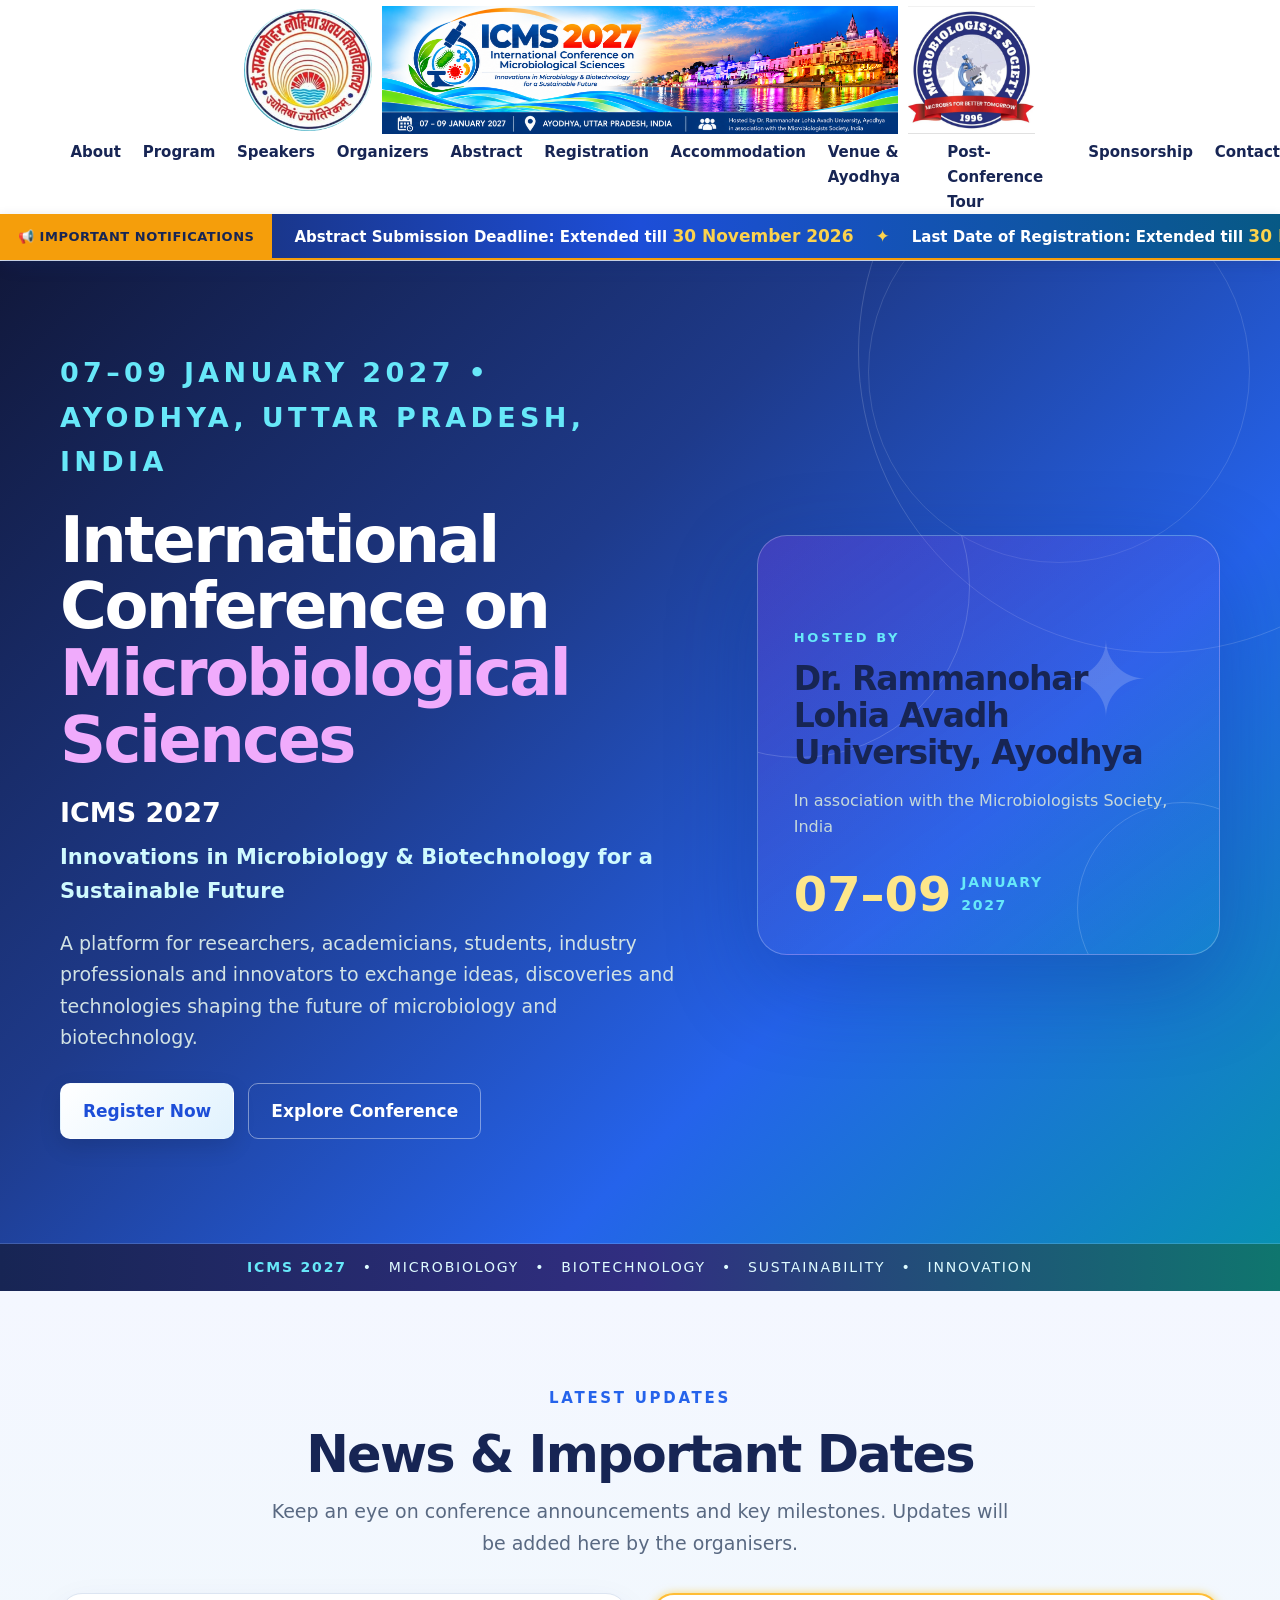
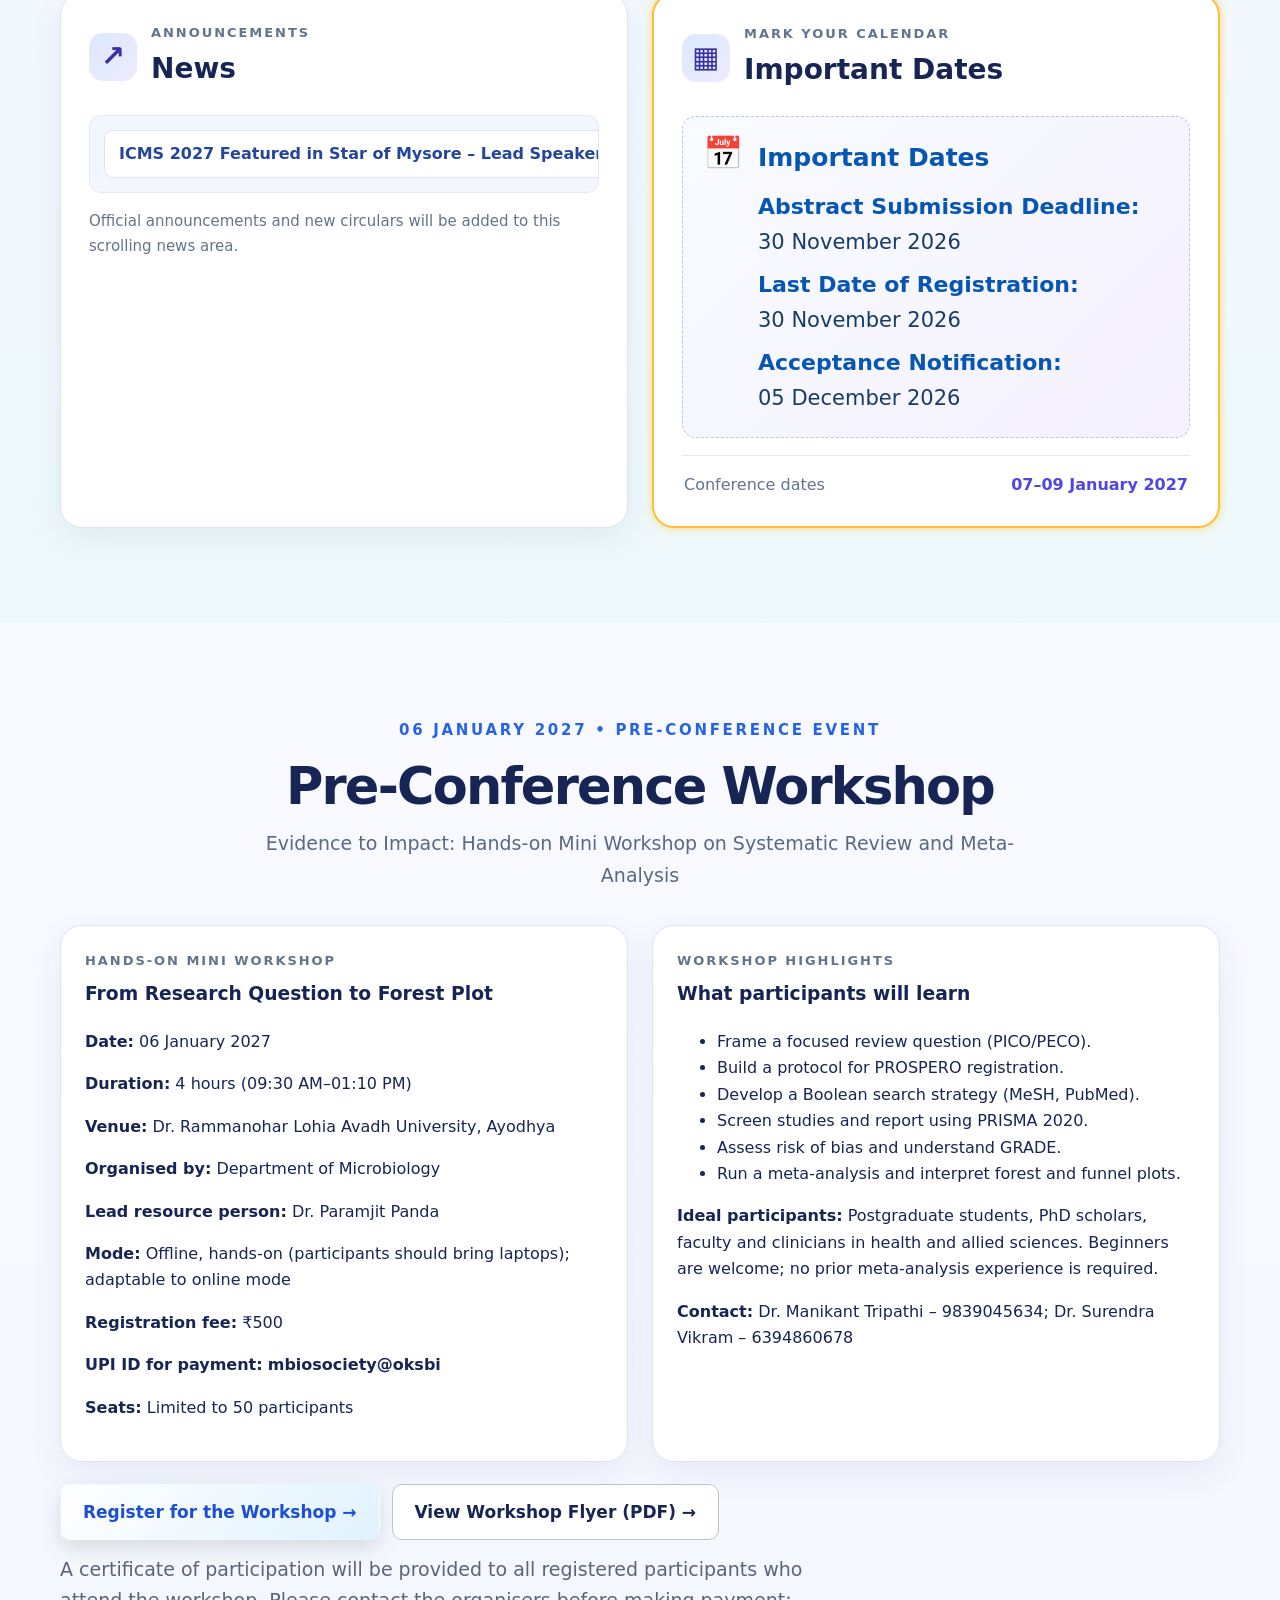
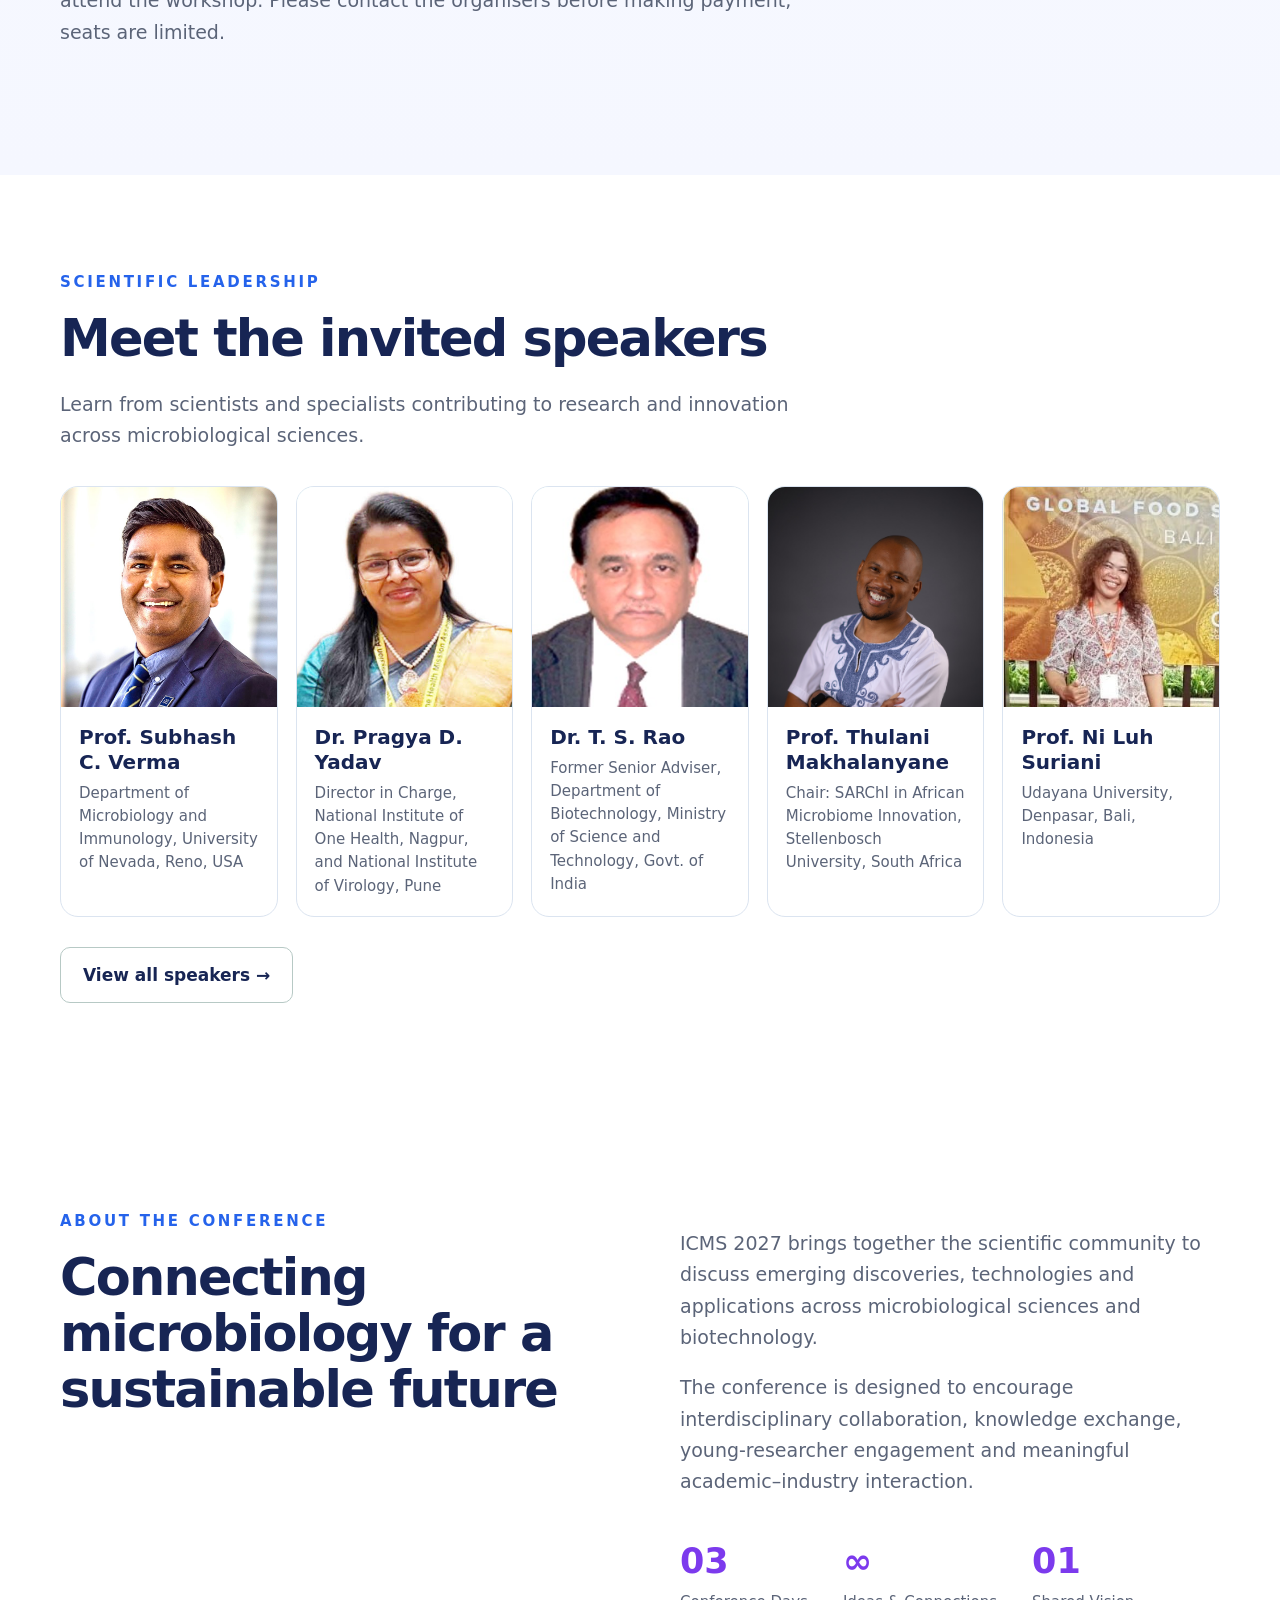
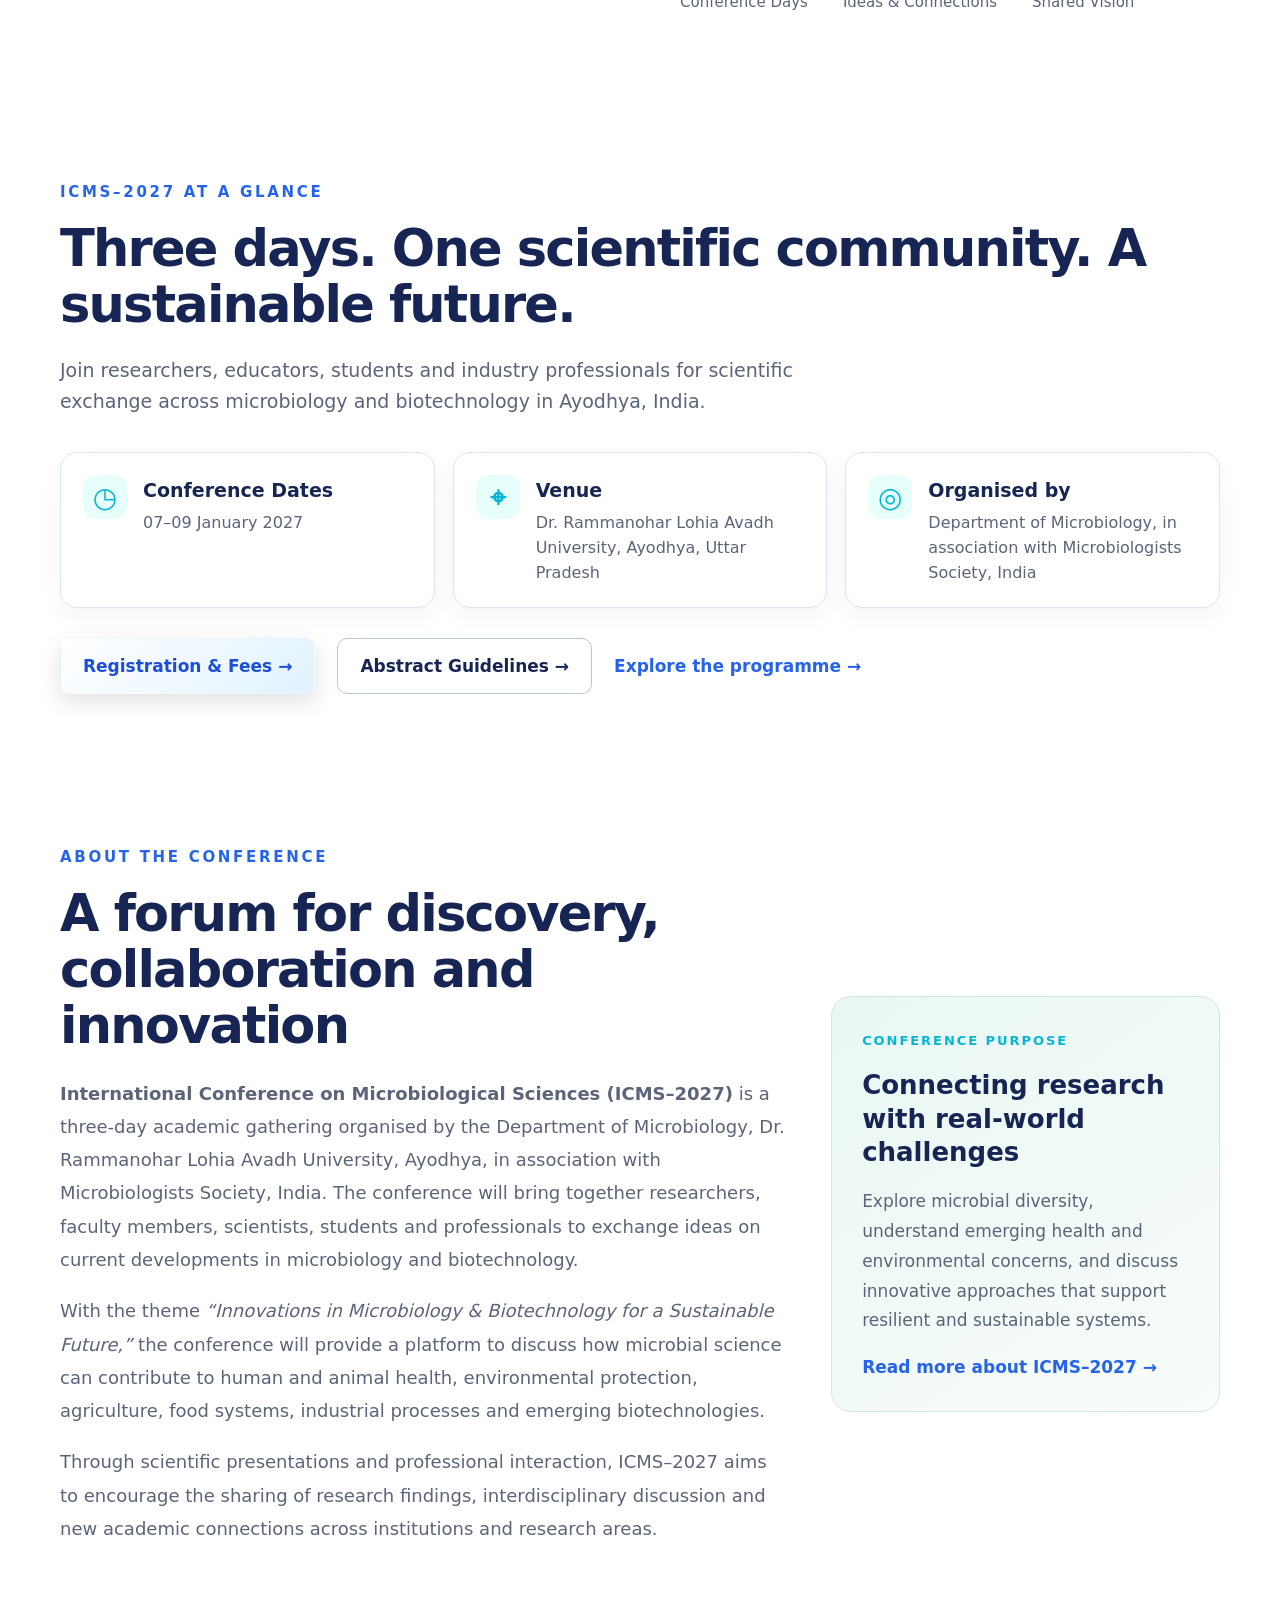
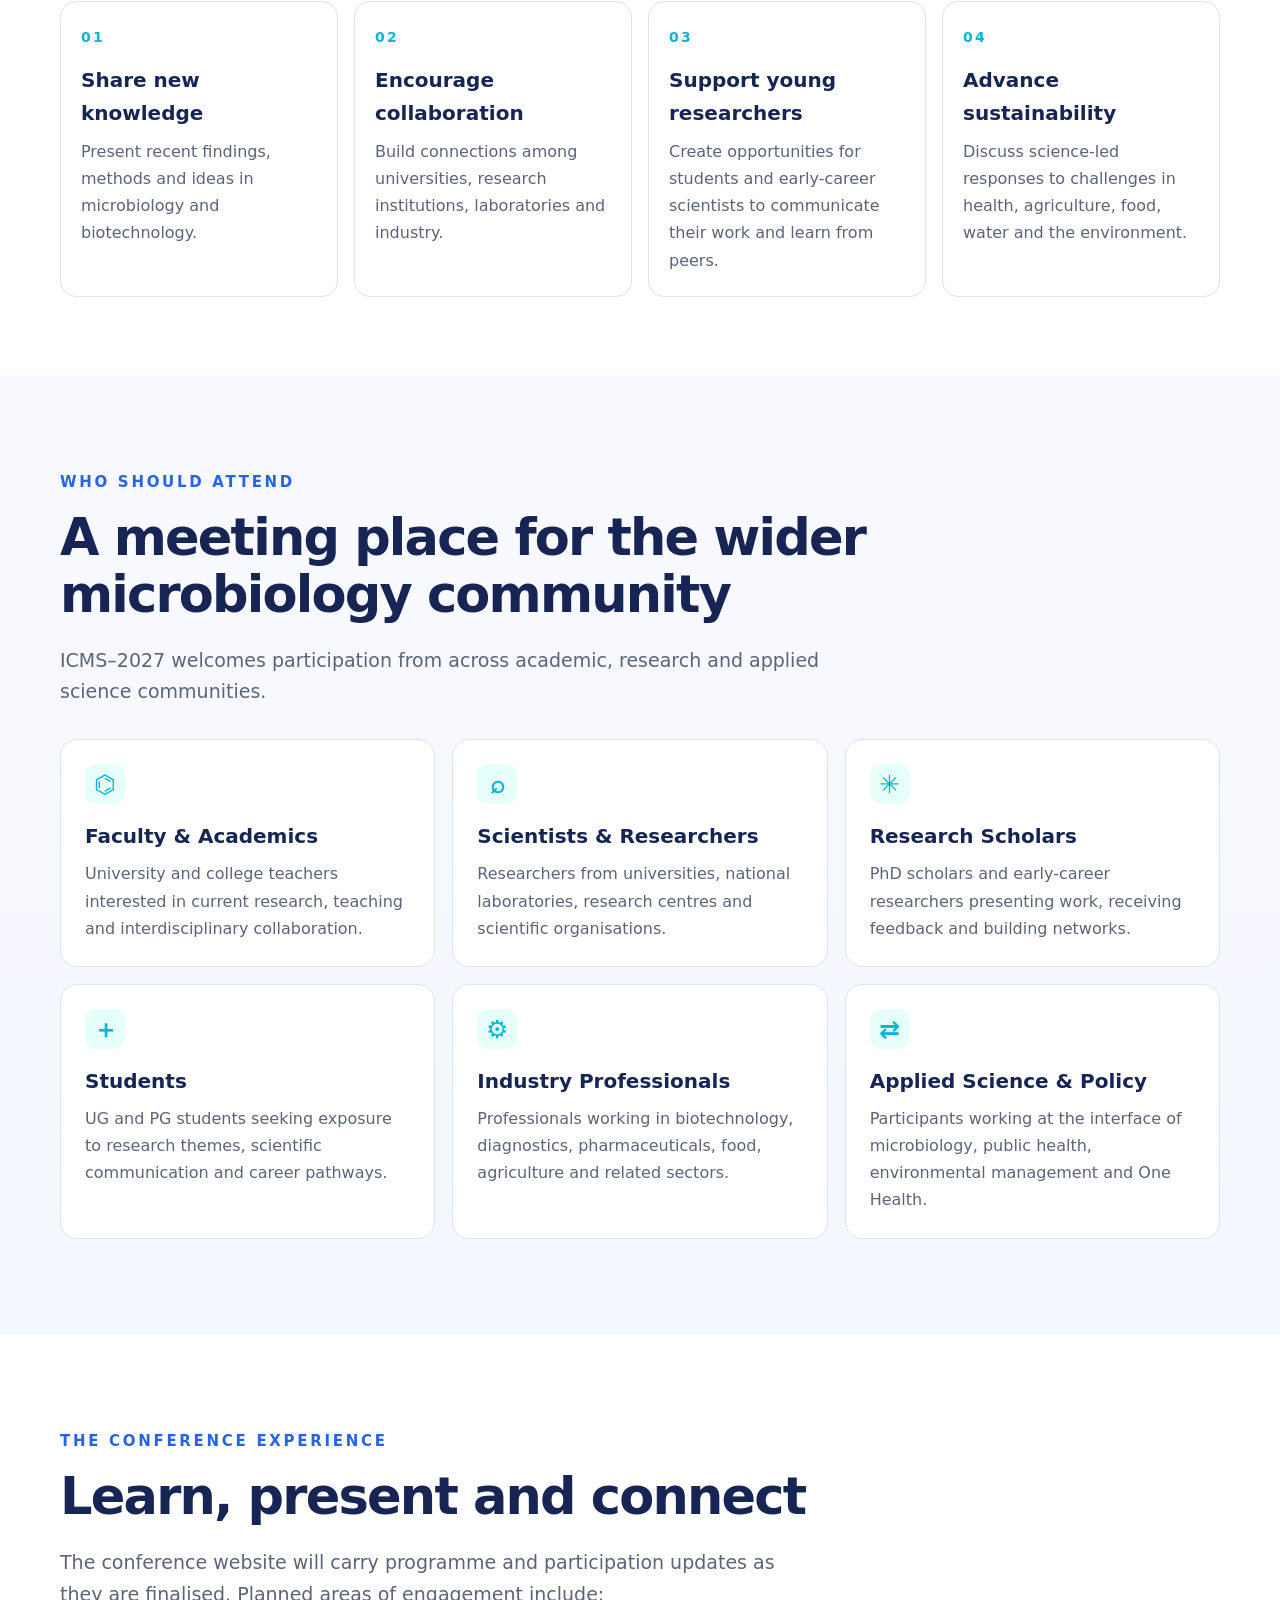
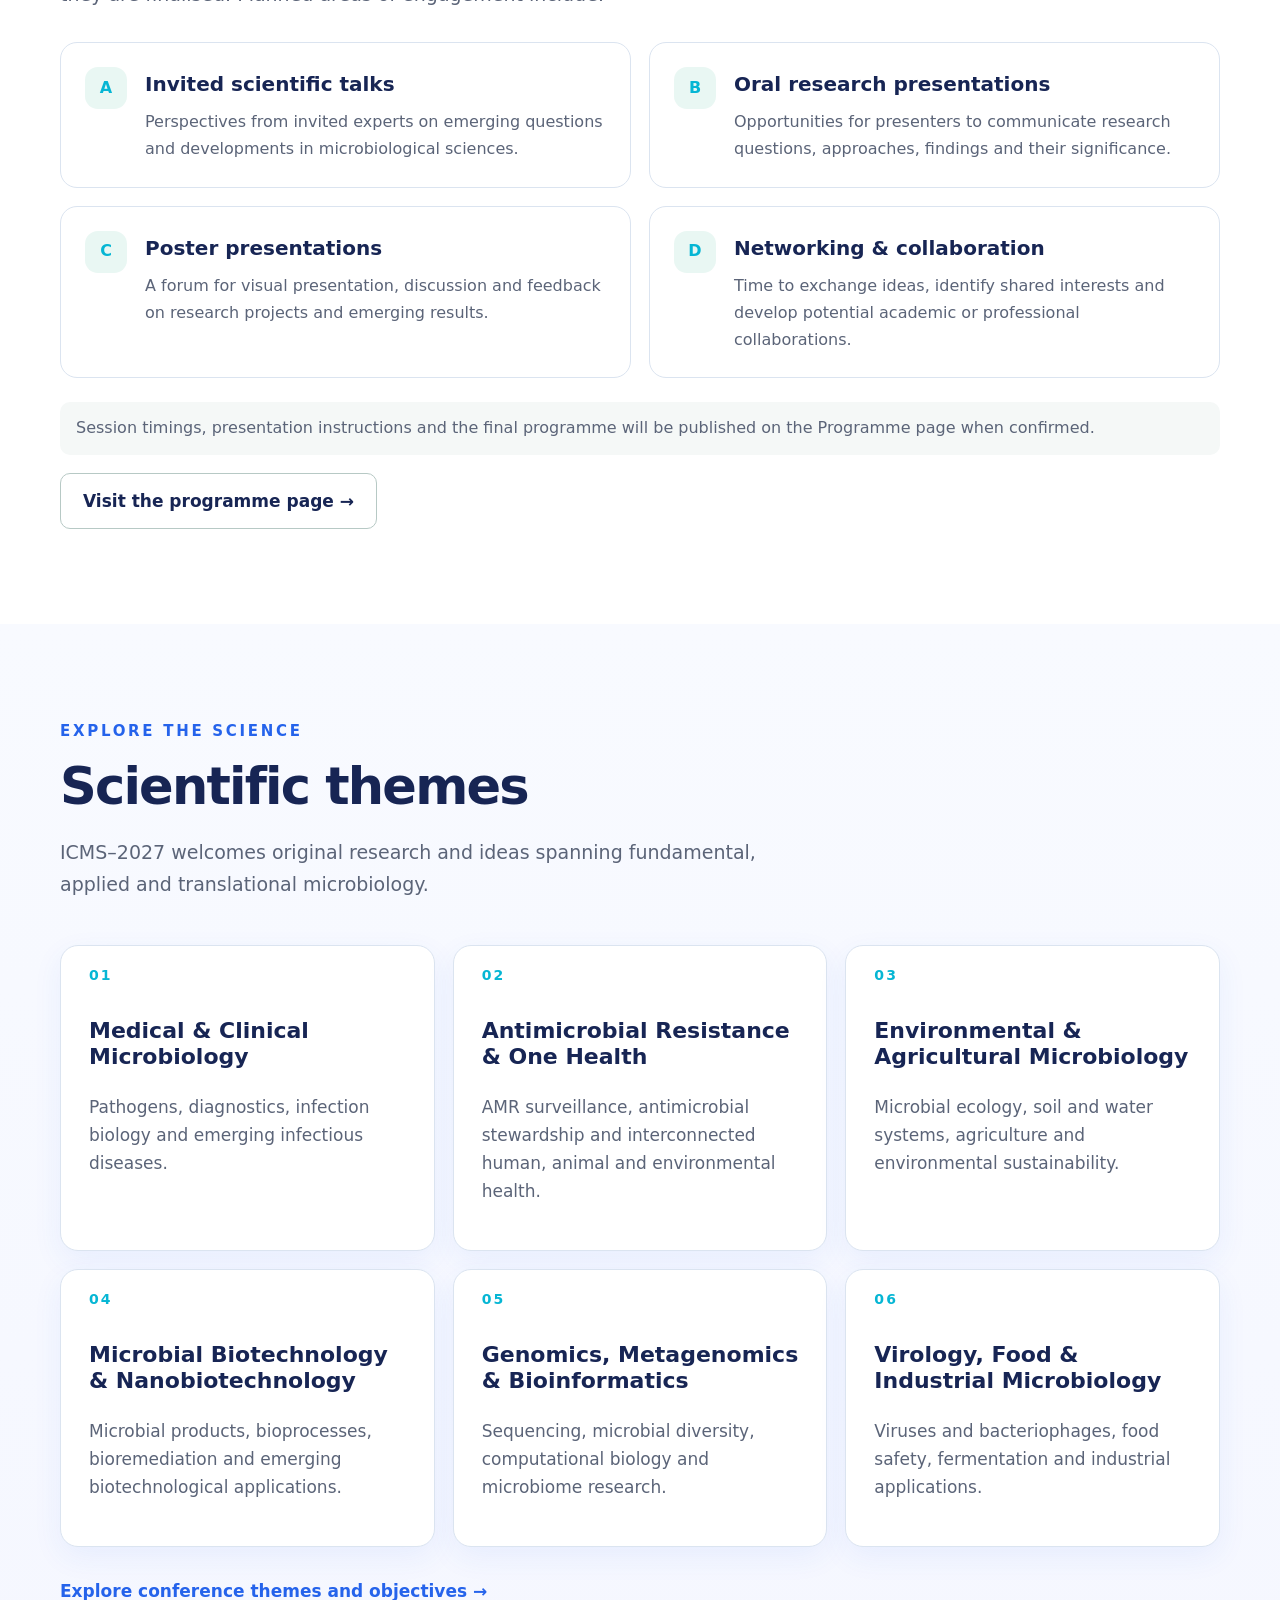
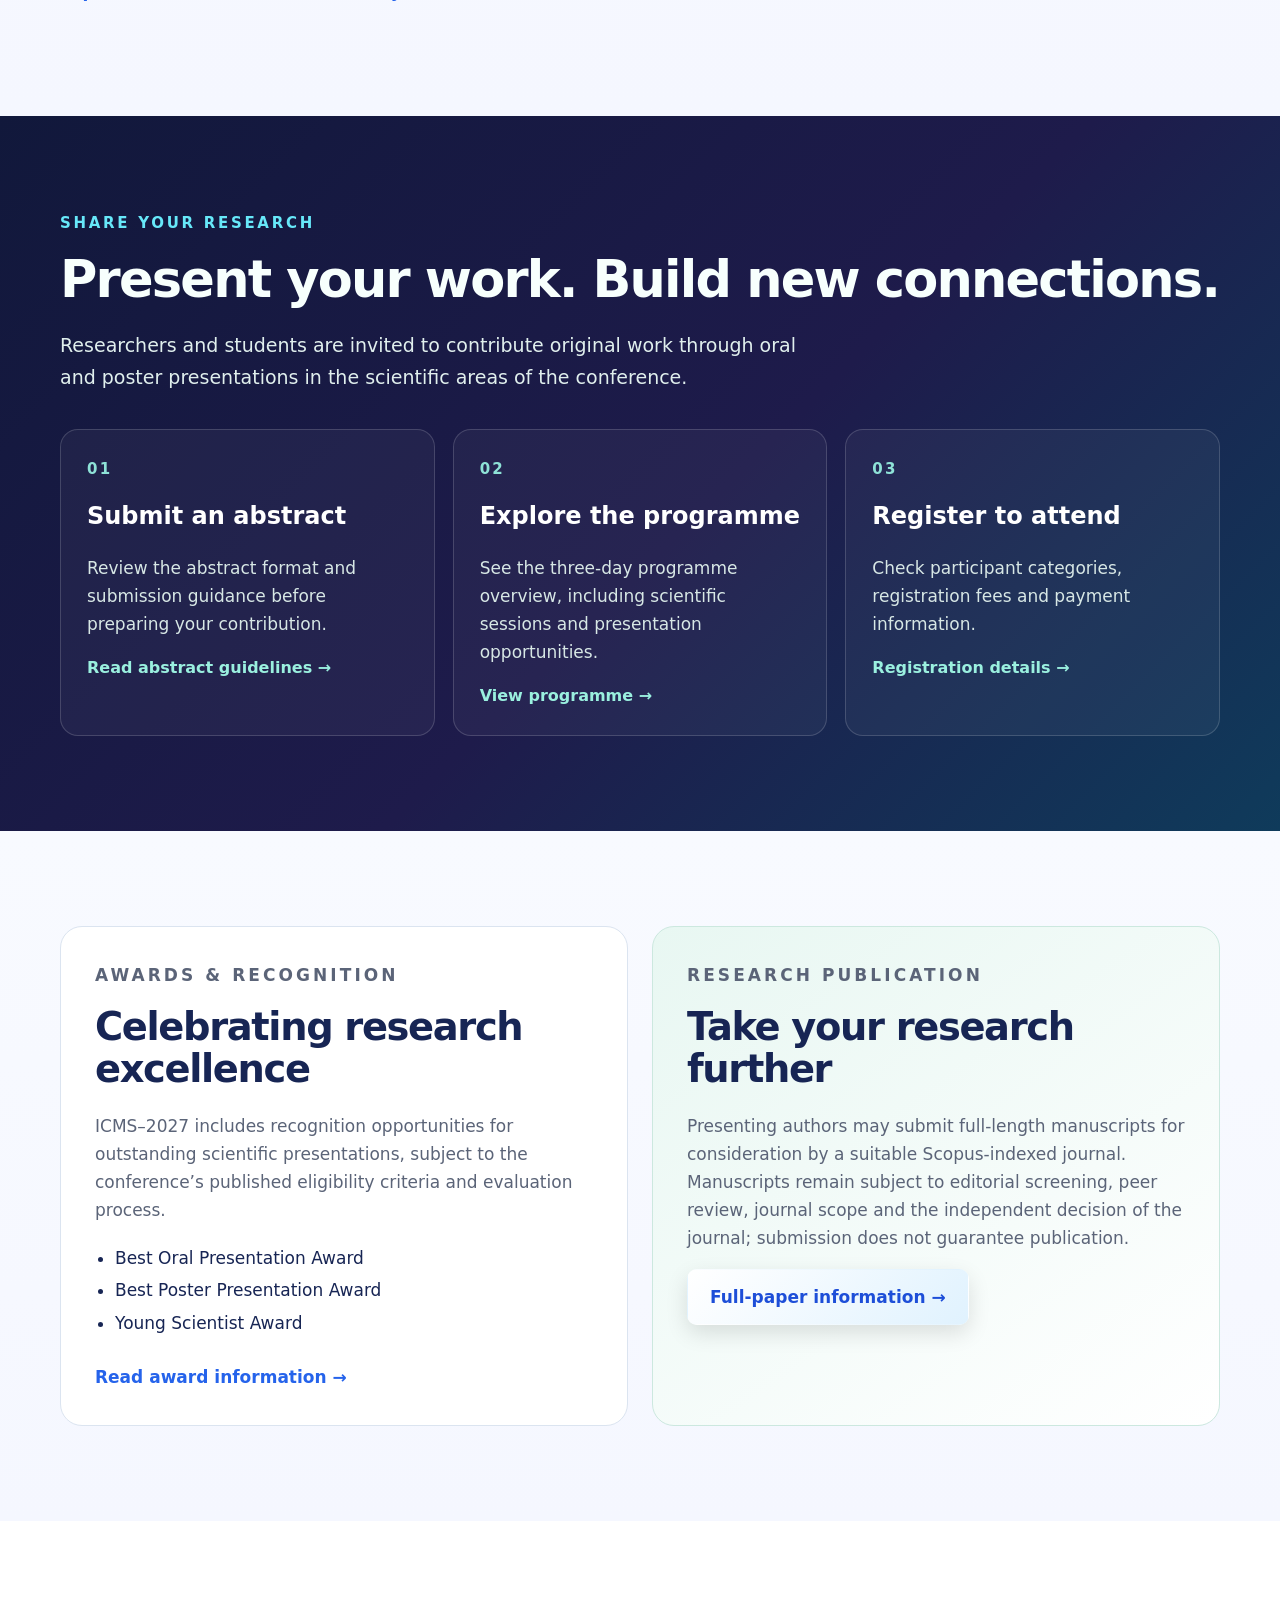
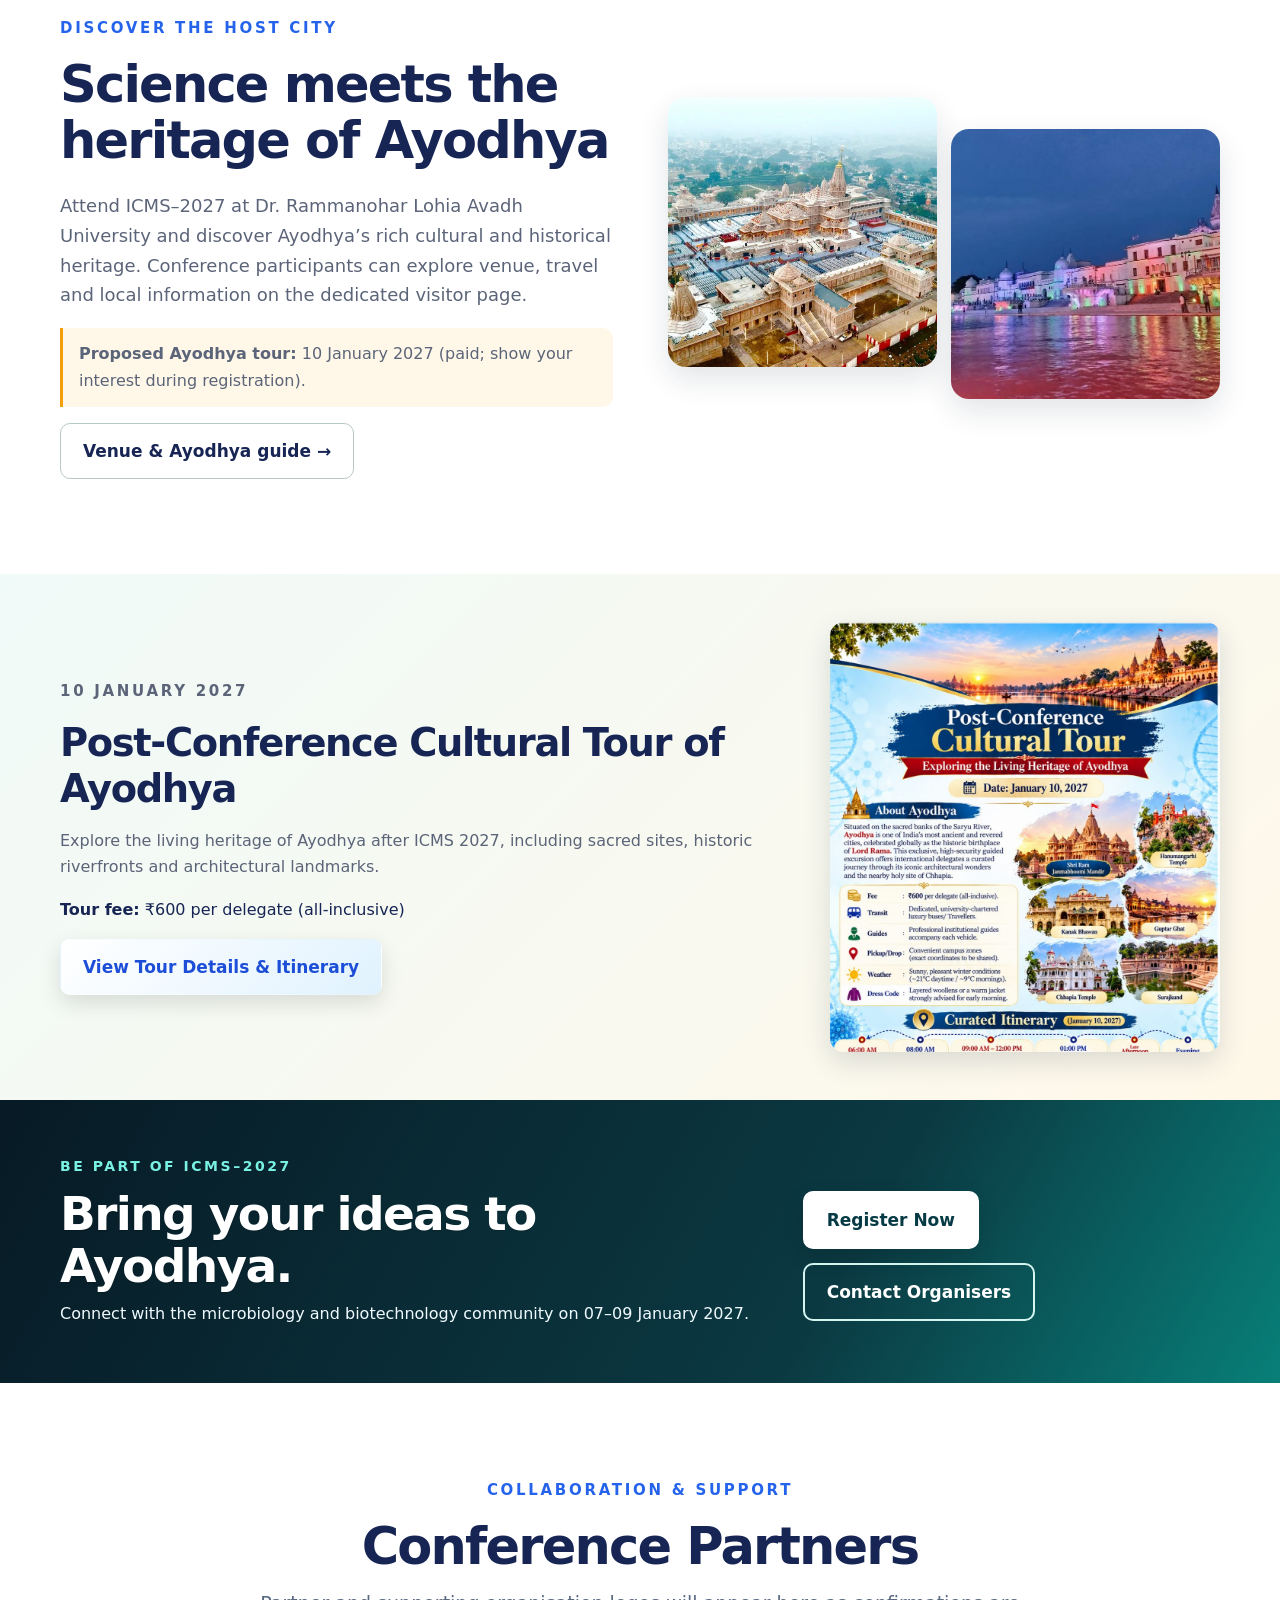
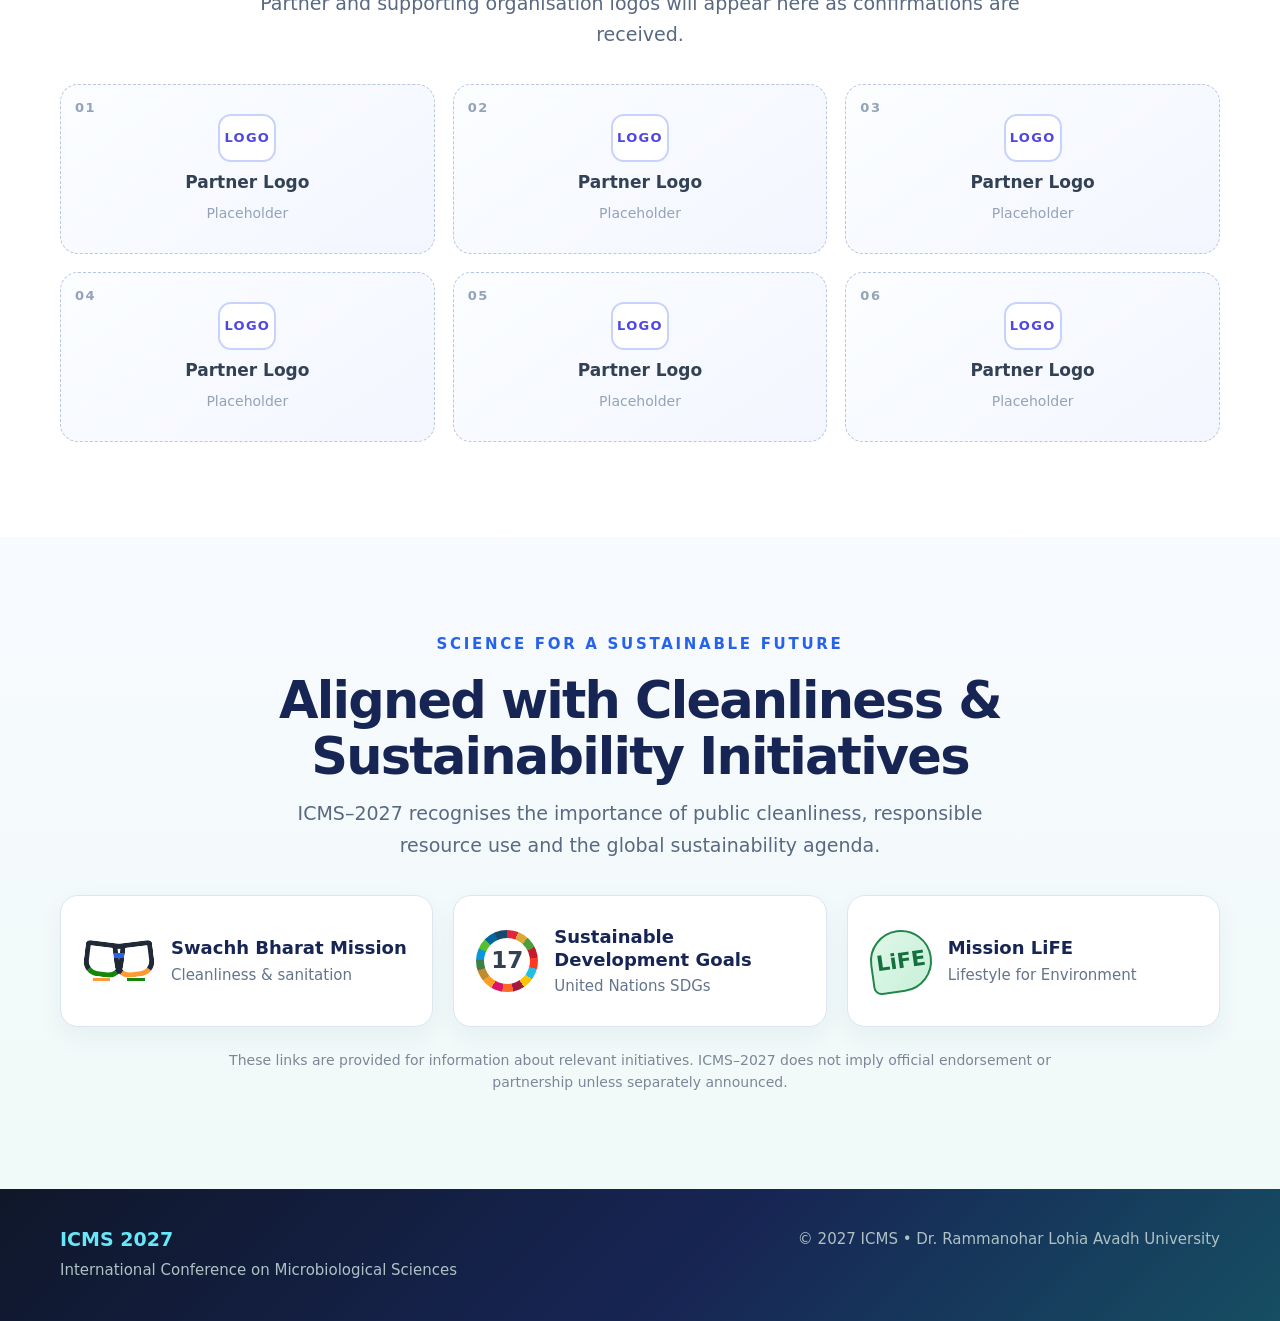
<file: index.html>
<!DOCTYPE html>
<html lang="en">
<head>
  <meta charset="UTF-8">
  <meta name="viewport" content="width=device-width, initial-scale=1.0">
  <meta name="description" content="ICMS 2027 - International Conference on Microbiological Sciences, Dr. Rammanohar Lohia Avadh University, Ayodhya.">
  <title>Home | ICMS 2027</title>
  <link rel="stylesheet" href="style.css">
</head>
<body class="home-page">
<header class="site-header icms-banner-site-header">
  <div class="icms-banner-header-row">
    <a class="icms-side-logo university-side-logo" href="https://www.rmlau.ac.in/" aria-label="Dr. Rammanohar Lohia Avadh University website">
      <img src="images/university-logo.png" alt="Dr. Rammanohar Lohia Avadh University logo">
    </a>
    <a class="icms-banner-link" href="index.html" aria-label="ICMS 2027 Home">
      <img class="icms-header-banner-image" src="images/icms2027-header.png" alt="ICMS 2027 — International Conference on Microbiological Sciences, 7–9 January 2027, Ayodhya">
    </a>
    <a class="icms-side-logo mbsi-side-logo" href="https://microbiologistsociety.org/" aria-label="Microbiologists Society, India website">
      <img src="images/mbsi-logo-transparent.png" alt="Microbiologists Society, India logo">
    </a>
  </div>
  <div class="nav-row">
    <button class="menu-toggle" aria-label="Open menu" aria-expanded="false">☰</button>
    <nav class="nav">
      <a href="index.html" class="active">Home</a>
      <a href="about.html">About</a>
      <a href="programme.html">Program</a>
      <a href="speakers.html">Speakers</a>
      <a href="organizers.html">Organizers</a>
      <a href="abstract.html">Abstract</a>
      <a href="registration.html">Registration</a>
      <a href="accommodation.html">Accommodation</a>
      <a href="venue.html">Venue &amp; Ayodhya</a>
      <a href="tour.html">Post-Conference Tour</a>
      <a href="sponsorship.html">Sponsorship</a>
      <a href="contact.html">Contact</a>
    </nav>
  </div>
<!-- ICMS 2027 Important Information Scrolling Strip -->
<div class="icms-info-strip" role="region"
     aria-label="Important conference announcements">
  <div class="icms-info-label">📢 IMPORTANT NOTIFICATIONS</div>

  <div class="icms-info-window">
    <div class="icms-info-track">
      <a href="abstract.html">
        Abstract Submission Deadline: Extended till
        <span class="blinking-text">30 November 2026</span>
        
      </a>
      <span>✦</span>

      <a href="registration.html">
        Last Date of Registration: Extended till 
        <span class="blinking-text">30 November 2026</span>
      </a>
      <span>✦</span>

      <a href="abstract.html">
        Acceptance Notification: 05 December 2026
      </a>
      <span>✦</span>

      <a href="speakers.html">
        Explore the Invited Speakers
      </a>
      <span>✦</span>

      <a href="registration.html">
        Register for ICMS–2027
      </a>
      <span>✦</span>

      <a href="tour.html">Post-Conference Tour</a>
      <a href="venue.html">
        Conference: 07–09 January 2027 | Ayodhya, India
      </a>
      <span>✦</span>

      <!-- Duplicate items for continuous scrolling -->
      <a href="abstract.html" aria-hidden="true" tabindex="-1">
        Abstract Submission Deadline: 30 November 2026
      </a>
      <span aria-hidden="true">✦</span>

      <a href="registration.html" aria-hidden="true" tabindex="-1">
        Last Date of Registration: 30 November 2026
      </a>
      <span aria-hidden="true">✦</span>

      <a href="abstract.html" aria-hidden="true" tabindex="-1">
        Acceptance Notification: 05 December 2026
      </a>
      <span aria-hidden="true">✦</span>
    </div>
  </div>
</div>
</header>
<main>
<section class="hero">
<div class="hero-glow"></div>
<div class="container hero-grid">
<div class="hero-copy">
<p class="eyebrow">07–09 JANUARY 2027 • AYODHYA, UTTAR PRADESH, INDIA</p>
<h1>International Conference on <span>Microbiological Sciences</span></h1>
<p class="hero-subtitle">ICMS 2027</p>
<p class="theme">Innovations in Microbiology &amp; Biotechnology for a Sustainable Future</p>
<p class="lead">A platform for researchers, academicians, students, industry professionals and innovators to exchange ideas, discoveries and technologies shaping the future of microbiology and biotechnology.</p>
<div class="hero-actions">
<a class="btn btn-primary" href="registration.html">Register Now</a>
<a class="btn btn-ghost" href="programme.html">Explore Conference</a>
</div>
</div>
<div class="hero-card">
<div class="dna-orbit"></div>
<div class="microbe">✦</div>
<div class="hero-card-content">
<span>HOSTED BY</span>
<h2>Dr. Rammanohar Lohia Avadh University, Ayodhya</h2>
<p>In association with the Microbiologists Society, India</p>
<div class="date-badge"><b>07–09</b><span>JANUARY<br/>2027</span></div>
</div>
</div>
</div>
</section>
<section class="ticker">
<div class="container ticker-inner">
<strong>ICMS 2027</strong>
<span>•</span><span>Microbiology</span><span>•</span><span>Biotechnology</span><span>•</span><span>Sustainability</span><span>•</span><span>Innovation</span>
</div>
</section><section class="section section-soft icms-bottom-sections" id="news-dates">
  <div class="container">
    <div class="icms-bottom-heading">
      <p class="section-label">LATEST UPDATES</p>
      <h2>News &amp; Important Dates</h2>
      <p class="home-section-intro">Keep an eye on conference announcements and key milestones. Updates will be added here by the organisers.</p>
    </div>
    <div class="icms-news-date-grid">
      <article class="icms-update-card icms-news-card">
        <div class="icms-update-heading"><span class="icms-update-icon" aria-hidden="true">↗</span><div><p class="icms-mini-label">ANNOUNCEMENTS</p><h3>News</h3></div></div>
        <div class="icms-news-window" aria-label="Scrolling conference news links">
          <div class="icms-news-track">
           <a href="https://starofmysore.com/invited-as-lead-speaker-at-intl-conference/"
   target="_blank"
   rel="noopener noreferrer">
   ICMS 2027 Featured in Star of Mysore – Lead Speaker Invitation →
</a>              <a href="abstract.html">Abstract submission guidelines →</a>
            <a href="registration.html">Registration and fee details →</a>
            <a href="speakers.html">Invited speakers →</a>
            <a href="programme.html">Conference programme →</a>
            <a href="accommodation.html">Accommodation information →</a>
            <a href="tour.html">Post-Conference Tour</a>
      <a href="venue.html">Venue and Ayodhya guide →</a>
            <a href="abstract.html">Full-length research paper information →</a>
            <a href="abstract.html" aria-hidden="true" tabindex="-1">Abstract submission guidelines →</a>
            <a href="registration.html" aria-hidden="true" tabindex="-1">Registration and fee details →</a>
            <a href="speakers.html" aria-hidden="true" tabindex="-1">Invited speakers →</a>
            <a href="programme.html" aria-hidden="true" tabindex="-1">Conference programme →</a>
            <a href="accommodation.html" aria-hidden="true" tabindex="-1">Accommodation information →</a>
            <a href="tour.html">Post-Conference Tour</a>
      <a href="venue.html" aria-hidden="true" tabindex="-1">Venue and Ayodhya guide →</a>
            <a href="abstract.html" aria-hidden="true" tabindex="-1">Full-length research paper information →</a>
          
          </div>
        </div>
        <p class="icms-update-note">Official announcements and new circulars will be added to this scrolling news area.</p>
      </article>
<article class="icms-update-card icms-dates-card dates-glow">
        <div class="icms-update-heading"><span class="icms-update-icon" aria-hidden="true">▦</span><div><p class="icms-mini-label">MARK YOUR CALENDAR</p><h3>Important Dates</h3></div></div>
        <div class="icms-date-placeholder">
          <span class="icms-date-symbol" aria-hidden="true">📅</span>
<div>
  <strong>Important Dates</strong>
  <p><strong>Abstract Submission Deadline:</strong> 30 November 2026</p>
  <p><strong>Last Date of Registration:</strong> 30 November 2026</p>
  <p><strong>Acceptance Notification:</strong> 05 December 2026</p>
</div>
</div>
        <div class="icms-date-known"><span>Conference dates</span><strong>07–09 January 2027</strong></div>
      </article>
    </div>
  </div>
</section>

<!-- Pre-Conference Workshop: added after News & Important Dates -->
<section class="section section-soft" id="preconference-workshop">
  <div class="container">
    <div class="icms-bottom-heading">
      <p class="section-label">06 JANUARY 2027 • PRE-CONFERENCE EVENT</p>
      <h2>Pre-Conference Workshop</h2>
      <p class="home-section-intro">Evidence to Impact: Hands-on Mini Workshop on Systematic Review and Meta-Analysis</p>
    </div>
    <div style="display:grid;grid-template-columns:repeat(auto-fit,minmax(min(100%,280px),1fr));gap:24px;align-items:stretch;">
      <article class="icms-update-card" style="padding:24px;">
        <p class="icms-mini-label">HANDS-ON MINI WORKSHOP</p>
        <h3 style="margin-top:8px;">From Research Question to Forest Plot</h3>
        <p><strong>Date:</strong> 06 January 2027</p>
        <p><strong>Duration:</strong> 4 hours (09:30 AM–01:10 PM)</p>
        <p><strong>Venue:</strong> Dr. Rammanohar Lohia Avadh University, Ayodhya</p>
        <p><strong>Organised by:</strong> Department of Microbiology</p>
        <p><strong>Lead resource person:</strong> Dr. Paramjit Panda</p>
        <p><strong>Mode:</strong> Offline, hands-on (participants should bring laptops); adaptable to online mode</p>
        <p><strong>Registration fee:</strong> ₹500</p>
        <p><strong>UPI ID for payment:</strong> <span style="font-weight:700;user-select:all;">mbiosociety@oksbi</span></p>
        <p><strong>Seats:</strong> Limited to 50 participants</p>
      </article>
      <article class="icms-update-card" style="padding:24px;">
        <p class="icms-mini-label">WORKSHOP HIGHLIGHTS</p>
        <h3 style="margin-top:8px;">What participants will learn</h3>
        <ul>
          <li>Frame a focused review question (PICO/PECO).</li>
          <li>Build a protocol for PROSPERO registration.</li>
          <li>Develop a Boolean search strategy (MeSH, PubMed).</li>
          <li>Screen studies and report using PRISMA 2020.</li>
          <li>Assess risk of bias and understand GRADE.</li>
          <li>Run a meta-analysis and interpret forest and funnel plots.</li>
        </ul>
        <p><strong>Ideal participants:</strong> Postgraduate students, PhD scholars, faculty and clinicians in health and allied sciences. Beginners are welcome; no prior meta-analysis experience is required.</p>
        <p><strong>Contact:</strong> Dr. Manikant Tripathi – 9839045634; Dr. Surendra Vikram – 6394860678</p>
      </article>
    </div>
    <div style="display:flex;flex-wrap:wrap;gap:12px;margin-top:22px;align-items:center;">
      <a class="btn btn-primary" href="https://forms.gle/Uj4j4YWQyYw7t2gZ8" target="_blank" rel="noopener noreferrer">Register for the Workshop →</a>
      <a class="btn btn-outline-dark" href="ICMS_2027_Preconference_Workshop_Flyer.pdf" target="_blank" rel="noopener noreferrer">View Workshop Flyer (PDF) →</a>
    </div>
    <p class="home-section-intro" style="margin-top:14px;">A certificate of participation will be provided to all registered participants who attend the workshop. Please contact the organisers before making payment; seats are limited.</p>
  </div>
</section>

<section class="section" id="featured-speakers">
  <div class="container">
    <p class="section-label">SCIENTIFIC LEADERSHIP</p>
    <h2>Meet the invited speakers</h2>
    <p class="home-section-intro">Learn from scientists and specialists contributing to research and innovation across microbiological sciences.</p>
    <div class="home-featured-speakers">
      <article class="home-speaker-card">
        <img src="images/speakers/subhash.jpeg" alt="Prof. Subhash C. Verma" loading="lazy">
        <div><h3>Prof. Subhash C. Verma</h3><p>Department of Microbiology and Immunology, University of Nevada, Reno, USA</p></div>
      </article>
      <article class="home-speaker-card">
        <img src="images/speakers/pragya.jpeg" alt="Dr. Pragya D. Yadav" loading="lazy">
        <div><h3>Dr. Pragya D. Yadav</h3><p>Director in Charge, National Institute of One Health, Nagpur, and National Institute of Virology, Pune</p></div>
      </article>
      <article class="home-speaker-card">
        <img src="images/speakers/tsrao.jpg" alt="Dr. T. S. Rao" loading="lazy">
        <div><h3>Dr. T. S. Rao</h3><p>Former Senior Adviser, Department of Biotechnology, Ministry of Science and Technology, Govt. of India</p></div>
      </article>
      <article class="home-speaker-card">
        <img src="images/speakers/Thulani.jpeg" alt="Prof. Thulani Makhalanyane" loading="lazy">
        <div><h3>Prof. Thulani Makhalanyane</h3><p>Chair: SARChI in African Microbiome Innovation, Stellenbosch University, South Africa</p></div>
      </article>
    
      <article class="home-speaker-card">
        <img src="images/speakers/Ni Lu Suriani.jpeg" alt="Prof. Ni Luh Suriani" loading="lazy">
        <div><h3>Prof. Ni Luh Suriani</h3><p>Udayana University, Denpasar, Bali, Indonesia</p></div>
      </article>
    </div>
    <p class="home-section-link"><a class="btn btn-outline-dark" href="speakers.html">View all speakers →</a></p>
  </div>
</section>

<section class="section" id="about">
<div class="container two-col">
<div>
<p class="section-label">ABOUT THE CONFERENCE</p>
<h2>Connecting microbiology for a sustainable future</h2>
</div>
<div class="section-text">
<p>ICMS 2027 brings together the scientific community to discuss emerging discoveries, technologies and applications across microbiological sciences and biotechnology.</p>
<p>The conference is designed to encourage interdisciplinary collaboration, knowledge exchange, young-researcher engagement and meaningful academic–industry interaction.</p>
<div class="stats">
<div><b>03</b><span>Conference Days</span></div>
<div><b>∞</b><span>Ideas &amp; Connections</span></div>
<div><b>01</b><span>Shared Vision</span></div>
</div>
</div>
</div>
</section>

<section class="section home-glance" id="conference-highlights">
  <div class="container">
    <p class="section-label">ICMS–2027 AT A GLANCE</p>
    <h2>Three days. One scientific community. A sustainable future.</h2>
    <p class="home-section-intro">Join researchers, educators, students and industry professionals for scientific exchange across microbiology and biotechnology in Ayodhya, India.</p>
    <div class="home-glance-grid">
      <article class="home-glance-card"><span class="home-icon">◷</span><div><h3>Conference Dates</h3><p>07–09 January 2027</p></div></article>
      <article class="home-glance-card"><span class="home-icon">⌖</span><div><h3>Venue</h3><p>Dr. Rammanohar Lohia Avadh University, Ayodhya, Uttar Pradesh</p></div></article>
      <article class="home-glance-card"><span class="home-icon">◎</span><div><h3>Organised by</h3><p>Department of Microbiology, in association with Microbiologists Society, India</p></div></article>
    </div>
    <div class="home-quick-actions">
      <a class="btn btn-primary" href="registration.html">Registration &amp; Fees <span aria-hidden="true">→</span></a>
      <a class="btn btn-outline-dark" href="abstract.html">Abstract Guidelines <span aria-hidden="true">→</span></a>
      <a class="text-link" href="programme.html">Explore the programme →</a>
    </div>
  </div>
</section>


<section class="section home-conference-overview" id="about-icms">
  <div class="container">
    <div class="home-overview-layout">
      <div class="home-overview-main">
        <p class="section-label">ABOUT THE CONFERENCE</p>
        <h2>A forum for discovery, collaboration and innovation</h2>
        <p><strong>International Conference on Microbiological Sciences (ICMS–2027)</strong> is a three-day academic gathering organised by the Department of Microbiology, Dr. Rammanohar Lohia Avadh University, Ayodhya, in association with Microbiologists Society, India. The conference will bring together researchers, faculty members, scientists, students and professionals to exchange ideas on current developments in microbiology and biotechnology.</p>
        <p>With the theme <em>“Innovations in Microbiology &amp; Biotechnology for a Sustainable Future,”</em> the conference will provide a platform to discuss how microbial science can contribute to human and animal health, environmental protection, agriculture, food systems, industrial processes and emerging biotechnologies.</p>
        <p>Through scientific presentations and professional interaction, ICMS–2027 aims to encourage the sharing of research findings, interdisciplinary discussion and new academic connections across institutions and research areas.</p>
      </div>
      <aside class="home-overview-aside">
        <span class="home-aside-kicker">CONFERENCE PURPOSE</span>
        <h3>Connecting research with real-world challenges</h3>
        <p>Explore microbial diversity, understand emerging health and environmental concerns, and discuss innovative approaches that support resilient and sustainable systems.</p>
        <a class="text-link" href="about.html">Read more about ICMS–2027 →</a>
      </aside>
    </div>
    <div class="home-objectives-grid">
      <article><span>01</span><h3>Share new knowledge</h3><p>Present recent findings, methods and ideas in microbiology and biotechnology.</p></article>
      <article><span>02</span><h3>Encourage collaboration</h3><p>Build connections among universities, research institutions, laboratories and industry.</p></article>
      <article><span>03</span><h3>Support young researchers</h3><p>Create opportunities for students and early-career scientists to communicate their work and learn from peers.</p></article>
      <article><span>04</span><h3>Advance sustainability</h3><p>Discuss science-led responses to challenges in health, agriculture, food, water and the environment.</p></article>
    </div>
  </div>
</section>

<section class="section section-soft home-attendance" id="who-should-attend">
  <div class="container">
    <p class="section-label">WHO SHOULD ATTEND</p>
    <h2>A meeting place for the wider microbiology community</h2>
    <p class="home-section-intro">ICMS–2027 welcomes participation from across academic, research and applied science communities.</p>
    <div class="home-attendance-grid">
      <article><span class="home-attendance-icon">⌬</span><h3>Faculty &amp; Academics</h3><p>University and college teachers interested in current research, teaching and interdisciplinary collaboration.</p></article>
      <article><span class="home-attendance-icon">⌕</span><h3>Scientists &amp; Researchers</h3><p>Researchers from universities, national laboratories, research centres and scientific organisations.</p></article>
      <article><span class="home-attendance-icon">✳</span><h3>Research Scholars</h3><p>PhD scholars and early-career researchers presenting work, receiving feedback and building networks.</p></article>
      <article><span class="home-attendance-icon">＋</span><h3>Students</h3><p>UG and PG students seeking exposure to research themes, scientific communication and career pathways.</p></article>
      <article><span class="home-attendance-icon">⚙</span><h3>Industry Professionals</h3><p>Professionals working in biotechnology, diagnostics, pharmaceuticals, food, agriculture and related sectors.</p></article>
      <article><span class="home-attendance-icon">⇄</span><h3>Applied Science &amp; Policy</h3><p>Participants working at the interface of microbiology, public health, environmental management and One Health.</p></article>
    </div>
  </div>
</section>

<section class="section home-format" id="conference-experience">
  <div class="container">
    <p class="section-label">THE CONFERENCE EXPERIENCE</p>
    <h2>Learn, present and connect</h2>
    <p class="home-section-intro">The conference website will carry programme and participation updates as they are finalised. Planned areas of engagement include:</p>
    <div class="home-format-grid">
      <article><div class="home-format-number">A</div><div><h3>Invited scientific talks</h3><p>Perspectives from invited experts on emerging questions and developments in microbiological sciences.</p></div></article>
      <article><div class="home-format-number">B</div><div><h3>Oral research presentations</h3><p>Opportunities for presenters to communicate research questions, approaches, findings and their significance.</p></div></article>
      <article><div class="home-format-number">C</div><div><h3>Poster presentations</h3><p>A forum for visual presentation, discussion and feedback on research projects and emerging results.</p></div></article>
      <article><div class="home-format-number">D</div><div><h3>Networking &amp; collaboration</h3><p>Time to exchange ideas, identify shared interests and develop potential academic or professional collaborations.</p></div></article>
    </div>
    <p class="home-format-note">Session timings, presentation instructions and the final programme will be published on the Programme page when confirmed.</p>
    <a class="btn btn-outline-dark" href="programme.html">Visit the programme page →</a>
  </div>
</section>

<section class="section section-soft" id="scientific-themes">
  <div class="container">
    <p class="section-label">EXPLORE THE SCIENCE</p>
    <h2>Scientific themes</h2>
    <p class="home-section-intro">ICMS–2027 welcomes original research and ideas spanning fundamental, applied and translational microbiology.</p>
    <div class="cards home-theme-cards">
      <article class="card"><span class="home-card-number">01</span><h3>Medical &amp; Clinical Microbiology</h3><p>Pathogens, diagnostics, infection biology and emerging infectious diseases.</p></article>
      <article class="card"><span class="home-card-number">02</span><h3>Antimicrobial Resistance &amp; One Health</h3><p>AMR surveillance, antimicrobial stewardship and interconnected human, animal and environmental health.</p></article>
      <article class="card"><span class="home-card-number">03</span><h3>Environmental &amp; Agricultural Microbiology</h3><p>Microbial ecology, soil and water systems, agriculture and environmental sustainability.</p></article>
      <article class="card"><span class="home-card-number">04</span><h3>Microbial Biotechnology &amp; Nanobiotechnology</h3><p>Microbial products, bioprocesses, bioremediation and emerging biotechnological applications.</p></article>
      <article class="card"><span class="home-card-number">05</span><h3>Genomics, Metagenomics &amp; Bioinformatics</h3><p>Sequencing, microbial diversity, computational biology and microbiome research.</p></article>
      <article class="card"><span class="home-card-number">06</span><h3>Virology, Food &amp; Industrial Microbiology</h3><p>Viruses and bacteriophages, food safety, fermentation and industrial applications.</p></article>
    </div>
    <p class="home-section-link"><a class="text-link" href="about.html">Explore conference themes and objectives →</a></p>
  </div>
</section>



<section class="section section-dark home-opportunities" id="participation">
  <div class="container">
    <p class="section-label light">SHARE YOUR RESEARCH</p>
    <h2>Present your work. Build new connections.</h2>
    <p class="home-section-intro">Researchers and students are invited to contribute original work through oral and poster presentations in the scientific areas of the conference.</p>
    <div class="home-opportunity-grid">
      <article><span>01</span><h3>Submit an abstract</h3><p>Review the abstract format and submission guidance before preparing your contribution.</p><a href="abstract.html">Read abstract guidelines →</a></article>
      <article><span>02</span><h3>Explore the programme</h3><p>See the three-day programme overview, including scientific sessions and presentation opportunities.</p><a href="programme.html">View programme →</a></article>
      <article><span>03</span><h3>Register to attend</h3><p>Check participant categories, registration fees and payment information.</p><a href="registration.html">Registration details →</a></article>
    </div>
  </div>
</section>

<section class="section section-soft" id="awards-publications">
  <div class="container home-two-feature">
    <article class="home-info-panel">
      <p class="section-label">AWARDS &amp; RECOGNITION</p>
      <h2>Celebrating research excellence</h2>
      <p>ICMS–2027 includes recognition opportunities for outstanding scientific presentations, subject to the conference’s published eligibility criteria and evaluation process.</p>
      <ul class="home-check-list"><li>Best Oral Presentation Award</li><li>Best Poster Presentation Award</li><li>Young Scientist Award</li></ul>
      <a class="text-link" href="abstract.html#conference-awards">Read award information →</a>
    </article>
    <article class="home-publication-panel">
      <p class="section-label">RESEARCH PUBLICATION</p>
      <h2>Take your research further</h2>
      <p>Presenting authors may submit full-length manuscripts for consideration by a suitable Scopus-indexed journal. Manuscripts remain subject to editorial screening, peer review, journal scope and the independent decision of the journal; submission does not guarantee publication.</p>
      <a class="btn btn-primary" href="abstract.html#full-paper-call">Full-paper information →</a>
    </article>
  </div>
</section>

<section class="section" id="discover-ayodhya">
  <div class="container home-ayodhya">
    <div class="home-ayodhya-copy">
      <p class="section-label">DISCOVER THE HOST CITY</p>
      <h2>Science meets the heritage of Ayodhya</h2>
      <p>Attend ICMS–2027 at Dr. Rammanohar Lohia Avadh University and discover Ayodhya’s rich cultural and historical heritage. Conference participants can explore venue, travel and local information on the dedicated visitor page.</p>
      <p class="home-tour-note"><strong>Proposed Ayodhya tour:</strong> 10 January 2027 (paid; show your interest during registration).</p>
      <a class="btn btn-outline-dark" href="venue.html">Venue &amp; Ayodhya guide →</a>
    </div>
    <div class="home-ayodhya-images">
      <img src="images/ayodhya/ram-mandir.jpeg" alt="Ram Mandir, Ayodhya" loading="lazy">
      <img src="images/ayodhya/ram-ki-paidi.jpeg" alt="Ram Ki Paidi, Ayodhya" loading="lazy">
    </div>
  </div>
</section>

<section class="section post-tour-promo"><div class="container post-tour-promo-grid">
<div><p class="section-label">10 JANUARY 2027</p><h2>Post-Conference Cultural Tour of Ayodhya</h2><p>Explore the living heritage of Ayodhya after ICMS 2027, including sacred sites, historic riverfronts and architectural landmarks.</p><p class="post-tour-fee"><strong>Tour fee:</strong> ₹600 per delegate (all-inclusive)</p><a class="btn btn-primary" href="tour.html">View Tour Details &amp; Itinerary</a></div>
<a href="tour.html" aria-label="View Post-Conference Tour details"><img src="images/post-conference-tour.jpeg" alt="Post-Conference Cultural Tour of Ayodhya on 10 January 2027"></a>
</div></section>

<section class="home-final-cta">
  <div class="container home-final-cta-inner">
    <div><p class="section-label light">BE PART OF ICMS–2027</p><h2>Bring your ideas to Ayodhya.</h2><p>Connect with the microbiology and biotechnology community on 07–09 January 2027.</p></div>
    <div class="hero-actions"><a class="btn btn-primary" href="registration.html">Register Now</a><a class="btn btn-ghost" href="contact.html">Contact Organisers</a></div>
  </div>
</section>




<section class="section icms-partners-section" id="conference-partners">
  <div class="container">
    <div class="icms-bottom-heading">
      <p class="section-label">COLLABORATION &amp; SUPPORT</p>
      <h2>Conference Partners</h2>
      <p class="home-section-intro">Partner and supporting organisation logos will appear here as confirmations are received.</p>
    </div>
    <div class="icms-partner-grid">
      <div class="icms-partner-placeholder"><span>01</span><div class="icms-partner-logo-mark">LOGO</div><strong>Partner Logo</strong><small>Placeholder</small></div>
      <div class="icms-partner-placeholder"><span>02</span><div class="icms-partner-logo-mark">LOGO</div><strong>Partner Logo</strong><small>Placeholder</small></div>
      <div class="icms-partner-placeholder"><span>03</span><div class="icms-partner-logo-mark">LOGO</div><strong>Partner Logo</strong><small>Placeholder</small></div>
      <div class="icms-partner-placeholder"><span>04</span><div class="icms-partner-logo-mark">LOGO</div><strong>Partner Logo</strong><small>Placeholder</small></div>
      <div class="icms-partner-placeholder"><span>05</span><div class="icms-partner-logo-mark">LOGO</div><strong>Partner Logo</strong><small>Placeholder</small></div>
      <div class="icms-partner-placeholder"><span>06</span><div class="icms-partner-logo-mark">LOGO</div><strong>Partner Logo</strong><small>Placeholder</small></div>
    </div>
  </div>
</section>

<section class="section section-soft icms-initiatives-section" id="national-global-initiatives">
  <div class="container">
    <div class="icms-bottom-heading">
      <p class="section-label">SCIENCE FOR A SUSTAINABLE FUTURE</p>
      <h2>Aligned with Cleanliness &amp; Sustainability Initiatives</h2>
      <p class="home-section-intro">ICMS–2027 recognises the importance of public cleanliness, responsible resource use and the global sustainability agenda.</p>
    </div>
    <div class="icms-initiative-grid">
      <a class="icms-initiative-card icms-swachh" href="https://www.presentations.gov.in/logos/swachh-bharat/" target="_blank" rel="noopener noreferrer">
        <div class="icms-swachh-symbol" aria-hidden="true"><span></span><span></span></div>
        <div><strong>Swachh Bharat Mission</strong><small>Cleanliness &amp; sanitation</small></div>
      </a>
      <a class="icms-initiative-card icms-sdg" href="https://www.un.org/sustainabledevelopment/" target="_blank" rel="noopener noreferrer">
        <div class="icms-sdg-wheel" aria-hidden="true"><span>17</span></div>
        <div><strong>Sustainable Development Goals</strong><small>United Nations SDGs</small></div>
      </a>
      <a class="icms-initiative-card icms-life" href="https://missionlife-moefcc.nic.in/" target="_blank" rel="noopener noreferrer">
        <div class="icms-life-symbol" aria-hidden="true">LiFE</div>
        <div><strong>Mission LiFE</strong><small>Lifestyle for Environment</small></div>
      </a>
    </div>
    <p class="icms-initiative-disclaimer">These links are provided for information about relevant initiatives. ICMS–2027 does not imply official endorsement or partnership unless separately announced.</p>
  </div>
</section>

</main>
<footer>
  <div class="container footer-inner">
    <div><strong>ICMS 2027</strong><p>International Conference on Microbiological Sciences</p></div>
    <p>© 2027 ICMS • Dr. Rammanohar Lohia Avadh University</p>
  </div>
</footer>
<script>
  const toggle = document.querySelector('.menu-toggle');
  const nav = document.querySelector('.nav');
  toggle.addEventListener('click', () => nav.classList.toggle('open'));
  document.querySelectorAll('.nav a').forEach(a => a.addEventListener('click', () => nav.classList.remove('open')));
</script>
</body>
</html>
</file>
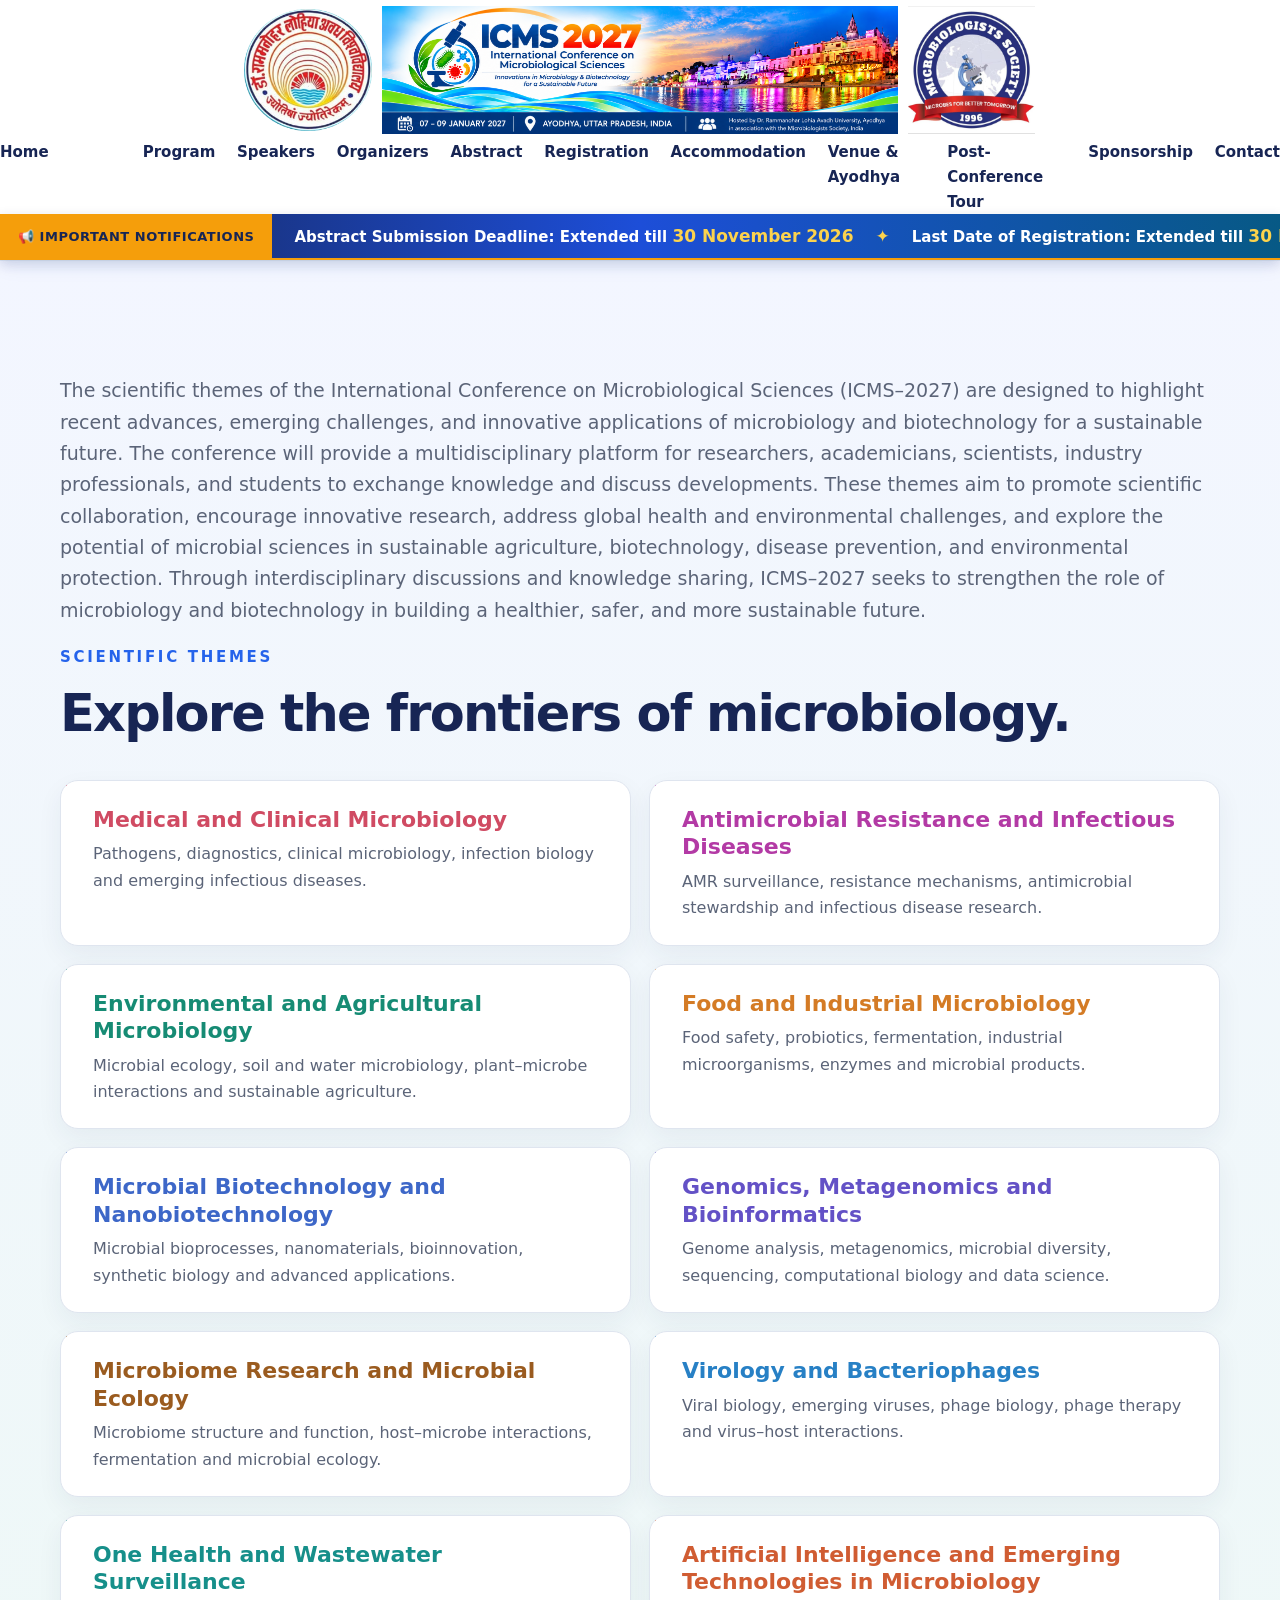
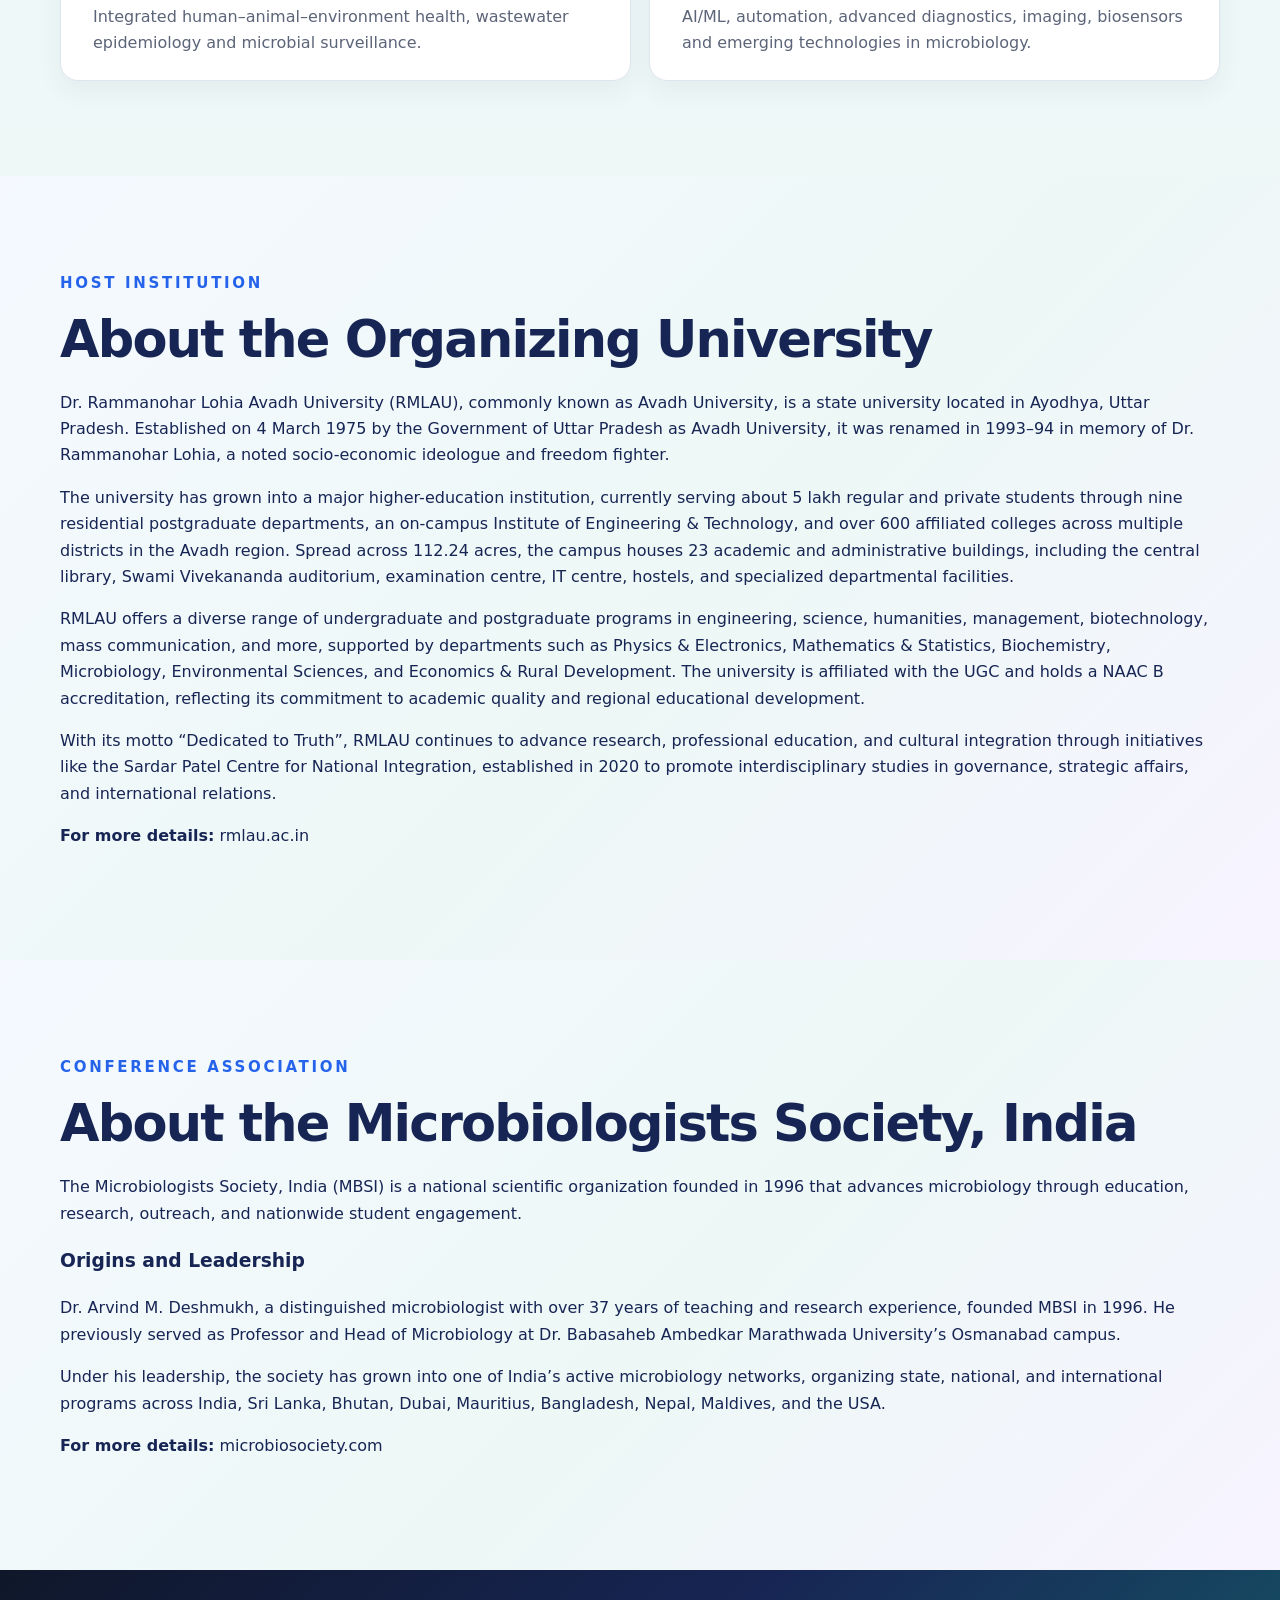
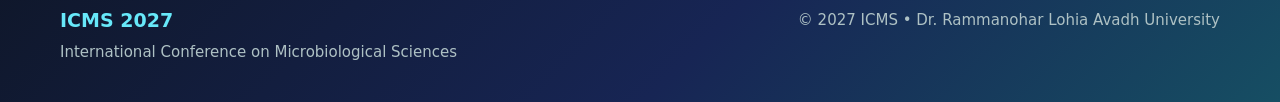
<file: about.html>
<!DOCTYPE html>
<html lang="en">
<head>
  <meta charset="UTF-8">
  <meta name="viewport" content="width=device-width, initial-scale=1.0">
  <meta name="description" content="ICMS 2027 - International Conference on Microbiological Sciences, Dr. Rammanohar Lohia Avadh University, Ayodhya.">
  <title>About ICMS 2027 | ICMS 2027</title>
  <link rel="stylesheet" href="style.css">
</head>
<body class="inner-page">
<header class="site-header icms-banner-site-header">
  <div class="icms-banner-header-row">
    <a class="icms-side-logo university-side-logo" href="https://www.rmlau.ac.in/" aria-label="Dr. Rammanohar Lohia Avadh University website">
      <img src="images/university-logo.png" alt="Dr. Rammanohar Lohia Avadh University logo">
    </a>
    <a class="icms-banner-link" href="index.html" aria-label="ICMS 2027 Home">
      <img class="icms-header-banner-image" src="images/icms2027-header.png" alt="ICMS 2027 — International Conference on Microbiological Sciences, 7–9 January 2027, Ayodhya">
    </a>
    <a class="icms-side-logo mbsi-side-logo" href="https://microbiologistsociety.org/" aria-label="Microbiologists Society, India website">
      <img src="images/mbsi-logo-transparent.png" alt="Microbiologists Society, India logo">
    </a>
  </div>
  <div class="nav-row">
  <button class="menu-toggle" aria-label="Open menu" aria-expanded="false">☰</button>
    <nav class="nav">
      
      <a href="index.html">Home</a>
      <a href="about.html" class="active">About</a>
      <a href="programme.html">Program</a>
      <a href="speakers.html">Speakers</a>
      <a href="organizers.html">Organizers</a>
      <a href="abstract.html">Abstract</a>
      <a href="registration.html">Registration</a>
      <a href="accommodation.html">Accommodation</a>
      <a href="venue.html">Venue &amp; Ayodhya</a>
      <a href="tour.html">Post-Conference Tour</a>
      <a href="sponsorship.html">Sponsorship</a>
      <a href="contact.html">Contact</a>
    </nav>
  </div>
<!-- ICMS 2027 Important Information Scrolling Strip -->
<div class="icms-info-strip" role="region"
     aria-label="Important conference announcements">
  <div class="icms-info-label">📢 IMPORTANT NOTIFICATIONS</div>

  <div class="icms-info-window">
    <div class="icms-info-track">
     <a href="abstract.html">
        Abstract Submission Deadline: Extended till
        <span class="blinking-text">30 November 2026</span>
        
      </a>
      <span>✦</span>

      <a href="registration.html">
        Last Date of Registration: Extended till 
        <span class="blinking-text">30 November 2026</span>
      </a>
      <span>✦</span>

      <a href="abstract.html">
        Acceptance Notification: 05 December 2026
      </a>
      <span>✦</span>

      <a href="speakers.html">
        Explore the Invited Speakers
      </a>
      <span>✦</span>

      <a href="registration.html">
        Register for ICMS–2027
      </a>
      <span>✦</span>

      <a href="tour.html">Post-Conference Tour</a>
      <a href="venue.html">
        Conference: 07–09 January 2027 | Ayodhya, India
      </a>
      <span>✦</span>

      <!-- Duplicate items for continuous scrolling -->
      <a href="abstract.html" aria-hidden="true" tabindex="-1">
        Abstract Submission Deadline: 30 November 2026
      </a>
      <span aria-hidden="true">✦</span>

      <a href="registration.html" aria-hidden="true" tabindex="-1">
        Last Date of Registration: 30 November 2026
      </a>
      <span aria-hidden="true">✦</span>

      <a href="abstract.html" aria-hidden="true" tabindex="-1">
        Acceptance Notification: 05 December 2026
      </a>
      <span aria-hidden="true">✦</span>
    </div>
  </div>
</div>
</header> 
<main>
<section class="section section-soft" id="themes">
<div class="container">
<p class="section-text about-introduction">The scientific themes of the International Conference on Microbiological Sciences (ICMS–2027) are designed to highlight recent advances, emerging challenges, and innovative applications of microbiology and biotechnology for a sustainable future. The conference will provide a multidisciplinary platform for researchers, academicians, scientists, industry professionals, and students to exchange knowledge and discuss developments. These themes aim to promote scientific collaboration, encourage innovative research, address global health and environmental challenges, and explore the potential of microbial sciences in sustainable agriculture, biotechnology, disease prevention, and environmental protection. Through interdisciplinary discussions and knowledge sharing, ICMS–2027 seeks to strengthen the role of microbiology and biotechnology in building a healthier, safer, and more sustainable future.</p>
<p class="section-label">SCIENTIFIC THEMES</p>
<h2>Explore the frontiers of microbiology.</h2>
<div class="theme-grid">
<article class="theme-card">
<div class="theme-body"><h3>Medical and Clinical Microbiology</h3><p>Pathogens, diagnostics, clinical microbiology, infection biology and emerging infectious diseases.</p></div>
</article>
<article class="theme-card">
<div class="theme-body"><h3>Antimicrobial Resistance and Infectious Diseases</h3><p>AMR surveillance, resistance mechanisms, antimicrobial stewardship and infectious disease research.</p></div>
</article>
<article class="theme-card">
<div class="theme-body"><h3>Environmental and Agricultural Microbiology</h3><p>Microbial ecology, soil and water microbiology, plant–microbe interactions and sustainable agriculture.</p></div>
</article>
<article class="theme-card">
<div class="theme-body"><h3>Food and Industrial Microbiology</h3><p>Food safety, probiotics, fermentation, industrial microorganisms, enzymes and microbial products.</p></div>
</article>
<article class="theme-card">
<div class="theme-body"><h3>Microbial Biotechnology and Nanobiotechnology</h3><p>Microbial bioprocesses, nanomaterials, bioinnovation, synthetic biology and advanced applications.</p></div>
</article>
<article class="theme-card">
<div class="theme-body"><h3>Genomics, Metagenomics and Bioinformatics</h3><p>Genome analysis, metagenomics, microbial diversity, sequencing, computational biology and data science.</p></div>
</article>
<article class="theme-card">
<div class="theme-body"><h3>Microbiome Research and Microbial Ecology</h3><p>Microbiome structure and function, host–microbe interactions, fermentation and microbial ecology.</p></div>
</article>
<article class="theme-card">
<div class="theme-body"><h3>Virology and Bacteriophages</h3><p>Viral biology, emerging viruses, phage biology, phage therapy and virus–host interactions.</p></div>
</article>
<article class="theme-card">
<div class="theme-body"><h3>One Health and Wastewater Surveillance</h3><p>Integrated human–animal–environment health, wastewater epidemiology and microbial surveillance.</p></div>
</article>
<article class="theme-card">
<div class="theme-body"><h3>Artificial Intelligence and Emerging Technologies in Microbiology</h3><p>AI/ML, automation, advanced diagnostics, imaging, biosensors and emerging technologies in microbiology.</p></div>
</article>
</div>
</div>
</section>

<section class="section" id="organizing-university">
  <div class="container">
    <p class="section-label">HOST INSTITUTION</p>
    <h2>About the Organizing University</h2>
    <div class="theme-card">
      <div class="theme-body">
        <p>Dr. Rammanohar Lohia Avadh University (RMLAU), commonly known as Avadh University, is a state university located in Ayodhya, Uttar Pradesh. Established on 4 March 1975 by the Government of Uttar Pradesh as Avadh University, it was renamed in 1993–94 in memory of Dr. Rammanohar Lohia, a noted socio-economic ideologue and freedom fighter.</p>
        <p>The university has grown into a major higher-education institution, currently serving about 5 lakh regular and private students through nine residential postgraduate departments, an on-campus Institute of Engineering &amp; Technology, and over 600 affiliated colleges across multiple districts in the Avadh region. Spread across 112.24 acres, the campus houses 23 academic and administrative buildings, including the central library, Swami Vivekananda auditorium, examination centre, IT centre, hostels, and specialized departmental facilities.</p>
        <p>RMLAU offers a diverse range of undergraduate and postgraduate programs in engineering, science, humanities, management, biotechnology, mass communication, and more, supported by departments such as Physics &amp; Electronics, Mathematics &amp; Statistics, Biochemistry, Microbiology, Environmental Sciences, and Economics &amp; Rural Development. The university is affiliated with the UGC and holds a NAAC B accreditation, reflecting its commitment to academic quality and regional educational development.</p>
        <p>With its motto “Dedicated to Truth”, RMLAU continues to advance research, professional education, and cultural integration through initiatives like the Sardar Patel Centre for National Integration, established in 2020 to promote interdisciplinary studies in governance, strategic affairs, and international relations.</p>
        <p><strong>For more details:</strong> <a href="https://rmlau.ac.in" target="_blank" rel="noopener noreferrer">rmlau.ac.in</a></p>
      </div>
    </div>
  </div>
</section>
<section class="section section-soft" id="microbiologists-society">
  <div class="container">
    <p class="section-label">CONFERENCE ASSOCIATION</p>
    <h2>About the Microbiologists Society, India</h2>
    <div class="theme-card">
      <div class="theme-body">
        <p>The Microbiologists Society, India (MBSI) is a national scientific organization founded in 1996 that advances microbiology through education, research, outreach, and nationwide student engagement.</p>
        <h3>Origins and Leadership</h3>
        <p>Dr. Arvind M. Deshmukh, a distinguished microbiologist with over 37 years of teaching and research experience, founded MBSI in 1996. He previously served as Professor and Head of Microbiology at Dr. Babasaheb Ambedkar Marathwada University’s Osmanabad campus.</p>
        <p>Under his leadership, the society has grown into one of India’s active microbiology networks, organizing state, national, and international programs across India, Sri Lanka, Bhutan, Dubai, Mauritius, Bangladesh, Nepal, Maldives, and the USA.</p>
        <p><strong>For more details:</strong> <a href="https://microbiosociety.com/" target="_blank" rel="noopener noreferrer">microbiosociety.com</a></p>
      </div>
    </div>
  </div>
</section>

</main>
<footer>
  <div class="container footer-inner">
    <div><strong>ICMS 2027</strong><p>International Conference on Microbiological Sciences</p></div>
    <p>© 2027 ICMS • Dr. Rammanohar Lohia Avadh University</p>
  </div>
</footer>
<script>
  const toggle = document.querySelector('.menu-toggle');
  const nav = document.querySelector('.nav');
  toggle.addEventListener('click', () => nav.classList.toggle('open'));
  document.querySelectorAll('.nav a').forEach(a => a.addEventListener('click', () => nav.classList.remove('open')));
</script>
</body>
</html>
</file>
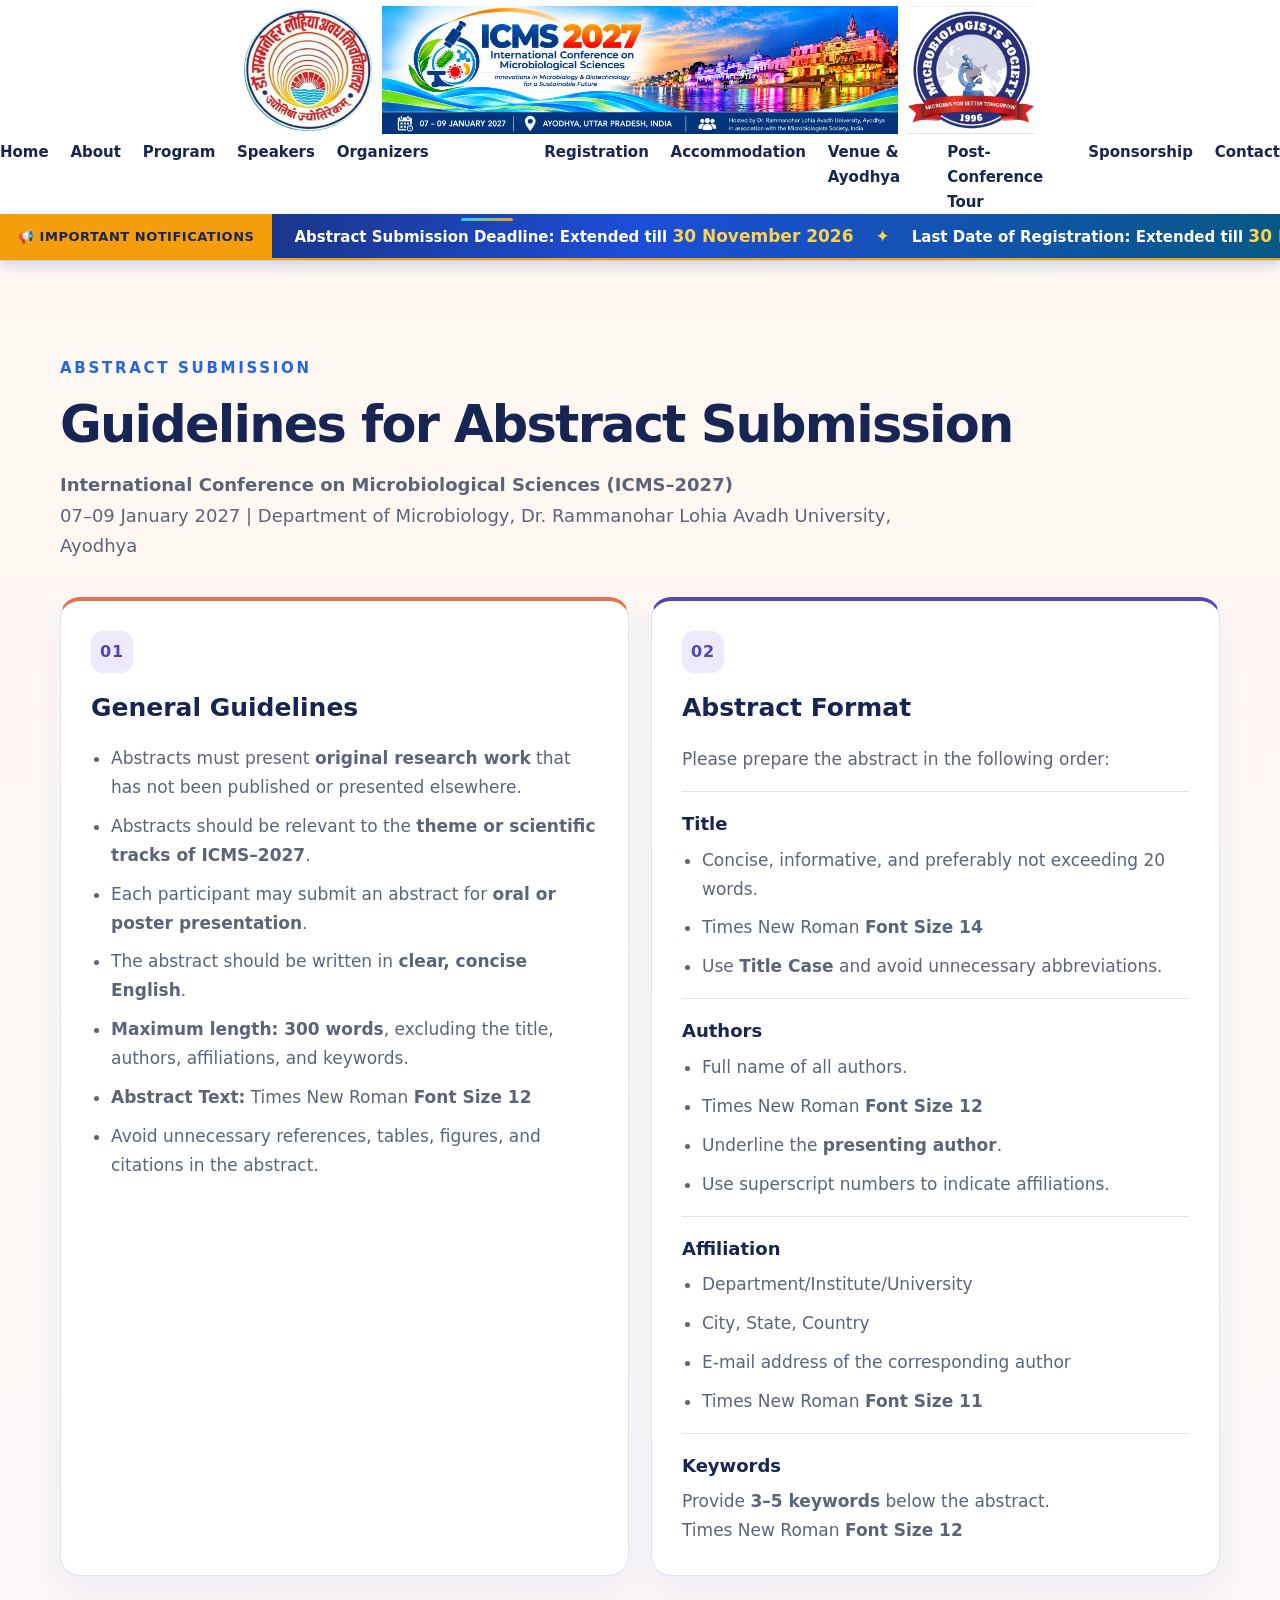
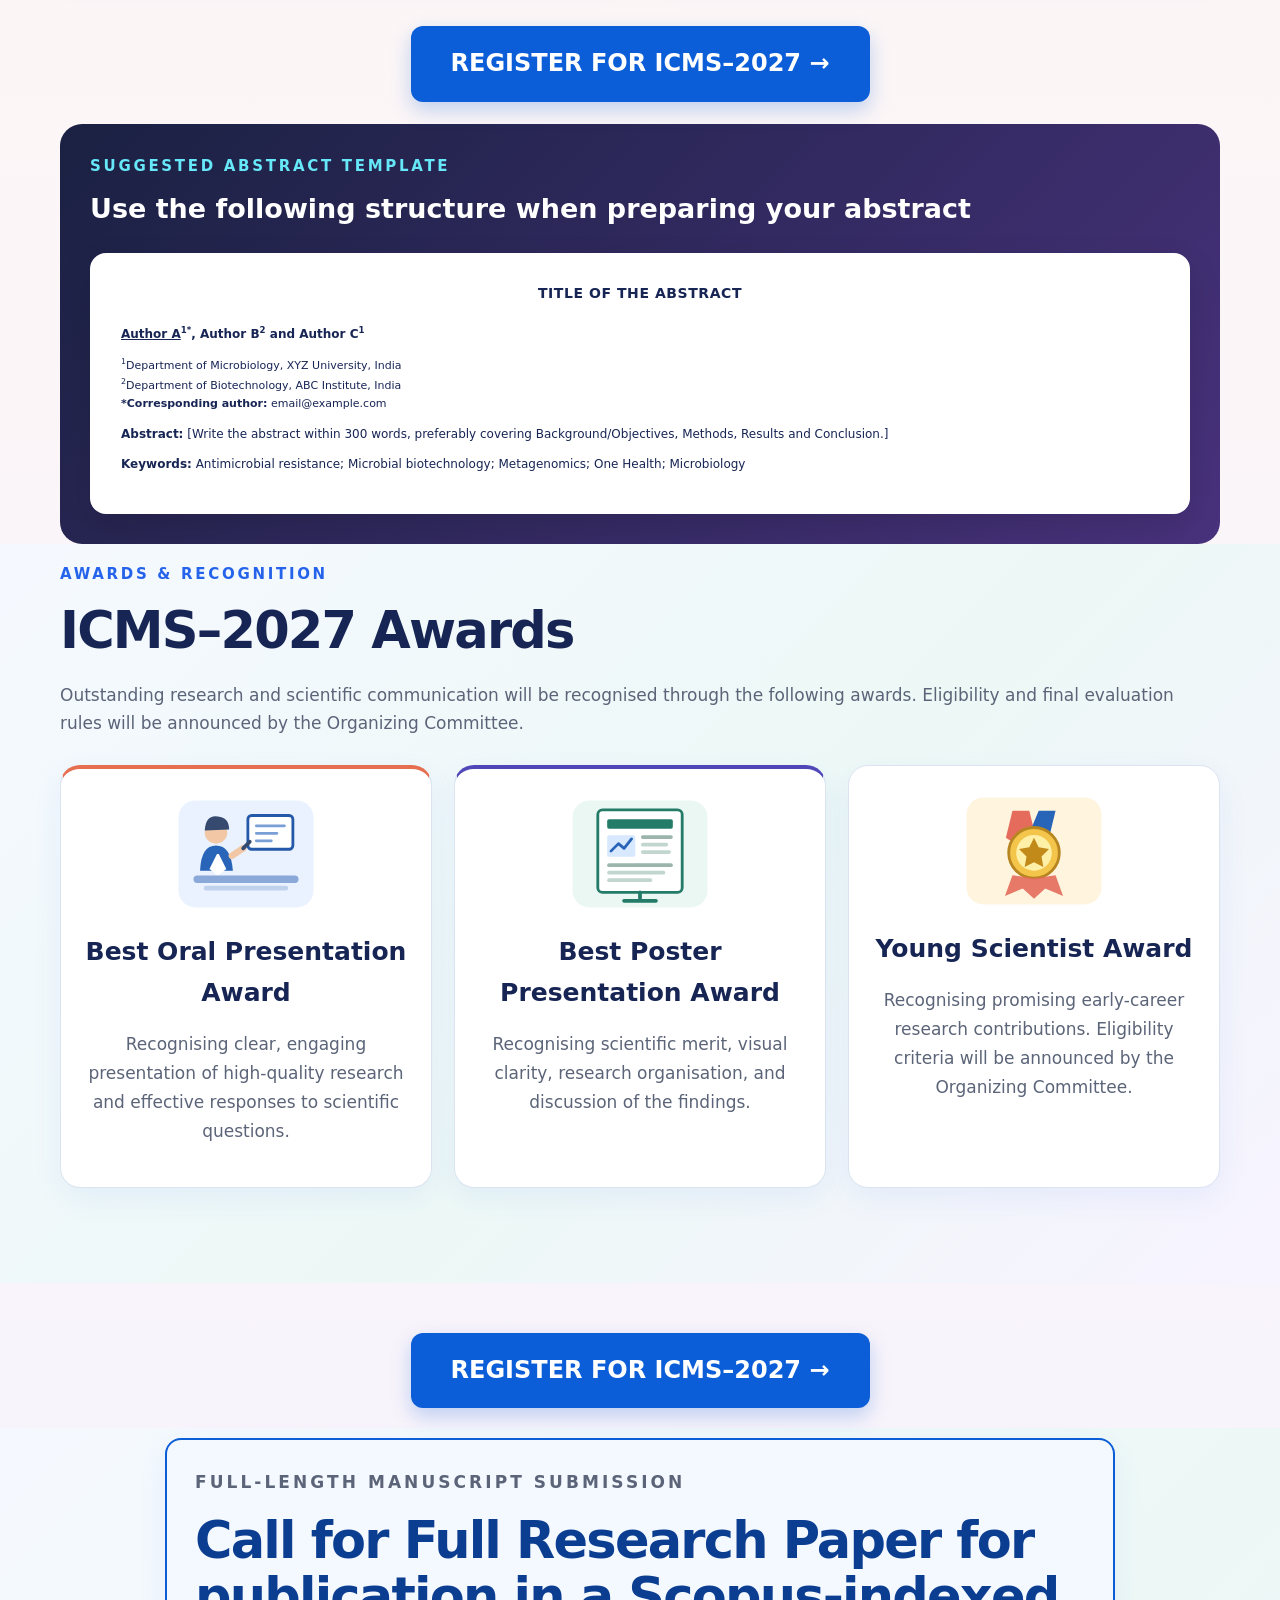
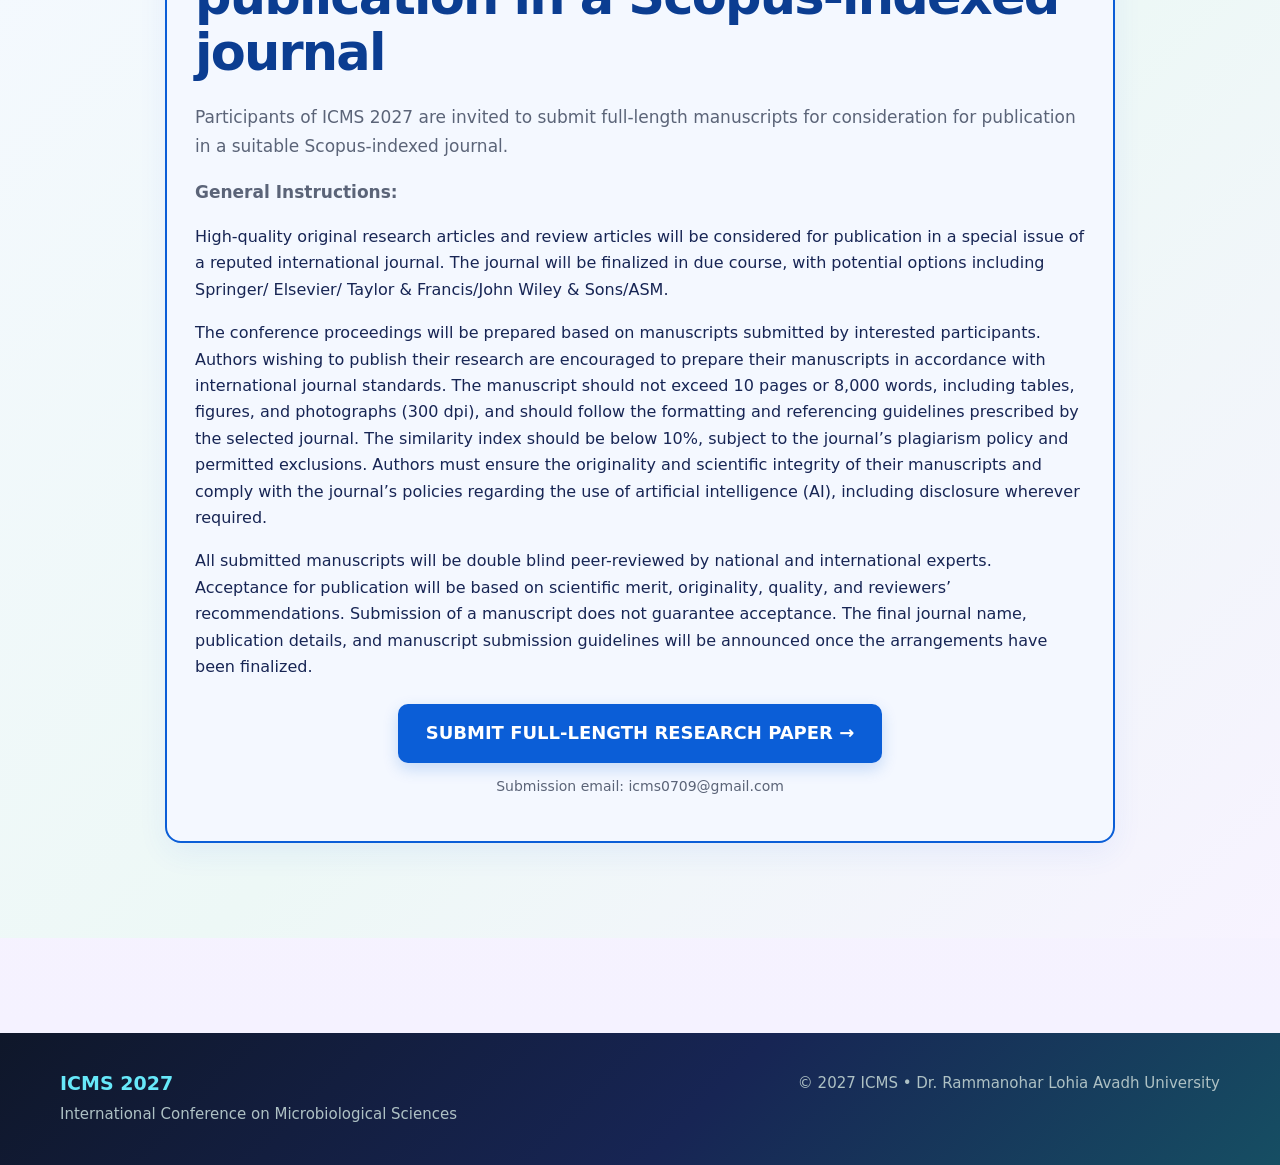
<file: abstract.html>
<!DOCTYPE html>
<html lang="en">
<head>
  <meta charset="UTF-8">
  <meta name="viewport" content="width=device-width, initial-scale=1.0">
  <meta name="description" content="ICMS 2027 - International Conference on Microbiological Sciences, Dr. Rammanohar Lohia Avadh University, Ayodhya.">
  <title>Abstract Submission | ICMS 2027</title>
  <link rel="stylesheet" href="style.css">
</head>
<body class="inner-page">
<header class="site-header icms-banner-site-header">
  <div class="icms-banner-header-row">
    <a class="icms-side-logo university-side-logo" href="https://www.rmlau.ac.in/" aria-label="Dr. Rammanohar Lohia Avadh University website">
      <img src="images/university-logo.png" alt="Dr. Rammanohar Lohia Avadh University logo">
    </a>
    <a class="icms-banner-link" href="index.html" aria-label="ICMS 2027 Home">
      <img class="icms-header-banner-image" src="images/icms2027-header.png" alt="ICMS 2027 — International Conference on Microbiological Sciences, 7–9 January 2027, Ayodhya">
    </a>
    <a class="icms-side-logo mbsi-side-logo" href="https://microbiologistsociety.org/" aria-label="Microbiologists Society, India website">
      <img src="images/mbsi-logo-transparent.png" alt="Microbiologists Society, India logo">
    </a>
  </div>
  <div class="nav-row">
    <button class="menu-toggle" aria-label="Open menu" aria-expanded="false">☰</button>
    <nav class="nav">
      <a href="index.html">Home</a>
      <a href="about.html">About</a>
      <a href="programme.html">Program</a>
      <a href="speakers.html">Speakers</a>
      <a href="organizers.html">Organizers</a>
      <a href="abstract.html" class="active">Abstract</a>
      <a href="registration.html">Registration</a>
      <a href="accommodation.html">Accommodation</a>
      <a href="venue.html">Venue &amp; Ayodhya</a>
      <a href="tour.html">Post-Conference Tour</a>
      <a href="sponsorship.html">Sponsorship</a>
      <a href="contact.html">Contact</a>
    </nav>
  </div>
<!-- ICMS 2027 Important Information Scrolling Strip -->
<div class="icms-info-strip" role="region"
     aria-label="Important conference announcements">
  <div class="icms-info-label">📢 IMPORTANT NOTIFICATIONS</div>

  <div class="icms-info-window">
    <div class="icms-info-track">
       <a href="abstract.html">
        Abstract Submission Deadline: Extended till
        <span class="blinking-text">30 November 2026</span>
        
      </a>
      <span>✦</span>

      <a href="registration.html">
        Last Date of Registration: Extended till 
        <span class="blinking-text">30 November 2026</span>
      </a>
      <span>✦</span>

      <a href="abstract.html">
        Acceptance Notification: 05 December 2026
      </a>
      <span>✦</span>

      <a href="speakers.html">
        Explore the Invited Speakers
      </a>
      <span>✦</span>

      <a href="registration.html">
        Register for ICMS–2027
      </a>
      <span>✦</span>

      <a href="tour.html">Post-Conference Tour</a>
      <a href="venue.html">
        Conference: 07–09 January 2027 | Ayodhya, India
      </a>
      <span>✦</span>

      <!-- Duplicate items for continuous scrolling -->
      <a href="abstract.html" aria-hidden="true" tabindex="-1">
        Abstract Submission Deadline: 30 November 2026
      </a>
      <span aria-hidden="true">✦</span>

      <a href="registration.html" aria-hidden="true" tabindex="-1">
        Last Date of Registration: 30 November 2026
      </a>
      <span aria-hidden="true">✦</span>

      <a href="abstract.html" aria-hidden="true" tabindex="-1">
        Acceptance Notification: 05 December 2026
      </a>
      <span aria-hidden="true">✦</span>
    </div>
  </div>
</div>
</header>
<main>
<section class="section section-soft abstract-section" id="abstract">
<div class="container">
<p class="section-label">ABSTRACT SUBMISSION</p>
<h2>Guidelines for Abstract Submission</h2>
<p class="abstract-meta"><strong>International Conference on Microbiological Sciences (ICMS–2027)</strong><br/>07–09 January 2027 | Department of Microbiology, Dr. Rammanohar Lohia Avadh University, Ayodhya</p>
<div class="abstract-grid">
<article class="abstract-card">
<span class="abstract-number">01</span>
<h3>General Guidelines</h3>
<ul>
<li>Abstracts must present <strong>original research work</strong> that has not been published or presented elsewhere.</li>
<li>Abstracts should be relevant to the <strong>theme or scientific tracks of ICMS–2027</strong>.</li>
<li>Each participant may submit an abstract for <strong>oral or poster presentation</strong>.</li>
<li>The abstract should be written in <strong>clear, concise English</strong>.</li>
<li><strong>Maximum length: 300 words</strong>, excluding the title, authors, affiliations, and keywords.</li>
    <li><strong>Abstract Text:</strong> Times New Roman <strong>Font Size 12</strong></li>
<li>Avoid unnecessary references, tables, figures, and citations in the abstract.</li>
</ul>
</article>
<article class="abstract-card">
<span class="abstract-number">02</span>
<h3>Abstract Format</h3>
<p>Please prepare the abstract in the following order:</p>
<div class="format-block">
<h4>Title</h4>
<ul>
<li>Concise, informative, and preferably not exceeding 20 words.</li>
  <li>Times New Roman <strong>Font Size 14</strong></li>
<li>Use <strong>Title Case</strong> and avoid unnecessary abbreviations.</li>
</ul>
</div>
<div class="format-block">
<h4>Authors</h4>
<ul>
<li>Full name of all authors.</li>
  <li>Times New Roman <strong>Font Size 12</strong></li>
<li>Underline the <strong>presenting author</strong>.</li>
<li>Use superscript numbers to indicate affiliations.</li>
</ul>
</div>
<div class="format-block">
<h4>Affiliation</h4>
<ul>
<li>Department/Institute/University</li>
<li>City, State, Country</li>
<li>E-mail address of the corresponding author</li>
  <li>Times New Roman <strong>Font Size 11</strong></li>
</ul>
</div>
<div class="format-block">
<h4>Keywords</h4>
<p>Provide <strong>3–5 keywords</strong> below the abstract.</p>
  <p>Times New Roman <strong>Font Size 12</strong></p>
</div>
</article>
</div>

  <!-- Prominent Registration Link -->
<div style="text-align:center; margin:50px 20px 20px;">
  <a href="registration.html" style="display:inline-block; font-size:24px; font-weight:900; padding:18px 40px; border-radius:12px; background:#0b5ed7; color:#ffffff; text-decoration:none; box-shadow:0 8px 20px rgba(11,94,215,0.25);">
    REGISTER FOR ICMS–2027 →
  </a>
</div>

<article class="abstract-template">
<div class="template-heading">
<div>
<p class="section-label">SUGGESTED ABSTRACT TEMPLATE</p>
<h3>Use the following structure when preparing your abstract</h3>
</div>
</div>
<div class="template-paper">
<h4>TITLE OF THE ABSTRACT</h4>
<p><strong><u>Author A</u><sup>1*</sup>, Author B<sup>2</sup> and Author C<sup>1</sup></strong></p>
<p><sup>1</sup>Department of Microbiology, XYZ University, India<br/><sup>2</sup>Department of Biotechnology, ABC Institute, India<br/><strong>*Corresponding author:</strong> email@example.com</p>
<p><strong>Abstract:</strong> [Write the abstract within 300 words, preferably covering Background/Objectives, Methods, Results and Conclusion.]</p>
<p><strong>Keywords:</strong> Antimicrobial resistance; Microbial biotechnology; Metagenomics; One Health; Microbiology</p>
</div>
</article>
</div>



<!-- Awards and Recognition: original inline SVG illustrations -->
<section class="section" id="conference-awards" style="padding-top:18px;">
  <div class="container">
    <p class="section-label">AWARDS &amp; RECOGNITION</p>
    <h2>ICMS–2027 Awards</h2>
    <p class="muted">Outstanding research and scientific communication will be recognised through the following awards. Eligibility and final evaluation rules will be announced by the Organizing Committee.</p>
    <div class="award-grid" style="display:grid;grid-template-columns:repeat(auto-fit,minmax(220px,1fr));gap:22px;margin-top:28px;">
      <article class="abstract-card" style="text-align:center;padding:24px;">
        <div style="max-width:150px;margin:0 auto 16px;">
          <svg viewBox="0 0 160 130" role="img" aria-labelledby="oral-award-title" xmlns="http://www.w3.org/2000/svg" style="width:100%;height:auto;display:block"><title id="oral-award-title">Original illustration of a researcher presenting orally</title><rect x="8" y="8" width="144" height="114" rx="18" fill="#eaf2ff"/><rect x="82" y="24" width="48" height="36" rx="4" fill="#fff" stroke="#2459a9" stroke-width="3"/><path d="M91 35h30M91 43h22M91 51h16" stroke="#7a9ed6" stroke-width="3" stroke-linecap="round"/><circle cx="48" cy="42" r="12" fill="#f1c7a5"/><path d="M36 40q1-17 14-15 12 1 12 14" fill="#354a6e"/><path d="M31 83q1-27 17-27t18 27" fill="#2864b7"/><path d="M49 65l-8 16 9 7 9-7-8-16" fill="#fff"/><path d="M65 67l12-8" stroke="#f1c7a5" stroke-width="7" stroke-linecap="round"/><path d="M77 59l7-7" stroke="#354a6e" stroke-width="4" stroke-linecap="round"/><rect x="24" y="88" width="112" height="8" rx="4" fill="#8aa8d8"/><rect x="35" y="99" width="90" height="5" rx="2.5" fill="#c0d1ed"/></svg>
        </div>
        <h3>Best Oral Presentation Award</h3>
        <p>Recognising clear, engaging presentation of high-quality research and effective responses to scientific questions.</p>
      </article>
      <article class="abstract-card" style="text-align:center;padding:24px;">
        <div style="max-width:150px;margin:0 auto 16px;">
          <svg viewBox="0 0 160 130" role="img" aria-labelledby="poster-award-title" xmlns="http://www.w3.org/2000/svg" style="width:100%;height:auto;display:block"><title id="poster-award-title">Original illustration of a scientific research poster</title><rect x="8" y="8" width="144" height="114" rx="18" fill="#eaf7f3"/><rect x="35" y="18" width="90" height="88" rx="5" fill="#fff" stroke="#237b68" stroke-width="3"/><rect x="45" y="28" width="70" height="10" rx="2" fill="#237b68"/><rect x="45" y="45" width="30" height="23" rx="2" fill="#d7e8ff"/><path d="M49 62l8-8 6 5 8-10" fill="none" stroke="#2864b7" stroke-width="3" stroke-linecap="round" stroke-linejoin="round"/><rect x="81" y="45" width="34" height="4" rx="2" fill="#9bb5ad"/><rect x="81" y="53" width="29" height="4" rx="2" fill="#c2d6d0"/><rect x="81" y="61" width="32" height="4" rx="2" fill="#c2d6d0"/><rect x="45" y="75" width="70" height="4" rx="2" fill="#9bb5ad"/><rect x="45" y="83" width="62" height="4" rx="2" fill="#c2d6d0"/><rect x="45" y="91" width="48" height="4" rx="2" fill="#c2d6d0"/><path d="M80 106v9M63 115h34" stroke="#237b68" stroke-width="4" stroke-linecap="round"/></svg>
        </div>
        <h3>Best Poster Presentation Award</h3>
        <p>Recognising scientific merit, visual clarity, research organisation, and discussion of the findings.</p>
      </article>
      <article class="abstract-card" style="text-align:center;padding:24px;">
        <div style="max-width:150px;margin:0 auto 16px;">
          <svg viewBox="0 0 160 130" role="img" aria-labelledby="young-award-title" xmlns="http://www.w3.org/2000/svg" style="width:100%;height:auto;display:block"><title id="young-award-title">Original illustration of a medal for an emerging scientist</title><rect x="8" y="8" width="144" height="114" rx="18" fill="#fff5df"/><path d="M57 22h18l7 29-16 10-16-10z" fill="#e56c5c"/><path d="M85 22h18l-7 29-16 10-7-10z" fill="#2864b7"/><circle cx="80" cy="67" r="27" fill="#f3c54b" stroke="#b88620" stroke-width="3"/><circle cx="80" cy="67" r="19" fill="#fff0a8"/><path d="M80 51l5 10 11 2-8 8 2 11-10-5-10 5 2-11-8-8 11-2z" fill="#c28a19"/><path d="M57 91l-8 22 19-8 12 11 0-22M103 91l8 22-19-8-12 11 0-22" fill="#e56c5c" opacity=".9"/></svg>
        </div>
        <h3>Young Scientist Award</h3>
        <p>Recognising promising early-career research contributions. Eligibility criteria will be announced by the Organizing Committee.</p>
      </article>
    </div>
  </div>
</section>

  <!-- Prominent Registration Link -->
<div style="text-align:center; margin:50px 20px 20px;">
  <a href="registration.html" style="display:inline-block; font-size:24px; font-weight:900; padding:18px 40px; border-radius:12px; background:#0b5ed7; color:#ffffff; text-decoration:none; box-shadow:0 8px 20px rgba(11,94,215,0.25);">
    REGISTER FOR ICMS–2027 →
  </a>
</div>

<!-- Call for Full-Length Research Papers -->
<section class="section" id="full-paper-call" style="padding-top:10px;">
  <div class="container">
    <article class="abstract-card" style="max-width:950px;margin:0 auto;border:2px solid #0b5ed7;border-radius:16px;padding:28px;background:#f4f8ff;">
      <p class="section-label">FULL-LENGTH MANUSCRIPT SUBMISSION</p>
      <h2 style="margin-top:8px;color:#0b3d91;">Call for Full Research Paper for publication in a Scopus-indexed journal</h2>
      <p>Participants of ICMS 2027 are invited to submit full-length manuscripts for consideration for publication in a suitable Scopus-indexed journal.</p>
      <p><strong>General Instructions:</strong> 
      </p>High-quality original research articles and review articles will be considered for publication in a special issue of a reputed international journal. The journal will be finalized in due course, with potential options including Springer/ Elsevier/ Taylor & Francis/John Wiley & Sons/ASM.</p>
</p>The conference proceedings will be prepared based on manuscripts submitted by interested participants. Authors wishing to publish their research are encouraged to prepare their manuscripts in accordance with international journal standards. The manuscript should not exceed 10 pages or 8,000 words, including tables, figures, and photographs (300 dpi), and should follow the formatting and referencing guidelines prescribed by the selected journal. The similarity index should be below 10%, subject to the journal’s plagiarism policy and permitted exclusions. Authors must ensure the originality and scientific integrity of their manuscripts and comply with the journal’s policies regarding the use of artificial intelligence (AI), including disclosure wherever required.</p>
    </p>All submitted manuscripts will be double blind peer-reviewed by national and international experts. Acceptance for publication will be based on scientific merit, originality, quality, and reviewers’ recommendations. Submission of a manuscript does not guarantee acceptance. The final journal name, publication details, and manuscript submission guidelines will be announced once the arrangements have been finalized.</p>
</p>
      <p style="text-align:center;margin:24px 0 0;">
        <a href="https://forms.gle/mfjT2ry3tbxuTqAx8" style="display:inline-block;font-size:18px;font-weight:800;padding:14px 28px;border-radius:10px;background:#0b5ed7;color:#fff;text-decoration:none;box-shadow:0 6px 16px rgba(11,94,215,.2);">SUBMIT FULL-LENGTH RESEARCH PAPER →</a>
      </p>
      <p style="text-align:center;font-size:14px;margin-top:12px;">Submission email: <a href="mailto:icms0709@gmail.com">icms0709@gmail.com</a></p>
    </article>
  </div>
</section>

</section>
</main>
<footer>
  <div class="container footer-inner">
    <div><strong>ICMS 2027</strong><p>International Conference on Microbiological Sciences</p></div>
    <p>© 2027 ICMS • Dr. Rammanohar Lohia Avadh University</p>
  </div>
</footer>
<script>
  const toggle = document.querySelector('.menu-toggle');
  const nav = document.querySelector('.nav');
  toggle.addEventListener('click', () => nav.classList.toggle('open'));
  document.querySelectorAll('.nav a').forEach(a => a.addEventListener('click', () => nav.classList.remove('open')));
</script>
</body>
</html>
</file>
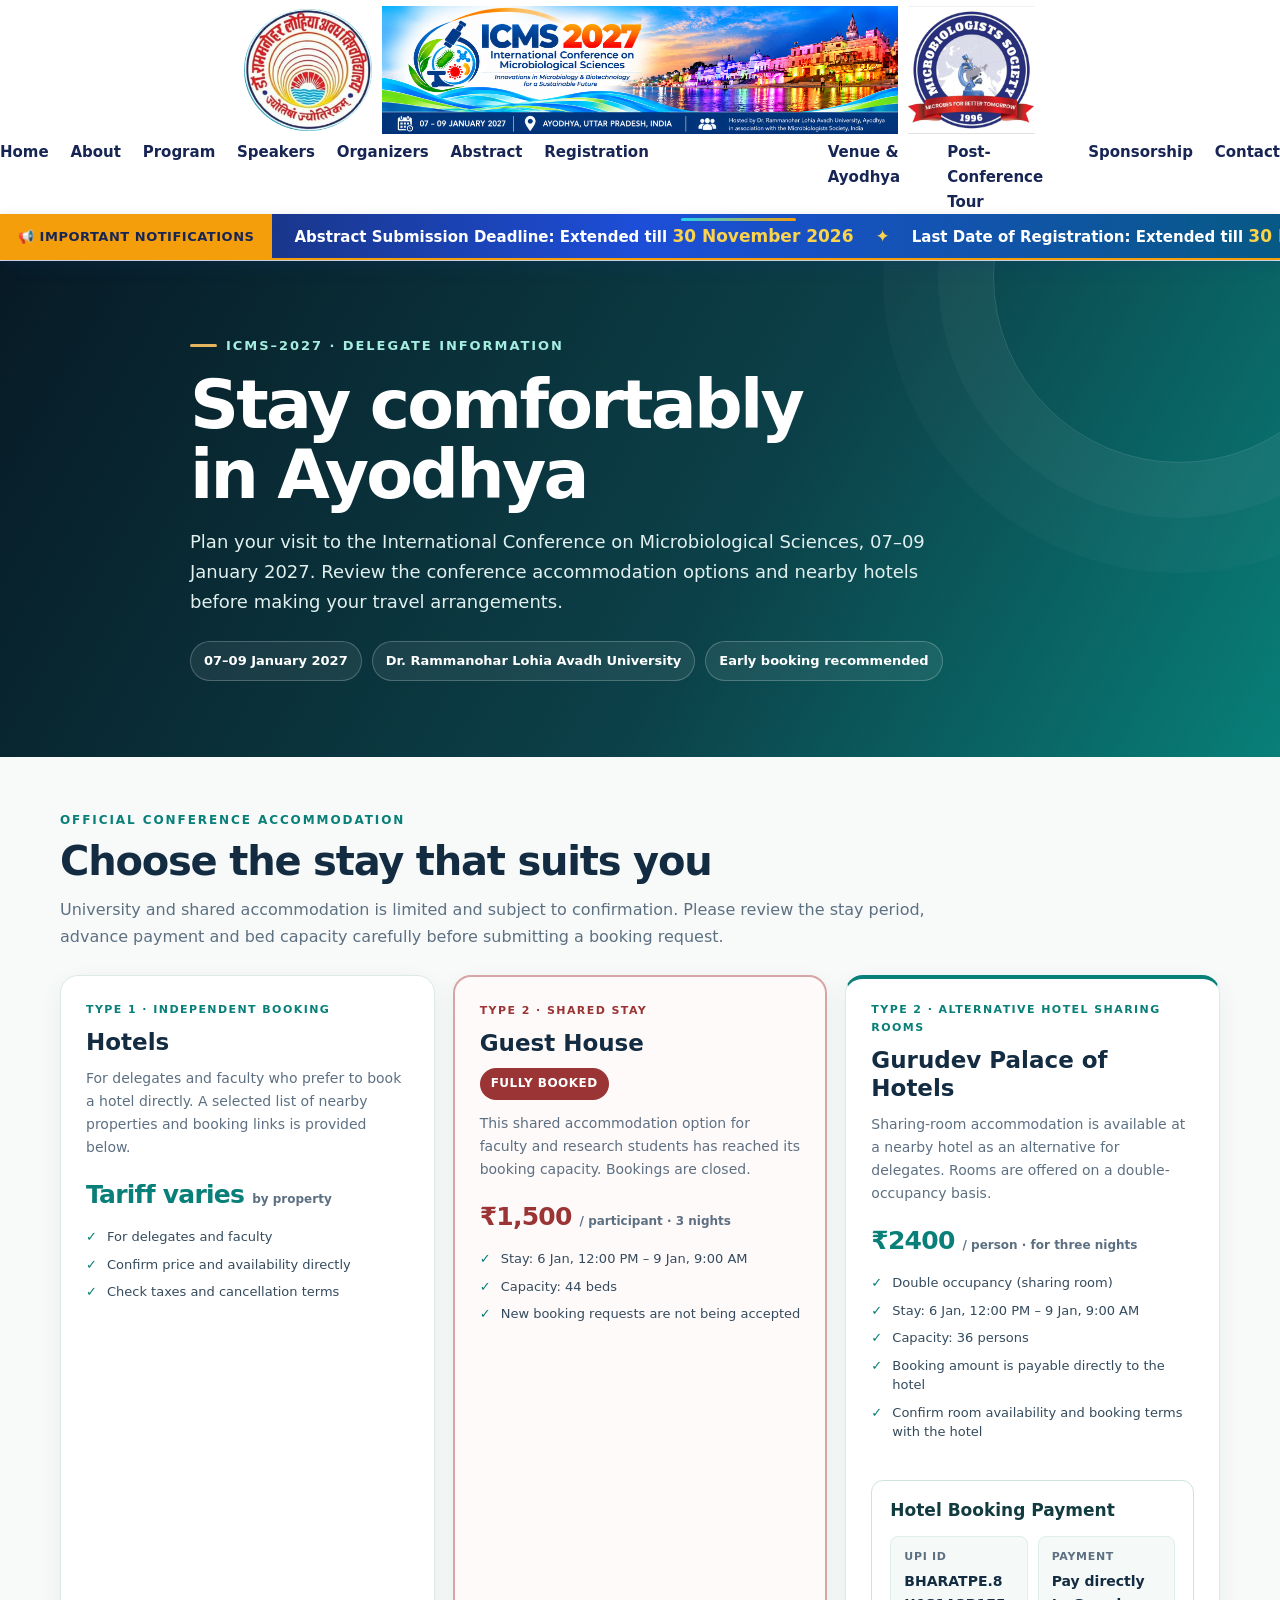
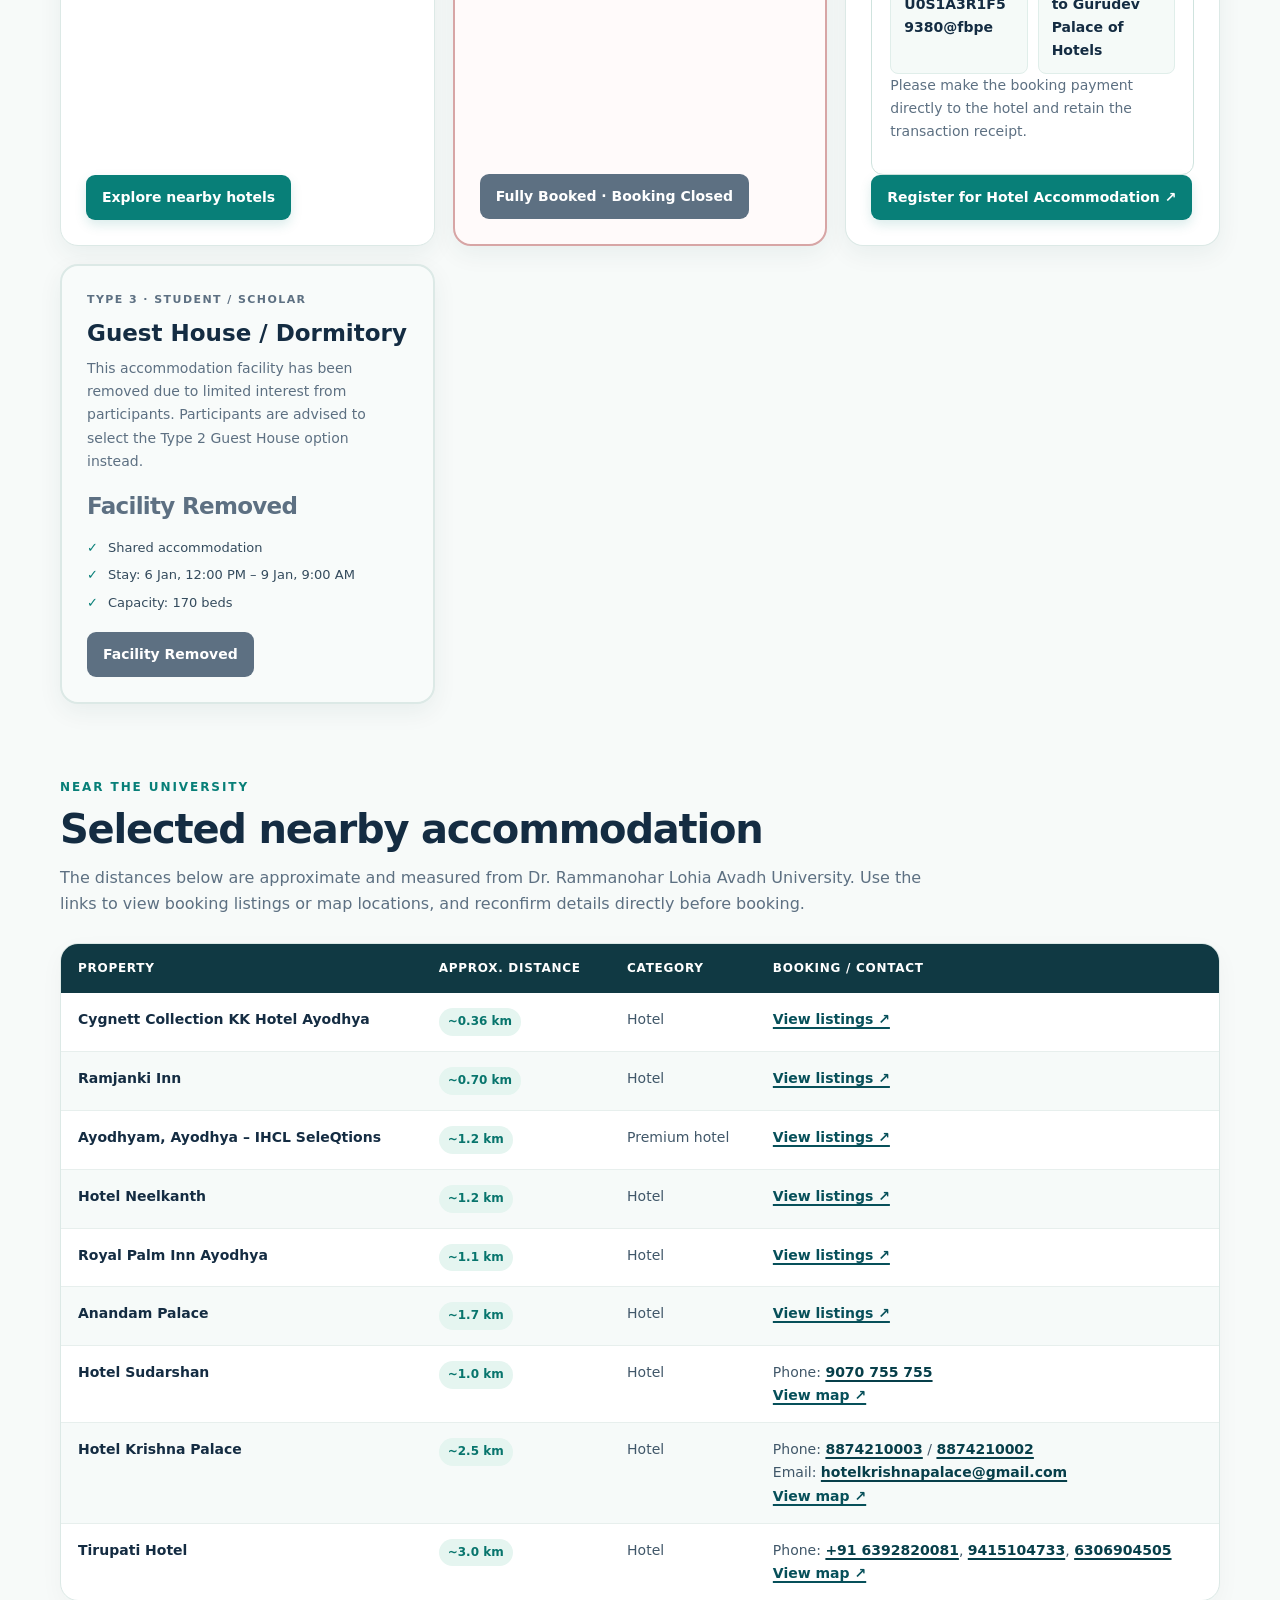
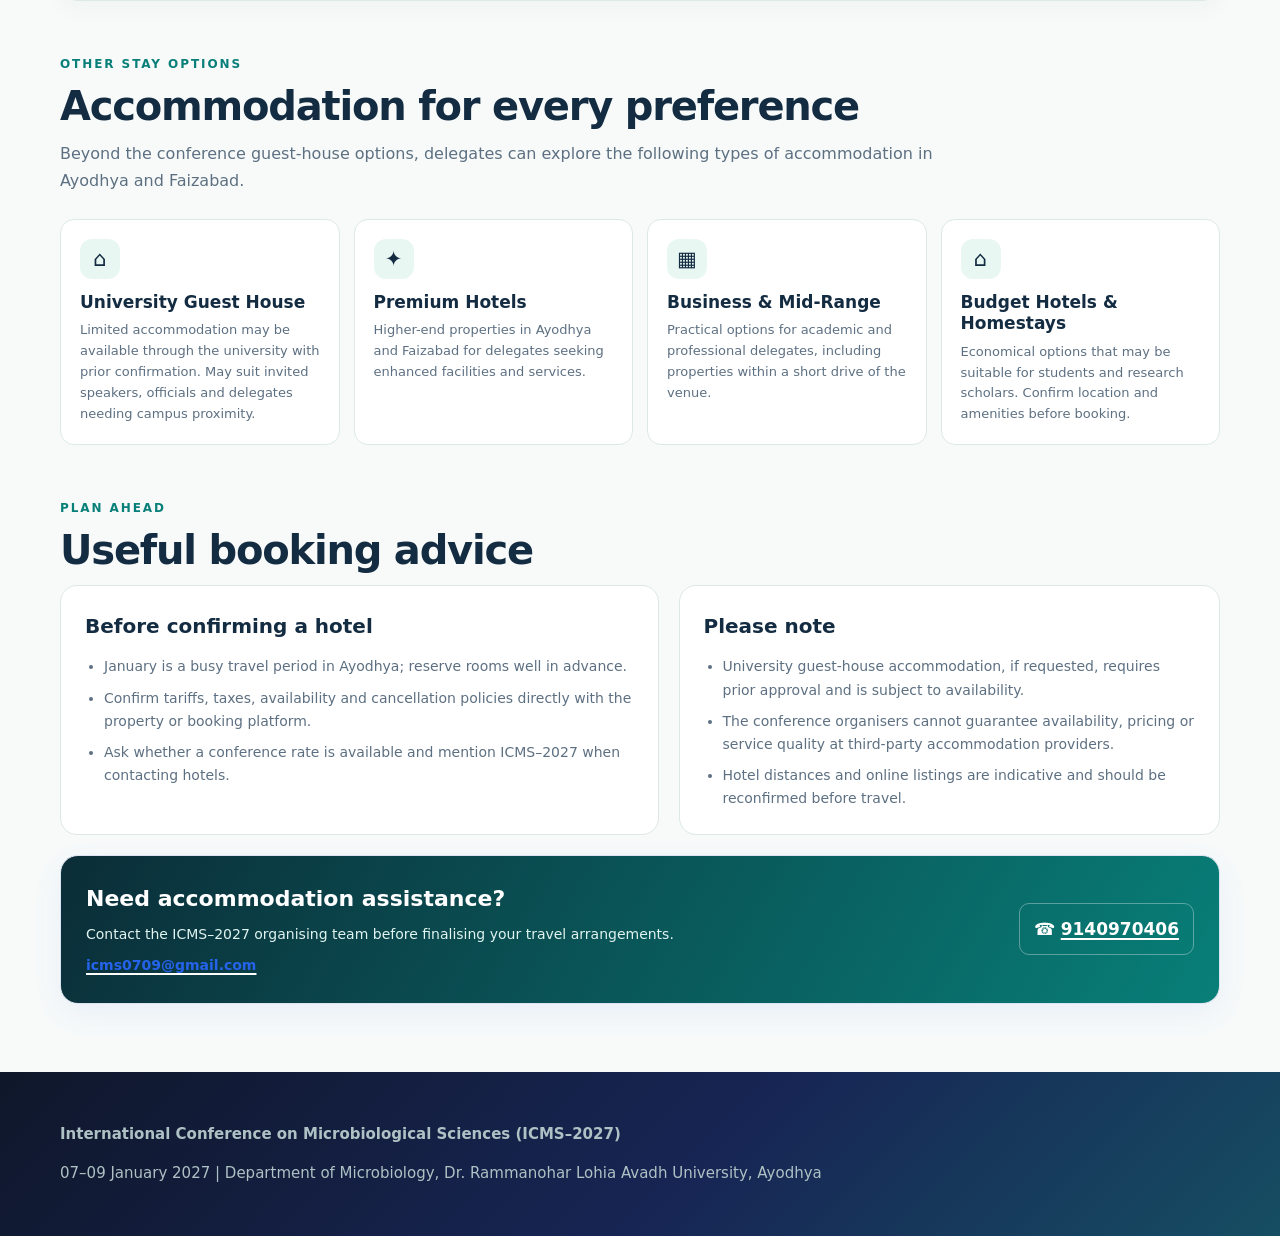
<file: accommodation.html>
<!DOCTYPE html>
<html lang="en">
<head>
<meta charset="UTF-8">
<meta name="viewport" content="width=device-width, initial-scale=1.0">
<title>Accommodation | ICMS–2027</title>
<link rel="stylesheet" href="style.css">
<style>
/* Accommodation-page-only styling. Shared stylesheet and all other pages remain unchanged. */
.accom-page{--ac-ink:#142c42;--ac-muted:#5d7082;--ac-teal:#087f78;--ac-mint:#e9f7f3;--ac-line:#dce9e6;color:var(--ac-ink);background:#f7faf9;padding-bottom:68px}
.accom-page .accom-hero{position:relative;overflow:hidden;background:linear-gradient(120deg,#071a25 0%,#0c4149 58%,#087f78 100%);color:#fff;padding:68px 0 76px}
.accom-page .accom-hero:after{content:"";position:absolute;width:370px;height:370px;border:1px solid #ffffff25;border-radius:50%;right:-85px;top:-170px;box-shadow:0 0 0 55px #ffffff08,0 0 0 110px #ffffff06}
.accom-page .hero-inner{position:relative;z-index:1;max-width:900px}
.accom-page .eyebrow{display:inline-flex;align-items:center;gap:9px;color:#a5eee1;text-transform:uppercase;letter-spacing:.15em;font-size:13px;font-weight:900;margin-bottom:14px}
.accom-page .eyebrow:before{content:"";width:27px;height:3px;border-radius:5px;background:#e4b45f}
.accom-page .accom-hero h1{font-size:clamp(42px,6vw,68px);line-height:1.02;letter-spacing:-.04em;margin:0 0 18px;color:#fff}
.accom-page .accom-hero p{max-width:760px;color:#e1f0ef;font-size:18px;margin:0}
.accom-page .hero-pills{display:flex;flex-wrap:wrap;gap:10px;margin-top:25px}
.accom-page .hero-pills span{border:1px solid #ffffff38;background:#ffffff12;border-radius:999px;padding:8px 13px;font-size:13px;font-weight:750;color:#fff}
.accom-page .accom-section{padding:54px 0 0}
.accom-page .section-kicker{font-size:12px;font-weight:900;letter-spacing:.16em;text-transform:uppercase;color:var(--ac-teal);margin:0 0 9px}
.accom-page h2{font-size:clamp(28px,3.5vw,40px);line-height:1.12;letter-spacing:-.03em;color:var(--ac-ink);margin:0 0 13px}
.accom-page .section-intro{color:var(--ac-muted);font-size:16px;max-width:900px;margin:0 0 25px}
.accom-page .stay-grid{display:grid;grid-template-columns:repeat(3,minmax(0,1fr));gap:18px;margin:25px 0 20px}
.accom-page .stay-card{position:relative;background:#fff;border:1px solid var(--ac-line);border-radius:18px;padding:25px;box-shadow:0 8px 24px #173a4510;display:flex;flex-direction:column;min-width:0}
.accom-page .stay-card.featured{border-top:4px solid var(--ac-teal);padding-top:22px}
.accom-page .stay-type{font-size:11px;letter-spacing:.13em;text-transform:uppercase;font-weight:900;color:var(--ac-teal);margin-bottom:10px}
.accom-page .stay-card h3{font-size:23px;line-height:1.2;margin:0 0 10px;color:var(--ac-ink)}
.accom-page .stay-card p{font-size:14px;line-height:1.65;color:var(--ac-muted);margin:0 0 13px}
.accom-page .stay-price{font-size:25px;font-weight:900;letter-spacing:-.03em;color:var(--ac-teal);margin:2px 0 12px}
.accom-page .stay-price small{font-size:12px;font-weight:700;letter-spacing:0;color:var(--ac-muted)}
.accom-page .stay-facts{list-style:none;padding:0;margin:0 0 20px;display:grid;gap:8px}
.accom-page .stay-facts li{font-size:13px;color:#344b5d;padding-left:21px;position:relative;line-height:1.5}
.accom-page .stay-facts li:before{content:"✓";position:absolute;left:0;top:0;color:var(--ac-teal);font-weight:900}
.accom-page .stay-card .btn{margin-top:auto;align-self:flex-start;background:var(--ac-teal);color:#fff;border:0;border-radius:9px;padding:11px 16px;font-size:14px;box-shadow:0 5px 12px #087f7825}
.accom-page .stay-card .btn:hover{background:#066861}
.accom-page .type3-unavailable{border:2px solid #dce9e6;background:#f8fbfa}
.accom-page .type3-unavailable .stay-type{color:#5d7082}
.accom-page .type3-unavailable .stay-price{color:#5d7082;font-size:23px}
.accom-page .availability-closed{display:inline-block;margin-top:auto;align-self:flex-start;background:#5d7082;color:#fff;border-radius:9px;padding:11px 16px;font-size:14px;font-weight:850;cursor:not-allowed}
.accom-page .type2-booked{border:2px solid #d7a5a5;background:#fffafa}
.accom-page .type2-booked .stay-type{color:#9b3434}
.accom-page .type2-booked .stay-price{color:#9b3434}
.accom-page .fully-booked-label{display:inline-block;margin:0 0 12px;align-self:flex-start;background:#9b3434;color:#fff;border-radius:999px;padding:6px 11px;font-size:12px;font-weight:900;letter-spacing:.04em;text-transform:uppercase}

.accom-page .notice{border:1px solid #d9e9e5;border-radius:15px;background:#eaf6f2;padding:20px 23px;margin-top:22px}
.accom-page .notice h3{font-size:18px;margin:0 0 8px;color:#123b40}
.accom-page .notice ul{margin:0;padding-left:20px;color:#365663;font-size:14px;display:grid;gap:5px}
.accom-page .bank-details{margin-top:18px;padding:18px;background:#fff;border:1px solid #cfe3de;border-radius:12px}
.accom-page .bank-details h4{margin:0 0 14px;color:#123b40;font-size:17px;line-height:1.35}
.accom-page .bank-details-grid{display:grid;grid-template-columns:repeat(2,minmax(0,1fr));gap:10px}
.accom-page .bank-detail{min-width:0;background:#f5faf8;border:1px solid #e0eeea;border-radius:8px;padding:11px 13px}
.accom-page .bank-detail span{display:block;color:#5d7082;font-size:11px;font-weight:800;letter-spacing:.06em;text-transform:uppercase;margin-bottom:4px}
.accom-page .bank-detail strong{display:block;color:#142c42;font-size:14px;overflow-wrap:anywhere}
.accom-page .bank-note{margin:12px 0 0;color:#5d7082;font-size:12px;line-height:1.5}
@media(max-width:560px){.accom-page .bank-details-grid{grid-template-columns:1fr}}
.accom-page .hotel-panel{background:#fff;border:1px solid var(--ac-line);border-radius:18px;overflow:hidden;box-shadow:0 8px 24px #173a4509}
.accom-page .hotel-panel .table-wrap{overflow-x:auto}
.accom-page .hotel-table{border-collapse:collapse;width:100%;min-width:720px;font-size:14px}
.accom-page .hotel-table th{background:#103943;color:#fff;text-align:left;font-size:12px;text-transform:uppercase;letter-spacing:.06em;padding:15px 17px}
.accom-page .hotel-table td{padding:15px 17px;border-bottom:1px solid #e7efed;vertical-align:top;color:#405769}
.accom-page .hotel-table tbody tr:nth-child(even){background:#f6faf9}
.accom-page .hotel-table tbody tr:last-child td{border-bottom:0}
.accom-page .hotel-table td:first-child{font-weight:800;color:var(--ac-ink);min-width:190px}
.accom-page .hotel-table a{color:#07505a;text-decoration:underline;text-decoration-thickness:1.5px;text-underline-offset:3px;font-weight:800}
/* High-contrast contact details: dark teal on light table rows, warm gold on the dark assistance panel. */
.accom-page .hotel-table a[href^="tel:"],.accom-page .hotel-table a[href^="mailto:"]{color:#073f4a;font-weight:850;text-decoration-thickness:2px}
.accom-page .contact-card a[href^="tel:"],.accom-page .contact-card a[href^="mailto:"]{color:#fff;font-weight:900;text-decoration-thickness:2px;text-decoration-color:#fff}
.accom-page .contact-card a[href^="tel:"]:focus-visible,.accom-page .contact-card a[href^="mailto:"]:focus-visible,.accom-page .hotel-table a[href^="tel:"]:focus-visible,.accom-page .hotel-table a[href^="mailto:"]:focus-visible{outline:3px solid #f0b84b;outline-offset:3px;border-radius:2px}
.accom-page .distance{display:inline-block;border-radius:999px;background:#e5f5f0;color:#08756d;padding:4px 9px;font-size:12px;font-weight:850;white-space:nowrap}
.accom-page .option-grid{display:grid;grid-template-columns:repeat(4,minmax(0,1fr));gap:14px;margin-top:22px}
.accom-page .option-card{background:#fff;border:1px solid var(--ac-line);border-radius:14px;padding:19px}
.accom-page .option-icon{width:40px;height:40px;border-radius:12px;background:var(--ac-mint);display:grid;place-items:center;font-size:21px;margin-bottom:13px}
.accom-page .option-card h3{font-size:17px;line-height:1.25;margin:0 0 7px;color:var(--ac-ink)}
.accom-page .option-card p{font-size:13px;line-height:1.6;color:var(--ac-muted);margin:0}
.accom-page .advice-grid{display:grid;grid-template-columns:1.05fr .95fr;gap:20px}
.accom-page .advice-card{background:#fff;border:1px solid var(--ac-line);border-radius:17px;padding:24px}
.accom-page .advice-card h3{font-size:20px;margin:0 0 12px}
.accom-page .advice-card ul{margin:0;padding-left:19px;display:grid;gap:8px;color:var(--ac-muted);font-size:14px}
.accom-page .contact-card{background:linear-gradient(120deg,#0b2d38,#087f78);color:#fff;border-radius:18px;padding:25px;display:flex;flex-wrap:wrap;align-items:center;justify-content:space-between;gap:18px;margin-top:20px}
.accom-page .contact-card h3{font-size:22px;color:#fff;margin:0 0 6px}
.accom-page .contact-card p{margin:0;color:#e0f4f0;font-size:14px}
.accom-page .contact-card a{color:#fff;text-decoration:underline;text-underline-offset:3px;font-weight:800}
.accom-page .contact-chip{display:inline-block;border:1px solid #ffffff55;border-radius:10px;padding:11px 14px;white-space:nowrap}
@media(max-width:900px){.accom-page .stay-grid{grid-template-columns:1fr}.accom-page .option-grid{grid-template-columns:repeat(2,minmax(0,1fr))}.accom-page .advice-grid{grid-template-columns:1fr}}
@media(max-width:560px){.accom-page .accom-hero{padding:48px 0 54px}.accom-page .accom-section{padding-top:38px}.accom-page .option-grid{grid-template-columns:1fr}.accom-page .stay-card{padding:21px}.accom-page .contact-card{align-items:flex-start}.accom-page .contact-chip{white-space:normal}}
</style>
</head>
<body class="inner-page">
<header class="site-header icms-banner-site-header">
  <div class="icms-banner-header-row">
    <a class="icms-side-logo university-side-logo" href="https://www.rmlau.ac.in/" aria-label="Dr. Rammanohar Lohia Avadh University website">
      <img src="images/university-logo.png" alt="Dr. Rammanohar Lohia Avadh University logo">
    </a>
    <a class="icms-banner-link" href="index.html" aria-label="ICMS 2027 Home">
      <img class="icms-header-banner-image" src="images/icms2027-header.png" alt="ICMS 2027 — International Conference on Microbiological Sciences, 7–9 January 2027, Ayodhya">
    </a>
    <a class="icms-side-logo mbsi-side-logo" href="https://microbiologistsociety.org/" aria-label="Microbiologists Society, India website">
      <img src="images/mbsi-logo-transparent.png" alt="Microbiologists Society, India logo">
    </a>
  </div>
  <div class="nav-row">
    <button class="menu-toggle" aria-label="Open menu" aria-expanded="false">☰</button>
    <nav class="nav">
      <a href="index.html">Home</a>
      <a href="about.html">About</a>
      <a href="programme.html">Program</a>
      <a href="speakers.html">Speakers</a>
      <a href="organizers.html">Organizers</a>
      <a href="abstract.html">Abstract</a>
      <a href="registration.html">Registration</a>
      <a href="accommodation.html" class="active">Accommodation</a>
      <a href="venue.html">Venue &amp; Ayodhya</a>
      <a href="tour.html">Post-Conference Tour</a>
      <a href="sponsorship.html">Sponsorship</a>
      <a href="contact.html">Contact</a>
    </nav>
  </div>
<!-- ICMS 2027 Important Information Scrolling Strip -->
<div class="icms-info-strip" role="region"
     aria-label="Important conference announcements">
  <div class="icms-info-label">📢 IMPORTANT NOTIFICATIONS</div>

  <div class="icms-info-window">
    <div class="icms-info-track">
         <a href="abstract.html">
        Abstract Submission Deadline: Extended till
        <span class="blinking-text">30 November 2026</span>
        
      </a>
      <span>✦</span>

      <a href="registration.html">
        Last Date of Registration: Extended till 
        <span class="blinking-text">30 November 2026</span>
      </a>
      <span>✦</span>

      <a href="abstract.html">
        Acceptance Notification: 05 December 2026
      </a>
      <span>✦</span>

      <a href="speakers.html">
        Explore the Invited Speakers
      </a>
      <span>✦</span>

      <a href="registration.html">
        Register for ICMS–2027
      </a>
      <span>✦</span>

      <a href="tour.html">Post-Conference Tour</a>
      <a href="venue.html">
        Conference: 07–09 January 2027 | Ayodhya, India
      </a>
      <span>✦</span>

      <!-- Duplicate items for continuous scrolling -->
      <a href="abstract.html" aria-hidden="true" tabindex="-1">
        Abstract Submission Deadline: 30 November 2026
      </a>
      <span aria-hidden="true">✦</span>

      <a href="registration.html" aria-hidden="true" tabindex="-1">
        Last Date of Registration: 30 November 2026
      </a>
      <span aria-hidden="true">✦</span>

      <a href="abstract.html" aria-hidden="true" tabindex="-1">
        Acceptance Notification: 05 December 2026
      </a>
      <span aria-hidden="true">✦</span>
    </div>
  </div>
</div>
</header>
<main class="accom-page">
  <section class="accom-hero">
    <div class="container hero-inner">
      <div class="eyebrow">ICMS–2027 · Delegate information</div>
      <h1>Stay comfortably<br>in Ayodhya</h1>
      <p>Plan your visit to the International Conference on Microbiological Sciences, 07–09 January 2027. Review the conference accommodation options and nearby hotels before making your travel arrangements.</p>
      <div class="hero-pills"><span>07–09 January 2027</span><span>Dr. Rammanohar Lohia Avadh University</span><span>Early booking recommended</span></div>
    </div>
  </section>

  <section class="container accom-section" id="conference-stay">
    <p class="section-kicker">Official conference accommodation</p>
    <h2>Choose the stay that suits you</h2>
    <p class="section-intro">University and shared accommodation is limited and subject to confirmation. Please review the stay period, advance payment and bed capacity carefully before submitting a booking request.</p>
    <div class="stay-grid">
      <article class="stay-card">
        <div class="stay-type">Type 1 · Independent booking</div>
        <h3>Hotels</h3>
        <p>For delegates and faculty who prefer to book a hotel directly. A selected list of nearby properties and booking links is provided below.</p>
        <div class="stay-price">Tariff varies <small>by property</small></div>
        <ul class="stay-facts"><li>For delegates and faculty</li><li>Confirm price and availability directly</li><li>Check taxes and cancellation terms</li></ul>
        <a class="btn" href="#nearby-hotels">Explore nearby hotels</a>
      </article>
      <article class="stay-card type2-booked" aria-label="Type 2 accommodation fully booked">
        <div class="stay-type">Type 2 · Shared stay</div>
        <h3>Guest House</h3>
        <span class="fully-booked-label" role="status">Fully Booked</span>
        <p>This shared accommodation option for faculty and research students has reached its booking capacity. Bookings are closed.</p>
        <div class="stay-price">₹1,500 <small>/ participant · 3 nights</small></div>
        <ul class="stay-facts"><li>Stay: 6 Jan, 12:00 PM – 9 Jan, 9:00 AM</li><li>Capacity: 44 beds</li><li>New booking requests are not being accepted</li></ul>
        <span class="availability-closed" role="status">Fully Booked · Booking Closed</span>
      </article>
      <article class="stay-card featured" aria-label="Alternative Type 2 hotel sharing room accommodation">
        <div class="stay-type">Type 2 · Alternative hotel sharing rooms</div>
        <h3>Gurudev Palace of Hotels</h3>
        <p>Sharing-room accommodation is available at a nearby hotel as an alternative for delegates. Rooms are offered on a double-occupancy basis.</p>
        <div class="stay-price">₹2400 <small>/ person · for three nights</small></div>
        <ul class="stay-facts"><li>Double occupancy (sharing room)</li><li>Stay: 6 Jan, 12:00 PM – 9 Jan, 9:00 AM</li><li>Capacity: 36 persons</li><li>Booking amount is payable directly to the hotel</li><li>Confirm room availability and booking terms with the hotel</li></ul>
        <div class="bank-details" aria-label="Gurudev Palace of Hotels UPI payment details">
          <h4>Hotel Booking Payment</h4>
          <div class="bank-details-grid">
            <div class="bank-detail"><span>UPI ID</span><strong>BHARATPE.8U0S1A3R1F59380@fbpe</strong></div>
            <div class="bank-detail"><span>Payment</span><strong>Pay directly to Gurudev Palace of Hotels</strong></div>
          </div>
          <p class="bank-note">Please make the booking payment directly to the hotel and retain the transaction receipt.</p>
        </div>
        <a class="btn" href="https://forms.gle/Fbz1RG1YhMQsajSX8" target="_blank" rel="noopener noreferrer">Register for Hotel Accommodation ↗</a>
      </article>
      <article class="stay-card type3-unavailable" aria-label="Type 3 accommodation facility removed">
        <div class="stay-type">Type 3 · Student / scholar</div>
        <h3>Guest House / Dormitory</h3>
        <p>This accommodation facility has been removed due to limited interest from participants. Participants are advised to select the Type 2 Guest House option instead.</p>
        <div class="stay-price">Facility Removed</div>
        <ul class="stay-facts"><li>Shared accommodation</li><li>Stay: 6 Jan, 12:00 PM – 9 Jan, 9:00 AM</li><li>Capacity: 170 beds</li></ul>
        <span class="availability-closed" role="status">Facility Removed</span>
      </article>
    </div>

  </section>
  <section class="container accom-section" id="nearby-hotels">
    <p class="section-kicker">Near the university</p>
    <h2>Selected nearby accommodation</h2>
    <p class="section-intro">The distances below are approximate and measured from Dr. Rammanohar Lohia Avadh University. Use the links to view booking listings or map locations, and reconfirm details directly before booking.</p>
    <div class="hotel-panel"><div class="table-wrap"><table class="hotel-table">
      <thead><tr><th>Property</th><th>Approx. distance</th><th>Category</th><th>Booking / contact</th></tr></thead>
      <tbody>
        <tr><td>Cygnett Collection KK Hotel Ayodhya</td><td><span class="distance">~0.36 km</span></td><td>Hotel</td><td><a href="https://www.makemytrip.com/hotels/ayodhya-hotels-near-dr_ram_manohar_lohia_avadh_university_ayodhya.html" target="_blank" rel="noopener noreferrer">View listings ↗</a></td></tr>
        <tr><td>Ramjanki Inn</td><td><span class="distance">~0.70 km</span></td><td>Hotel</td><td><a href="https://www.makemytrip.com/hotels/ayodhya-hotels-near-dr_ram_manohar_lohia_avadh_university_ayodhya.html" target="_blank" rel="noopener noreferrer">View listings ↗</a></td></tr>
        <tr><td>Ayodhyam, Ayodhya – IHCL SeleQtions</td><td><span class="distance">~1.2 km</span></td><td>Premium hotel</td><td><a href="https://www.goibibo.com/hotels/hotels-in-ayodhya/near-dr-ram-manohar-lohia-avadh-university-ayodhya-lh/" target="_blank" rel="noopener noreferrer">View listings ↗</a></td></tr>
        <tr><td>Hotel Neelkanth</td><td><span class="distance">~1.2 km</span></td><td>Hotel</td><td><a href="https://www.goibibo.com/hotels/hotels-in-ayodhya/near-dr-ram-manohar-lohia-avadh-university-ayodhya-lh/" target="_blank" rel="noopener noreferrer">View listings ↗</a></td></tr>
        <tr><td>Royal Palm Inn Ayodhya</td><td><span class="distance">~1.1 km</span></td><td>Hotel</td><td><a href="https://www.makemytrip.com/hotels/ayodhya-hotels-near-dr_ram_manohar_lohia_avadh_university_ayodhya.html" target="_blank" rel="noopener noreferrer">View listings ↗</a></td></tr>
        <tr><td>Anandam Palace</td><td><span class="distance">~1.7 km</span></td><td>Hotel</td><td><a href="https://www.goibibo.com/hotels/hotels-in-ayodhya/near-dr-ram-manohar-lohia-avadh-university-ayodhya-lh/" target="_blank" rel="noopener noreferrer">View listings ↗</a></td></tr>
        <tr><td>Hotel Sudarshan</td><td><span class="distance">~1.0 km</span></td><td>Hotel</td><td>Phone: <a href="tel:9070755755">9070 755 755</a><br><a href="https://maps.app.goo.gl/yZwJxsyTZq68tcBz8" target="_blank" rel="noopener noreferrer">View map ↗</a></td></tr>
        <tr><td>Hotel Krishna Palace</td><td><span class="distance">~2.5 km</span></td><td>Hotel</td><td>Phone: <a href="tel:8874210003">8874210003</a> / <a href="tel:8874210002">8874210002</a><br>Email: <a href="mailto:hotelkrishnapalace@gmail.com">hotelkrishnapalace@gmail.com</a><br><a href="https://www.google.com/maps/search/?api=1&amp;query=Hotel+Krishna+Palace+Ayodhya" target="_blank" rel="noopener noreferrer">View map ↗</a></td></tr>
        <tr><td>Tirupati Hotel</td><td><span class="distance">~3.0 km</span></td><td>Hotel</td><td>Phone: <a href="tel:+916392820081">+91 6392820081</a>, <a href="tel:9415104733">9415104733</a>, <a href="tel:6306904505">6306904505</a><br><a href="https://maps.app.goo.gl/miRUB8whS7QzqcVR6" target="_blank" rel="noopener noreferrer">View map ↗</a></td></tr>
      </tbody>
    </table></div></div>
  </section>

  <section class="container accom-section">
    <p class="section-kicker">Other stay options</p>
    <h2>Accommodation for every preference</h2>
    <p class="section-intro">Beyond the conference guest-house options, delegates can explore the following types of accommodation in Ayodhya and Faizabad.</p>
    <div class="option-grid">
      <article class="option-card"><div class="option-icon">⌂</div><h3>University Guest House</h3><p>Limited accommodation may be available through the university with prior confirmation. May suit invited speakers, officials and delegates needing campus proximity.</p></article>
      <article class="option-card"><div class="option-icon">✦</div><h3>Premium Hotels</h3><p>Higher-end properties in Ayodhya and Faizabad for delegates seeking enhanced facilities and services.</p></article>
      <article class="option-card"><div class="option-icon">▦</div><h3>Business &amp; Mid-Range</h3><p>Practical options for academic and professional delegates, including properties within a short drive of the venue.</p></article>
      <article class="option-card"><div class="option-icon">⌂</div><h3>Budget Hotels &amp; Homestays</h3><p>Economical options that may be suitable for students and research scholars. Confirm location and amenities before booking.</p></article>
    </div>
  </section>

  <section class="container accom-section">
    <p class="section-kicker">Plan ahead</p>
    <h2>Useful booking advice</h2>
    <div class="advice-grid">
      <div class="advice-card"><h3>Before confirming a hotel</h3><ul>
        <li>January is a busy travel period in Ayodhya; reserve rooms well in advance.</li>
        <li>Confirm tariffs, taxes, availability and cancellation policies directly with the property or booking platform.</li>
        <li>Ask whether a conference rate is available and mention ICMS–2027 when contacting hotels.</li>
      </ul></div>
      <div class="advice-card"><h3>Please note</h3><ul>
        <li>University guest-house accommodation, if requested, requires prior approval and is subject to availability.</li>
        <li>The conference organisers cannot guarantee availability, pricing or service quality at third-party accommodation providers.</li>
        <li>Hotel distances and online listings are indicative and should be reconfirmed before travel.</li>
      </ul></div>
    </div>

<div class="contact-card">
  <div>
    <h3>Need accommodation assistance?</h3>
    <p>Contact the ICMS–2027 organising team before finalising your travel arrangements.</p>
    <p style="margin-top:8px">
      <a href="mailto:icms0709@gmail.com">icms0709@gmail.com</a>
    </p>
  </div>

  <div class="contact-chip">
    ☎
    <a href="tel:9140970406" style="color:#ffffff !important;">9140970406</a>
  </div>
</div>
</section>

</main>
<footer class="site-footer">
<div class="container">
<p><strong>International Conference on Microbiological Sciences (ICMS–2027)</strong></p>
<p>07–09 January 2027 | Department of Microbiology, Dr. Rammanohar Lohia Avadh University, Ayodhya</p>
</div>
</footer>
<script>
document.addEventListener("DOMContentLoaded", function () {
    const menuButton = document.querySelector(".menu-toggle");
    const nav = document.querySelector(".nav");
    if (menuButton && nav) {
        menuButton.setAttribute("aria-expanded", "false");
        menuButton.addEventListener("click", function () {
            const isOpen = nav.classList.toggle("open");
            menuButton.setAttribute("aria-expanded", String(isOpen));
            menuButton.setAttribute("aria-label", isOpen ? "Close menu" : "Open menu");
        });
    }
});
</script>
</body>
</html>
</file>
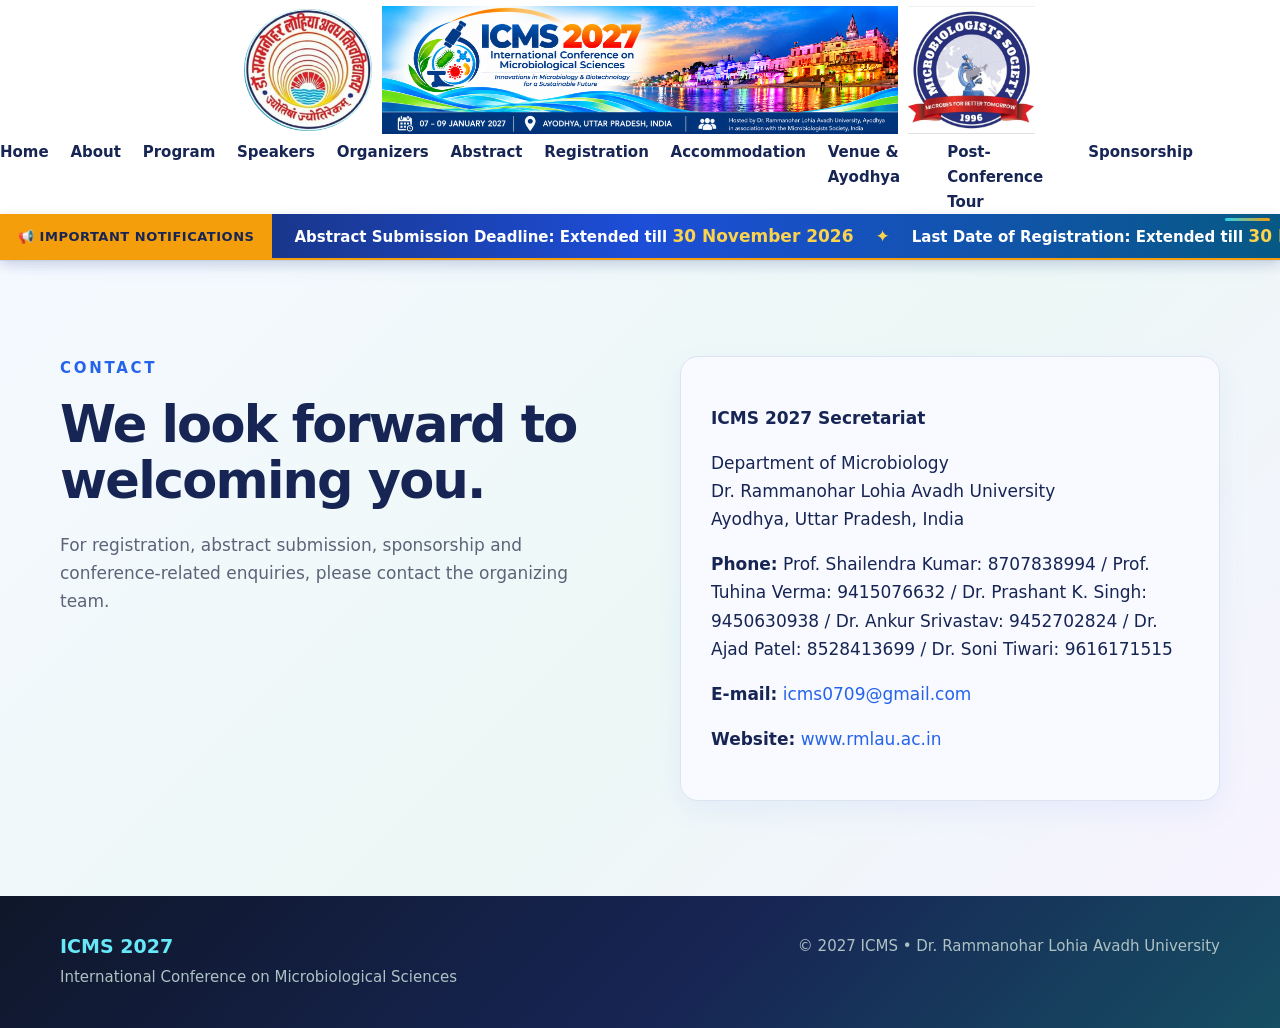
<file: contact.html>
<!DOCTYPE html>
<html lang="en">
<head>
  <meta charset="UTF-8">
  <meta name="viewport" content="width=device-width, initial-scale=1.0">
  <meta name="description" content="ICMS 2027 - International Conference on Microbiological Sciences, Dr. Rammanohar Lohia Avadh University, Ayodhya.">
  <title>Contact | ICMS 2027</title>
  <link rel="stylesheet" href="style.css">
</head>
<body class="inner-page">
<header class="site-header icms-banner-site-header">
  <div class="icms-banner-header-row">
    <a class="icms-side-logo university-side-logo" href="https://www.rmlau.ac.in/" aria-label="Dr. Rammanohar Lohia Avadh University website">
      <img src="images/university-logo.png" alt="Dr. Rammanohar Lohia Avadh University logo">
    </a>
    <a class="icms-banner-link" href="index.html" aria-label="ICMS 2027 Home">
      <img class="icms-header-banner-image" src="images/icms2027-header.png" alt="ICMS 2027 — International Conference on Microbiological Sciences, 7–9 January 2027, Ayodhya">
    </a>
    <a class="icms-side-logo mbsi-side-logo" href="https://microbiologistsociety.org/" aria-label="Microbiologists Society, India website">
      <img src="images/mbsi-logo-transparent.png" alt="Microbiologists Society, India logo">
    </a>
  </div>
  <div class="nav-row">
    <button class="menu-toggle" aria-label="Open menu" aria-expanded="false">☰</button>
    <nav class="nav">
      <a href="index.html">Home</a>
      <a href="about.html">About</a>
      <a href="programme.html">Program</a>
      <a href="speakers.html">Speakers</a>
      <a href="organizers.html">Organizers</a>
      <a href="abstract.html">Abstract</a>
      <a href="registration.html">Registration</a>
      <a href="accommodation.html">Accommodation</a>
      <a href="venue.html">Venue &amp; Ayodhya</a>
      <a href="tour.html">Post-Conference Tour</a>
      <a href="sponsorship.html">Sponsorship</a>
      <a href="contact.html"class="active">Contact</a>
    </nav>
  </div>
<!-- ICMS 2027 Important Information Scrolling Strip -->
<div class="icms-info-strip" role="region"
     aria-label="Important conference announcements">
  <div class="icms-info-label">📢 IMPORTANT NOTIFICATIONS</div>

  <div class="icms-info-window">
    <div class="icms-info-track">
       <a href="abstract.html">
        Abstract Submission Deadline: Extended till
        <span class="blinking-text">30 November 2026</span>
        
      </a>
      <span>✦</span>

      <a href="registration.html">
        Last Date of Registration: Extended till 
        <span class="blinking-text">30 November 2026</span>
      </a>
      <span>✦</span>

      <a href="abstract.html">
        Acceptance Notification: 05 December 2026
      </a>
      <span>✦</span>

      <a href="speakers.html">
        Explore the Invited Speakers
      </a>
      <span>✦</span>

      <a href="registration.html">
        Register for ICMS–2027
      </a>
      <span>✦</span>

      <a href="tour.html">Post-Conference Tour</a>
      <a href="venue.html">
        Conference: 07–09 January 2027 | Ayodhya, India
      </a>
      <span>✦</span>

      <!-- Duplicate items for continuous scrolling -->
      <a href="abstract.html" aria-hidden="true" tabindex="-1">
        Abstract Submission Deadline: 30 November 2026
      </a>
      <span aria-hidden="true">✦</span>

      <a href="registration.html" aria-hidden="true" tabindex="-1">
        Last Date of Registration: 30 November 2026
      </a>
      <span aria-hidden="true">✦</span>

      <a href="abstract.html" aria-hidden="true" tabindex="-1">
        Acceptance Notification: 05 December 2026
      </a>
      <span aria-hidden="true">✦</span>
    </div>
  </div>
</div>
</header>
<main>
<section class="section" id="contact">
<div class="container contact-grid">
<div><p class="section-label">CONTACT</p><h2>We look forward to welcoming you.</h2><p class="muted">For registration, abstract submission, sponsorship and conference-related enquiries, please contact the organizing team.</p></div>
<div class="contact-card">
<p><b>ICMS 2027 Secretariat</b></p>
<p>Department of Microbiology<br/>Dr. Rammanohar Lohia Avadh University<br/>Ayodhya, Uttar Pradesh, India</p>
<p><b>Phone:</b>
  Prof. Shailendra Kumar: 8707838994 /
  Prof. Tuhina Verma: 9415076632 /
  Dr. Prashant K. Singh: 9450630938 /
  Dr. Ankur Srivastav: 9452702824 /
  Dr. Ajad Patel: 8528413699 /
  Dr. Soni Tiwari: 9616171515
</p>
   <p><b>E-mail:</b> <a href="mailto:icms0709@gmail.com">icms0709@gmail.com</a>
  <p><b>Website:</b> <a href="https://www.rmlau.ac.in/" rel="noopener" target="_blank">www.rmlau.ac.in</a></p>
</div>
</div>
</section>
</main>
<footer>
  <div class="container footer-inner">
    <div><strong>ICMS 2027</strong><p>International Conference on Microbiological Sciences</p></div>
    <p>© 2027 ICMS • Dr. Rammanohar Lohia Avadh University</p>
  </div>
</footer>
<script>
  const toggle = document.querySelector('.menu-toggle');
  const nav = document.querySelector('.nav');
  toggle.addEventListener('click', () => nav.classList.toggle('open'));
  document.querySelectorAll('.nav a').forEach(a => a.addEventListener('click', () => nav.classList.remove('open')));
</script>
</body>
</html>
</file>
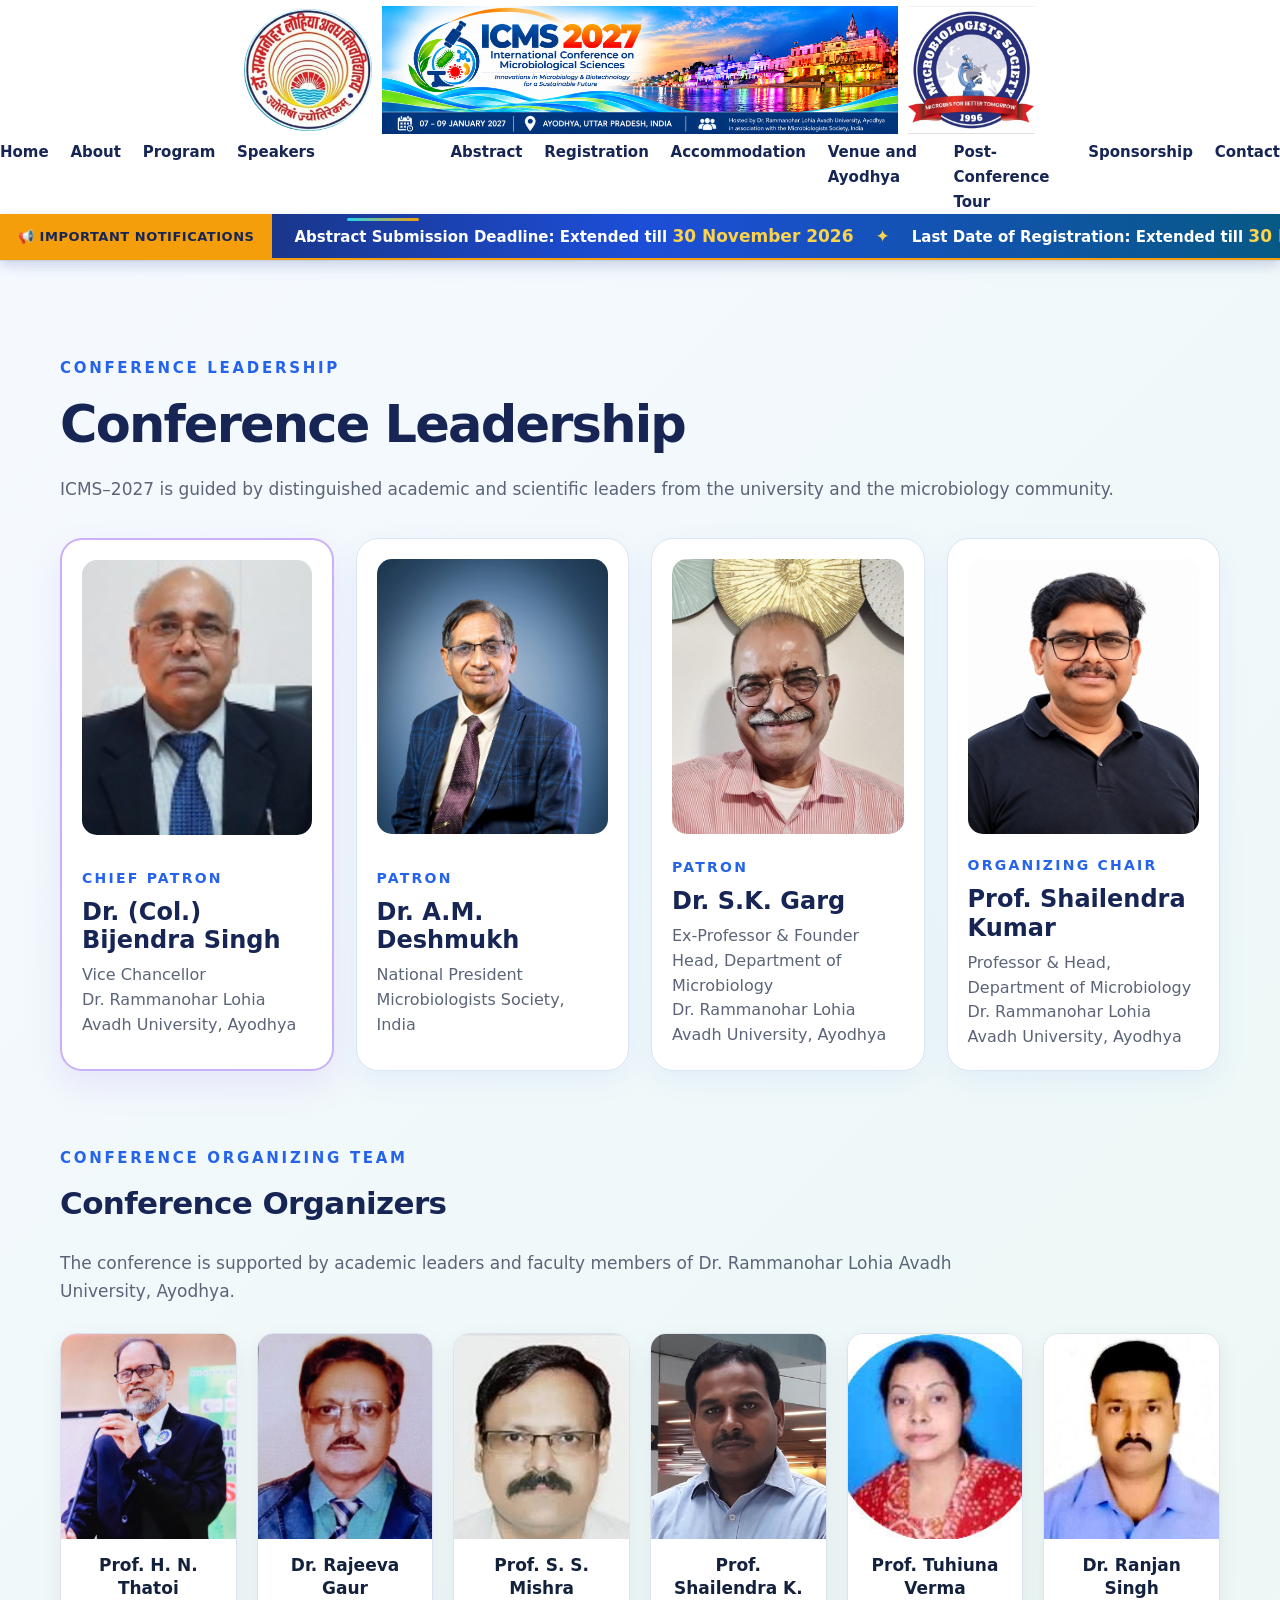
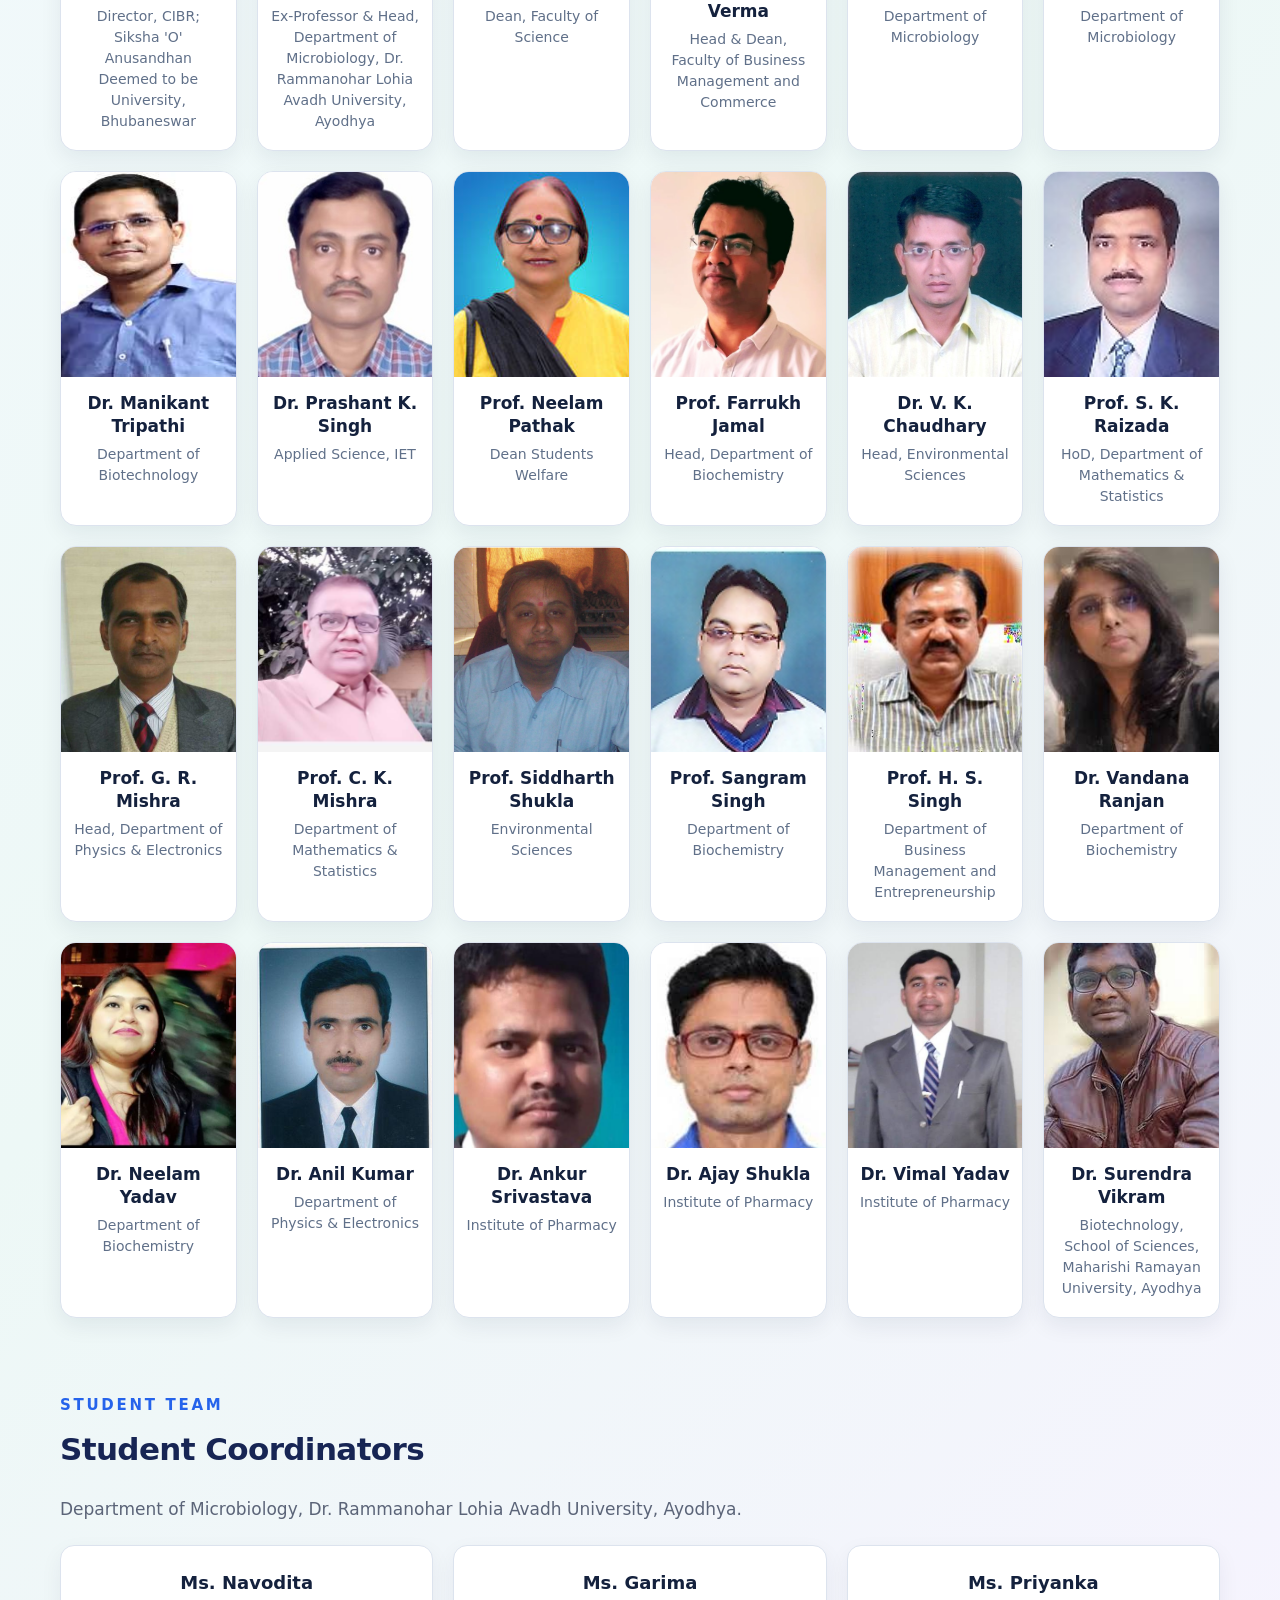
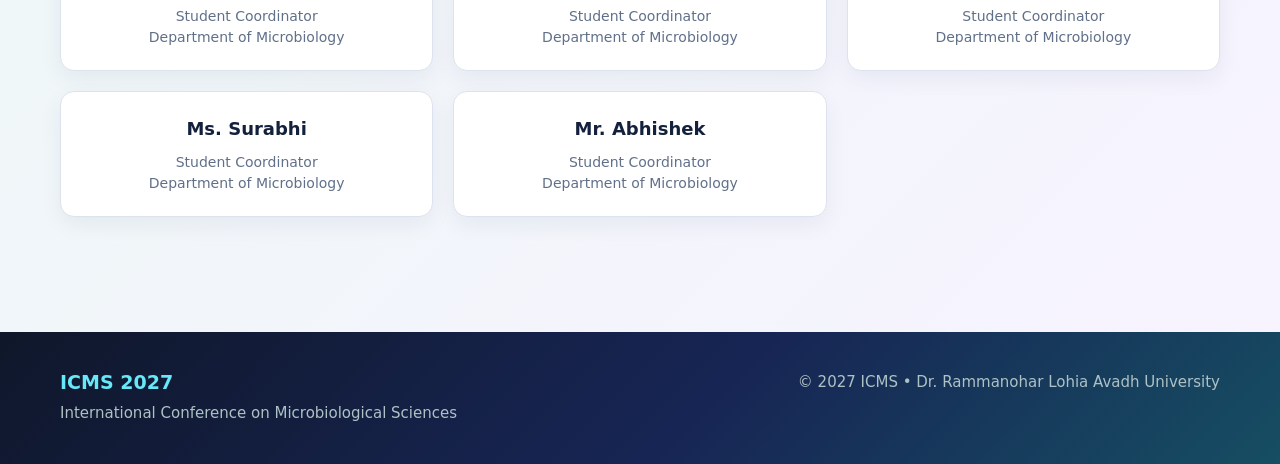
<file: organizers.html>
<!DOCTYPE html>
<html lang="en">
<head>
  <meta charset="UTF-8">
  <meta name="viewport" content="width=device-width, initial-scale=1.0">
  <meta name="description" content="ICMS 2027 - International Conference on Microbiological Sciences, Dr. Rammanohar Lohia Avadh University, Ayodhya.">
  <title>Conference Leadership &amp; Organizers | ICMS 2027</title>
  <link rel="stylesheet" href="style.css">
<style>
.student-coordinator-grid{display:grid;grid-template-columns:repeat(3,minmax(0,1fr));gap:20px;margin-top:22px}
.student-coordinator-card{min-width:0;background:#fff;border:1px solid #dce3ee;border-radius:14px;padding:22px;text-align:center;box-shadow:0 8px 22px rgba(20,33,61,.06)}
.student-coordinator-card h4{margin:0 0 8px;color:#14213d;font-size:18px}
.student-coordinator-card p{margin:0;color:#607089;font-size:14px;line-height:1.5}
@media(max-width:650px){.student-coordinator-grid{grid-template-columns:1fr}}
</style>
<style>
/* Page-specific organizer layout: changes apply only to speakers.html. */
.organizer-grid{display:grid;grid-template-columns:repeat(6,minmax(0,1fr));gap:20px;margin-top:28px}
.organizer-card{min-width:0;overflow:hidden;background:#fff;border:1px solid #dce3ee;border-radius:16px;box-shadow:0 8px 22px rgba(20,33,61,.07);text-align:center;padding-bottom:18px}
.organizer-card img{display:block;width:100%;height:205px;object-fit:cover;object-position:center top;background:#eef2f8}
.organizer-card h4{font-size:17px;line-height:1.35;margin:15px 12px 6px;color:#14213d}
.organizer-card p{font-size:14px;line-height:1.5;margin:0 12px;color:#607089}
.organizer-section-intro{max-width:900px;margin-bottom:8px}
@media(max-width:1050px){.organizer-grid{grid-template-columns:repeat(3,minmax(0,1fr))}}
@media(max-width:650px){.organizer-grid{grid-template-columns:repeat(2,minmax(0,1fr));gap:14px}.organizer-card img{height:190px}.organizer-card h4{font-size:15px}}
@media(max-width:380px){.organizer-grid{grid-template-columns:1fr 1fr}.organizer-card img{height:160px}}
</style>

</head>
<body class="inner-page">
<header class="site-header icms-banner-site-header">
  <div class="icms-banner-header-row">
    <a class="icms-side-logo university-side-logo" href="https://www.rmlau.ac.in/" aria-label="Dr. Rammanohar Lohia Avadh University website">
      <img src="images/university-logo.png" alt="Dr. Rammanohar Lohia Avadh University logo">
    </a>
    <a class="icms-banner-link" href="index.html" aria-label="ICMS 2027 Home">
      <img class="icms-header-banner-image" src="images/icms2027-header.png" alt="ICMS 2027 — International Conference on Microbiological Sciences, 7–9 January 2027, Ayodhya">
    </a>
    <a class="icms-side-logo mbsi-side-logo" href="https://microbiologistsociety.org/" aria-label="Microbiologists Society, India website">
      <img src="images/mbsi-logo-transparent.png" alt="Microbiologists Society, India logo">
    </a>
  </div>
  <div class="nav-row">
    <button class="menu-toggle" aria-label="Open menu" aria-expanded="false">☰</button>
    <nav class="nav">
      <a href="index.html">Home</a>
      <a href="about.html">About</a>
      <a href="programme.html">Program</a>
      <a href="speakers.html">Speakers</a>
      <a href="organizers.html" class="active">Organizers</a>
      <a href="abstract.html">Abstract</a>
      <a href="registration.html">Registration</a>
      <a href="accommodation.html">Accommodation</a>
      <a href="venue.html">Venue and Ayodhya</a>
      <a href="tour.html">Post-Conference Tour</a>
      <a href="sponsorship.html">Sponsorship</a>
      <a href="contact.html">Contact</a>
    </nav>
  </div>
<!-- ICMS 2027 Important Information Scrolling Strip -->
<div class="icms-info-strip" role="region"
     aria-label="Important conference announcements">
  <div class="icms-info-label">📢 IMPORTANT NOTIFICATIONS</div>

  <div class="icms-info-window">
    <div class="icms-info-track">
       <a href="abstract.html">
        Abstract Submission Deadline: Extended till
        <span class="blinking-text">30 November 2026</span>
        
      </a>
      <span>✦</span>

      <a href="registration.html">
        Last Date of Registration: Extended till 
        <span class="blinking-text">30 November 2026</span>
      </a>
      <span>✦</span>

      <a href="abstract.html">
        Acceptance Notification: 05 December 2026
      </a>
      <span>✦</span>

      <a href="speakers.html">
        Explore the Invited Speakers
      </a>
      <span>✦</span>

      <a href="registration.html">
        Register for ICMS–2027
      </a>
      <span>✦</span>

      <a href="tour.html">Post-Conference Tour</a>
      <a href="venue.html">
        Conference: 07–09 January 2027 | Ayodhya, India
      </a>
      <span>✦</span>

      <!-- Duplicate items for continuous scrolling -->
      <a href="abstract.html" aria-hidden="true" tabindex="-1">
        Abstract Submission Deadline: 30 November 2026
      </a>
      <span aria-hidden="true">✦</span>

      <a href="registration.html" aria-hidden="true" tabindex="-1">
        Last Date of Registration: 30 November 2026
      </a>
      <span aria-hidden="true">✦</span>

      <a href="abstract.html" aria-hidden="true" tabindex="-1">
        Acceptance Notification: 05 December 2026
      </a>
      <span aria-hidden="true">✦</span>
    </div>
  </div>
</div>
</header>
<main>
<section class="section" id="conference-leadership">
  <div class="container">
    <p class="section-label">CONFERENCE LEADERSHIP</p>
    <h2>Conference Leadership</h2>
    <p class="muted">ICMS–2027 is guided by distinguished academic and scientific leaders from the university and the microbiology community.</p>
    <div class="leadership-grid leadership-grid-three">
<article class="leader-card chief-patron">
<div class="leader-photo"><img alt="Dr. (Col.) Bijendra Singh, Chief Patron, ICMS 2027" src="images/speakers/vice-chancellor.jpeg"/></div>
<div class="leader-content">
<span class="leader-title">CHIEF PATRON</span>
<h3>Dr. (Col.) Bijendra Singh</h3>
<p class="leader-affiliation">Vice Chancellor<br/>Dr. Rammanohar Lohia Avadh University, Ayodhya</p>
</div>
</article>
<article class="leader-card">
<div class="leader-photo"><img alt="Dr. A.M. Deshmukh, Patron, ICMS 2027" src="images/speakers/deshmukh.jpeg"/></div>
<div class="leader-content">
<span class="leader-title">PATRON</span>
<h3>Dr. A.M. Deshmukh</h3>
<p class="leader-affiliation">National President<br/>Microbiologists Society, India</p>
</div>
</article>
<article class="leader-card">
<div class="leader-photo"><img alt="Dr. S.K. Garg, Patron, ICMS 2027" src="images/speakers/garg-sir.jpeg"/></div>
<div class="leader-content">
<span class="leader-title">PATRON</span>
<h3>Dr. S.K. Garg</h3>
<p class="leader-affiliation">Ex-Professor &amp; Founder Head, Department of Microbiology<br/>Dr. Rammanohar Lohia Avadh University, Ayodhya</p>
</div>
</article>
<article class="leader-card">
<div class="leader-photo"><img alt="Prof. Shailendra Kumar, Organizing Chair, ICMS 2027" src="images/speakers/shailendra.png"/></div>
<div class="leader-content">
<span class="leader-title">ORGANIZING CHAIR</span>
<h3>Prof. Shailendra Kumar</h3>
<p class="leader-affiliation">Professor &amp; Head, Department of Microbiology<br/>Dr. Rammanohar Lohia Avadh University, Ayodhya</p>
</div>
</article>
</div>

    <section class="organizers-section" aria-labelledby="organizers-title" style="margin:42px 0 54px;">
  <div class="section-subheading speaker-heading">
    <p class="section-label">CONFERENCE ORGANIZING TEAM</p>
    <h3 id="organizers-title">Conference Organizers</h3>
  </div>
  <p class="muted organizer-section-intro">The conference is supported by academic leaders and faculty members of Dr. Rammanohar Lohia Avadh University, Ayodhya.</p>
  <div class="organizer-grid">
    <article class="organizer-card">
<img src="images/speakers/thatoi.jpeg" alt="Prof. H. N. Thatoi" loading="lazy">
<h4>Prof. H. N. Thatoi</h4>
<p>Director, CIBR; Siksha &#x27;O&#x27; Anusandhan Deemed to be University, Bhubaneswar</p>
</article>
    <article class="organizer-card">
<img src="images/speakers/gaur.jpeg" alt="Dr. Rajeeva Gaur" loading="lazy">
<h4>Dr. Rajeeva Gaur</h4>
<p>Ex-Professor & Head, Department of Microbiology, Dr. Rammanohar Lohia Avadh University, Ayodhya</p>
</article>
    <article class="organizer-card">
<img src="images/speakers/SSMISHRA.jpeg" alt="Prof. S. S. Mishra" loading="lazy">
<h4>Prof. S. S. Mishra</h4>
<p>Dean, Faculty of Science</p>
</article>
    <article class="organizer-card">
<img src="images/speakers/SKVERMA.jpeg" alt="Prof. Shailendra K. Verma" loading="lazy">
<h4>Prof. Shailendra K. Verma</h4>
<p>Head &amp; Dean, Faculty of Business Management and Commerce</p>
</article>
<article class="organizer-card">
<img src="images/speakers/tuhina.jpeg" alt="Prof. Tuhiuna Verma" loading="lazy">
<h4>Prof. Tuhiuna Verma</h4>
<p>Department of Microbiology</p>
</article>
    <article class="organizer-card">
<img src="images/speakers/ranjans.jpeg" alt="Dr. Ranjan Singh" loading="lazy">
<h4>Dr. Ranjan Singh</h4>
<p>Department of Microbiology</p>
</article>
    <article class="organizer-card">
<img src="images/speakers/manikant.jpeg" alt="Dr. Manikant Tripathi" loading="lazy">
<h4>Dr. Manikant Tripathi</h4>
<p>Department of Biotechnology</p>
</article>
    <article class="organizer-card">
<img src="images/speakers/pks.jpeg" alt="Dr. Prashant K. Singh" loading="lazy">
<h4>Dr. Prashant K. Singh</h4>
<p>Applied Science, IET</p>
</article>
    <article class="organizer-card">
<img src="images/speakers/NEELAMP.jpeg" alt="Prof. Neelam Pathak" loading="lazy">
<h4>Prof. Neelam Pathak</h4>
<p>Dean Students Welfare</p>
</article>
    <article class="organizer-card">
<img src="images/speakers/FARRUKH.jpeg" alt="Prof. Farrukh Jamal" loading="lazy">
<h4>Prof. Farrukh Jamal</h4>
<p>Head, Department of Biochemistry</p>
</article>
    <article class="organizer-card">
<img src="images/speakers/VINODCH.jpeg" alt="Dr. V. K. Chaudhary" loading="lazy">
<h4>Dr. V. K. Chaudhary</h4>
<p>Head, Environmental Sciences</p>
</article>
    <article class="organizer-card">
<img src="images/speakers/SKRAIZADA.jpeg" alt="Prof. S. K. Raizada" loading="lazy">
<h4>Prof. S. K. Raizada</h4>
<p>HoD, Department of Mathematics &amp; Statistics</p>
</article>
    <article class="organizer-card">
<img src="images/speakers/GRMISHRA.jpeg" alt="Prof. G. R. Mishra" loading="lazy">
<h4>Prof. G. R. Mishra</h4>
<p>Head, Department of Physics &amp; Electronics</p>
</article>
    <article class="organizer-card">
<img src="images/speakers/CKMISHRA.jpeg" alt="Prof. C. K. Mishra" loading="lazy">
<h4>Prof. C. K. Mishra</h4>
<p>Department of Mathematics &amp; Statistics</p>
</article>
    <article class="organizer-card">
<img src="images/speakers/SIDDHAR.jpeg" alt="Prof. Siddharth Shukla" loading="lazy">
<h4>Prof. Siddharth Shukla</h4>
<p>Environmental Sciences</p>
</article>
    <article class="organizer-card">
<img src="images/speakers/SANGRAM.jpeg" alt="Prof. Sangram Singh" loading="lazy">
<h4>Prof. Sangram Singh</h4>
<p>Department of Biochemistry</p>
</article>
    <article class="organizer-card">
<img src="images/speakers/HSS.jpeg" alt="Prof. H. S. Singh" loading="lazy">
<h4>Prof. H. S. Singh</h4>
<p>Department of Business Management and Entrepreneurship</p>
</article>
    <article class="organizer-card">
<img src="images/speakers/vandana.jpeg" alt="Dr. Vandana Ranjan" loading="lazy">
<h4>Dr. Vandana Ranjan</h4>
<p>Department of Biochemistry</p>
</article>
    <article class="organizer-card">
<img src="images/speakers/neelamy.jpeg" alt="Dr. Neelam Yadav" loading="lazy">
<h4>Dr. Neelam Yadav</h4>
<p>Department of Biochemistry</p>
</article>
    <article class="organizer-card">
<img src="images/speakers/ANILKU.jpeg" alt="Dr. Anil Kumar" loading="lazy">
<h4>Dr. Anil Kumar</h4>
<p>Department of Physics &amp; Electronics</p>
</article>
    <article class="organizer-card">
<img src="images/speakers/ankur.jpeg" alt="Dr. Ankur Srivastava" loading="lazy">
<h4>Dr. Ankur Srivastava</h4>
<p>Institute of Pharmacy</p>
</article>
    <article class="organizer-card">
<img src="images/speakers/ajay.jpeg" alt="Dr. Ajay Shukla" loading="lazy">
<h4>Dr. Ajay Shukla</h4>
<p>Institute of Pharmacy</p>
</article>
    <article class="organizer-card">
<img src="images/speakers/vimal.jpeg" alt="Dr. Vimal Yadav" loading="lazy">
<h4>Dr. Vimal Yadav</h4>
<p>Institute of Pharmacy</p>
</article>
    <article class="organizer-card">
<img src="images/speakers/surendra-vikram.jpeg" alt="Dr. Surendra Vikram" loading="lazy">
<h4>Dr. Surendra Vikram</h4>
<p>Biotechnology, School of Sciences, Maharishi Ramayan University, Ayodhya</p>
</article>
  </div>
</section>

    <section class="organizers-section" aria-labelledby="student-coordinators-title" style="margin:42px 0 20px;">
      <div class="section-subheading speaker-heading">
        <p class="section-label">STUDENT TEAM</p>
        <h3 id="student-coordinators-title">Student Coordinators</h3>
      </div>
      <p class="muted organizer-section-intro">Department of Microbiology, Dr. Rammanohar Lohia Avadh University, Ayodhya.</p>
      <div class="student-coordinator-grid">
        <article class="student-coordinator-card">
          <h4>Ms. Navodita</h4>
          <p>Student Coordinator<br>Department of Microbiology</p>
        </article>
        <article class="student-coordinator-card">
          <h4>Ms. Garima</h4>
          <p>Student Coordinator<br>Department of Microbiology</p>
        </article>
        <article class="student-coordinator-card">
          <h4>Ms. Priyanka</h4>
          <p>Student Coordinator<br>Department of Microbiology</p>
        </article>
        <article class="student-coordinator-card">
          <h4>Ms. Surabhi</h4>
          <p>Student Coordinator<br>Department of Microbiology</p>
        </article>
 <article class="student-coordinator-card">
          <h4>Mr. Abhishek</h4>
          <p>Student Coordinator<br>Department of Microbiology</p>
        </article>
 </div>
    </section>
  </div>
</section>
</main>
<footer>
  <div class="container footer-inner">
    <div><strong>ICMS 2027</strong><p>International Conference on Microbiological Sciences</p></div>
    <p>© 2027 ICMS • Dr. Rammanohar Lohia Avadh University</p>
  </div>
</footer>
<script>
  const toggle = document.querySelector('.menu-toggle');
  const nav = document.querySelector('.nav');
  toggle.addEventListener('click', () => nav.classList.toggle('open'));
  document.querySelectorAll('.nav a').forEach(a => a.addEventListener('click', () => nav.classList.remove('open')));
</script>
</body>
</html>
</file>
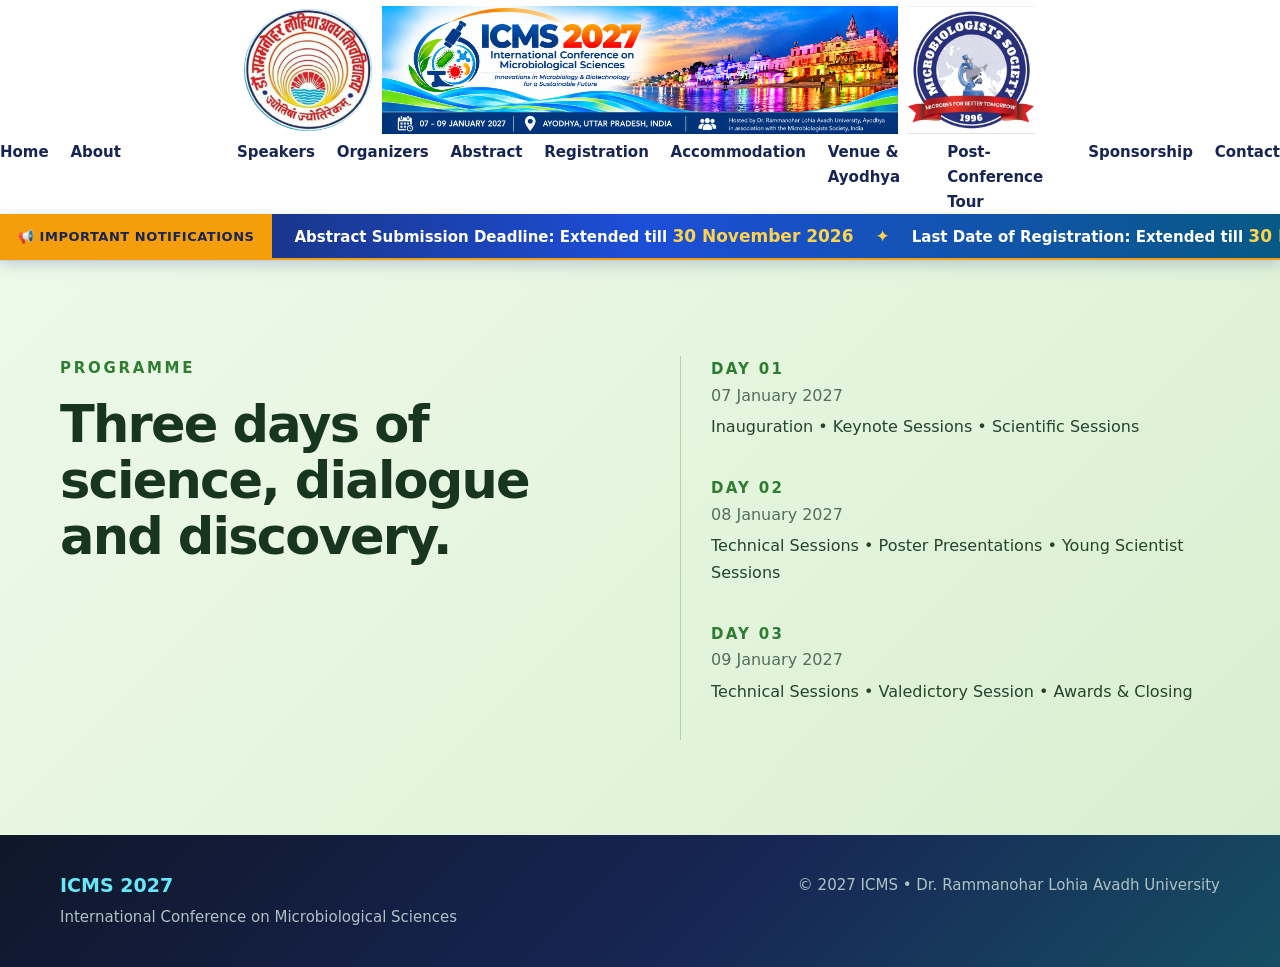
<file: programme.html>
<!DOCTYPE html>
<html lang="en">
<head>
  <meta charset="UTF-8">
  <meta name="viewport" content="width=device-width, initial-scale=1.0">
  <meta name="description" content="ICMS 2027 - International Conference on Microbiological Sciences, Dr. Rammanohar Lohia Avadh University, Ayodhya.">
  <title>Scientific Programme | ICMS 2027</title>
  <link rel="stylesheet" href="style.css">
</head>
<body class="inner-page">
<header class="site-header icms-banner-site-header">
  <div class="icms-banner-header-row">
    <a class="icms-side-logo university-side-logo" href="https://www.rmlau.ac.in/" aria-label="Dr. Rammanohar Lohia Avadh University website">
      <img src="images/university-logo.png" alt="Dr. Rammanohar Lohia Avadh University logo">
    </a>
    <a class="icms-banner-link" href="index.html" aria-label="ICMS 2027 Home">
      <img class="icms-header-banner-image" src="images/icms2027-header.png" alt="ICMS 2027 — International Conference on Microbiological Sciences, 7–9 January 2027, Ayodhya">
    </a>
    <a class="icms-side-logo mbsi-side-logo" href="https://microbiologistsociety.org/" aria-label="Microbiologists Society, India website">
      <img src="images/mbsi-logo-transparent.png" alt="Microbiologists Society, India logo">
    </a>
  </div>
  <div class="nav-row">
    <button class="menu-toggle" aria-label="Open menu" aria-expanded="false">☰</button>
    <nav class="nav">
      <a href="index.html">Home</a>
      <a href="about.html">About</a>
      <a href="programme.html" class="active">Program</a>
      <a href="speakers.html">Speakers</a>
      <a href="organizers.html">Organizers</a>
      <a href="abstract.html">Abstract</a>
      <a href="registration.html">Registration</a>
      <a href="accommodation.html">Accommodation</a>
      <a href="venue.html">Venue &amp; Ayodhya</a>
      <a href="tour.html">Post-Conference Tour</a>
      <a href="sponsorship.html">Sponsorship</a>
      <a href="contact.html">Contact</a>
    </nav>
  </div>
<!-- ICMS 2027 Important Information Scrolling Strip -->
<div class="icms-info-strip" role="region"
     aria-label="Important conference announcements">
  <div class="icms-info-label">📢 IMPORTANT NOTIFICATIONS</div>

  <div class="icms-info-window">
    <div class="icms-info-track">
       <a href="abstract.html">
        Abstract Submission Deadline: Extended till
        <span class="blinking-text">30 November 2026</span>
        
      </a>
      <span>✦</span>

      <a href="registration.html">
        Last Date of Registration: Extended till 
        <span class="blinking-text">30 November 2026</span>
      </a>
      <span>✦</span>

      <a href="abstract.html">
        Acceptance Notification: 05 December 2026
      </a>
      <span>✦</span>

      <a href="speakers.html">
        Explore the Invited Speakers
      </a>
      <span>✦</span>

      <a href="registration.html">
        Register for ICMS–2027
      </a>
      <span>✦</span>

      <a href="tour.html">Post-Conference Tour</a>
      <a href="venue.html">
        Conference: 07–09 January 2027 | Ayodhya, India
      </a>
      <span>✦</span>

      <!-- Duplicate items for continuous scrolling -->
      <a href="abstract.html" aria-hidden="true" tabindex="-1">
        Abstract Submission Deadline: 30 November 2026
      </a>
      <span aria-hidden="true">✦</span>

      <a href="registration.html" aria-hidden="true" tabindex="-1">
        Last Date of Registration: 30 November 2026
      </a>
      <span aria-hidden="true">✦</span>

      <a href="abstract.html" aria-hidden="true" tabindex="-1">
        Acceptance Notification: 05 December 2026
      </a>
      <span aria-hidden="true">✦</span>
    </div>
  </div>
</div>
</header> 
<main>
<section class="section section-dark" id="programme">
<div class="container two-col programme-intro">
<div>
<p class="section-label light">PROGRAMME</p>
<h2>Three days of science, dialogue and discovery.</h2>
</div>
<div class="timeline">
<div class="timeline-item"><b>DAY 01</b><span>07 January 2027</span><p>Inauguration • Keynote Sessions • Scientific Sessions</p></div>
<div class="timeline-item"><b>DAY 02</b><span>08 January 2027</span><p>Technical Sessions • Poster Presentations • Young Scientist Sessions</p></div>
<div class="timeline-item"><b>DAY 03</b><span>09 January 2027</span><p>Technical Sessions • Valedictory Session • Awards &amp; Closing</p></div>
</div>
</div>
</section>
</main>
<footer>
  <div class="container footer-inner">
    <div><strong>ICMS 2027</strong><p>International Conference on Microbiological Sciences</p></div>
    <p>© 2027 ICMS • Dr. Rammanohar Lohia Avadh University</p>
  </div>
</footer>
<script>
  const toggle = document.querySelector('.menu-toggle');
  const nav = document.querySelector('.nav');
  toggle.addEventListener('click', () => nav.classList.toggle('open'));
  document.querySelectorAll('.nav a').forEach(a => a.addEventListener('click', () => nav.classList.remove('open')));
</script>
</body>
</html>
</file>
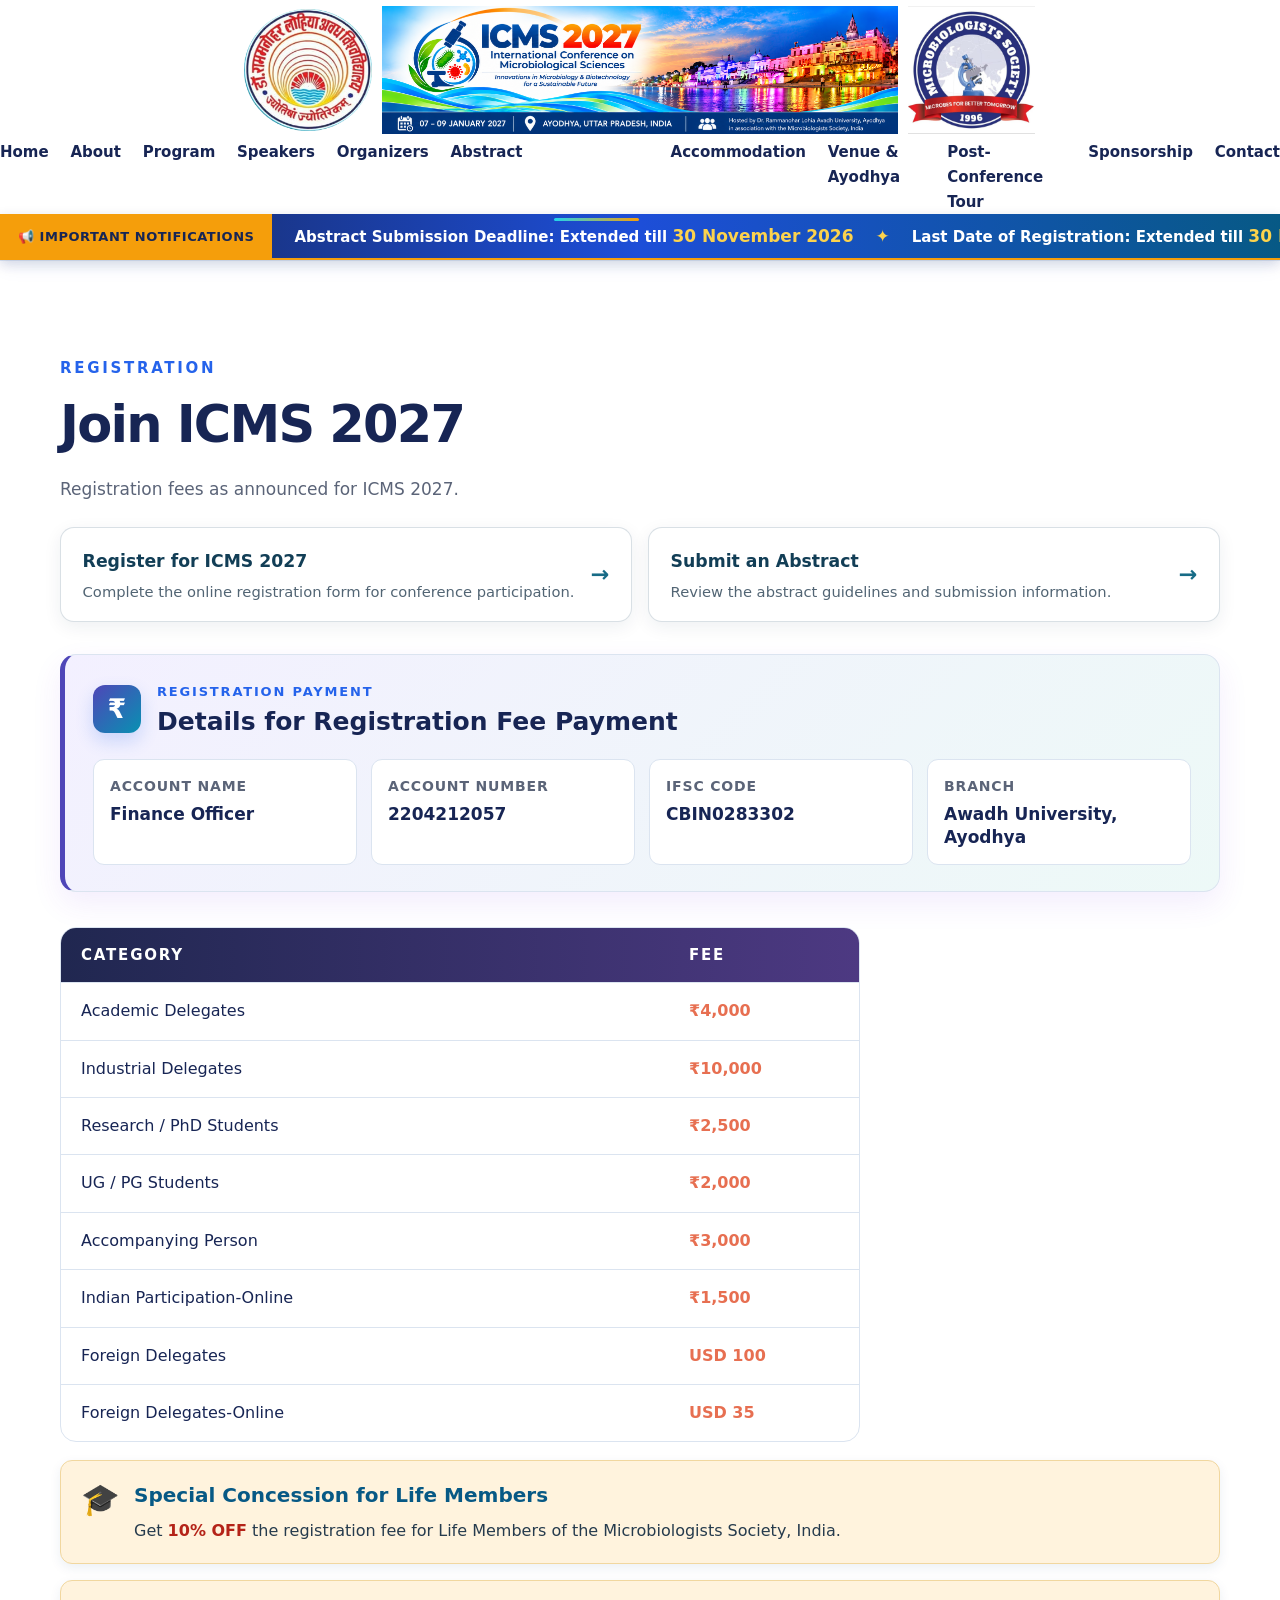
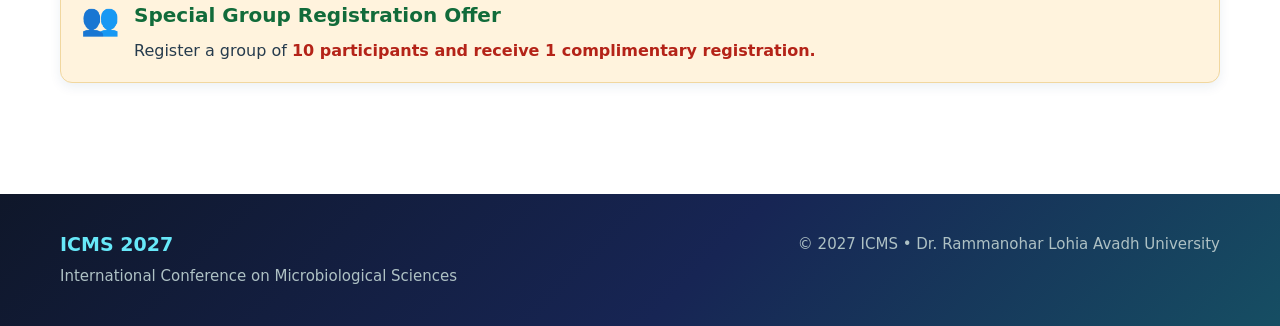
<file: registration.html>
<!DOCTYPE html>
<html lang="en">
<head>
  <meta charset="UTF-8">
  <meta name="viewport" content="width=device-width, initial-scale=1.0">
  <meta name="description" content="ICMS 2027 - International Conference on Microbiological Sciences, Dr. Rammanohar Lohia Avadh University, Ayodhya.">
  <title>Registration | ICMS 2027</title>
  <link rel="stylesheet" href="style.css">

  <style>
    .registration-actions {
      display: grid;
      grid-template-columns: repeat(2, minmax(0, 1fr));
      gap: 1rem;
      margin: 1.5rem 0 2rem;
    }
    .registration-action {
      display: flex;
      align-items: center;
      justify-content: space-between;
      gap: 1rem;
      min-height: 92px;
      padding: 1.2rem 1.35rem;
      border: 1px solid rgba(20, 67, 92, 0.16);
      border-radius: 14px;
      background: #fff;
      box-shadow: 0 5px 18px rgba(20, 45, 65, 0.07);
      color: inherit;
      text-decoration: none;
      transition: transform 0.18s ease, box-shadow 0.18s ease, border-color 0.18s ease;
    }
    .registration-action:hover,
    .registration-action:focus-visible {
      transform: translateY(-2px);
      box-shadow: 0 9px 24px rgba(20, 45, 65, 0.12);
      border-color: #1b6a85;
      outline: none;
    }
    .registration-action-copy { display: block; }
    .registration-action-title {
      display: block;
      margin-bottom: 0.3rem;
      font-size: 1.08rem;
      font-weight: 700;
      color: #123e56;
    }
    .registration-action-description {
      display: block;
      font-size: 0.92rem;
      line-height: 1.45;
      color: #526574;
    }
    .registration-action-arrow {
      flex: 0 0 auto;
      font-size: 1.4rem;
      font-weight: 700;
      color: #176b86;
    }
    @media (max-width: 640px) {
      .registration-actions { grid-template-columns: 1fr; }
      .registration-action { min-height: 78px; padding: 1rem; }
    }
  </style>

</head>
<body class="inner-page">
<header class="site-header icms-banner-site-header">
  <div class="icms-banner-header-row">
    <a class="icms-side-logo university-side-logo" href="https://www.rmlau.ac.in/" aria-label="Dr. Rammanohar Lohia Avadh University website">
      <img src="images/university-logo.png" alt="Dr. Rammanohar Lohia Avadh University logo">
    </a>
    <a class="icms-banner-link" href="index.html" aria-label="ICMS 2027 Home">
      <img class="icms-header-banner-image" src="images/icms2027-header.png" alt="ICMS 2027 — International Conference on Microbiological Sciences, 7–9 January 2027, Ayodhya">
    </a>
    <a class="icms-side-logo mbsi-side-logo" href="https://microbiologistsociety.org/" aria-label="Microbiologists Society, India website">
      <img src="images/mbsi-logo-transparent.png" alt="Microbiologists Society, India logo">
    </a>
  </div>
  <div class="nav-row">
    <button class="menu-toggle" aria-label="Open menu" aria-expanded="false">☰</button>
    <nav class="nav">
      <a href="index.html">Home</a>
      <a href="about.html">About</a>
      <a href="programme.html">Program</a>
      <a href="speakers.html">Speakers</a>
      <a href="organizers.html">Organizers</a>
      <a href="abstract.html">Abstract</a>
      <a href="registration.html" class="active">Registration</a>
      <a href="accommodation.html">Accommodation</a>
      <a href="venue.html">Venue &amp; Ayodhya</a>
      <a href="tour.html">Post-Conference Tour</a>
      <a href="sponsorship.html">Sponsorship</a>
      <a href="contact.html">Contact</a>
    </nav>
  </div>
<!-- ICMS 2027 Important Information Scrolling Strip -->
<div class="icms-info-strip" role="region"
     aria-label="Important conference announcements">
  <div class="icms-info-label">📢 IMPORTANT NOTIFICATIONS</div>

  <div class="icms-info-window">
    <div class="icms-info-track">
        <a href="abstract.html">
        Abstract Submission Deadline: Extended till
        <span class="blinking-text">30 November 2026</span>
        
      </a>
      <span>✦</span>

      <a href="registration.html">
        Last Date of Registration: Extended till 
        <span class="blinking-text">30 November 2026</span>
      </a>
      <span>✦</span>

      <a href="abstract.html">
        Acceptance Notification: 05 December 2026
      </a>
      <span>✦</span>

      <a href="speakers.html">
        Explore the Invited Speakers
      </a>
      <span>✦</span>

      <a href="registration.html">
        Register for ICMS–2027
      </a>
      <span>✦</span>

      <a href="tour.html">Post-Conference Tour</a>
      <a href="venue.html">
        Conference: 07–09 January 2027 | Ayodhya, India
      </a>
      <span>✦</span>

      <!-- Duplicate items for continuous scrolling -->
      <a href="abstract.html" aria-hidden="true" tabindex="-1">
        Abstract Submission Deadline: 30 November 2026
      </a>
      <span aria-hidden="true">✦</span>

      <a href="registration.html" aria-hidden="true" tabindex="-1">
        Last Date of Registration: 30 November 2026
      </a>
      <span aria-hidden="true">✦</span>

      <a href="abstract.html" aria-hidden="true" tabindex="-1">
        Acceptance Notification: 05 December 2026
      </a>
      <span aria-hidden="true">✦</span>
    </div>
  </div>
</div>
</header>
<main>
<section class="section" id="registration">
<div class="container">
<p class="section-label">REGISTRATION</p>
<h2>Join ICMS 2027</h2>
<p class="muted">Registration fees as announced for ICMS 2027.</p>

<div class="registration-actions" aria-label="Conference registration and abstract submission">
  <a class="registration-action" href="https://docs.google.com/forms/d/e/1FAIpQLSfYYTkdlMqn6YsRFuisidAXgeoWjLA7FyctKNheURcf5P-yeQ/viewform?usp=header" target="_blank" rel="noopener noreferrer">
    <span class="registration-action-copy">
      <span class="registration-action-title">Register for ICMS 2027</span>
      <span class="registration-action-description">Complete the online registration form for conference participation.</span>
    </span>
    <span class="registration-action-arrow" aria-hidden="true">→</span>
  </a>
  <a class="registration-action" href="abstract.html">
    <span class="registration-action-copy">
      <span class="registration-action-title">Submit an Abstract</span>
      <span class="registration-action-description">Review the abstract guidelines and submission information.</span>
    </span>
    <span class="registration-action-arrow" aria-hidden="true">→</span>
  </a>
</div>

<div class="payment-details">
<div class="payment-heading">
<span class="payment-icon">₹</span>
<div>
<p class="section-label">REGISTRATION PAYMENT</p>
<h3>Details for Registration Fee Payment</h3>
</div>
</div>
<div class="payment-grid">
<div class="payment-item"><span>Account Name</span><strong>Finance Officer</strong></div>
<div class="payment-item"><span>Account Number</span><strong>2204212057</strong></div>
<div class="payment-item"><span>IFSC Code</span><strong>CBIN0283302</strong></div>
<div class="payment-item"><span>Branch</span><strong>Awadh University, Ayodhya</strong></div>
</div>
</div>
<div class="fee-table">
<div class="fee-row fee-head"><span>Category</span><span>Fee</span></div>
<div class="fee-row"><span>Academic Delegates</span><strong>₹4,000</strong></div>
<div class="fee-row"><span>Industrial Delegates</span><strong>₹10,000</strong></div>
<div class="fee-row"><span>Research / PhD Students</span><strong>₹2,500</strong></div>
<div class="fee-row"><span>UG / PG Students</span><strong>₹2,000</strong></div>
<div class="fee-row"><span>Accompanying Person</span><strong>₹3,000</strong></div>
<div class="fee-row"><span>Indian Participation-Online</span><strong>₹1,500</strong></div>
  <div class="fee-row"><span>Foreign Delegates</span><strong>USD 100</strong></div>
    <div class="fee-row"><span>Foreign Delegates-Online</span><strong>USD 35</strong></div>
</div>

<div class="note concession-note">
  <span class="note-icon">🎓</span>
  <div>
    <strong>Special Concession for Life Members</strong>
    <p>Get <strong>10% OFF</strong> the registration fee for Life Members of the Microbiologists Society, India.</p>
  </div>
</div>

<div class="note concession-note group-note">
  <span class="note-icon">👥</span>
  <div>
    <strong>Special Group Registration Offer</strong>
    <p>Register a group of <strong>10 participants and receive 1 complimentary registration.</strong></p>
  </div>
</div>
</div>
</section>
</main>
<footer>
  <div class="container footer-inner">
    <div><strong>ICMS 2027</strong><p>International Conference on Microbiological Sciences</p></div>
    <p>© 2027 ICMS • Dr. Rammanohar Lohia Avadh University</p>
  </div>
</footer>
<script>
  const toggle = document.querySelector('.menu-toggle');
  const nav = document.querySelector('.nav');
  toggle.addEventListener('click', () => nav.classList.toggle('open'));
  document.querySelectorAll('.nav a').forEach(a => a.addEventListener('click', () => nav.classList.remove('open')));
</script>
</body>
</html>
</file>
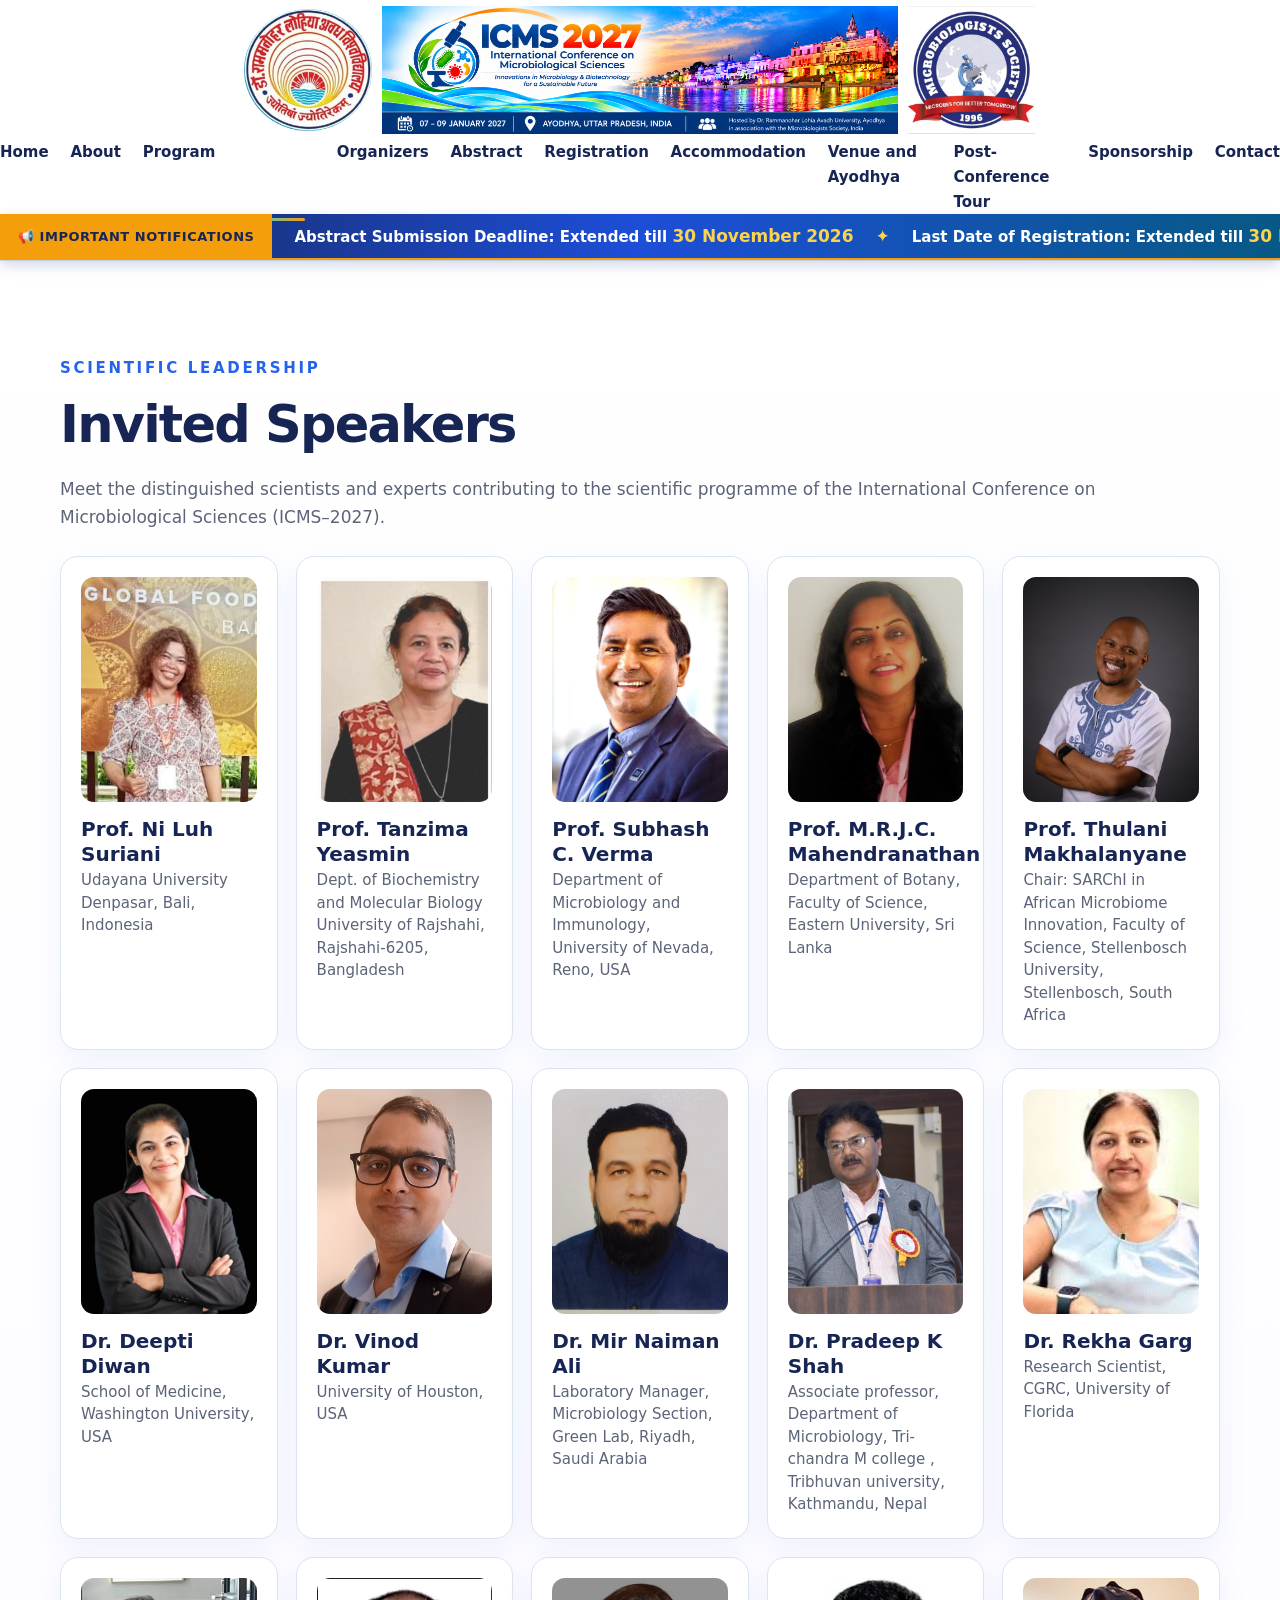
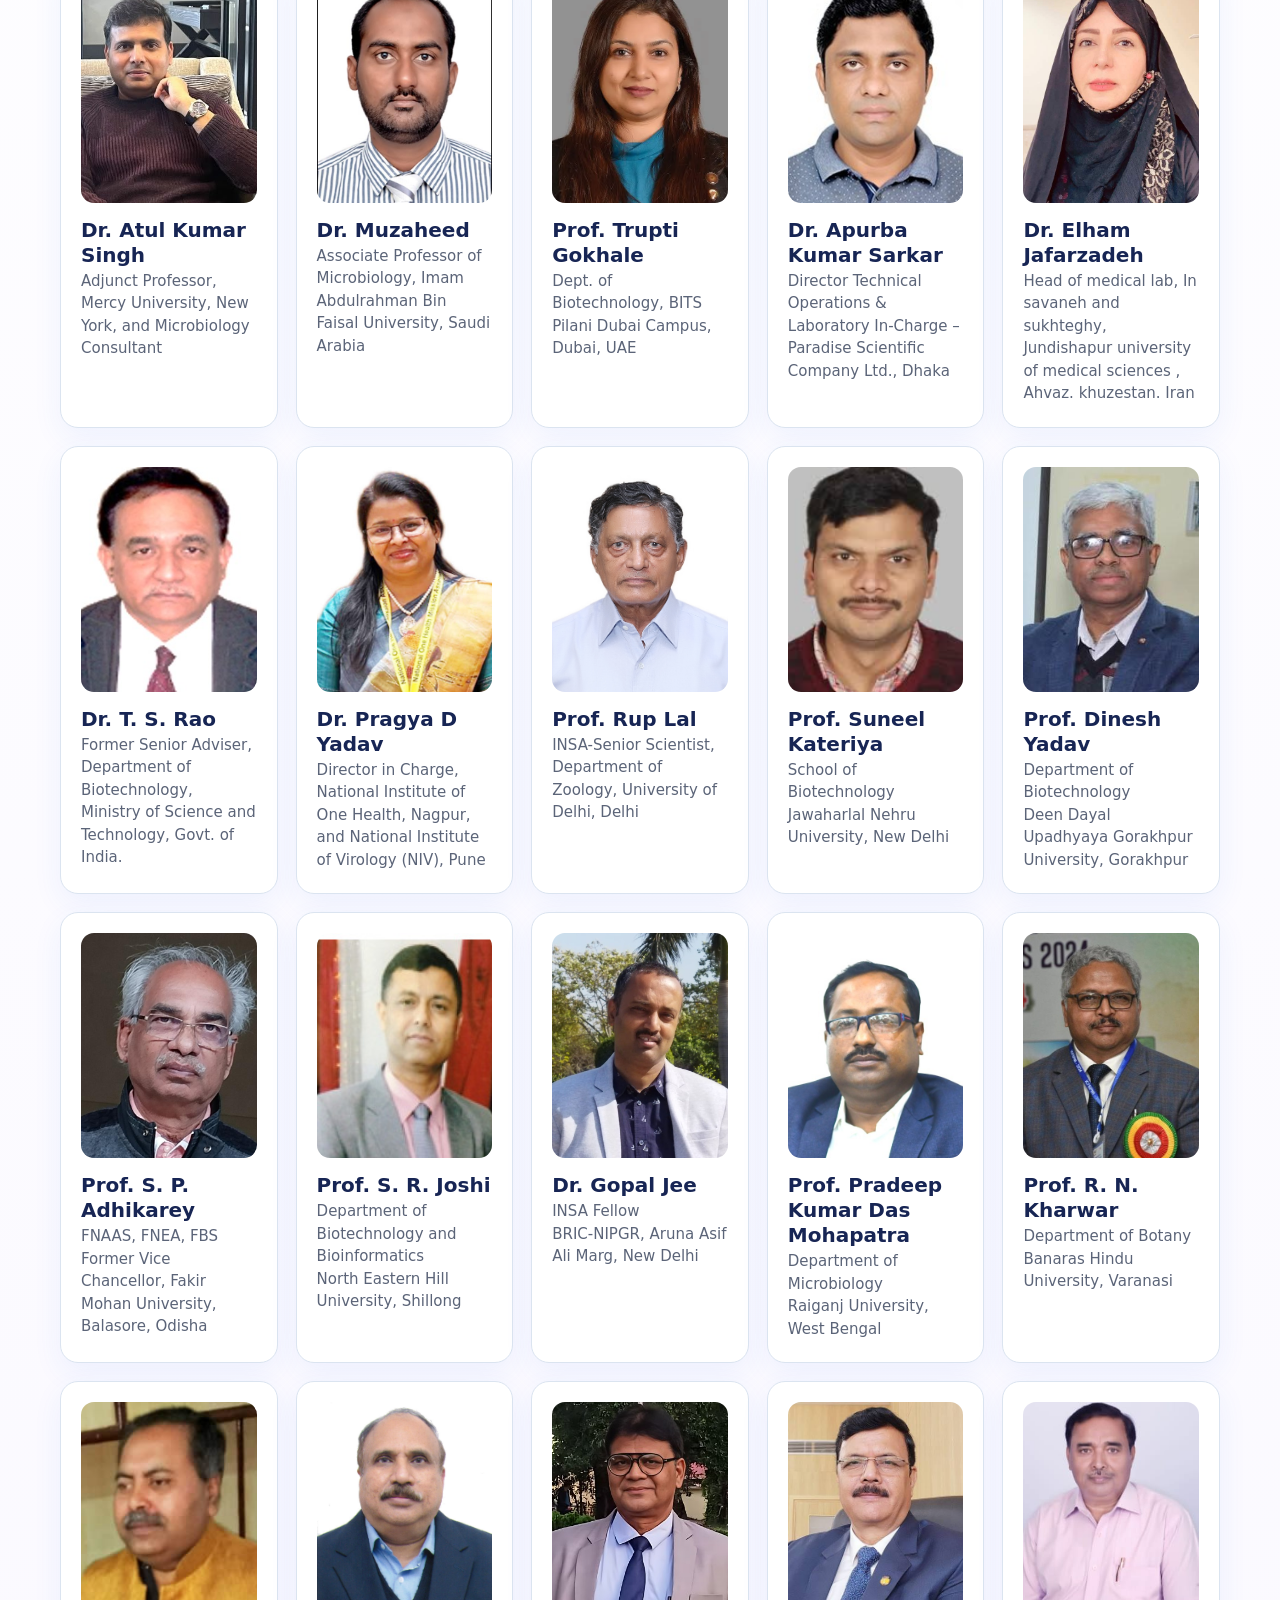
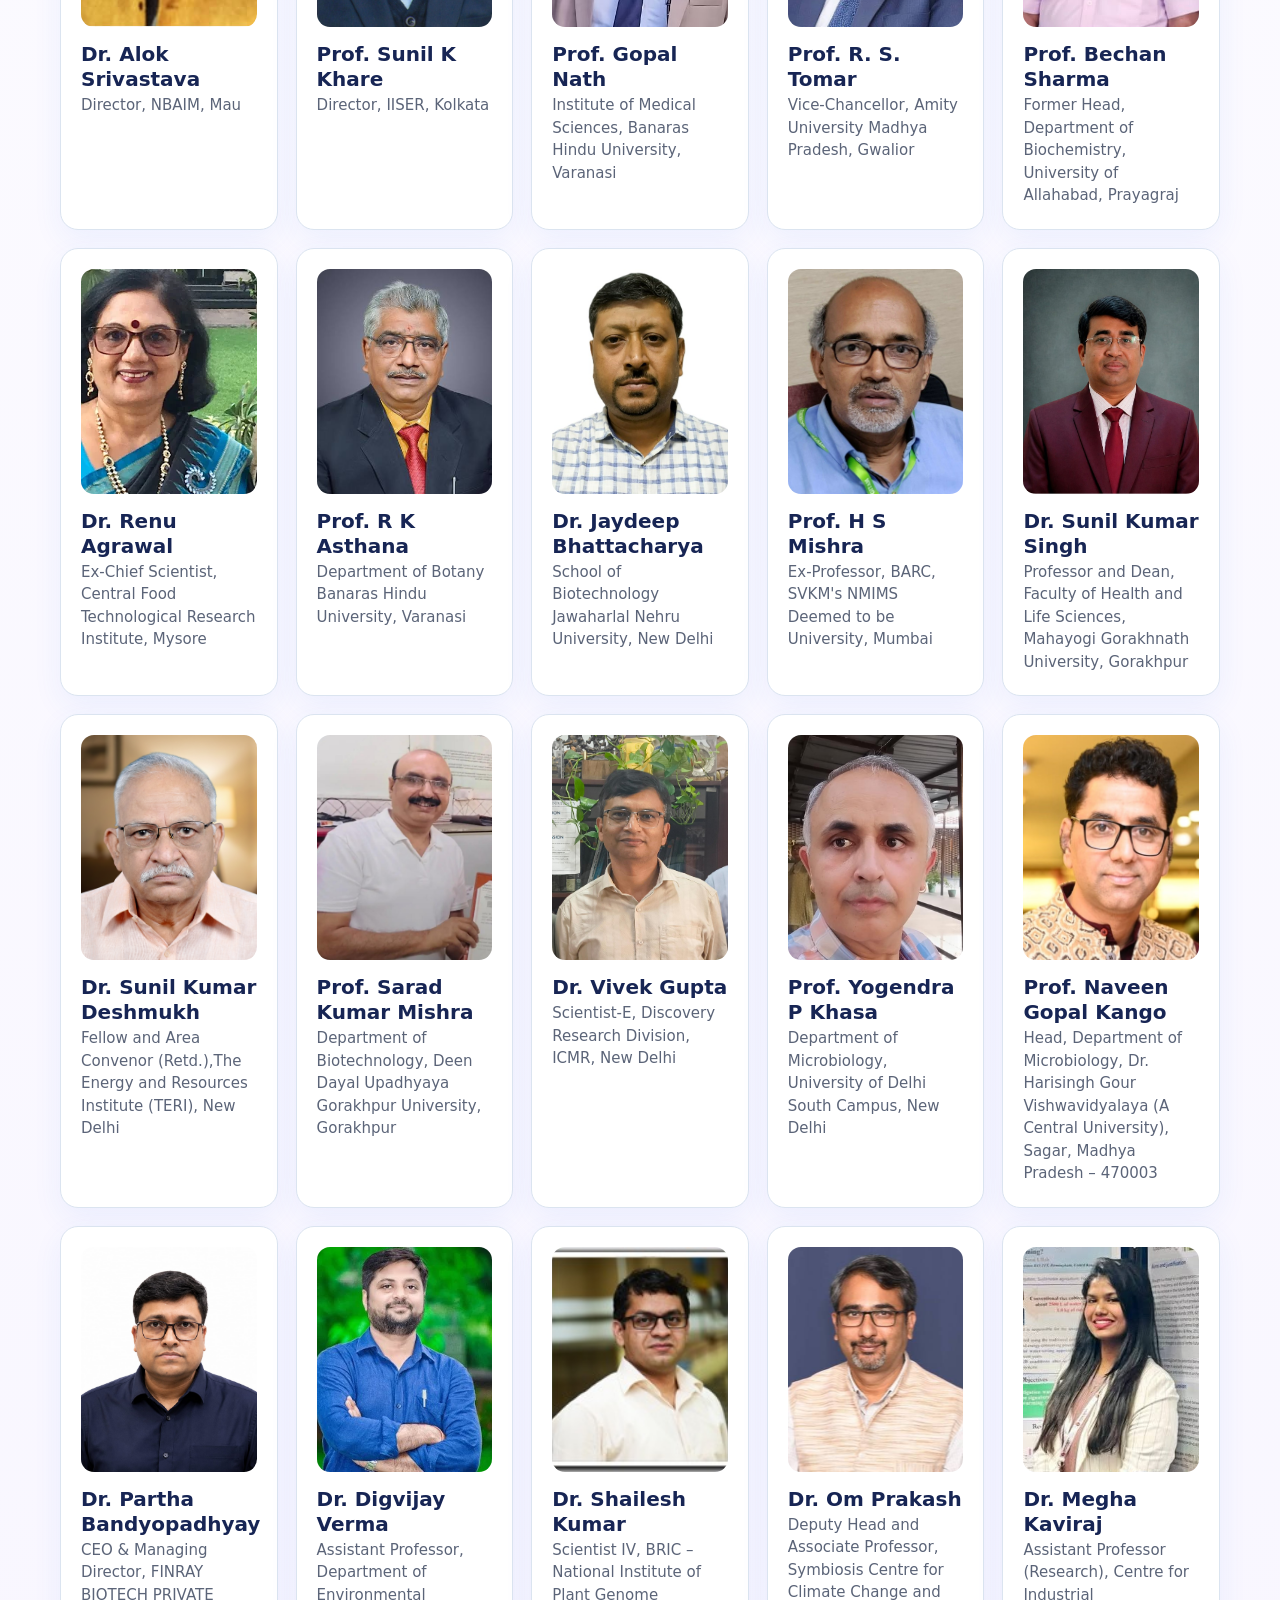
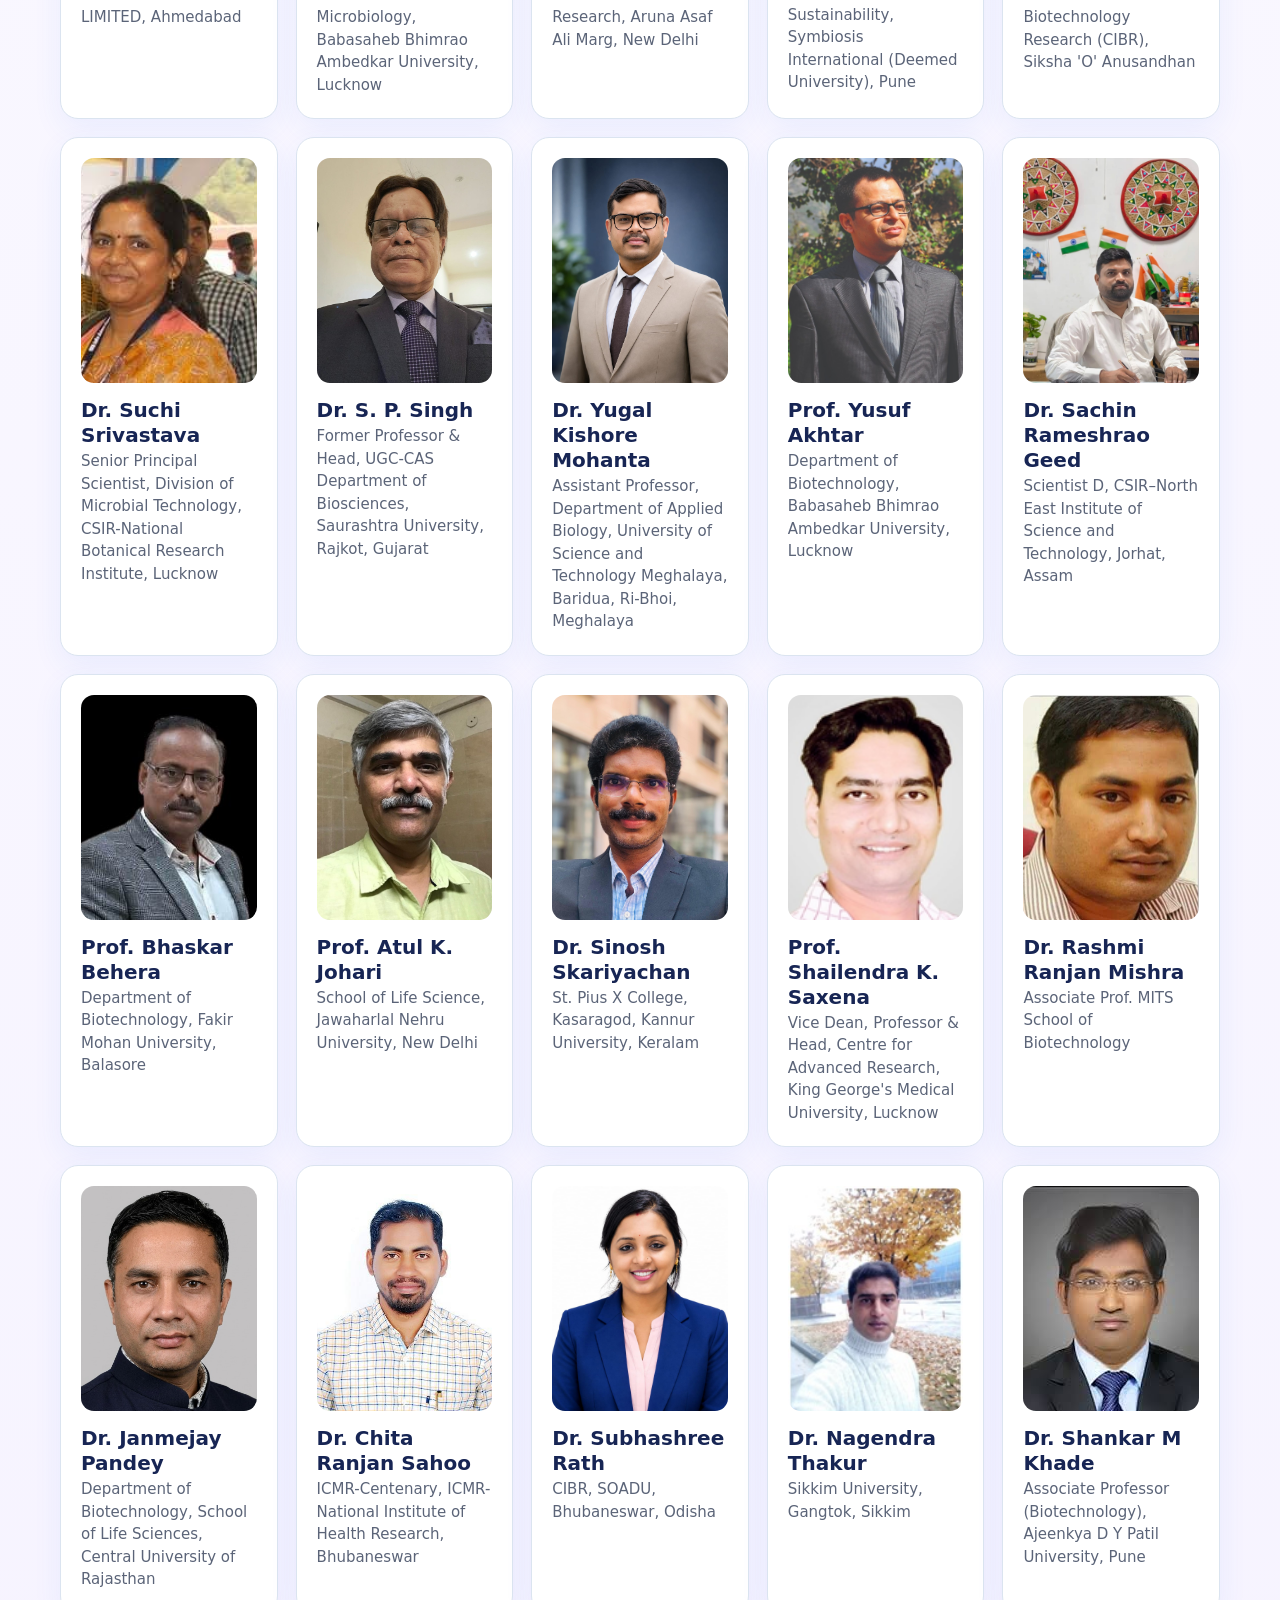
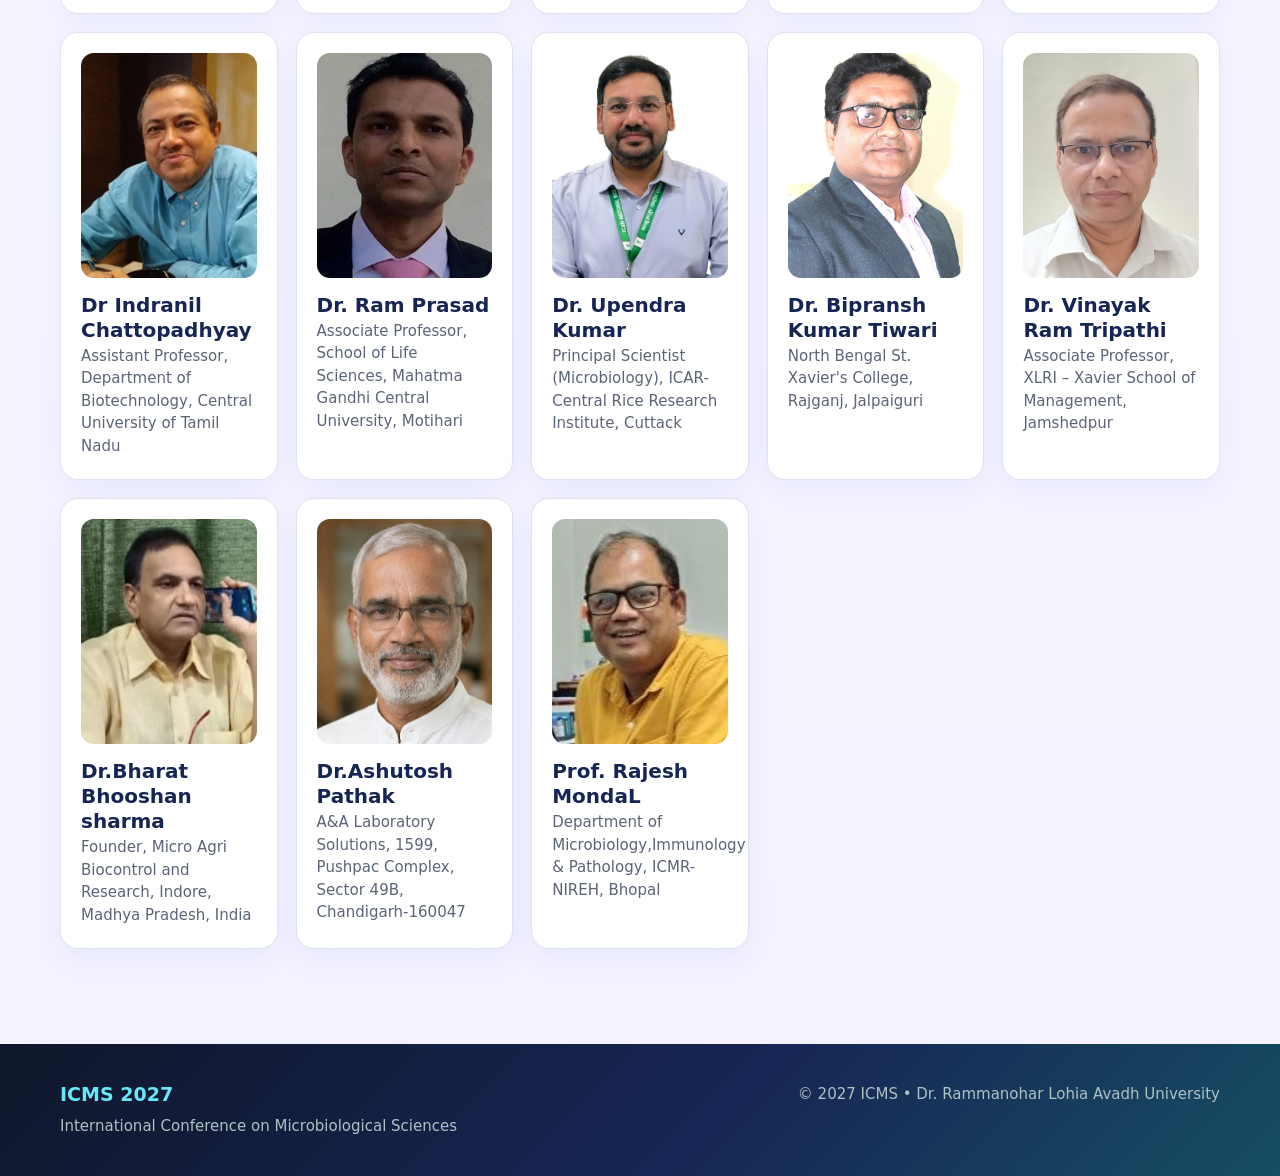
<file: speakers.html>
<!DOCTYPE html>
<html lang="en">
<head>
  <meta charset="UTF-8">
  <meta name="viewport" content="width=device-width, initial-scale=1.0">
  <meta name="description" content="ICMS 2027 - International Conference on Microbiological Sciences, Dr. Rammanohar Lohia Avadh University, Ayodhya.">
  <title>Leadership & Speakers | ICMS 2027</title>
  <link rel="stylesheet" href="style.css">
<style>
/* Page-specific organizer layout: changes apply only to speakers.html. */
.organizer-grid{display:grid;grid-template-columns:repeat(6,minmax(0,1fr));gap:20px;margin-top:28px}
.organizer-card{min-width:0;overflow:hidden;background:#fff;border:1px solid #dce3ee;border-radius:16px;box-shadow:0 8px 22px rgba(20,33,61,.07);text-align:center;padding-bottom:18px}
.organizer-card img{display:block;width:100%;height:205px;object-fit:cover;object-position:center top;background:#eef2f8}
.organizer-card h4{font-size:17px;line-height:1.35;margin:15px 12px 6px;color:#14213d}
.organizer-card p{font-size:14px;line-height:1.5;margin:0 12px;color:#607089}
.organizer-section-intro{max-width:900px;margin-bottom:8px}
@media(max-width:1050px){.organizer-grid{grid-template-columns:repeat(3,minmax(0,1fr))}}
@media(max-width:650px){.organizer-grid{grid-template-columns:repeat(2,minmax(0,1fr));gap:14px}.organizer-card img{height:190px}.organizer-card h4{font-size:15px}}
@media(max-width:380px){.organizer-grid{grid-template-columns:1fr 1fr}.organizer-card img{height:160px}}
</style>

</head>
<body class="inner-page">
<header class="site-header icms-banner-site-header">
  <div class="icms-banner-header-row">
    <a class="icms-side-logo university-side-logo" href="https://www.rmlau.ac.in/" aria-label="Dr. Rammanohar Lohia Avadh University website">
      <img src="images/university-logo.png" alt="Dr. Rammanohar Lohia Avadh University logo">
    </a>
    <a class="icms-banner-link" href="index.html" aria-label="ICMS 2027 Home">
      <img class="icms-header-banner-image" src="images/icms2027-header.png" alt="ICMS 2027 — International Conference on Microbiological Sciences, 7–9 January 2027, Ayodhya">
    </a>
    <a class="icms-side-logo mbsi-side-logo" href="https://microbiologistsociety.org/" aria-label="Microbiologists Society, India website">
      <img src="images/mbsi-logo-transparent.png" alt="Microbiologists Society, India logo">
    </a>
  </div>
  <div class="nav-row">
    <button class="menu-toggle" aria-label="Open menu" aria-expanded="false">☰</button>
    <nav class="nav">
      <a href="index.html">Home</a>
      <a href="about.html">About</a>
      <a href="programme.html">Program</a>
      <a href="speakers.html" class="active">Speakers</a>
      <a href="organizers.html">Organizers</a>
      <a href="abstract.html">Abstract</a>
      <a href="registration.html">Registration</a>
      <a href="accommodation.html">Accommodation</a>
      <a href="venue.html">Venue and Ayodhya</a>
      <a href="tour.html">Post-Conference Tour</a>
      <a href="sponsorship.html">Sponsorship</a>
      <a href="contact.html">Contact</a>
    </nav>
  </div>
<!-- ICMS 2027 Important Information Scrolling Strip -->
<div class="icms-info-strip" role="region"
     aria-label="Important conference announcements">
  <div class="icms-info-label">📢 IMPORTANT NOTIFICATIONS</div>

  <div class="icms-info-window">
    <div class="icms-info-track">
        <a href="abstract.html">
        Abstract Submission Deadline: Extended till
        <span class="blinking-text">30 November 2026</span>
        
      </a>
      <span>✦</span>

      <a href="registration.html">
        Last Date of Registration: Extended till 
        <span class="blinking-text">30 November 2026</span>
      </a>
      <span>✦</span>

      <a href="abstract.html">
        Acceptance Notification: 05 December 2026
      </a>
      <span>✦</span>

      <a href="speakers.html">
        Explore the Invited Speakers
      </a>
      <span>✦</span>

      <a href="registration.html">
        Register for ICMS–2027
      </a>
      <span>✦</span>

      <a href="tour.html">Post-Conference Tour</a>
      <a href="venue.html">
        Conference: 07–09 January 2027 | Ayodhya, India
      </a>
      <span>✦</span>

      <!-- Duplicate items for continuous scrolling -->
      <a href="abstract.html" aria-hidden="true" tabindex="-1">
        Abstract Submission Deadline: 30 November 2026
      </a>
      <span aria-hidden="true">✦</span>

      <a href="registration.html" aria-hidden="true" tabindex="-1">
        Last Date of Registration: 30 November 2026
      </a>
      <span aria-hidden="true">✦</span>

      <a href="abstract.html" aria-hidden="true" tabindex="-1">
        Acceptance Notification: 05 December 2026
      </a>
      <span aria-hidden="true">✦</span>
    </div>
  </div>
</div>
</header>
<main>
<section class="section" id="speakers">
  <div class="container">
    <p class="section-label">SCIENTIFIC LEADERSHIP</p>
    <h2>Invited Speakers</h2>
    <p class="muted">Meet the distinguished scientists and experts contributing to the scientific programme of the International Conference on Microbiological Sciences (ICMS–2027).</p>
    <div class="speaker-grid">
<article class="speaker">
<img alt="Prof. Ni Luh Suriani, ICMS 2027" src="images/speakers/Ni Lu Suriani.jpeg"/>
<h3>Prof. Ni Luh Suriani</h3>
<p class="speaker-affiliation">Udayana University<br/>Denpasar, Bali, Indonesia</p>
</article>
<article class="speaker">
<img alt="Prof. Tanzima Yeasmin, ICMS 2027" src="images/speakers/Tanzim.jpeg"/>
<h3>Prof. Tanzima Yeasmin</h3>
<p class="speaker-affiliation">Dept. of Biochemistry and Molecular Biology<br/>University of Rajshahi, Rajshahi-6205, Bangladesh</p>
</article>
 <article class="speaker">
<img alt="Prof. Subhash C. Verma, ICMS 2027" src="images/speakers/subhash.jpeg"/>
<h3>Prof. Subhash C. Verma</h3>
<p class="speaker-affiliation">Department of Microbiology and Immunology, University of Nevada, Reno, USA</p>
</article>
  <article class="speaker">
<img alt="Prof. M.R.J.C. Mahendranathan, ICMS 2027" src="images/speakers/Chandrakantha.jpeg"/>
<h3>Prof. M.R.J.C. Mahendranathan</h3>
<p class="speaker-affiliation">Department of Botany, Faculty of Science, Eastern University, Sri Lanka</p>
</article>
 <article class="speaker">
<img alt="Prof. Thulani Makhalanyane, ICMS 2027" src="images/speakers/Thulani.jpeg"/>
<h3>Prof. Thulani Makhalanyane</h3>
<p class="speaker-affiliation">Chair: SARChI in African Microbiome Innovation, Faculty of Science, Stellenbosch University, Stellenbosch, South Africa</p>
</article>
  <article class="speaker">
<img alt="Dr. Deepti Diwan, ICMS 2027" src="images/speakers/Deewan.jpeg"/>
<h3>Dr. Deepti Diwan</h3>
<p class="speaker-affiliation">School of Medicine, Washington University, USA</p>
</article>
<article class="speaker">
<img alt="Dr. Vinod Kumar, ICMS 2027" src="images/speakers/Vinod.jpeg"/>
<h3>Dr. Vinod Kumar</h3>
<p class="speaker-affiliation">University of Houston, USA</p>
</article>
<article class="speaker">
<img alt="Dr. Mir Naiman Ali, ICMS 2027" src="images/speakers/Naiman Ali.jpeg"/>
<h3>Dr. Mir Naiman Ali</h3>
<p class="speaker-affiliation">Laboratory Manager, Microbiology Section, Green Lab, Riyadh, Saudi Arabia</p>
</article>
    <article class="speaker">
<img alt="Dr. Pradeep K Shah, ICMS 2027" src="images/speakers/shah.jpeg"/>
<h3>Dr. Pradeep K Shah</h3>
<p class="speaker-affiliation">Associate professor, Department of Microbiology, Tri-chandra M college , Tribhuvan university, Kathmandu, Nepal</p>
</article>
<article class="speaker">
<img alt="Dr. Rekha Garg, ICMS 2027" src="images/speakers/rekha.jpeg"/>
<h3>Dr. Rekha Garg</h3>
<p class="speaker-affiliation">Research Scientist, CGRC, University of Florida</p>
</article>
<article class="speaker">
<img alt="Dr. Atul Kumar Singh, ICMS 2027" src="images/speakers/atul.jpeg"/>
<h3>Dr. Atul Kumar Singh</h3>
<p class="speaker-affiliation">Adjunct Professor, Mercy University, New York, and Microbiology Consultant</p>
</article>
<article class="speaker">
<img alt="Dr. Muzaheed, ICMS 2027" src="images/speakers/Mujaheed.jpeg"/>
<h3>Dr. Muzaheed</h3>
<p class="speaker-affiliation">Associate Professor of Microbiology, Imam Abdulrahman Bin Faisal University, Saudi Arabia</p>
</article>
  <article class="speaker">
<img alt="Prof. Trupti Gokhale, ICMS 2027" src="images/speakers/Trupti.jpeg"/>
<h3>Prof. Trupti Gokhale</h3>
<p class="speaker-affiliation">Dept. of Biotechnology, BITS Pilani Dubai Campus, Dubai, UAE</p>
</article>
  <article class="speaker">
<img alt="Dr. Apurba Kumar Sarkar, ICMS 2027" src="images/speakers/Apurba.jpeg"/>
<h3>Dr. Apurba Kumar Sarkar</h3>
<p class="speaker-affiliation">Director Technical Operations & Laboratory In-Charge –Paradise Scientific Company Ltd., Dhaka</p>
</article>
  <article class="speaker">
<img alt="Dr. Elham Jafarzadeh, ICMS 2027" src="images/speakers/Elham.jpeg"/>
<h3>Dr. Elham Jafarzadeh</h3>
<p class="speaker-affiliation">Head of medical lab, In savaneh and sukhteghy, Jundishapur university of medical sciences , Ahvaz. khuzestan. Iran</p>
</article>
      <article class="speaker">
<img alt="Dr. T. S. Rao, ICMS 2027" src="images/speakers/tsrao.jpg"/>
<h3>Dr. T. S. Rao</h3>
<p class="speaker-affiliation">Former Senior Adviser, Department of Biotechnology, Ministry of Science and Technology, Govt. of India.</p>
</article>
<article class="speaker">
<img alt="Dr. Pragya D Yadav, ICMS 2027" src="images/speakers/pragya.jpeg"/>
<h3>Dr. Pragya D Yadav</h3>
<p class="speaker-affiliation">Director in Charge, National Institute of One Health, Nagpur, and National Institute of Virology (NIV), Pune</p>
</article>
  <article class="speaker">
<img alt="Prof. Rup Lal, ICMS 2027" src="images/speakers/ruplal.jpg"/>
<h3>Prof. Rup Lal</h3>
<p class="speaker-affiliation">INSA-Senior Scientist, Department of Zoology, University of Delhi, Delhi</p>
</article>
      <article class="speaker">
<img alt="Prof. Suneel Kateriya, ICMS 2027" src="images/speakers/Suneel Kateriya.jpeg"/>
<h3>Prof. Suneel Kateriya</h3>
<p class="speaker-affiliation">School of Biotechnology<br/>Jawaharlal Nehru University, New Delhi</p>
</article>
<article class="speaker">
<img alt="Prof. Dinesh Yadav, ICMS 2027" src="images/speakers/Dinesh Gkp.jpeg"/>
<h3>Prof. Dinesh Yadav</h3>
<p class="speaker-affiliation">Department of Biotechnology<br/>Deen Dayal Upadhyaya Gorakhpur University, Gorakhpur</p>
</article>
<article class="speaker">
<img alt="Prof. S. P. Adhikarey, ICMS 2027" src="images/speakers/SP Adhikarey.jpeg"/>
<h3>Prof. S. P. Adhikarey</h3>
<p class="speaker-affiliation">FNAAS, FNEA, FBS<br/>Former Vice Chancellor, Fakir Mohan University, Balasore, Odisha</p>
</article>
  <article class="speaker">
<img alt="Prof. S. R. Joshi, ICMS 2027" src="images/speakers/S R Joshi Nehu.jpeg"/>
<h3>Prof. S. R. Joshi</h3>
<p class="speaker-affiliation">Department of Biotechnology and Bioinformatics<br/>North Eastern Hill University, Shillong</p>
</article>
<article class="speaker">
<img alt="Dr. Gopal Jee, ICMS 2027" src="images/speakers/Gopal Jee NIPGR.jpeg"/>
<h3>Dr. Gopal Jee</h3>
<p class="speaker-affiliation">INSA Fellow<br/>BRIC-NIPGR, Aruna Asif Ali Marg, New Delhi</p>
</article>
<article class="speaker">
<img alt="Prof. Pradeep Kumar Das Mohapatra, ICMS 2027" src="images/speakers/Pradeep Mohapatra.jpeg"/>
<h3>Prof. Pradeep Kumar Das Mohapatra</h3>
<p class="speaker-affiliation">Department of Microbiology<br/>Raiganj University, West Bengal</p>
</article>
<article class="speaker">
<img alt="Prof. R. N. Kharwar, ICMS 2027" src="images/speakers/Kharwar.jpeg"/>
<h3>Prof. R. N. Kharwar</h3>
<p class="speaker-affiliation">Department of Botany<br/>Banaras Hindu University, Varanasi</p>
</article>
<article class="speaker">
<img alt="Dr. Alok Srivastava, ICMS 2027" src="images/speakers/Alok Srivastava.jpeg"/>
<h3>Dr. Alok Srivastava</h3>
<p class="speaker-affiliation">Director, NBAIM, Mau</p>
</article>
<article class="speaker">
<img alt="Prof. Sunil K Khare, ICMS 2027" src="images/speakers/Sunil Khare.jpeg"/>
<h3>Prof. Sunil K Khare</h3>
<p class="speaker-affiliation">Director, IISER, Kolkata</p>
</article>
<article class="speaker">
<img alt="Prof. Gopal Nath, ICMS 2027" src="images/speakers/gopal nath.jpeg"/>
<h3>Prof. Gopal Nath</h3>
<p class="speaker-affiliation">Institute of Medical Sciences, Banaras Hindu University, Varanasi</p>
</article>
<article class="speaker">
<img alt="Prof. R. S. Tomar, ICMS 2027" src="images/speakers/rstomar.jpeg"/>
<h3>Prof. R. S. Tomar</h3>
<p class="speaker-affiliation">Vice-Chancellor, Amity University Madhya Pradesh, Gwalior</p>
</article>
  <article class="speaker">
<img alt="Prof. Bechan Sharma, ICMS 2027" src="images/speakers/Bechan Sharma.jpeg"/>
<h3>Prof. Bechan Sharma</h3>
<p class="speaker-affiliation">Former Head, Department of Biochemistry, University of Allahabad, Prayagraj</p>
</article>
<article class="speaker">
<img alt="Dr. Renu Agrawal, ICMS 2027" src="images/speakers/renu.jpeg"/>
<h3>Dr. Renu Agrawal</h3>
<p class="speaker-affiliation">Ex-Chief Scientist, Central Food Technological Research Institute, Mysore</p>
</article>
      <article class="speaker">
<img alt="Prof. R K Asthana, ICMS 2027" src="images/speakers/R K Asthana.jpeg"/>
<h3>Prof. R K Asthana</h3>
<p class="speaker-affiliation">Department of Botany<br/>Banaras Hindu University, Varanasi</p>
</article>
<article class="speaker">
<img alt="Dr. Jaydeep Bhattacharya, ICMS 2027" src="images/speakers/jaydeep.jpeg"/>
<h3>Dr. Jaydeep Bhattacharya</h3>
<p class="speaker-affiliation">School of Biotechnology<br/>Jawaharlal Nehru University, New Delhi</p>
</article>

<article class="speaker">
<img alt="Prof. H S Mishra, ICMS 2027" src="images/speakers/hsmishra.jpeg"/>
<h3>Prof. H S Mishra</h3>
<p class="speaker-affiliation">Ex-Professor, BARC, SVKM's NMIMS Deemed to be University, Mumbai</p>
</article>
<article class="speaker">
<img alt="Dr. Sunil Kumar Singh, ICMS 2027" src="images/speakers/sunilk.jpeg"/>
<h3>Dr. Sunil Kumar Singh</h3>
<p class="speaker-affiliation">Professor and Dean, Faculty of Health and Life Sciences, Mahayogi Gorakhnath University, Gorakhpur</p>
</article>
<article class="speaker">
<img alt="Dr. Sunil Kumar Deshmukh, ICMS 2027" src="images/speakers/Dr. S K Deshmukh.png"/>
<h3>Dr. Sunil Kumar Deshmukh</h3>
<p class="speaker-affiliation">Fellow and Area Convenor (Retd.),The Energy and Resources Institute (TERI), New Delhi</p>
</article>
      <article class="speaker">
<img alt="Prof. Sarad Kumar Mishra, ICMS 2027" src="images/speakers/sarad.jpeg"/>
<h3>Prof. Sarad Kumar Mishra</h3>
<p class="speaker-affiliation">Department of Biotechnology, Deen Dayal Upadhyaya Gorakhpur University, Gorakhpur</p>
</article>
<article class="speaker">
<img alt="Dr. Vivek Gupta, ICMS 2027" src="images/speakers/vivek.jpeg"/>
<h3>Dr. Vivek Gupta</h3>
<p class="speaker-affiliation">Scientist-E, Discovery Research Division, ICMR, New Delhi</p>
</article>
<article class="speaker">
<img alt="Prof. Yogendra P Khasa, ICMS 2027" src="images/speakers/yogi.jpeg"/>
<h3>Prof. Yogendra P Khasa</h3>
<p class="speaker-affiliation">Department of Microbiology, University of Delhi South Campus, New Delhi</p>
</article>
<article class="speaker">
<img alt="Prof. Naveen Gopal Kango, ICMS 2027" src="images/speakers/naveeng.jpeg"/>
<h3>Prof. Naveen Gopal Kango</h3>
<p class="speaker-affiliation">Head, Department of Microbiology, Dr. Harisingh Gour Vishwavidyalaya (A Central University), Sagar, Madhya Pradesh – 470003</p>
</article>
<article class="speaker">
<img alt="Dr. Partha Bandyopadhyay, ICMS 2027" src="images/speakers/partha.jpeg"/>
<h3>Dr. Partha Bandyopadhyay</h3>
<p class="speaker-affiliation">CEO &amp; Managing Director, FINRAY BIOTECH PRIVATE LIMITED, Ahmedabad</p>
</article>
<article class="speaker">
<img alt="Dr. Digvijay Verma, ICMS 2027" src="images/speakers/digvijay.jpeg"/>
<h3>Dr. Digvijay Verma</h3>
<p class="speaker-affiliation">Assistant Professor, Department of Environmental Microbiology, Babasaheb Bhimrao Ambedkar University, Lucknow</p>
</article>
<article class="speaker">
<img alt="Dr. Shailesh Kumar, ICMS 2027" src="images/speakers/shailesh.jpeg"/>
<h3>Dr. Shailesh Kumar</h3>
<p class="speaker-affiliation">Scientist IV, BRIC – National Institute of Plant Genome Research, Aruna Asaf Ali Marg, New Delhi</p>
</article>
<article class="speaker">
<img alt="Dr. Om Prakash, ICMS 2027" src="images/speakers/omprakash.jpeg"/>
<h3>Dr. Om Prakash</h3>
<p class="speaker-affiliation">Deputy Head and Associate Professor, Symbiosis Centre for Climate Change and Sustainability, Symbiosis International (Deemed University), Pune</p>
</article>
<article class="speaker">
<img alt="Dr. Megha Kaviraj, ICMS 2027" src="images/speakers/meghakaviraj.jpeg"/>
<h3>Dr. Megha Kaviraj</h3>
<p class="speaker-affiliation">Assistant Professor (Research), Centre for Industrial Biotechnology Research (CIBR), Siksha 'O' Anusandhan</p>
</article>
<article class="speaker">
<img alt="Dr. Suchi Srivastava, ICMS 2027" src="images/speakers/suchi.jpeg" loading="lazy"/>
<h3>Dr. Suchi Srivastava</h3>
<p class="speaker-affiliation">Senior Principal Scientist, Division of Microbial Technology, CSIR-National Botanical Research Institute, Lucknow</p>
</article>
<article class="speaker">
<img alt="Dr. S. P. Singh, ICMS 2027" src="images/speakers/spsingh.jpeg" loading="lazy"/>
<h3>Dr. S. P. Singh</h3>
<p class="speaker-affiliation">Former Professor &amp; Head, UGC-CAS Department of Biosciences, Saurashtra University, Rajkot, Gujarat</p>
</article>
<article class="speaker">
<img alt="Dr. Yugal Kishore Mohanta, ICMS 2027" src="images/speakers/ykmohanta.jpeg" loading="lazy"/>
<h3>Dr. Yugal Kishore Mohanta</h3>
<p class="speaker-affiliation">Assistant Professor, Department of Applied Biology, University of Science and Technology Meghalaya, Baridua, Ri-Bhoi, Meghalaya</p>
</article>
<article class="speaker">
<img alt="Prof. Yusuf Akhtar, ICMS 2027" src="images/speakers/yusuf.jpeg" loading="lazy"/>
<h3>Prof. Yusuf Akhtar</h3>
<p class="speaker-affiliation">Department of Biotechnology, Babasaheb Bhimrao Ambedkar University, Lucknow</p>
</article>
<article class="speaker">
<img alt="Dr. Sachin Rameshrao Geed, ICMS 2027" src="images/speakers/sachin.jpeg" loading="lazy"/>
<h3>Dr. Sachin Rameshrao Geed</h3>
<p class="speaker-affiliation">Scientist D, CSIR–North East Institute of Science and Technology, Jorhat, Assam</p>
</article>
<article class="speaker">
<img alt="Prof. Bhaskar Behera, ICMS 2027" src="images/speakers/bhaskarbahera.jpeg" loading="lazy"/>
<h3>Prof. Bhaskar Behera</h3>
<p class="speaker-affiliation">Department of Biotechnology, Fakir Mohan University, Balasore </p>
</article>
<article class="speaker">
<img alt="Prof. Atul K. Johari, ICMS 2027" src="images/speakers/atulj.jpg" loading="lazy"/>
<h3>Prof. Atul K. Johari</h3>
<p class="speaker-affiliation">School of Life Science, Jawaharlal Nehru University, New Delhi </p>
</article>
<article class="speaker">
<img alt="Dr. Sinosh Skariyachan, ICMS 2027" src="images/speakers/sinosh.jpeg" loading="lazy"/>
<h3>Dr. Sinosh Skariyachan</h3>
<p class="speaker-affiliation">St. Pius X College, Kasaragod, Kannur University, Keralam </p>
</article>
      <article class="speaker">
<img alt="Prof. Shailendra K. Saxena, ICMS 2027" src="images/speakers/sksaxena.png" loading="lazy"/>
<h3>Prof. Shailendra K. Saxena</h3>
<p class="speaker-affiliation">Vice Dean, Professor & Head, Centre for Advanced Research, King George's Medical University, Lucknow</p>
</article>
  <article class="speaker">
<img alt="Dr. Rashmi Ranjan Mishra, ICMS 2027" src="images/speakers/rashmiranjan.jpeg" loading="lazy"/>
<h3>Dr. Rashmi Ranjan Mishra</h3>
<p class="speaker-affiliation">Associate Prof. MITS School of Biotechnology</p>
</article>
  <article class="speaker">
<img alt="Dr. Janmejay Pandey, ICMS 2027" src="images/speakers/janmejay.jpg" loading="lazy"/>
<h3>Dr. Janmejay Pandey</h3>
<p class="speaker-affiliation">Department of Biotechnology, School of Life Sciences, Central University of Rajasthan</p>
</article>
  <article class="speaker">
<img alt="Dr. Chita Ranjan Sahoo, ICMS 2027" src="images/speakers/chita.jpeg" loading="lazy"/>
<h3>Dr. Chita Ranjan Sahoo</h3>
<p class="speaker-affiliation">ICMR-Centenary, ICMR-National Institute of Health Research, Bhubaneswar</p>
</article>
  <article class="speaker">
<img alt="Dr. Subhashree Rath, ICMS 2027" src="images/speakers/subhashree.jpg" loading="lazy"/>
<h3>Dr. Subhashree Rath</h3>
<p class="speaker-affiliation"> CIBR, SOADU, Bhubaneswar, Odisha</p>
</article>
<article class="speaker">
<img alt="Dr. Nagendra Thakur, ICMS 2027" src="images/speakers/nagendra.jpg" loading="lazy"/>
<h3>Dr. Nagendra Thakur</h3>
<p class="speaker-affiliation"> Sikkim University, Gangtok, Sikkim</p>
</article>
  <article class="speaker">
<img alt="Dr. Shankar M Khade, ICMS 2027" src="images/speakers/khade.jpeg" loading="lazy"/>
<h3>Dr. Shankar M Khade</h3>
<p class="speaker-affiliation">Associate Professor (Biotechnology), Ajeenkya D Y Patil University, Pune</p>
</article>
  <article class="speaker">
<img alt="Dr Indranil Chattopadhyay, ICMS 2027" src="images/speakers/indranil.jpeg" loading="lazy"/>
<h3>Dr Indranil Chattopadhyay</h3>
<p class="speaker-affiliation">Assistant Professor, Department of Biotechnology, Central University of Tamil Nadu</p>
</article>
    <article class="speaker">
<img alt="Dr. Ram Prasad, ICMS 2027" src="images/speakers/rp.jpeg" loading="lazy"/>
<h3>Dr. Ram Prasad</h3>
<p class="speaker-affiliation">Associate Professor, School of Life Sciences, Mahatma Gandhi Central University, Motihari</p>
</article>
      <article class="speaker">
<img alt="Dr. Upendra Kumar, ICMS 2027" src="images/speakers/upendra.jpeg" loading="lazy"/>
<h3>Dr. Upendra Kumar</h3>
<p class="speaker-affiliation">Principal Scientist (Microbiology), ICAR-Central Rice Research Institute, Cuttack</p>
</article>
      <article class="speaker">
<img alt="Dr. Bipransh Kumar Tiwari, ICMS 2027" src="images/speakers/bipransh.jpeg" loading="lazy"/>
<h3>Dr. Bipransh Kumar Tiwari</h3>
<p class="speaker-affiliation">North Bengal St. Xavier's College, Rajganj, Jalpaiguri</p>
</article>
       <article class="speaker">
<img alt="Dr. Vinayak Ram Tripathi, ICMS 2027" src="images/speakers/vinayak.jpeg" loading="lazy"/>
<h3>Dr. Vinayak Ram Tripathi</h3>
<p class="speaker-affiliation">Associate Professor, XLRI – Xavier School of Management, Jamshedpur</p>
</article>
       <article class="speaker">
<img alt="Dr.Bharat Bhooshan sharma, ICMS 2027" src="images/speakers/bharatbhushan.jpeg" loading="lazy"/>
<h3>Dr.Bharat Bhooshan sharma</h3>
<p class="speaker-affiliation">Founder, Micro Agri Biocontrol and Research, Indore, Madhya Pradesh, India</p>
</article>
      <article class="speaker">
<img alt="Dr.Ashutosh Pathak, ICMS 2027" src="images/speakers/ashutoshpathak.jpeg" loading="lazy"/>
<h3>Dr.Ashutosh Pathak</h3>
<p class="speaker-affiliation">A&A Laboratory Solutions, 1599, Pushpac Complex, Sector 49B, Chandigarh-160047</p>
</article>
       <article class="speaker">
<img alt="Prof. Rajesh MondaL, ICMS 2027" src="images/speakers/mondal.jpg" loading="lazy"/>
<h3>Prof. Rajesh MondaL</h3>
<p class="speaker-affiliation">Department of Microbiology,Immunology & Pathology, ICMR-NIREH, Bhopal</p>
</article>
</div>
  </div>
</section>
</main>
<footer>
  <div class="container footer-inner">
    <div><strong>ICMS 2027</strong><p>International Conference on Microbiological Sciences</p></div>
    <p>© 2027 ICMS • Dr. Rammanohar Lohia Avadh University</p>
  </div>
</footer>
<script>
  const toggle = document.querySelector('.menu-toggle');
  const nav = document.querySelector('.nav');
  toggle.addEventListener('click', () => nav.classList.toggle('open'));
  document.querySelectorAll('.nav a').forEach(a => a.addEventListener('click', () => nav.classList.remove('open')));
</script>
</body>
</html>
</file>
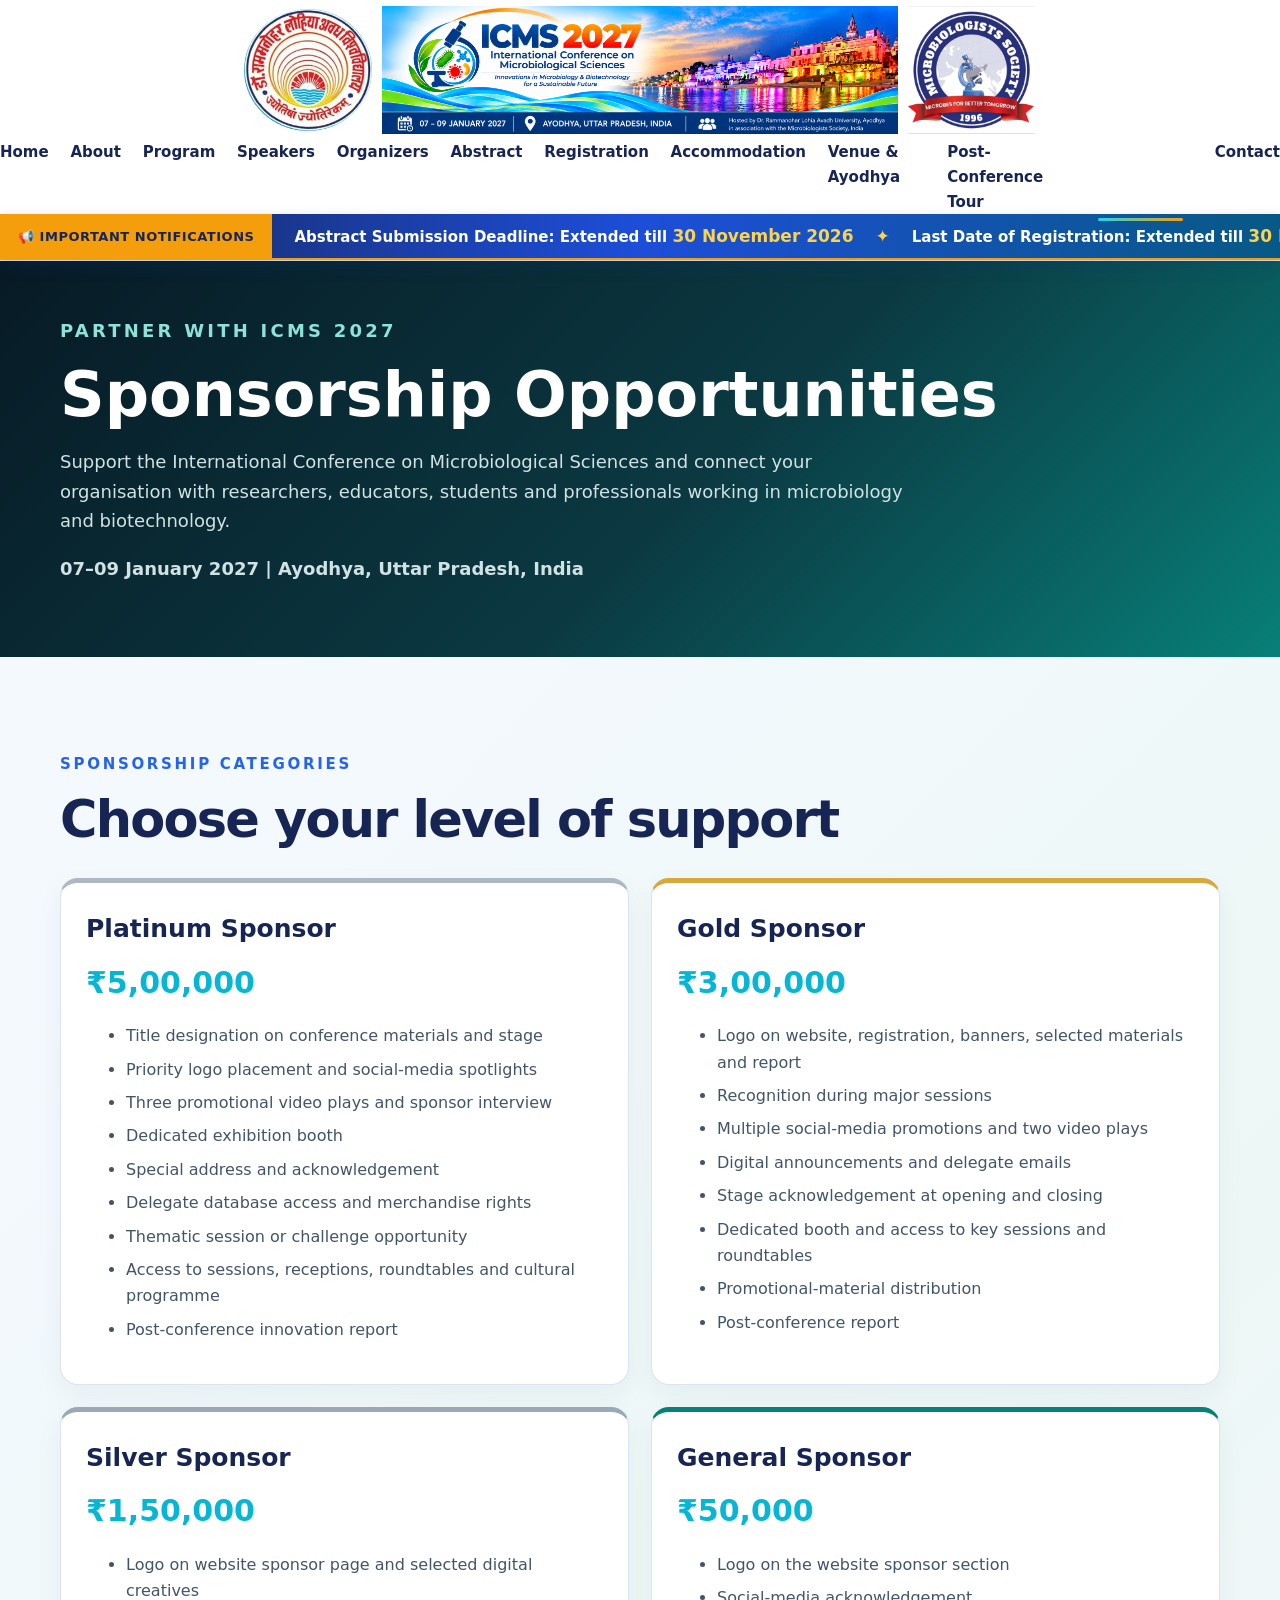
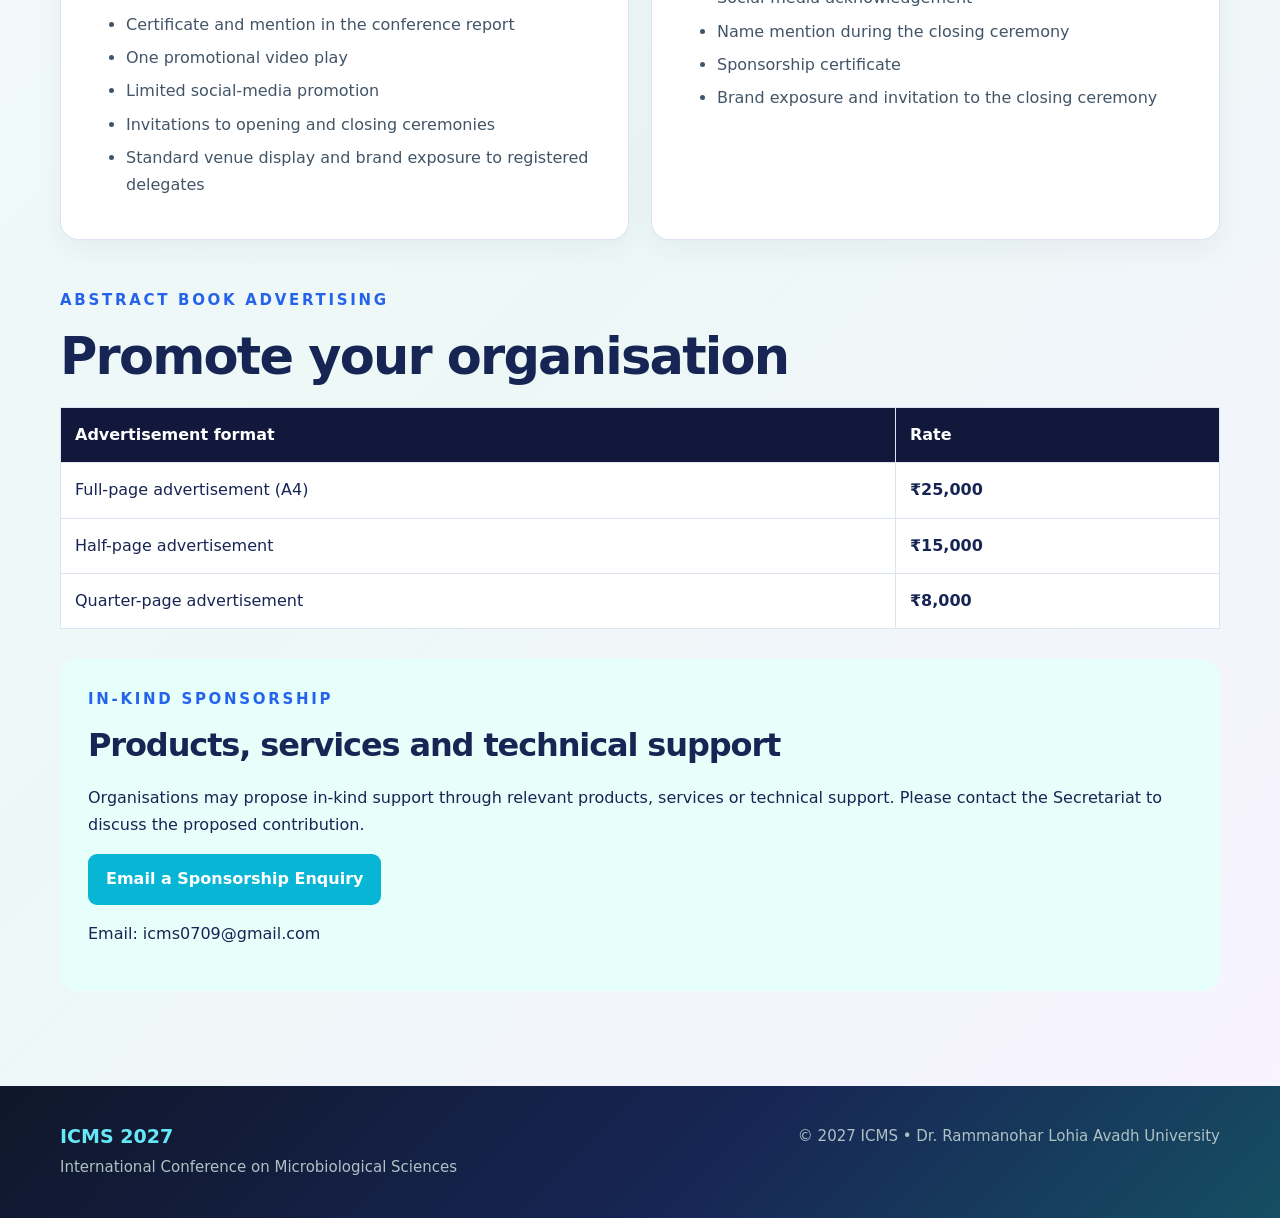
<file: sponsorship.html>
<!DOCTYPE html>
<html lang="en">
<head>
  <meta charset="UTF-8">
  <meta name="viewport" content="width=device-width, initial-scale=1.0">
  <meta name="description" content="Sponsorship opportunities for ICMS 2027, Ayodhya, India.">
  <title>Sponsorship | ICMS 2027</title>
  <link rel="stylesheet" href="style.css">
  <style>
    .sp-wrap{width:min(1160px,92%);margin:auto}
    .sp-hero{padding:55px 0;background:linear-gradient(135deg,#071a25,#0b3942 55%,#087f78);color:#fff}
    .sp-hero p{color:#d1e2e4;font-size:18px;max-width:850px}
    .sp-hero .section-label{color:#8ee2d7}
    .sp-grid{display:grid;grid-template-columns:repeat(2,minmax(0,1fr));gap:22px;margin-top:30px}
    .sp-card{background:#fff;border:1px solid var(--line);border-radius:18px;padding:25px;box-shadow:0 10px 28px rgba(16,35,58,.05)}
    .sp-card h3{font-size:25px;margin:0 0 8px}
    .sp-price{font-size:30px;font-weight:900;color:var(--teal);margin:5px 0 15px}
    .sp-card li{margin:7px 0;color:#425568}
    .sp-platinum{border-top:5px solid #aeb8c2}
    .sp-gold{border-top:5px solid #d8a83f}
    .sp-silver{border-top:5px solid #9aa9b5}
    .sp-general{border-top:5px solid #087f78}
    .sp-table{width:100%;border-collapse:collapse;margin-top:20px;background:white}
    .sp-table th,.sp-table td{padding:14px;text-align:left;border:1px solid var(--line)}
    .sp-table th{background:var(--dark);color:white}
    .sp-cta{margin-top:30px;padding:28px;border-radius:18px;background:var(--mint)}
    .sp-cta a{display:inline-block;background:var(--teal);color:white;padding:12px 18px;border-radius:9px;font-weight:800}
    .sp-note{margin-top:24px;padding:16px;background:#fff7e5;border:1px solid #f0d9a7;border-radius:12px;color:#684d17}
    @media(max-width:700px){
      .sp-grid{grid-template-columns:1fr}
      .sp-table{font-size:14px}
      .sp-table th,.sp-table td{padding:9px}
    }
  </style>
</head>
<body class="inner-page">

<header class="site-header icms-banner-site-header">
  <div class="icms-banner-header-row">
    <a class="icms-side-logo university-side-logo"
       href="https://www.rmlau.ac.in/"
       aria-label="University website">
      <img src="images/university-logo.png"
           alt="Dr. Rammanohar Lohia Avadh University logo">
    </a>

    <a class="icms-banner-link" href="index.html"
       aria-label="ICMS 2027 Home">
      <img class="icms-header-banner-image"
           src="images/icms2027-header.png"
           alt="ICMS 2027 Conference">
    </a>

    <a class="icms-side-logo mbsi-side-logo"
       href="https://microbiologistsociety.org/"
       aria-label="Microbiologists Society, India">
      <img src="images/mbsi-logo-transparent.png"
           alt="Microbiologists Society, India logo">
    </a>
  </div>

  <div class="nav-row">
    <button class="menu-toggle" aria-label="Open menu"
            aria-expanded="false">☰</button>
    <nav class="nav">
      <a href="index.html">Home</a>
      <a href="about.html">About</a>
      <a href="programme.html">Program</a>
      <a href="speakers.html">Speakers</a>
      <a href="organizers.html">Organizers</a>
      <a href="abstract.html">Abstract</a>
      <a href="registration.html">Registration</a>
      <a href="accommodation.html">Accommodation</a>
      <a href="venue.html">Venue &amp; Ayodhya</a>
      <a href="tour.html">Post-Conference Tour</a>
      <a href="sponsorship.html" class="active"
         aria-current="page">Sponsorship</a>
      <a href="contact.html">Contact</a>
    </nav>
  </div>
  <!-- ICMS 2027 Important Information Scrolling Strip -->
<div class="icms-info-strip" role="region"
     aria-label="Important conference announcements">
  <div class="icms-info-label">📢 IMPORTANT NOTIFICATIONS</div>

  <div class="icms-info-window">
    <div class="icms-info-track">
       <a href="abstract.html">
        Abstract Submission Deadline: Extended till
        <span class="blinking-text">30 November 2026</span>
        
      </a>
      <span>✦</span>

      <a href="registration.html">
        Last Date of Registration: Extended till 
        <span class="blinking-text">30 November 2026</span>
      </a>
      <span>✦</span>

      <a href="abstract.html">
        Acceptance Notification: 05 December 2026
      </a>
      <span>✦</span>

      <a href="speakers.html">
        Explore the Invited Speakers
      </a>
      <span>✦</span>

      <a href="registration.html">
        Register for ICMS–2027
      </a>
      <span>✦</span>

      <a href="tour.html">Post-Conference Tour</a>
      <a href="venue.html">
        Conference: 07–09 January 2027 | Ayodhya, India
      </a>
      <span>✦</span>

      <!-- Duplicate items for continuous scrolling -->
      <a href="abstract.html" aria-hidden="true" tabindex="-1">
        Abstract Submission Deadline: 30 November 2026
      </a>
      <span aria-hidden="true">✦</span>

      <a href="registration.html" aria-hidden="true" tabindex="-1">
        Last Date of Registration: 30 November 2026
      </a>
      <span aria-hidden="true">✦</span>

      <a href="abstract.html" aria-hidden="true" tabindex="-1">
        Acceptance Notification: 05 December 2026
      </a>
      <span aria-hidden="true">✦</span>
    </div>
  </div>
</div>
</header>

<main>
  <section class="sp-hero">
    <div class="sp-wrap">
      <p class="section-label">PARTNER WITH ICMS 2027</p>
      <h1 style="font-size:clamp(38px,5vw,62px);line-height:1.08;margin:0">
        Sponsorship Opportunities
      </h1>
      <p>
        Support the International Conference on Microbiological Sciences
        and connect your organisation with researchers, educators,
        students and professionals working in microbiology and biotechnology.
      </p>
      <p><strong>07–09 January 2027 | Ayodhya, Uttar Pradesh, India</strong></p>
    </div>
  </section>

  <section class="section section-soft">
    <div class="sp-wrap">
      <p class="section-label">SPONSORSHIP CATEGORIES</p>
      <h2>Choose your level of support</h2>

      <div class="sp-grid">
        <article class="sp-card sp-platinum">
          <h3>Platinum Sponsor</h3>
          <p class="sp-price">₹5,00,000</p>
          <ul>
            <li>Title designation on conference materials and stage</li>
            <li>Priority logo placement and social-media spotlights</li>
            <li>Three promotional video plays and sponsor interview</li>
            <li>Dedicated exhibition booth</li>
            <li>Special address and acknowledgement</li>
            <li>Delegate database access and merchandise rights</li>
            <li>Thematic session or challenge opportunity</li>
            <li>Access to sessions, receptions, roundtables and cultural programme</li>
            <li>Post-conference innovation report</li>
          </ul>
        </article>

        <article class="sp-card sp-gold">
          <h3>Gold Sponsor</h3>
          <p class="sp-price">₹3,00,000</p>
          <ul>
            <li>Logo on website, registration, banners, selected materials and report</li>
            <li>Recognition during major sessions</li>
            <li>Multiple social-media promotions and two video plays</li>
            <li>Digital announcements and delegate emails</li>
            <li>Stage acknowledgement at opening and closing</li>
            <li>Dedicated booth and access to key sessions and roundtables</li>
            <li>Promotional-material distribution</li>
            <li>Post-conference report</li>
          </ul>
        </article>

        <article class="sp-card sp-silver">
          <h3>Silver Sponsor</h3>
          <p class="sp-price">₹1,50,000</p>
          <ul>
            <li>Logo on website sponsor page and selected digital creatives</li>
            <li>Certificate and mention in the conference report</li>
            <li>One promotional video play</li>
            <li>Limited social-media promotion</li>
            <li>Invitations to opening and closing ceremonies</li>
            <li>Standard venue display and brand exposure to registered delegates</li>
          </ul>
        </article>

        <article class="sp-card sp-general">
          <h3>General Sponsor</h3>
          <p class="sp-price">₹50,000</p>
          <ul>
            <li>Logo on the website sponsor section</li>
            <li>Social-media acknowledgement</li>
            <li>Name mention during the closing ceremony</li>
            <li>Sponsorship certificate</li>
            <li>Brand exposure and invitation to the closing ceremony</li>
          </ul>
        </article>
      </div>

      <div style="margin-top:48px">
        <p class="section-label">ABSTRACT BOOK ADVERTISING</p>
        <h2>Promote your organisation</h2>
        <table class="sp-table">
          <thead>
            <tr><th>Advertisement format</th><th>Rate</th></tr>
          </thead>
          <tbody>
            <tr><td>Full-page advertisement (A4)</td><td><strong>₹25,000</strong></td></tr>
            <tr><td>Half-page advertisement</td><td><strong>₹15,000</strong></td></tr>
            <tr><td>Quarter-page advertisement</td><td><strong>₹8,000</strong></td></tr>
          </tbody>
        </table>
      </div>

      <div class="sp-cta">
        <p class="section-label">IN-KIND SPONSORSHIP</p>
        <h2 style="font-size:32px">Products, services and technical support</h2>
        <p>
          Organisations may propose in-kind support through relevant products,
          services or technical support. Please contact the Secretariat to
          discuss the proposed contribution.
        </p>
        <a href="mailto:icms0709@gmail.com?subject=ICMS%202027%20Sponsorship%20Enquiry">
          Email a Sponsorship Enquiry
        </a>
        <p>Email: icms0709@gmail.com</p>
      </div>

    </div>
  </section>
</main>

<footer>
  <div class="container footer-inner">
    <div>
      <strong>ICMS 2027</strong>
      <p>International Conference on Microbiological Sciences</p>
    </div>
    <p>© 2027 ICMS • Dr. Rammanohar Lohia Avadh University</p>
  </div>
</footer>

<script>
  const toggle = document.querySelector('.menu-toggle');
  const nav = document.querySelector('.nav');

  if (toggle && nav) {
    toggle.addEventListener('click', () => {
      const open = nav.classList.toggle('open');
      toggle.setAttribute('aria-expanded', String(open));
    });

    document.querySelectorAll('.nav a').forEach(link => {
      link.addEventListener('click', () => {
        nav.classList.remove('open');
        toggle.setAttribute('aria-expanded', 'false');
      });
    });
  }
</script>
</body>
</html>
</file>
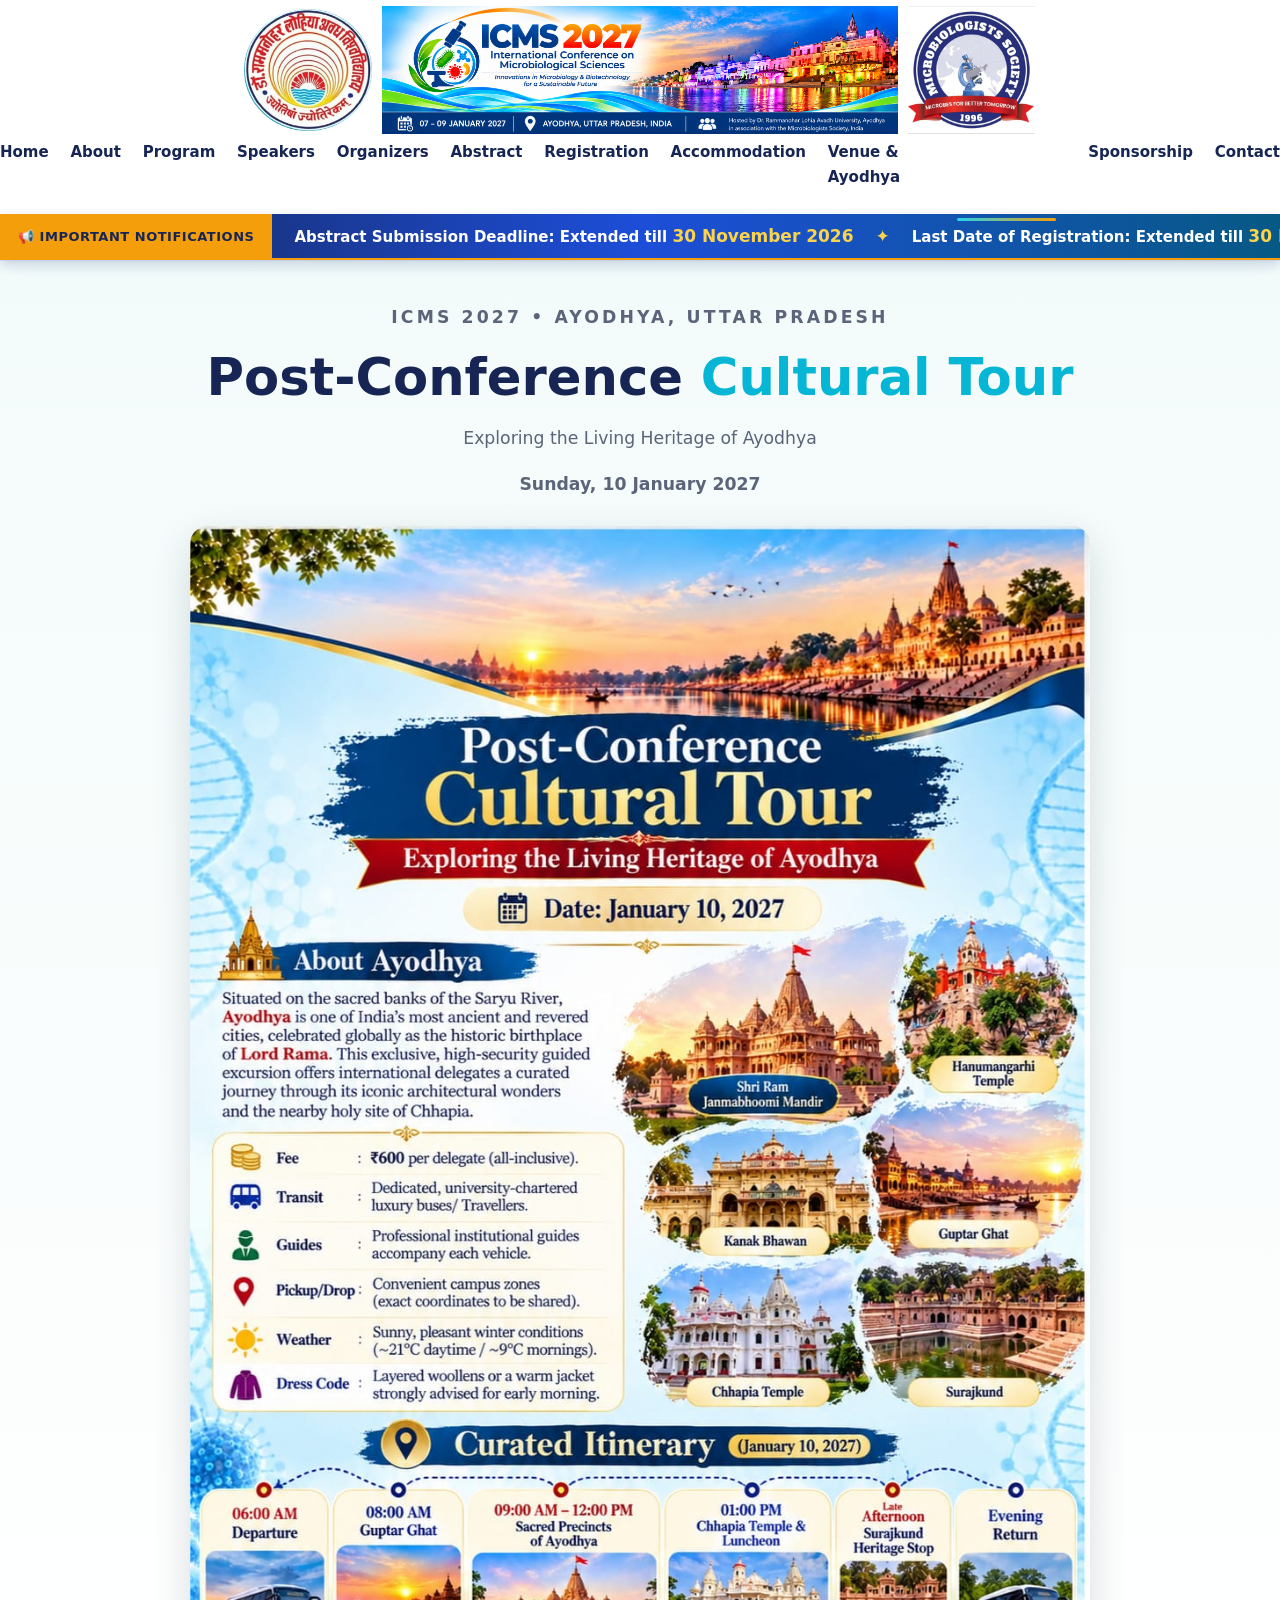
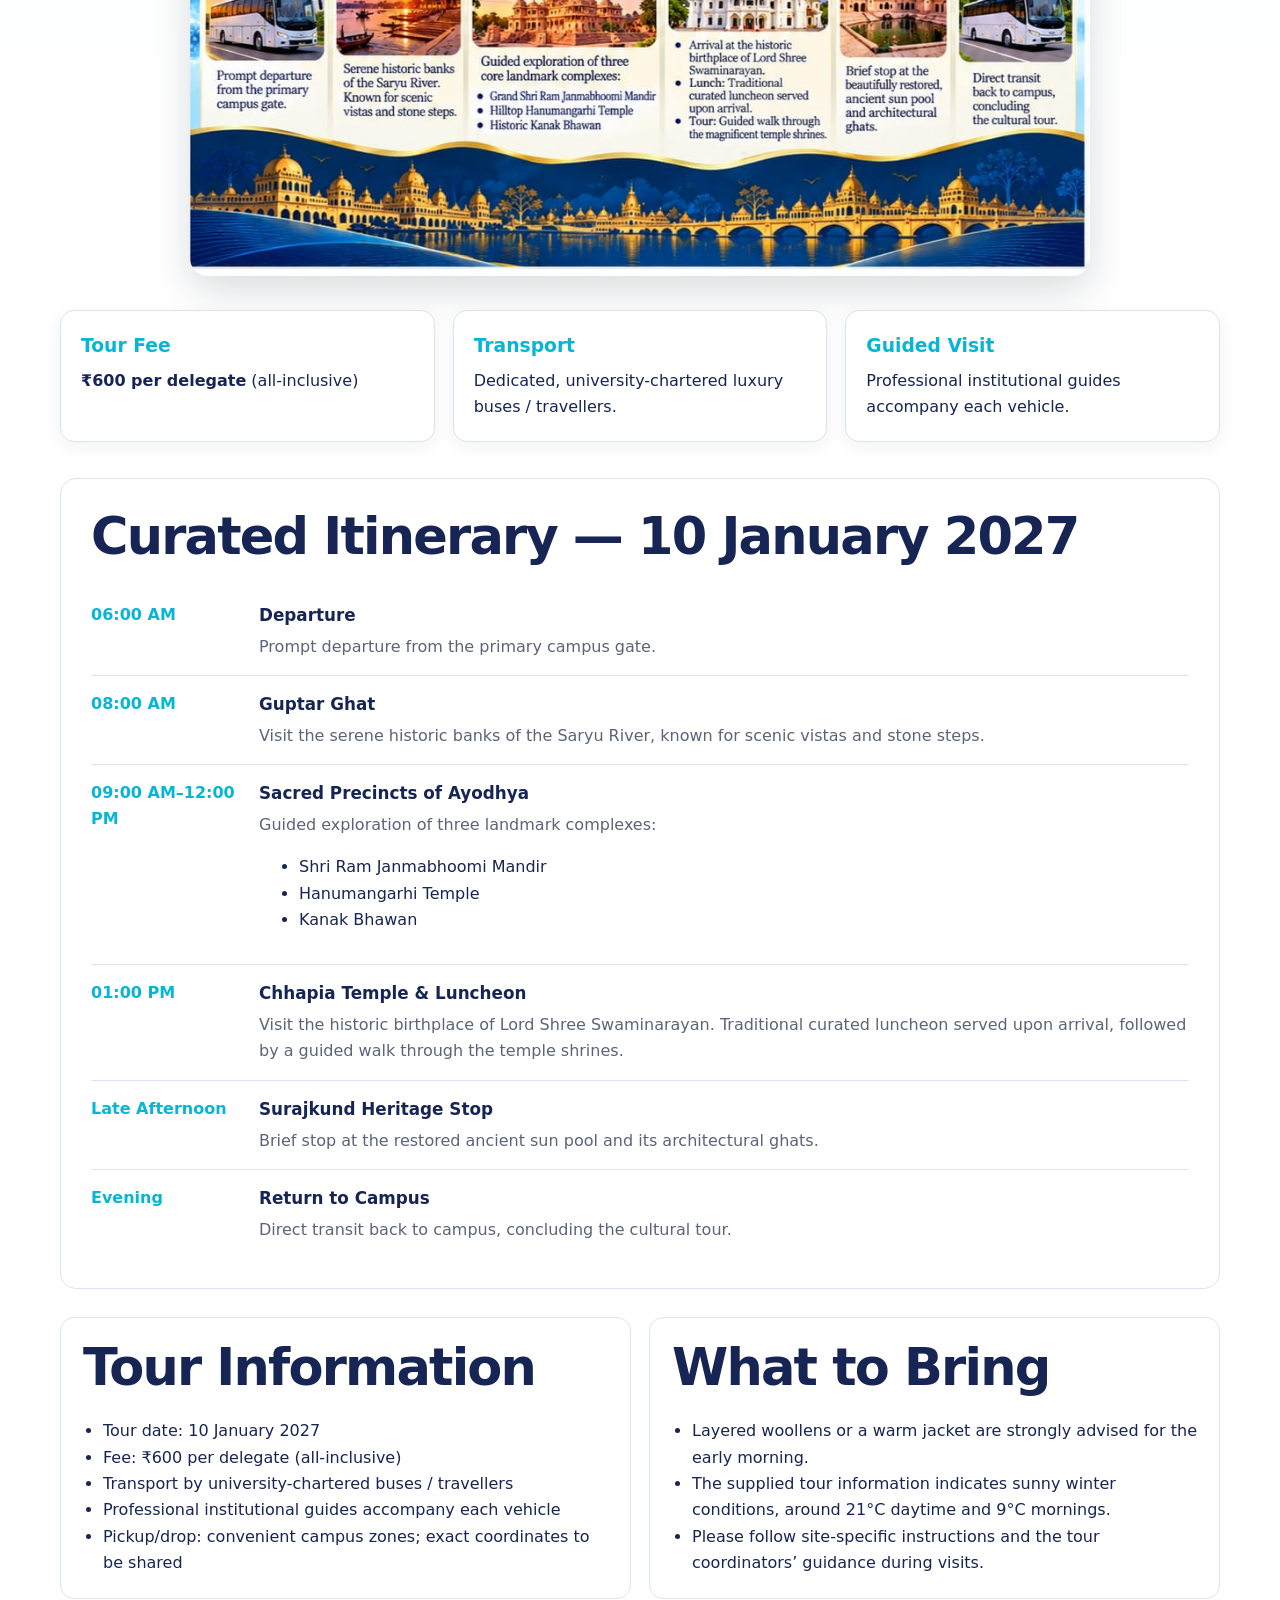
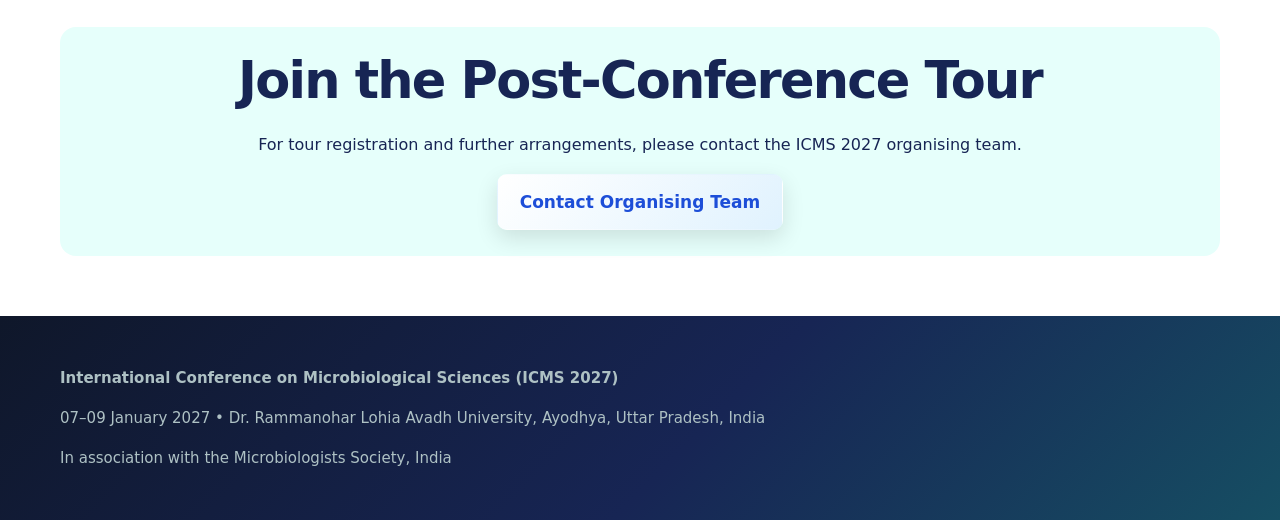
<file: tour.html>
<!DOCTYPE html>
<html lang="en"><head><meta charset="UTF-8"><meta name="viewport" content="width=device-width, initial-scale=1.0"><meta name="description" content="Post-Conference Cultural Tour of Ayodhya on 10 January 2027 for ICMS 2027 delegates."><title>Post-Conference Tour | ICMS 2027</title><link rel="stylesheet" href="style.css"><style>
.tour-page{padding:42px 0 60px;background:linear-gradient(180deg,#f3fbfa 0%,#fff 45%)}.tour-intro{text-align:center;max-width:900px;margin:0 auto 28px}.tour-intro h1{font-size:clamp(2rem,4vw,3.25rem);line-height:1.15;margin:.2em 0;color:var(--ink)}.tour-intro h1 span{color:var(--teal)}.tour-intro p{font-size:1.08rem;color:var(--muted)}.tour-poster{display:block;width:min(100%,900px);height:auto;margin:0 auto 34px;border-radius:18px;box-shadow:0 14px 38px rgba(16,35,58,.16)}.tour-facts{display:grid;grid-template-columns:repeat(3,minmax(0,1fr));gap:18px;margin:24px auto 36px}.tour-fact{background:#fff;border:1px solid var(--line);border-radius:14px;padding:20px;box-shadow:0 5px 18px rgba(16,35,58,.06)}.tour-fact h3{margin:0 0 6px;color:var(--teal)}.tour-fact p{margin:0}.tour-itinerary{background:#fff;border:1px solid var(--line);border-radius:16px;padding:clamp(18px,3vw,30px);margin:28px auto}.tour-itinerary h2,.tour-details h2{margin-top:0}.tour-stop{padding:15px 0;border-bottom:1px solid var(--line);display:grid;grid-template-columns:150px 1fr;gap:18px}.tour-stop:last-child{border-bottom:0}.tour-time{font-weight:800;color:var(--teal)}.tour-stop h3{margin:0 0 4px;font-size:1.05rem}.tour-stop p{margin:0;color:var(--muted)}.tour-details{display:grid;grid-template-columns:repeat(2,minmax(0,1fr));gap:18px}.tour-details article{border:1px solid var(--line);border-radius:14px;padding:22px;background:#fff}.tour-details ul{padding-left:20px;margin-bottom:0}.tour-cta{text-align:center;padding:26px 18px;background:var(--mint);border-radius:16px;margin-top:28px}.tour-cta p{margin:.5em 0 1em}@media(max-width:700px){.tour-facts,.tour-details{grid-template-columns:1fr}.tour-stop{grid-template-columns:1fr;gap:3px}.tour-page{padding-top:28px}}
</style></head><body class="inner-page">
<header class="site-header icms-banner-site-header"><div class="icms-banner-header-row"><a class="icms-side-logo university-side-logo" href="https://www.rmlau.ac.in/" aria-label="Dr. Rammanohar Lohia Avadh University website"><img src="images/university-logo.png" alt="Dr. Rammanohar Lohia Avadh University logo"></a><a class="icms-banner-link" href="index.html" aria-label="ICMS 2027 Home"><img class="icms-header-banner-image" src="images/icms2027-header.png" alt="ICMS 2027 — International Conference on Microbiological Sciences, 7–9 January 2027, Ayodhya"></a><a class="icms-side-logo mbsi-side-logo" href="https://microbiologistsociety.org/" aria-label="Microbiologists Society, India website"><img src="images/mbsi-logo-transparent.png" alt="Microbiologists Society, India logo"></a></div><div class="nav-row"><button class="menu-toggle" aria-label="Open menu" aria-expanded="false">☰</button><nav class="nav">
      <a href="index.html">Home</a>
      <a href="about.html">About</a>
      <a href="programme.html">Program</a>
      <a href="speakers.html">Speakers</a>
      <a href="organizers.html">Organizers</a>
      <a href="abstract.html">Abstract</a>
      <a href="registration.html">Registration</a>
      <a href="accommodation.html">Accommodation</a>
      <a href="venue.html">Venue &amp; Ayodhya</a>
      <a href="tour.html" class="active">Post-Conference Tour</a>
      <a href="sponsorship.html">Sponsorship</a>
      <a href="contact.html">Contact</a>
    </nav></div>
<!-- ICMS 2027 Important Information Scrolling Strip -->
<div class="icms-info-strip" role="region"
     aria-label="Important conference announcements">
  <div class="icms-info-label">📢 IMPORTANT NOTIFICATIONS</div>

  <div class="icms-info-window">
    <div class="icms-info-track">
        <a href="abstract.html">
        Abstract Submission Deadline: Extended till
        <span class="blinking-text">30 November 2026</span>
        
      </a>
      <span>✦</span>

      <a href="registration.html">
        Last Date of Registration: Extended till 
        <span class="blinking-text">30 November 2026</span>
      </a>
      <span>✦</span>

      <a href="abstract.html">
        Acceptance Notification: 05 December 2026
      </a>
      <span>✦</span>

      <a href="speakers.html">
        Explore the Invited Speakers
      </a>
      <span>✦</span>

      <a href="registration.html">
        Register for ICMS–2027
      </a>
      <span>✦</span>

      <a href="tour.html">Post-Conference Tour</a>
      <a href="venue.html">
        Conference: 07–09 January 2027 | Ayodhya, India
      </a>
      <span>✦</span>

      <!-- Duplicate items for continuous scrolling -->
      <a href="abstract.html" aria-hidden="true" tabindex="-1">
        Abstract Submission Deadline: 30 November 2026
      </a>
      <span aria-hidden="true">✦</span>

      <a href="registration.html" aria-hidden="true" tabindex="-1">
        Last Date of Registration: 30 November 2026
      </a>
      <span aria-hidden="true">✦</span>

      <a href="abstract.html" aria-hidden="true" tabindex="-1">
        Acceptance Notification: 05 December 2026
      </a>
      <span aria-hidden="true">✦</span>
    </div>
  </div>
</div>
</header>
<main class="tour-page"><div class="container"><div class="tour-intro"><p class="section-label">ICMS 2027 • AYODHYA, UTTAR PRADESH</p><h1>Post-Conference <span>Cultural Tour</span></h1><p>Exploring the Living Heritage of Ayodhya</p><p><strong>Sunday, 10 January 2027</strong></p></div>
<img class="tour-poster" src="images/post-conference-tour.jpeg" alt="Post-Conference Cultural Tour poster showing Ayodhya landmarks, tour fee and itinerary for 10 January 2027">
<div class="tour-facts"><article class="tour-fact"><h3>Tour Fee</h3><p><strong>₹600 per delegate</strong> (all-inclusive)</p></article><article class="tour-fact"><h3>Transport</h3><p>Dedicated, university-chartered luxury buses / travellers.</p></article><article class="tour-fact"><h3>Guided Visit</h3><p>Professional institutional guides accompany each vehicle.</p></article></div>
<section class="tour-itinerary"><h2>Curated Itinerary — 10 January 2027</h2><div class="tour-stop"><div class="tour-time">06:00 AM</div><div><h3>Departure</h3><p>Prompt departure from the primary campus gate.</p></div></div><div class="tour-stop"><div class="tour-time">08:00 AM</div><div><h3>Guptar Ghat</h3><p>Visit the serene historic banks of the Saryu River, known for scenic vistas and stone steps.</p></div></div><div class="tour-stop"><div class="tour-time">09:00 AM–12:00 PM</div><div><h3>Sacred Precincts of Ayodhya</h3><p>Guided exploration of three landmark complexes:</p><ul><li>Shri Ram Janmabhoomi Mandir</li><li>Hanumangarhi Temple</li><li>Kanak Bhawan</li></ul></div></div><div class="tour-stop"><div class="tour-time">01:00 PM</div><div><h3>Chhapia Temple &amp; Luncheon</h3><p>Visit the historic birthplace of Lord Shree Swaminarayan. Traditional curated luncheon served upon arrival, followed by a guided walk through the temple shrines.</p></div></div><div class="tour-stop"><div class="tour-time">Late Afternoon</div><div><h3>Surajkund Heritage Stop</h3><p>Brief stop at the restored ancient sun pool and its architectural ghats.</p></div></div><div class="tour-stop"><div class="tour-time">Evening</div><div><h3>Return to Campus</h3><p>Direct transit back to campus, concluding the cultural tour.</p></div></div></section>
<div class="tour-details"><article><h2>Tour Information</h2><ul><li>Tour date: 10 January 2027</li><li>Fee: ₹600 per delegate (all-inclusive)</li><li>Transport by university-chartered buses / travellers</li><li>Professional institutional guides accompany each vehicle</li><li>Pickup/drop: convenient campus zones; exact coordinates to be shared</li></ul></article><article><h2>What to Bring</h2><ul><li>Layered woollens or a warm jacket are strongly advised for the early morning.</li><li>The supplied tour information indicates sunny winter conditions, around 21°C daytime and 9°C mornings.</li><li>Please follow site-specific instructions and the tour coordinators’ guidance during visits.</li></ul></article></div>
<div class="tour-cta"><h2>Join the Post-Conference Tour</h2><p>For tour registration and further arrangements, please contact the ICMS 2027 organising team.</p><a class="btn btn-primary" href="contact.html">Contact Organising Team</a></div></div></main>
<footer class="site-footer"><div class="container"><p><strong>International Conference on Microbiological Sciences (ICMS 2027)</strong></p><p>07–09 January 2027 • Dr. Rammanohar Lohia Avadh University, Ayodhya, Uttar Pradesh, India</p><p>In association with the Microbiologists Society, India</p></div></footer>
<script>document.querySelectorAll('.menu-toggle').forEach(function(button){button.addEventListener('click',function(){var nav=button.parentElement.querySelector('.nav');var expanded=button.getAttribute('aria-expanded')==='true';button.setAttribute('aria-expanded',String(!expanded));nav.classList.toggle('open',!expanded);});});</script></body></html>
</file>
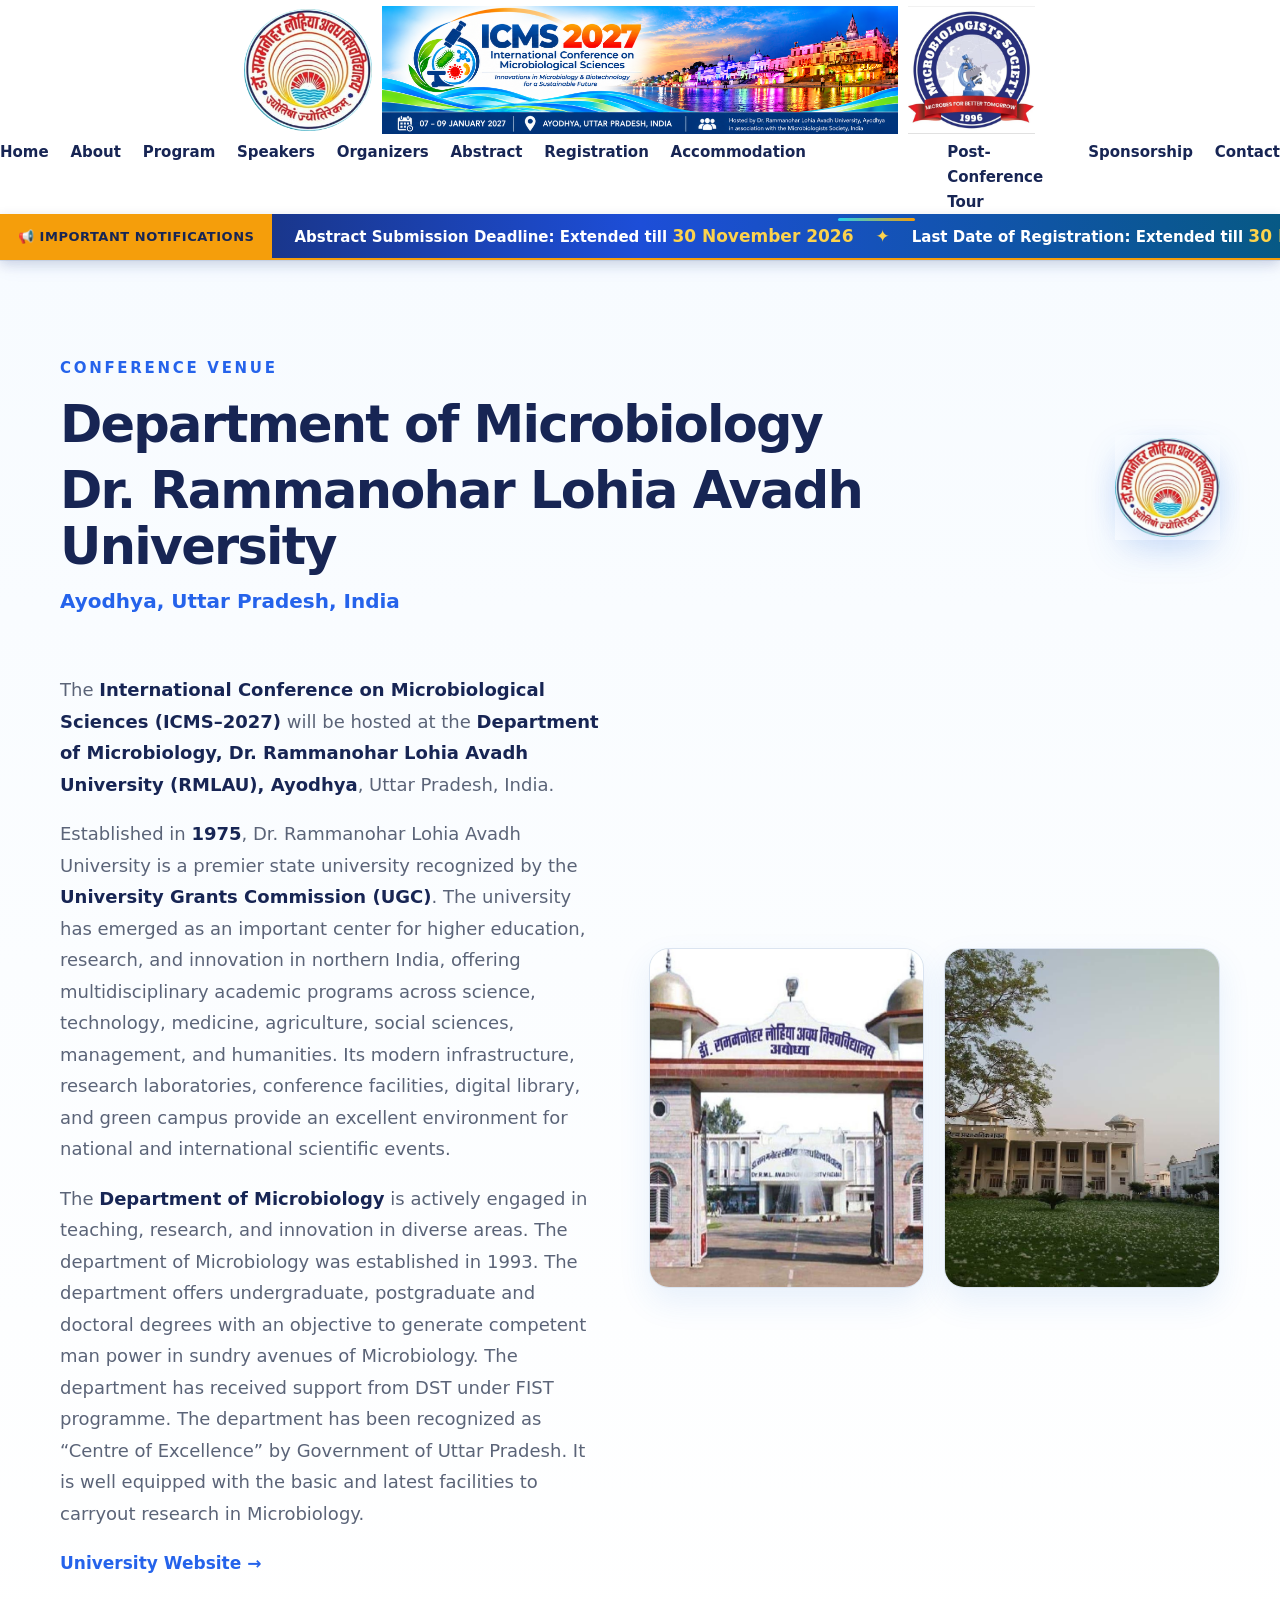
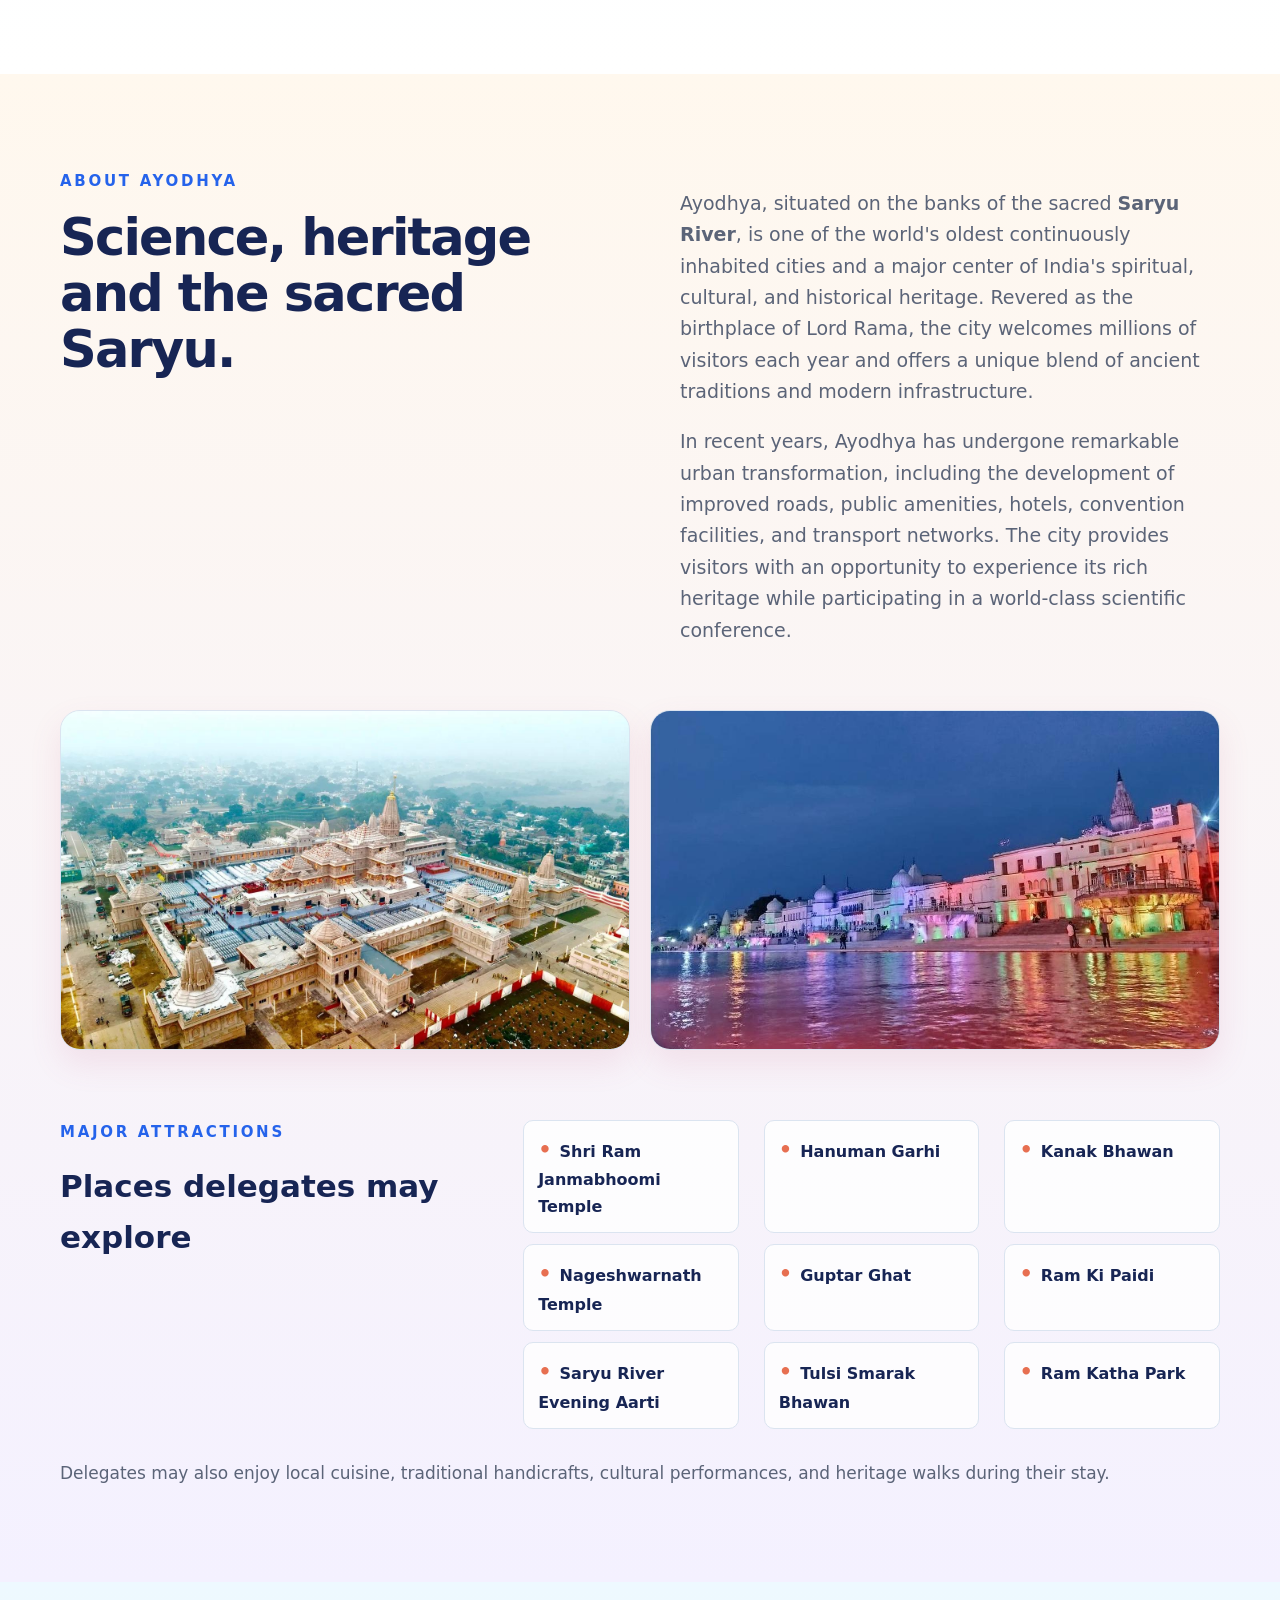
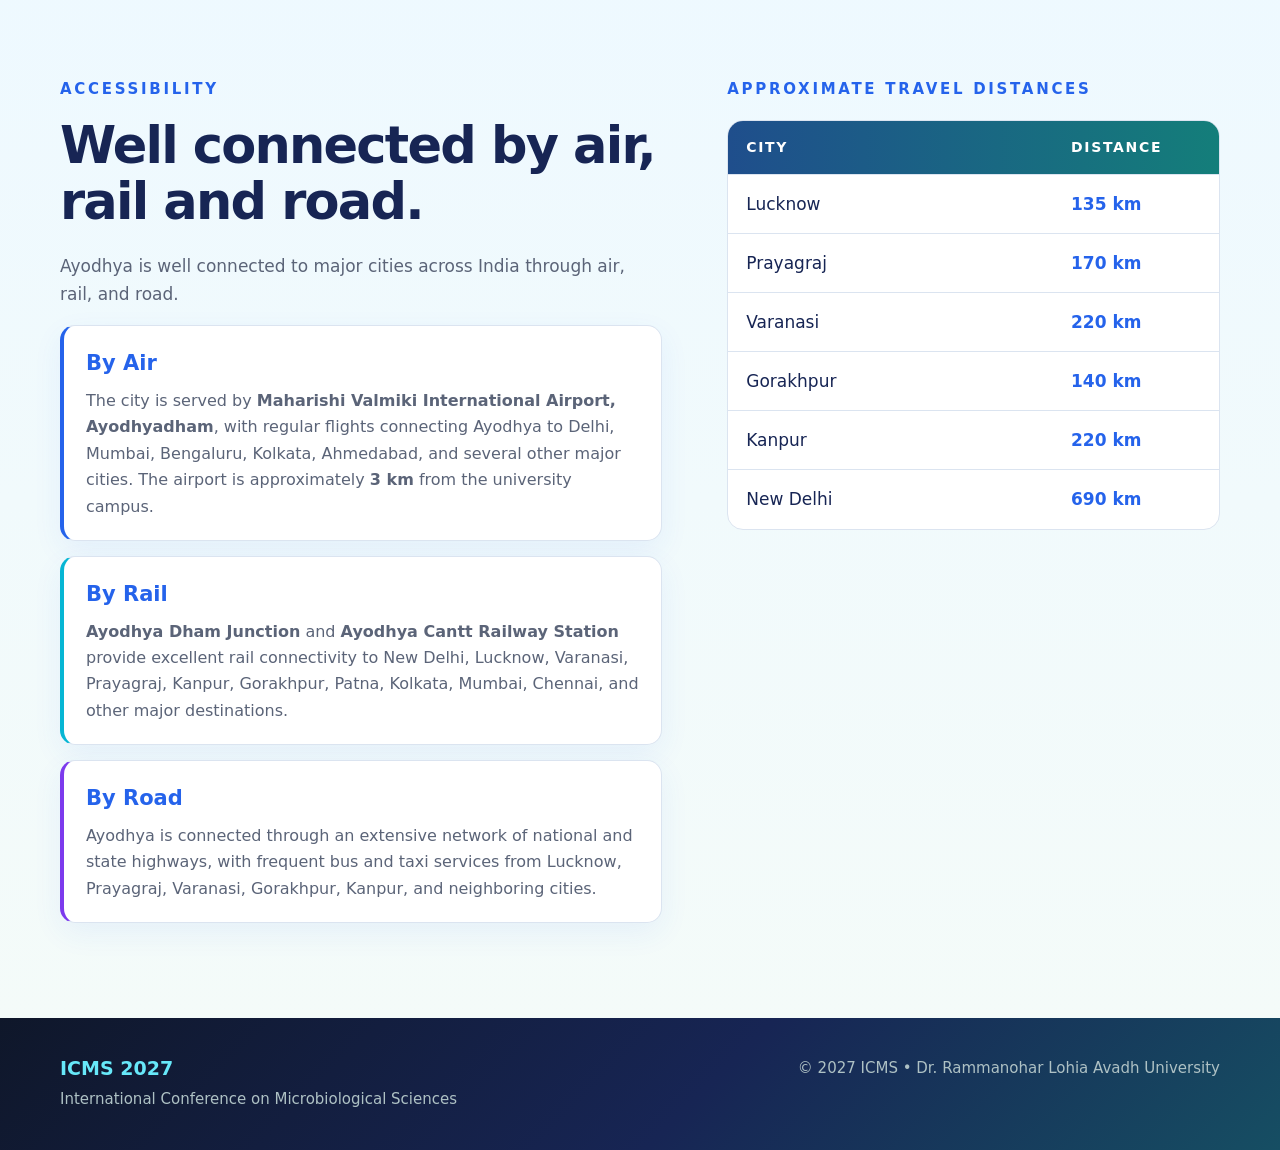
<file: venue.html>
<!DOCTYPE html>
<html lang="en">
<head>
  <meta charset="UTF-8">
  <meta name="viewport" content="width=device-width, initial-scale=1.0">
  <meta name="description" content="ICMS 2027 - International Conference on Microbiological Sciences, Dr. Rammanohar Lohia Avadh University, Ayodhya.">
  <title>Venue & Ayodhya | ICMS 2027</title>
  <link rel="stylesheet" href="style.css">
</head>
<body class="inner-page">
<header class="site-header icms-banner-site-header">
  <div class="icms-banner-header-row">
    <a class="icms-side-logo university-side-logo" href="https://www.rmlau.ac.in/" aria-label="Dr. Rammanohar Lohia Avadh University website">
      <img src="images/university-logo.png" alt="Dr. Rammanohar Lohia Avadh University logo">
    </a>
    <a class="icms-banner-link" href="index.html" aria-label="ICMS 2027 Home">
      <img class="icms-header-banner-image" src="images/icms2027-header.png" alt="ICMS 2027 — International Conference on Microbiological Sciences, 7–9 January 2027, Ayodhya">
    </a>
    <a class="icms-side-logo mbsi-side-logo" href="https://microbiologistsociety.org/" aria-label="Microbiologists Society, India website">
      <img src="images/mbsi-logo-transparent.png" alt="Microbiologists Society, India logo">
    </a>
  </div>
  <div class="nav-row">
    <button class="menu-toggle" aria-label="Open menu" aria-expanded="false">☰</button>
    <nav class="nav">
      <a href="index.html">Home</a>
      <a href="about.html">About</a>
      <a href="programme.html">Program</a>
      <a href="speakers.html">Speakers</a>
      <a href="organizers.html">Organizers</a>
      <a href="abstract.html">Abstract</a>
      <a href="registration.html">Registration</a>
      <a href="accommodation.html">Accommodation</a>
      <a href="venue.html" class="active">Venue &amp; Ayodhya</a>
      <a href="tour.html">Post-Conference Tour</a>
      <a href="sponsorship.html">Sponsorship</a>
      <a href="contact.html">Contact</a>
    </nav>
  </div>
<!-- ICMS 2027 Important Information Scrolling Strip -->
<div class="icms-info-strip" role="region"
     aria-label="Important conference announcements">
  <div class="icms-info-label">📢 IMPORTANT NOTIFICATIONS</div>

  <div class="icms-info-window">
    <div class="icms-info-track">
       <a href="abstract.html">
        Abstract Submission Deadline: Extended till
        <span class="blinking-text">30 November 2026</span>
        
      </a>
      <span>✦</span>

      <a href="registration.html">
        Last Date of Registration: Extended till 
        <span class="blinking-text">30 November 2026</span>
      </a>
      <span>✦</span>

      <a href="abstract.html">
        Acceptance Notification: 05 December 2026
      </a>
      <span>✦</span>

      <a href="speakers.html">
        Explore the Invited Speakers
      </a>
      <span>✦</span>

      <a href="registration.html">
        Register for ICMS–2027
      </a>
      <span>✦</span>

      <a href="tour.html">Post-Conference Tour</a>
      <a href="venue.html">
        Conference: 07–09 January 2027 | Ayodhya, India
      </a>
      <span>✦</span>

      <!-- Duplicate items for continuous scrolling -->
      <a href="abstract.html" aria-hidden="true" tabindex="-1">
        Abstract Submission Deadline: 30 November 2026
      </a>
      <span aria-hidden="true">✦</span>

      <a href="registration.html" aria-hidden="true" tabindex="-1">
        Last Date of Registration: 30 November 2026
      </a>
      <span aria-hidden="true">✦</span>

      <a href="abstract.html" aria-hidden="true" tabindex="-1">
        Acceptance Notification: 05 December 2026
      </a>
      <span aria-hidden="true">✦</span>
    </div>
  </div>
</div>
</header>
<main>
<section class="section venue-section" id="venue">
<div class="container">
<div class="venue-heading">
<div>
<p class="section-label">CONFERENCE VENUE</p>
<h2>Department of Microbiology</h2>
  <h2>Dr. Rammanohar Lohia Avadh University</h2>
<p class="venue-location">Ayodhya, Uttar Pradesh, India</p>
</div>
<img alt="Dr. Rammanohar Lohia Avadh University logo" class="university-logo" src="images/venue/university-logo.png"/>
</div>
<div class="venue-feature">
<div class="venue-copy">
<p>The <strong>International Conference on Microbiological Sciences (ICMS–2027)</strong> will be hosted at the <strong>Department of Microbiology, Dr. Rammanohar Lohia Avadh University (RMLAU), Ayodhya</strong>, Uttar Pradesh, India.</p>
<p>Established in <strong>1975</strong>, Dr. Rammanohar Lohia Avadh University is a premier state university recognized by the <strong>University Grants Commission (UGC)</strong>. The university has emerged as an important center for higher education, research, and innovation in northern India, offering multidisciplinary academic programs across science, technology, medicine, agriculture, social sciences, management, and humanities. Its modern infrastructure, research laboratories, conference facilities, digital library, and green campus provide an excellent environment for national and international scientific events.</p>
<p>The <strong>Department of Microbiology</strong> is actively engaged in teaching, research, and innovation in diverse areas. The department of Microbiology was established in 1993. The department offers undergraduate, postgraduate and doctoral degrees with an objective to generate competent man power in sundry avenues of Microbiology. The department has received support from DST under FIST programme. The department has been recognized as “Centre of Excellence” by Government of Uttar Pradesh. It is well equipped with the basic and latest facilities to carryout research in Microbiology. </p>
<a class="text-link" href="https://www.rmlau.ac.in/" rel="noopener" target="_blank">University Website →</a>
</div>
<div class="venue-gallery">
<figure class="venue-image venue-image-large"><img alt="Dr. Rammanohar Lohia Avadh University main gate" src="images/venue/university-gate.jpeg"/></figure>
<figure class="venue-image"><img alt="Administrative building of Dr. Rammanohar Lohia Avadh University" src="images/venue/university-admin.jpeg"/></figure>
</div>
</div>
</div>
</section><section class="section section-soft ayodhya-section" id="ayodhya">
<div class="container">
<div class="two-col ayodhya-intro">
<div>
<p class="section-label">ABOUT AYODHYA</p>
<h2>Science, heritage and the sacred Saryu.</h2>
</div>
<div class="section-text">
<p>Ayodhya, situated on the banks of the sacred <strong>Saryu River</strong>, is one of the world's oldest continuously inhabited cities and a major center of India's spiritual, cultural, and historical heritage. Revered as the birthplace of Lord Rama, the city welcomes millions of visitors each year and offers a unique blend of ancient traditions and modern infrastructure.</p>
<p>In recent years, Ayodhya has undergone remarkable urban transformation, including the development of improved roads, public amenities, hotels, convention facilities, and transport networks. The city provides visitors with an opportunity to experience its rich heritage while participating in a world-class scientific conference.</p>
</div>
</div>
<div class="ayodhya-gallery">
<figure class="ayodhya-image ayodhya-image-large"><img alt="Shri Ram Janmabhoomi Temple, Ayodhya" src="images/ayodhya/ram-mandir.jpeg"/></figure>
<figure class="ayodhya-image"><img alt="Ram Ki Paidi on the Saryu River, Ayodhya" src="images/ayodhya/ram-ki-paidi.jpeg"/></figure>
</div>
<div class="attractions-grid">
<div>
<p class="section-label">MAJOR ATTRACTIONS</p>
<h3>Places delegates may explore</h3>
</div>
<ul class="attractions-list">
<li>Shri Ram Janmabhoomi Temple</li>
<li>Hanuman Garhi</li>
<li>Kanak Bhawan</li>
<li>Nageshwarnath Temple</li>
<li>Guptar Ghat</li>
<li>Ram Ki Paidi</li>
<li>Saryu River Evening Aarti</li>
<li>Tulsi Smarak Bhawan</li>
<li>Ram Katha Park</li>
</ul>
</div>
<p class="muted ayodhya-note">Delegates may also enjoy local cuisine, traditional handicrafts, cultural performances, and heritage walks during their stay.</p>
</div>
</section><section class="section" id="accessibility">
<div class="container accessibility-grid">
<div>
<p class="section-label">ACCESSIBILITY</p>
<h2>Well connected by air, rail and road.</h2>
<p class="muted">Ayodhya is well connected to major cities across India through air, rail, and road.</p>
<div class="access-card">
<h3>By Air</h3>
<p>The city is served by <strong>Maharishi Valmiki International Airport, Ayodhyadham</strong>, with regular flights connecting Ayodhya to Delhi, Mumbai, Bengaluru, Kolkata, Ahmedabad, and several other major cities. The airport is approximately <strong>3 km</strong> from the university campus.</p>
</div>
<div class="access-card">
<h3>By Rail</h3>
<p><strong>Ayodhya Dham Junction</strong> and <strong>Ayodhya Cantt Railway Station</strong> provide excellent rail connectivity to New Delhi, Lucknow, Varanasi, Prayagraj, Kanpur, Gorakhpur, Patna, Kolkata, Mumbai, Chennai, and other major destinations.</p>
</div>
<div class="access-card">
<h3>By Road</h3>
<p>Ayodhya is connected through an extensive network of national and state highways, with frequent bus and taxi services from Lucknow, Prayagraj, Varanasi, Gorakhpur, Kanpur, and neighboring cities.</p>
</div>
</div>
<div>
<p class="section-label">APPROXIMATE TRAVEL DISTANCES</p>
<div class="distance-table">
<div class="distance-row distance-head"><span>City</span><span>Distance</span></div>
<div class="distance-row"><span>Lucknow</span><strong>135 km</strong></div>
<div class="distance-row"><span>Prayagraj</span><strong>170 km</strong></div>
<div class="distance-row"><span>Varanasi</span><strong>220 km</strong></div>
<div class="distance-row"><span>Gorakhpur</span><strong>140 km</strong></div>
<div class="distance-row"><span>Kanpur</span><strong>220 km</strong></div>
<div class="distance-row"><span>New Delhi</span><strong>690 km</strong></div>
</div>
</div>
</div>
</section>
</main>
<footer>
  <div class="container footer-inner">
    <div><strong>ICMS 2027</strong><p>International Conference on Microbiological Sciences</p></div>
    <p>© 2027 ICMS • Dr. Rammanohar Lohia Avadh University</p>
  </div>
</footer>
<script>
  const toggle = document.querySelector('.menu-toggle');
  const nav = document.querySelector('.nav');
  toggle.addEventListener('click', () => nav.classList.toggle('open'));
  document.querySelectorAll('.nav a').forEach(a => a.addEventListener('click', () => nav.classList.remove('open')));
</script>
</body>
</html>
</file>
<file: style.css>
:root{
  --ink:#10233a; --muted:#617286; --paper:#f7faf9; --white:#fff;
  --teal:#087f78; --teal2:#0da59b; --mint:#dff4ee; --line:#d9e5e2;
  --dark:#071a25; --gold:#e4b45f;
}
*{box-sizing:border-box} html{scroll-behavior:smooth}
body{margin:0;font-family:Inter,ui-sans-serif,system-ui,-apple-system,BlinkMacSystemFont,"Segoe UI",sans-serif;color:var(--ink);background:var(--white);line-height:1.65}
a{color:inherit;text-decoration:none}.container{width:min(1160px,92%);margin:auto}
.site-header{position:sticky;top:0;z-index:20;background:rgba(255,255,255,.94);backdrop-filter:blur(12px);border-bottom:1px solid var(--line)}
.nav-wrap{display:flex;align-items:center;justify-content:space-between;min-height:78px}
.brand{display:flex;align-items:center;gap:12px}.brand-mark{display:grid;place-items:center;width:46px;height:46px;border-radius:13px;background:var(--teal);color:#fff;font-weight:900;font-size:16px}.brand strong{display:block;font-size:20px}.brand small{display:block;color:var(--muted);font-size:13px;letter-spacing:.04em}
.nav{display:flex;gap:25px;font-size:16px;font-weight:700}.nav a:hover{color:var(--teal)}
.menu-toggle{display:none;border:0;background:none;font-size:29px}
.hero{position:relative;overflow:hidden;background:linear-gradient(135deg,#071a25 0%,#0b3942 55%,#087f78 100%);color:#fff;padding:90px 0 105px}
.hero:before{content:"";position:absolute;width:600px;height:600px;border:1px solid rgba(255,255,255,.12);border-radius:50%;right:-180px;top:-210px}.hero:after{content:"";position:absolute;width:380px;height:380px;border:1px solid rgba(255,255,255,.09);border-radius:50%;right:30px;top:-80px}
.hero-grid{display:grid;grid-template-columns:1.15fr .85fr;gap:70px;align-items:center;position:relative;z-index:2}
.eyebrow,.section-label{font-size:27px;letter-spacing:.16em;font-weight:900;color:var(--teal);margin:0 0 22px}.hero .eyebrow{color:#8ee2d7}
.hero h1{font-size:clamp(43px,5vw,73px);line-height:1.04;letter-spacing:-.04em;margin:0 0 18px;max-width:800px}.hero h1 span{color:#83e1d6}.hero-subtitle{font-size:27px;font-weight:800;margin:0 0 4px}.theme{font-size:21px;font-weight:700;color:#d5fff8;margin:0 0 15px}.lead{color:#d1e2e4;max-width:720px;font-size:19px}
.hero-actions{display:flex;gap:14px;margin-top:30px;flex-wrap:wrap}.btn{display:inline-block;padding:13px 22px;border-radius:10px;font-weight:800;font-size:17px;border:1px solid transparent}.btn-primary{background:#fff;color:var(--teal)}.btn-primary:hover{transform:translateY(-2px)}.btn-ghost{border-color:rgba(255,255,255,.35);color:#fff}
.hero-card{min-height:420px;border:1px solid rgba(255,255,255,.18);border-radius:30px;background:linear-gradient(160deg,rgba(255,255,255,.13),rgba(255,255,255,.04));position:relative;overflow:hidden;padding:36px;display:flex;align-items:end;box-shadow:0 25px 80px rgba(0,0,0,.18)}
.hero-card:before,.hero-card:after{content:"";position:absolute;border-radius:50%;border:1px solid rgba(255,255,255,.17)}.hero-card:before{width:340px;height:340px;left:-130px;top:-120px}.hero-card:after{width:210px;height:210px;right:-70px;bottom:-60px}
.hero-card-content{position:relative;z-index:2}.hero-card-content span{font-size:13px;letter-spacing:.2em;color:#9ce5dd;font-weight:900}.hero-card h2{font-size:33px;line-height:1.12;margin:10px 0}.hero-card p{color:#c5d8da}.date-badge{display:flex;gap:10px;align-items:center;margin-top:30px}.date-badge b{font-size:48px;line-height:1}.date-badge span{font-size:14px;letter-spacing:.12em;font-weight:800}.microbe{position:absolute;right:70px;top:60px;font-size:103px;color:rgba(255,255,255,.18)}
.ticker{background:#0b2a34;color:#d3efeb}.ticker-inner{display:flex;gap:16px;align-items:center;justify-content:center;padding:12px;font-size:14px;letter-spacing:.13em;text-transform:uppercase}.ticker strong{color:#8ee2d7}
.section{padding:95px 0}.section-soft{background:var(--paper)}.section-dark{background:var(--dark);color:#fff}.section-accent{background:var(--mint)}
h2{font-size:clamp(33px,4vw,51px);line-height:1.1;letter-spacing:-.035em;margin:0 0 22px}.two-col{display:grid;grid-template-columns:1fr 1fr;gap:80px}.section-text{color:var(--muted);font-size:19px}.stats{display:flex;gap:35px;margin-top:35px}.stats div{display:flex;flex-direction:column}.stats b{font-size:35px;color:var(--teal)}.stats span{font-size:15px;color:var(--muted)}
.cards{display:grid;grid-template-columns:repeat(3,1fr);gap:18px;margin-top:45px}.card{background:#fff;border:1px solid var(--line);padding:28px;border-radius:18px;transition:.2s}.card:hover{transform:translateY(-4px);box-shadow:0 16px 35px rgba(16,35,58,.08)}.card h3{font-size:22px;line-height:1.2}.card p,.muted{color:var(--muted);font-size:17px}
.speaker-grid{display:grid;grid-template-columns:repeat(4,1fr);gap:18px;margin-top:35px}.speaker{border:1px solid var(--line);border-radius:18px;padding:20px;background:#fff}.avatar{height:170px;border-radius:13px;background:linear-gradient(135deg,var(--mint),#edf5f3);display:grid;place-items:center;font-size:53px;color:var(--teal)}.speaker h3{margin:15px 0 0;font-size:20px}.speaker p{margin:2px 0;color:var(--muted);font-size:15px}
.light{color:#75d7ca}.programme-intro{align-items:start}.timeline{border-left:1px solid rgba(255,255,255,.2);padding-left:30px}.timeline-item{padding:0 0 30px}.timeline-item b{display:inline-block;color:#7fe0d4;font-size:15px;letter-spacing:.15em}.timeline-item span{display:block;color:#b6cacc;font-size:16px}.timeline-item p{margin:5px 0;color:#e4efef}
.fee-table{max-width:800px;margin:35px 0 18px;border:1px solid var(--line);border-radius:16px;overflow:hidden}.fee-row{display:grid;grid-template-columns:1fr 150px;padding:15px 20px;border-bottom:1px solid var(--line)}.fee-row:last-child{border-bottom:0}.fee-head{background:var(--dark);color:#fff;font-size:15px;text-transform:uppercase;letter-spacing:.12em;font-weight:800}.fee-row strong{color:var(--teal)}.note{display:inline-block;padding:12px 16px;background:var(--mint);border-radius:9px;font-size:16px;margin-bottom:25px}.center{display:flex;gap:25px;align-items:center}.text-link{font-weight:800;color:var(--teal);font-size:17px}
.dates-grid{display:grid;grid-template-columns:.8fr 1.2fr;gap:80px}.date-list{border-top:1px solid var(--line)}.date-list div{display:flex;justify-content:space-between;gap:20px;padding:19px 0;border-bottom:1px solid var(--line);font-size:17px}.date-list span{color:var(--muted)}
.venue-box{display:grid;grid-template-columns:1.3fr .7fr;gap:50px;align-items:center}.venue-art{min-height:300px;border-radius:25px;background:radial-gradient(circle at 30% 30%,#b7e9df,transparent 35%),linear-gradient(145deg,#0b3b45,#087f78);display:flex;flex-direction:column;align-items:center;justify-content:center;color:#fff;text-align:center}.venue-art span{font-size:14px;letter-spacing:.3em}.venue-art strong{font-size:57px;line-height:.9;margin-top:15px}
.publication{display:grid;grid-template-columns:1fr 1fr;gap:80px;align-items:center}.publication>p{font-size:20px;color:#315b58}.contact-grid{display:grid;grid-template-columns:1fr 1fr;gap:80px}.contact-card{background:var(--paper);border:1px solid var(--line);border-radius:18px;padding:30px;font-size:17px}.contact-card a{color:var(--teal)}
footer{background:#06151d;color:#aec1c4;padding:35px 0;font-size:15px}.footer-inner{display:flex;justify-content:space-between;gap:20px}.footer-inner strong{color:#fff;font-size:19px}.footer-inner p{margin:3px 0}
@media(max-width:850px){.nav{display:none;position:absolute;left:0;right:0;top:78px;background:#fff;padding:18px 4%;border-bottom:1px solid var(--line);flex-direction:column;gap:15px}.nav.open{display:flex}.menu-toggle{display:block}.hero-grid,.two-col,.dates-grid,.venue-box,.publication,.contact-grid{grid-template-columns:1fr;gap:40px}.hero{padding:65px 0 75px}.hero-card{min-height:330px}.cards{grid-template-columns:1fr 1fr}.speaker-grid{grid-template-columns:1fr 1fr}.footer-inner{flex-direction:column}}
@media(max-width:560px){.cards,.speaker-grid{grid-template-columns:1fr}.section{padding:65px 0}.hero h1{font-size:46px}.stats{gap:18px}.fee-row{grid-template-columns:1fr 110px}.date-list div{flex-direction:column;gap:2px}.ticker-inner{overflow:hidden;white-space:nowrap}.hero-card h2{font-size:27px}}

/* Conference leadership */
.leadership-grid{display:grid;grid-template-columns:repeat(4,minmax(0,1fr));gap:22px;margin-top:35px}
.leader-card{display:grid;grid-template-columns:1fr;gap:18px;align-items:start;background:#fff;border:1px solid var(--line);border-radius:22px;padding:20px;box-shadow:0 10px 28px rgba(16,35,58,.05)}
.leader-card.chief-patron{border:2px solid rgba(8,127,120,.28)}
.leader-photo,.small-leader-photo{width:100%;overflow:hidden;border-radius:15px;background:linear-gradient(135deg,var(--mint),#edf5f3)}
.leader-photo{height:275px}.small-leader-photo{height:225px}
.leader-photo img,.small-leader-photo img{width:100%;height:100%;object-fit:cover;object-position:center top;display:block}.photo-placeholder{width:100%;height:100%;display:grid;place-items:center;text-align:center;background:linear-gradient(135deg,var(--mint),#edf5f3);color:var(--teal);font-size:17px;font-weight:900;letter-spacing:.14em;line-height:1.5}
.leader-title{display:inline-block;color:var(--teal);font-size:14px;font-weight:900;letter-spacing:.16em;margin-bottom:8px}
.leader-content h3,.small-leader-card h3{font-size:24px;line-height:1.2;margin:0 0 8px}
.leader-affiliation{color:var(--muted);font-size:16px;line-height:1.55;margin:0}
.section-subheading{margin-top:65px;margin-bottom:20px}.section-subheading .section-label{margin-bottom:7px}.section-subheading h3{font-size:31px;margin:0;letter-spacing:-.02em}
.speaker:hover{transform:translateY(-4px);box-shadow:0 16px 35px rgba(16,35,58,.08)}
.speaker-heading{margin-top:75px}.speaker-grid{display:grid;grid-template-columns:repeat(5,minmax(0,1fr));gap:18px;margin-top:25px}
.speaker{border:1px solid var(--line);border-radius:18px;padding:20px;background:#fff;transition:.2s}
.speaker img{width:100%;height:225px;object-fit:cover;object-position:center top;border-radius:13px;display:block}
.speaker h3{margin:15px 0 0;font-size:20px;line-height:1.25}
.speaker-role{color:var(--teal)!important;font-weight:800;font-size:15px!important;margin:4px 0!important}
.speaker-affiliation{color:var(--muted);font-size:15px;line-height:1.5;margin-top:8px}
@media(max-width:1200px){.leadership-grid{grid-template-columns:repeat(2,minmax(0,1fr))}.speaker-grid{grid-template-columns:repeat(3,minmax(0,1fr))}}
@media(max-width:850px){.speaker-grid{grid-template-columns:repeat(2,minmax(0,1fr))}}
@media(max-width:560px){.leadership-grid,.speaker-grid{grid-template-columns:1fr}.leader-photo{height:275px}}

/* Registration payment details */
.payment-details{margin:32px 0 28px;padding:26px 28px;border:1px solid var(--line);border-left:5px solid var(--teal);border-radius:16px;background:linear-gradient(135deg,#f7fcfa,#edf8f5);box-shadow:0 8px 24px rgba(16,35,58,.05)}
.payment-heading{display:flex;align-items:center;gap:16px;margin-bottom:22px}.payment-heading .section-label{margin:0 0 4px;font-size:13px;letter-spacing:.14em}.payment-heading h3{margin:0;font-size:25px;line-height:1.2;color:var(--ink)}
.payment-icon{width:48px;height:48px;flex:0 0 48px;display:grid;place-items:center;border-radius:12px;background:var(--teal);color:#fff;font-size:27px;font-weight:900}
.payment-grid{display:grid;grid-template-columns:repeat(4,1fr);gap:14px}.payment-item{padding:15px 16px;background:#fff;border:1px solid var(--line);border-radius:11px}.payment-item span{display:block;color:var(--muted);font-size:14px;font-weight:700;text-transform:uppercase;letter-spacing:.06em;margin-bottom:5px}.payment-item strong{display:block;color:var(--ink);font-size:17px;line-height:1.35}
@media(max-width:850px){.payment-grid{grid-template-columns:repeat(2,1fr)}}
@media(max-width:560px){.payment-details{padding:20px}.payment-heading h3{font-size:22px}.payment-grid{grid-template-columns:1fr}}


/* Scientific themes */

/* Conference venue, Ayodhya and delegate information */
.venue-section{background:#fff}
.venue-heading{display:flex;justify-content:space-between;align-items:center;gap:35px;margin-bottom:38px}
.venue-heading h2{max-width:850px;margin-bottom:10px}
.venue-location{font-size:20px;color:var(--teal);font-weight:800;margin:0}
.university-logo{width:105px;height:105px;object-fit:contain;flex:0 0 105px}
.venue-feature{display:grid;grid-template-columns:1fr 1.05fr;gap:45px;align-items:center}
.venue-copy{color:var(--muted);font-size:18px;line-height:1.75}
.venue-copy strong{color:var(--ink)}
.venue-gallery{display:grid;grid-template-columns:1fr 1fr;gap:20px}
.venue-image,.ayodhya-image{margin:0;overflow:hidden;border-radius:20px;background:#edf5f3;border:1px solid var(--line);box-shadow:0 12px 30px rgba(16,35,58,.08)}
.venue-image,.venue-image-large{height:340px}
.venue-image img,.ayodhya-image img{width:100%;height:100%;display:block;object-fit:cover;transition:transform .35s ease}.venue-image:hover img,.ayodhya-image:hover img{transform:scale(1.035)}
.venue-image-large img{object-position:center center}
.ayodhya-intro{margin-bottom:45px}
.ayodhya-gallery{display:grid;grid-template-columns:1fr 1fr;gap:20px;margin-bottom:55px}
.ayodhya-image,.ayodhya-image-large{height:340px}
.ayodhya-image-large img{object-position:center center}
.attractions-grid{display:grid;grid-template-columns:.75fr 1.25fr;gap:45px;align-items:start;padding-top:15px}
.attractions-grid h3{font-size:31px;margin:0}
.attractions-list{display:grid;grid-template-columns:repeat(3,1fr);gap:11px 25px;margin:0;padding:0;list-style:none}
.attractions-list li{padding:12px 14px;border:1px solid var(--line);border-radius:10px;background:#fff;font-size:16px;font-weight:700;color:var(--ink)}
.attractions-list li:before{content:'•';color:var(--teal);font-size:21px;margin-right:8px}
.ayodhya-note{margin:30px 0 0}
.accessibility-grid{display:grid;grid-template-columns:1.1fr .9fr;gap:65px;align-items:start}
.access-card{padding:20px 22px;border:1px solid var(--line);border-radius:15px;margin-top:15px;background:#fff}
.access-card h3{margin:0 0 7px;font-size:21px;color:var(--teal)}
.access-card p{margin:0;color:var(--muted);font-size:16px;line-height:1.65}
.distance-table{margin-top:18px;border:1px solid var(--line);border-radius:16px;overflow:hidden;background:#fff}
.distance-row{display:grid;grid-template-columns:1fr 130px;padding:15px 18px;border-bottom:1px solid var(--line);font-size:17px}
.distance-row:last-child{border-bottom:0}.distance-row strong{color:var(--teal)}
.distance-head{background:var(--dark);color:#fff;text-transform:uppercase;letter-spacing:.12em;font-size:14px;font-weight:800}
.distance-head strong{color:#fff}
.climate-grid{align-items:center}.climate-card{background:#fff;border:1px solid var(--line);border-radius:20px;padding:30px;box-shadow:0 10px 28px rgba(16,35,58,.06)}
.climate-temp{display:flex;align-items:baseline;gap:14px;border-bottom:1px solid var(--line);padding-bottom:20px;margin-bottom:18px}.climate-temp strong{font-size:45px;color:var(--teal);letter-spacing:-.04em}.climate-temp span{font-size:15px;color:var(--muted);font-weight:700}
.climate-card ul,.accommodation-card ul{margin:0 0 18px;padding-left:20px;color:var(--ink)}.climate-card li,.accommodation-card li{margin:9px 0;font-size:17px}
.accommodation-grid{align-items:start}.accommodation-card{border:1px solid var(--line);border-radius:20px;padding:30px;background:var(--paper)}.accommodation-card p{font-size:17px;color:#315b58;line-height:1.65}.accommodation-card strong{color:var(--ink)}
@media(max-width:850px){.venue-heading{align-items:flex-start}.venue-feature,.accessibility-grid,.attractions-grid{grid-template-columns:1fr;gap:30px}.venue-gallery,.ayodhya-gallery{grid-template-columns:1fr 1fr}.venue-image,.venue-image-large,.ayodhya-image,.ayodhya-image-large{height:300px}.attractions-list{grid-template-columns:1fr 1fr}}
@media(max-width:560px){.venue-heading{flex-direction:column}.university-logo{width:85px;height:85px;flex-basis:85px}.venue-gallery,.ayodhya-gallery{grid-template-columns:1fr}.venue-image,.venue-image-large,.ayodhya-image,.ayodhya-image-large{height:260px}.attractions-list{grid-template-columns:1fr}.distance-row{grid-template-columns:1fr 100px}.climate-temp{flex-direction:column;gap:3px}.climate-temp strong{font-size:39px}}


/* Abstract submission guidelines */
.abstract-meta{max-width:900px;color:var(--muted);font-size:18px;line-height:1.7;margin:-5px 0 35px}.abstract-grid{display:grid;grid-template-columns:1fr 1fr;gap:22px}.abstract-card{position:relative;background:#fff;border:1px solid var(--line);border-radius:20px;padding:30px;box-shadow:0 10px 28px rgba(16,35,58,.05)}.abstract-number{display:inline-grid;place-items:center;width:42px;height:42px;border-radius:12px;background:var(--mint);color:var(--teal);font-weight:900;font-size:16px;letter-spacing:.06em;margin-bottom:14px}.abstract-card h3{margin:0 0 16px;font-size:25px;color:var(--ink)}.abstract-card p{color:var(--muted);font-size:17px;line-height:1.7}.abstract-card ul{margin:0;padding-left:20px;color:var(--muted);font-size:17px;line-height:1.7}.abstract-card li+li{margin-top:10px}.format-block{padding-top:17px;margin-top:17px;border-top:1px solid var(--line)}.format-block h4{margin:0 0 7px;color:var(--ink);font-size:18px}.format-block p{margin:0}.abstract-template{margin-top:22px;background:var(--dark);border-radius:22px;padding:30px;color:#fff}.abstract-template .section-label{color:#bfe9e2;margin-bottom:8px}.abstract-template h3{margin:0;color:#fff;font-size:27px}.template-paper{margin-top:22px;background:#fff;color:var(--ink);border-radius:16px;padding:28px 30px;border:1px solid rgba(255,255,255,.2);box-shadow:0 14px 35px rgba(0,0,0,.12)}.template-paper h4{margin:0 0 18px;text-align:center;font-size:20px;letter-spacing:.04em}.template-paper p{font-size:17px;line-height:1.7;margin:10px 0}.template-paper sup{font-size:.72em}.template-paper strong{color:var(--ink)}
@media(max-width:850px){.abstract-grid{grid-template-columns:1fr}}
@media(max-width:560px){.abstract-card,.abstract-template{padding:22px}.template-paper{padding:22px 20px}.abstract-template h3{font-size:23px}}

/* =========================================================
   ICMS 2027 — Contemporary Multicolour Conference Theme
   ========================================================= */
:root{
  --ink:#14213d;
  --muted:#607089;
  --paper:#f6f8fc;
  --white:#ffffff;
  --teal:#087f78;
  --teal2:#11a89d;
  --mint:#e0f5f1;
  --line:#dce3ee;
  --dark:#111a35;
  --gold:#e4ad4f;
  --indigo:#4f46b8;
  --blue:#2374d8;
  --coral:#e76f51;
  --violet:#7c4dbe;
  --rose:#c94f7c;
  --sky:#dff0ff;
  --lavender:#eee9ff;
  --peach:#fff0e8;
  --cream:#fff8e8;
}

body{background:#fff;color:var(--ink)}
.site-header{background:rgba(255,255,255,.96);border-bottom:1px solid #dbe3ef;box-shadow:0 3px 18px rgba(20,33,61,.05)}
.brand-mark{background:linear-gradient(135deg,var(--indigo),var(--teal2));box-shadow:0 8px 18px rgba(79,70,184,.22)}
.nav a{transition:color .2s ease}.nav a:hover{color:var(--indigo)}

.hero{background:
  radial-gradient(circle at 82% 20%,rgba(124,77,190,.35),transparent 28%),
  radial-gradient(circle at 20% 85%,rgba(17,168,157,.22),transparent 32%),
  linear-gradient(135deg,#101733 0%,#263b7a 48%,#087f78 100%)}
.hero h1 span{color:#8eece2}.hero .eyebrow{color:#ffd98b}.theme{color:#e8fffb}.btn-primary{background:linear-gradient(135deg,#fff,#e9f7ff);color:#3d3aa0;box-shadow:0 10px 25px rgba(0,0,0,.14)}
.btn-ghost{border-color:rgba(255,255,255,.42)}
.hero-card{background:linear-gradient(145deg,rgba(255,255,255,.16),rgba(255,255,255,.05));border-color:rgba(255,255,255,.22)}
.date-badge b{color:#ffd477}
.ticker{background:linear-gradient(90deg,#211a52,#143e62,#075f5a)}
.ticker strong{color:#ffd477}

.section-label,.text-link{color:var(--indigo)}
.section-label{font-size:15px;letter-spacing:.18em;margin-bottom:16px}
h2{color:var(--ink)}
.stats b{color:var(--coral)}

/* Colour-coded scientific theme cards */
#themes{background:linear-gradient(180deg,#f3f6ff 0%,#eef8f7 100%)}
#themes .theme-grid{display:grid;grid-template-columns:repeat(2,minmax(0,1fr));gap:18px;margin-top:38px}
#themes .theme-card{position:relative;overflow:hidden;background:#fff;border:1px solid #dfe5ef;border-radius:18px;min-height:145px;box-shadow:0 10px 26px rgba(33,46,84,.06);transition:transform .22s ease,box-shadow .22s ease,border-color .22s ease}
#themes .theme-card:before{content:"";position:absolute;left:0;top:0;bottom:0;width:6px;background:var(--theme-color,var(--indigo))}
#themes .theme-card:hover{transform:translateY(-5px);box-shadow:0 18px 34px rgba(33,46,84,.11);border-color:#cbd5e5}
#themes .theme-body{padding:25px 28px 23px 32px}
#themes .theme-body h3{margin:0 0 8px;font-size:22px;line-height:1.25;color:var(--theme-color,var(--ink))}
#themes .theme-body p{margin:0;color:var(--muted);font-size:16px;line-height:1.65}
#themes .theme-card:nth-child(1){--theme-color:#d04b63}
#themes .theme-card:nth-child(2){--theme-color:#b33aa5}
#themes .theme-card:nth-child(3){--theme-color:#168b74}
#themes .theme-card:nth-child(4){--theme-color:#d47b25}
#themes .theme-card:nth-child(5){--theme-color:#3d67c8}
#themes .theme-card:nth-child(6){--theme-color:#6351c6}
#themes .theme-card:nth-child(7){--theme-color:#9a5b1f}
#themes .theme-card:nth-child(8){--theme-color:#2780c5}
#themes .theme-card:nth-child(9){--theme-color:#168f8a}
#themes .theme-card:nth-child(10){--theme-color:#d05c32}

/* Distinct section identities */
#speakers{background:linear-gradient(180deg,#ffffff,#f5f2ff)}
#speakers .leader-card{border-top:4px solid var(--indigo)}
#speakers .leader-card:nth-child(2){border-top-color:var(--teal)}
#speakers .leader-card:nth-child(3){border-top-color:var(--coral)}
#speakers .leader-title,.speaker-role{color:var(--indigo)!important}
#speakers .avatar{background:linear-gradient(135deg,#e7e3ff,#dff4f0);color:var(--indigo)}

#programme{background:linear-gradient(135deg,#111a35,#263b7a 58%,#4b2d78);position:relative}
#programme .light{color:#ffd477}
#programme .timeline-item b{color:#72e0d2}

#abstract{background:linear-gradient(180deg,#fff8f2,#f5f2ff)}
#abstract .abstract-card:nth-child(1){border-top:4px solid var(--coral)}
#abstract .abstract-card:nth-child(2){border-top:4px solid var(--indigo)}
#abstract .abstract-number{background:#eee9ff;color:var(--indigo)}
#abstract .abstract-template{background:linear-gradient(135deg,#1a2142,#49327d)}

#registration{background:#fff}
#registration .payment-details{border-left-color:var(--indigo);background:linear-gradient(135deg,#f3f0ff,#edf9f7)}
#registration .payment-icon{background:linear-gradient(135deg,var(--indigo),var(--teal2))}
#registration .fee-head{background:linear-gradient(90deg,#202750,#4d3982)}
#registration .fee-row strong{color:var(--coral)}
#registration .note{background:#fff3dd;color:#6e4c16;border:1px solid #f1d79f}

#venue{background:linear-gradient(180deg,#f7fbff,#fff)}
#venue .venue-location{color:var(--blue)}
#venue .venue-image,#venue .university-logo{box-shadow:0 14px 32px rgba(35,116,216,.10)}

#ayodhya{background:linear-gradient(180deg,#fff8ee,#f4f1ff)}
#ayodhya .ayodhya-image{box-shadow:0 14px 32px rgba(201,79,124,.12)}
#ayodhya .attractions-list li{background:rgba(255,255,255,.82)}
#ayodhya .attractions-list li:before{color:var(--coral)}

#accessibility{background:linear-gradient(180deg,#eef9ff,#f4fbf9)}
#accessibility .access-card{border-left:4px solid var(--blue)}
#accessibility .access-card:nth-of-type(2){border-left-color:var(--teal)}
#accessibility .access-card:nth-of-type(3){border-left-color:var(--violet)}
#accessibility .access-card h3{color:var(--blue)}
#accessibility .distance-head{background:linear-gradient(90deg,#1f4e8c,#147e7a)}
#accessibility .distance-row strong{color:var(--blue)}

#climate{background:linear-gradient(135deg,#fff1e7,#fff9e8)}
#climate .climate-card{border-top:4px solid var(--coral)}
#climate .climate-temp strong{color:var(--coral)}

#accommodation{background:linear-gradient(180deg,#f5f4ff,#fff)}
#accommodation .accommodation-card{background:linear-gradient(135deg,#f0efff,#effbf8);border-top:4px solid var(--violet)}

/* More colourful common elements */
.card:hover,.speaker:hover,.leader-card:hover,.access-card:hover,.climate-card:hover{box-shadow:0 18px 38px rgba(32,47,86,.11)}
footer{background:linear-gradient(100deg,#0d1329,#162c4d,#0b4542)}
.footer-inner strong{color:#ffd477}

@media(max-width:850px){
  #themes .theme-grid{grid-template-columns:1fr}
}
@media(max-width:560px){
  #themes .theme-body{padding:22px 22px 21px 27px}
}

/* ===== VIBRANT ICMS 2027 THEME ===== */
:root{
  --ink:#172554;
  --muted:#5b6478;
  --paper:#f8faff;
  --white:#ffffff;
  --teal:#06b6d4;
  --teal2:#0891b2;
  --mint:#e6fffb;
  --line:#dbe4f0;
  --dark:#11183b;
  --gold:#f59e0b;
  --blue:#2563eb;
  --violet:#7c3aed;
  --pink:#db2777;
  --orange:#f97316;
  --green:#10b981;
}
body{background:#fff;color:var(--ink)}
.site-header{background:rgba(255,255,255,.96);border-bottom:1px solid #dce6f5;box-shadow:0 4px 20px rgba(37,99,235,.07)}
.brand-mark{background:linear-gradient(135deg,#2563eb,#7c3aed 55%,#db2777);box-shadow:0 8px 20px rgba(37,99,235,.25)}
.nav a:hover{color:#7c3aed}
.hero{background:linear-gradient(135deg,#11183b 0%,#1e3a8a 38%,#2563eb 68%,#0891b2 100%);box-shadow:inset 0 -1px 0 rgba(255,255,255,.15)}
.hero:before{border-color:rgba(255,255,255,.16)}
.hero:after{border-color:rgba(255,255,255,.13)}
.hero .eyebrow{color:#67e8f9}
.hero h1 span{color:#f0abfc}
.theme{color:#cffafe}
.hero-card{background:linear-gradient(145deg,rgba(124,58,237,.34),rgba(6,182,212,.14));border-color:rgba(255,255,255,.25);box-shadow:0 30px 90px rgba(8,47,130,.32)}
.hero-card-content span{color:#67e8f9}
.date-badge b{color:#fde68a}
.ticker{background:linear-gradient(90deg,#172554,#312e81,#0f766e);color:#dffcff}
.ticker strong{color:#67e8f9}
.section-soft{background:linear-gradient(180deg,#f8faff,#f5f7ff)}
.section-accent{background:linear-gradient(135deg,#ecfeff 0%,#eef2ff 50%,#fdf2f8 100%)}
.section-label{color:#2563eb}
.stats b{color:#7c3aed}
.btn-primary{background:linear-gradient(135deg,#fff,#e0f2fe);color:#1d4ed8;box-shadow:0 8px 22px rgba(0,0,0,.12)}
.btn-ghost:hover{background:rgba(255,255,255,.12)}
.card,.speaker,.leader-card,.abstract-card,.access-card,.contact-card,.climate-card,.accommodation-card{border-color:#dbe4f0;box-shadow:0 10px 30px rgba(37,99,235,.07)}
.card:hover,.speaker:hover,.leader-card:hover{box-shadow:0 18px 40px rgba(37,99,235,.13)}
.theme-grid .theme-card{position:relative;overflow:hidden;background:#fff;border:1px solid #dbe4f0;box-shadow:0 10px 25px rgba(37,99,235,.07);transition:.25s}
.theme-grid .theme-card:before{content:"";position:absolute;left:0;right:0;top:0;height:5px;background:linear-gradient(90deg,#2563eb,#06b6d4)}
.theme-grid .theme-card:nth-child(2):before{background:linear-gradient(90deg,#dc2626,#f97316)}
.theme-grid .theme-card:nth-child(3):before{background:linear-gradient(90deg,#10b981,#06b6d4)}
.theme-grid .theme-card:nth-child(4):before{background:linear-gradient(90deg,#f59e0b,#f97316)}
.theme-grid .theme-card:nth-child(5):before{background:linear-gradient(90deg,#7c3aed,#db2777)}
.theme-grid .theme-card:nth-child(6):before{background:linear-gradient(90deg,#2563eb,#7c3aed)}
.theme-grid .theme-card:nth-child(7):before{background:linear-gradient(90deg,#db2777,#f43f5e)}
.theme-grid .theme-card:nth-child(8):before{background:linear-gradient(90deg,#0891b2,#2563eb)}
.theme-grid .theme-card:nth-child(9):before{background:linear-gradient(90deg,#059669,#84cc16)}
.theme-grid .theme-card:nth-child(10):before{background:linear-gradient(90deg,#4f46e5,#ec4899)}
.theme-grid .theme-card:hover{transform:translateY(-6px);box-shadow:0 20px 42px rgba(37,99,235,.14)}
.theme-grid .theme-card h3{color:#172554}
.theme-grid .theme-card p{color:#64748b}
.avatar{background:linear-gradient(135deg,#dbeafe,#cffafe 50%,#ede9fe);color:#4f46e5}
.leader-title,.speaker-role,.text-link,.contact-card a,.venue-location{color:#2563eb!important}
.leader-card.chief-patron{border-color:rgba(124,58,237,.4);box-shadow:0 14px 34px rgba(124,58,237,.1)}
.photo-placeholder{background:linear-gradient(135deg,#dbeafe,#ede9fe,#fce7f3);color:#4f46e5}
.section-dark{background:linear-gradient(135deg,#11183b,#1e1b4b 55%,#0f3b5b);}
.light{color:#67e8f9}
.timeline{border-color:rgba(255,255,255,.25)}
.timeline-item b{color:#67e8f9}
.fee-head,.distance-head{background:linear-gradient(90deg,#172554,#3730a3,#0369a1)}
.fee-row strong,.distance-row strong{color:#2563eb}
.note{background:linear-gradient(135deg,#ecfeff,#eef2ff);border-left:4px solid #06b6d4}
.payment-details{border-left-color:#7c3aed;background:linear-gradient(135deg,#f5f3ff,#ecfeff,#fff1f2);box-shadow:0 12px 30px rgba(124,58,237,.09)}
.payment-icon{background:linear-gradient(135deg,#2563eb,#7c3aed);box-shadow:0 8px 18px rgba(37,99,235,.2)}
.payment-item strong{color:#172554}
.abstract-number{background:linear-gradient(135deg,#dbeafe,#ede9fe);color:#4f46e5}
.abstract-template{background:linear-gradient(135deg,#172554,#312e81,#0f4c5c)}
.abstract-template .section-label{color:#67e8f9}
.venue-image,.ayodhya-image{border-color:#dbe4f0;box-shadow:0 14px 34px rgba(37,99,235,.11)}
.university-logo{filter:drop-shadow(0 8px 14px rgba(37,99,235,.15))}
.attractions-list li{border-color:#dbe4f0;transition:.2s}
.attractions-list li:hover{border-color:#a5b4fc;background:#f5f3ff;transform:translateY(-2px)}
.attractions-list li:before{color:#db2777}
.access-card h3{color:#0891b2}
.climate-temp strong{color:#f97316}
.accommodation-card{background:linear-gradient(135deg,#f5f3ff,#ecfeff)}
.publication{position:relative}
footer{background:linear-gradient(135deg,#0f172a,#172554 55%,#164e63)}
.footer-inner strong{color:#67e8f9}
@media(max-width:560px){.hero{background:linear-gradient(160deg,#11183b,#1e3a8a 55%,#0891b2)} }


/* ICMS 2027 — Leadership & invited speaker photo refinements */
#speakers .leader-photo img{width:100%;height:100%;object-fit:cover;object-position:center top;display:block}
#speakers .single-speaker{grid-template-columns:minmax(0,320px);justify-content:start}
#speakers .single-speaker .speaker{height:100%}
@media(max-width:560px){#speakers .single-speaker{grid-template-columns:1fr}}

/* Programme section — light green background */
#programme{
  background:linear-gradient(135deg,#eef9e9 0%,#e3f4dc 55%,#d9efd1 100%);
  color:#17351f;
}
#programme .section-label.light{color:#2f7d32}
#programme h2{color:#17351f}
#programme .timeline{border-left-color:rgba(47,125,50,.28)}
#programme .timeline-item b{color:#2f7d32}
#programme .timeline-item span{color:#52705a}
#programme .timeline-item p{color:#24442c}

/* Multi-page navigation */
.nav a.active{color:#fff;font-weight:800;position:relative}
.nav a.active::after{content:"";position:absolute;left:10px;right:10px;bottom:-7px;height:3px;border-radius:999px;background:linear-gradient(90deg,#22d3ee,#f59e0b)}
@media (max-width:900px){.nav a.active::after{display:none}}


/* Shared conference header with university and society logos */
.header-shell{display:flex;flex-direction:column;align-items:stretch;gap:7px;padding:8px 0 10px}
.header-identity{display:flex;align-items:center;justify-content:center;gap:22px;min-height:68px}
.header-logo-link{display:flex;align-items:center;justify-content:center;flex:0 0 auto}
.header-logo{display:block;object-fit:contain;width:62px;height:62px}
.mbsi-header-logo{width:66px;height:66px}
.header-identity .brand{gap:10px}
.header-identity .brand-mark{width:48px;height:48px;flex:0 0 48px}
.header-identity .brand strong{font-size:23px;color:#172554}
.header-identity .brand small{font-size:14px}
.nav-row{display:flex;justify-content:center;align-items:center;min-height:30px}
.nav-row .nav{gap:clamp(10px,1.7vw,23px);font-size:15px}
.nav-row .menu-toggle{margin-left:auto}
body.inner-page{background:linear-gradient(135deg,#f4f8ff 0%,#f0fbf8 48%,#f7f4ff 100%);min-height:100vh}
body.inner-page main .section{background:linear-gradient(135deg,#f5f9ff 0%,#edf8f6 55%,#f7f3ff 100%)}
body.inner-page main .section.section-accent{background:linear-gradient(135deg,#e7f8ef,#edf9e8)}
body.inner-page main .section.section-dark{background:linear-gradient(135deg,#eef7ff,#eaf7f3);color:#17324b}
body.inner-page main .section.section-dark .section-label,
body.inner-page main .section.section-dark .timeline-item b{color:#2563a6}
body.inner-page main .section.section-dark .timeline{border-color:rgba(37,99,166,.24)}
body.inner-page main .section.section-dark .timeline-item span{color:#526a83}
body.inner-page main .section.section-dark .timeline-item p{color:#29445f}
@media(max-width:900px){
 .header-identity{gap:14px}
 .header-logo{width:52px;height:52px}
 .mbsi-header-logo{width:56px;height:56px}
 .nav-row{justify-content:flex-end}
 .nav-row .nav{gap:13px}
}
@media(max-width:850px){
 .header-shell{gap:4px}
 .nav-row{min-height:35px}
 .nav-row .nav{top:140px;left:0;right:0}
 .nav-row .menu-toggle{display:block}
}
@media(max-width:560px){
 .header-identity{gap:9px;justify-content:space-between}
 .header-logo{width:42px;height:42px}
 .mbsi-header-logo{width:44px;height:44px}
 .header-identity .brand{gap:6px}
 .header-identity .brand-mark{width:37px;height:37px;flex-basis:37px;font-size:14px}
 .header-identity .brand strong{font-size:18px}
 .header-identity .brand small{font-size:11px;max-width:155px;line-height:1.2}
 .nav-row .nav{top:112px}
}

/* Homepage conference hosting details */
.hosting-dates{margin:8px 0 0;font-weight:700;letter-spacing:.03em;color:inherit}


/* Homepage enhancements: ICMS–2027 */
.home-section-intro{max-width:760px;color:var(--muted);font-size:19px;margin:0 0 32px}
.home-glance{padding-top:70px;padding-bottom:75px}
.home-glance-grid{display:grid;grid-template-columns:repeat(3,minmax(0,1fr));gap:18px;margin-top:34px}
.home-glance-card{display:flex;gap:16px;align-items:flex-start;border:1px solid var(--line);border-radius:17px;padding:22px;background:#fff;box-shadow:0 10px 26px rgba(16,35,58,.045)}
.home-icon{display:grid;place-items:center;flex:0 0 44px;height:44px;border-radius:13px;background:var(--mint);color:var(--teal);font-size:28px;font-weight:800}
.home-glance-card h3{margin:0 0 5px;font-size:19px}.home-glance-card p{margin:0;color:var(--muted);font-size:16px;line-height:1.55}
.home-quick-actions{display:flex;align-items:center;gap:22px;flex-wrap:wrap;margin-top:30px}
.btn-outline-dark{border:1px solid #b7c9c5;color:var(--ink);background:#fff}.btn-outline-dark:hover{border-color:var(--teal);color:var(--teal);transform:translateY(-2px)}
.home-theme-cards .card{position:relative;min-height:215px;padding-top:50px}.home-card-number{position:absolute;top:18px;left:28px;color:var(--teal);font-size:14px;font-weight:900;letter-spacing:.15em}
.home-section-link{margin-top:30px}
.home-featured-speakers{display:grid;grid-template-columns:repeat(4,minmax(0,1fr));gap:18px;margin-top:34px}
.home-speaker-card{overflow:hidden;border:1px solid var(--line);border-radius:18px;background:#fff;transition:transform .2s,box-shadow .2s}
.home-speaker-card:hover{transform:translateY(-4px);box-shadow:0 16px 35px rgba(16,35,58,.09)}
.home-speaker-card img{display:block;width:100%;height:245px;object-fit:cover;object-position:center top;background:var(--mint)}
.home-speaker-card div{padding:18px}.home-speaker-card h3{margin:0 0 7px;font-size:20px;line-height:1.25}.home-speaker-card p{margin:0;color:var(--muted);font-size:15px;line-height:1.55}
.home-opportunities .home-section-intro{color:#c5d8da}
.home-opportunity-grid{display:grid;grid-template-columns:repeat(3,minmax(0,1fr));gap:18px;margin-top:36px}
.home-opportunity-grid article{padding:26px;border:1px solid rgba(255,255,255,.16);border-radius:18px;background:rgba(255,255,255,.045)}
.home-opportunity-grid article>span{color:#8ee2d7;font-size:15px;font-weight:900;letter-spacing:.15em}.home-opportunity-grid h3{font-size:24px;margin:15px 0 8px}.home-opportunity-grid p{font-size:17px;color:#c5d8da;min-height:68px}.home-opportunity-grid a{color:#8ee2d7;font-size:16px;font-weight:800}
.home-two-feature{display:grid;grid-template-columns:1fr 1fr;gap:24px}
.home-info-panel,.home-publication-panel{padding:34px;border-radius:22px;background:#fff;border:1px solid var(--line)}
.home-info-panel h2,.home-publication-panel h2{font-size:clamp(30px,3vw,41px)}
.home-info-panel p,.home-publication-panel p{color:var(--muted);font-size:17px}
.home-check-list{padding-left:20px;color:var(--ink);font-size:17px;line-height:1.9;margin:18px 0 24px}
.home-publication-panel{background:linear-gradient(145deg,#e8f7f2,#fff);border-color:#cce8df}
.home-ayodhya{display:grid;grid-template-columns:1fr 1fr;gap:55px;align-items:center}
.home-ayodhya-copy p:not(.section-label){color:var(--muted);font-size:18px}
.home-tour-note{padding:13px 16px;border-left:3px solid var(--gold);background:#fff8e9;border-radius:0 10px 10px 0;font-size:16px!important}
.home-ayodhya-images{display:grid;grid-template-columns:1fr 1fr;gap:14px;align-items:center}
.home-ayodhya-images img{display:block;width:100%;height:270px;object-fit:cover;border-radius:18px;box-shadow:0 12px 30px rgba(16,35,58,.12)}
.home-ayodhya-images img:first-child{transform:translateY(-16px)}.home-ayodhya-images img:last-child{transform:translateY(16px)}
.home-final-cta{padding:55px 0;background:linear-gradient(120deg,#071a25,#0b3942 65%,#087f78);color:#fff}
.home-final-cta-inner{display:flex;align-items:center;justify-content:space-between;gap:30px}
.home-final-cta h2{font-size:clamp(33px,4vw,47px);margin:0 0 10px}.home-final-cta p:not(.section-label){margin:0;color:#c5d8da}
.home-final-cta .section-label{margin-bottom:10px;font-size:14px}
@media(max-width:900px){.home-glance-grid,.home-featured-speakers{grid-template-columns:repeat(2,minmax(0,1fr))}.home-two-feature,.home-ayodhya{grid-template-columns:1fr;gap:30px}.home-ayodhya-images img{height:240px}.home-final-cta-inner{align-items:flex-start;flex-direction:column}}
@media(max-width:650px){.home-glance-grid,.home-featured-speakers,.home-opportunity-grid{grid-template-columns:1fr}.home-theme-cards .card{min-height:0}.home-speaker-card img{height:290px}.home-ayodhya-images img{height:190px}.home-quick-actions{align-items:flex-start;flex-direction:column;gap:14px}.home-info-panel,.home-publication-panel{padding:25px}.home-opportunity-grid p{min-height:0}}


/* Additional conference information sections */
.home-conference-overview{padding-top:76px;padding-bottom:78px}
.home-overview-layout{display:grid;grid-template-columns:minmax(0,1.5fr) minmax(260px,.8fr);gap:42px;align-items:center}
.home-overview-main h2{max-width:760px}.home-overview-main p:not(.section-label){color:var(--muted);font-size:18px;line-height:1.85}
.home-overview-aside{padding:30px;border-radius:20px;background:linear-gradient(145deg,#e9f7f3,#f8fcfa);border:1px solid #cfe8e0}
.home-aside-kicker{font-size:13px;font-weight:900;letter-spacing:.15em;color:var(--teal)}
.home-overview-aside h3{font-size:26px;line-height:1.3;margin:15px 0 10px}.home-overview-aside p{font-size:17px;line-height:1.75;color:var(--muted)}
.home-objectives-grid{display:grid;grid-template-columns:repeat(4,minmax(0,1fr));gap:16px;margin-top:38px}
.home-objectives-grid article{padding:22px 20px;border:1px solid var(--line);border-radius:16px;background:#fff}
.home-objectives-grid article>span{font-size:14px;font-weight:900;letter-spacing:.16em;color:var(--teal)}
.home-objectives-grid h3{font-size:20px;margin:13px 0 8px}.home-objectives-grid p{font-size:16px;line-height:1.7;color:var(--muted);margin:0}
.home-attendance-grid{display:grid;grid-template-columns:repeat(3,minmax(0,1fr));gap:17px;margin-top:32px}
.home-attendance-grid article{padding:24px;border:1px solid var(--line);border-radius:17px;background:#fff}
.home-attendance-icon{display:grid;place-items:center;width:40px;height:40px;border-radius:12px;background:var(--mint);color:var(--teal);font-size:25px;font-weight:800}
.home-attendance-grid h3{font-size:20px;margin:16px 0 7px}.home-attendance-grid p{font-size:16px;line-height:1.7;color:var(--muted);margin:0}
.home-format-grid{display:grid;grid-template-columns:repeat(2,minmax(0,1fr));gap:18px;margin-top:32px}
.home-format-grid article{display:flex;gap:18px;padding:24px;border:1px solid var(--line);border-radius:17px;background:#fff}
.home-format-number{display:grid;place-items:center;flex:0 0 42px;height:42px;border-radius:13px;background:#e9f7f3;color:var(--teal);font-weight:900}
.home-format-grid h3{font-size:20px;margin:1px 0 7px}.home-format-grid p{font-size:16px;line-height:1.7;color:var(--muted);margin:0}
.home-format-note{font-size:16px;color:var(--muted);margin:24px 0 18px;padding:13px 16px;background:#f5f8f7;border-radius:10px}
@media(max-width:900px){.home-overview-layout{grid-template-columns:1fr;gap:22px}.home-objectives-grid{grid-template-columns:repeat(2,minmax(0,1fr))}.home-attendance-grid{grid-template-columns:repeat(2,minmax(0,1fr))}}
@media(max-width:650px){.home-objectives-grid,.home-attendance-grid,.home-format-grid{grid-template-columns:1fr}.home-conference-overview{padding-top:52px;padding-bottom:54px}.home-overview-aside{padding:23px}.home-format-grid article{padding:20px}}


/* Ensure the participation headline and supporting text are readable on the dark background */
.home-opportunities h2{color:#f7fffd}
.home-opportunities .home-section-intro{color:#e0efed}
.home-opportunities .home-opportunity-grid h3{color:#ffffff}
.home-opportunities .home-opportunity-grid p{color:#d7e7e5}
.home-opportunities .home-opportunity-grid a{color:#9af0df}


/* High-contrast home page bottom call-to-action */
.home-final-cta,
.home-final-cta .home-final-cta-inner{color:#ffffff}
.home-final-cta h2{color:#ffffff !important;text-shadow:0 1px 1px rgba(0,0,0,.18)}
.home-final-cta p:not(.section-label){color:#f0fbff !important}
.home-final-cta .section-label{color:#79f2e3 !important}
.home-final-cta .btn-primary{background:#ffffff !important;color:#063b45 !important;border:2px solid #ffffff !important}
.home-final-cta .btn-primary:hover{background:#e6fffa !important;color:#052d35 !important}
.home-final-cta .btn-ghost{background:transparent !important;color:#ffffff !important;border:2px solid #d4f4f0 !important}
.home-final-cta .btn-ghost:hover{background:rgba(255,255,255,.12) !important;color:#ffffff !important;border-color:#ffffff !important}
.home-final-cta .hero-actions{gap:14px}
.home-final-cta a:focus-visible{outline:3px solid #ffe082;outline-offset:4px}


/* Five highlighted speakers in one row on desktop */
.home-featured-speakers{grid-template-columns:repeat(5,minmax(0,1fr))}
.home-speaker-card img{height:220px}
@media(max-width:1000px){.home-featured-speakers{grid-template-columns:repeat(3,minmax(0,1fr))}}
@media(max-width:700px){.home-featured-speakers{grid-template-columns:repeat(2,minmax(0,1fr))}}
@media(max-width:480px){.home-featured-speakers{grid-template-columns:1fr}}


/* ICMS 2027 homepage: News, Important Dates, partners and initiative marks */
.icms-bottom-sections{background:linear-gradient(180deg,#f4f7ff 0%,#eef9fb 100%)}
.icms-bottom-heading{max-width:850px;margin:0 auto 34px;text-align:center}
.icms-bottom-heading h2{margin-bottom:13px}
.icms-bottom-heading .home-section-intro{margin:0 auto;color:#596982;max-width:760px}
.icms-news-date-grid{display:grid;grid-template-columns:1fr 1fr;gap:24px}
.icms-update-card{background:#fff;border:1px solid #dce5f2;border-radius:22px;padding:28px;box-shadow:0 12px 34px rgba(34,61,112,.07);min-width:0}
.icms-update-heading{display:flex;align-items:center;gap:14px;margin-bottom:22px}
.icms-update-icon{width:48px;height:48px;display:grid;place-items:center;border-radius:14px;background:linear-gradient(135deg,#dbeafe,#ede9fe);color:#3730a3;font-size:29px;font-weight:900}
.icms-mini-label{margin:0 0 3px;color:#64748b;font-size:13px;font-weight:900;letter-spacing:.15em}
.icms-update-heading h3{margin:0;color:#172554;font-size:28px}
.icms-news-window{overflow:hidden;border-radius:12px;background:#f2f6ff;border:1px solid #e0e8f6;padding:0}
.icms-news-track{display:flex;align-items:center;gap:14px;width:max-content;padding:14px;animation:icmsNewsScroll 34s linear infinite}
.icms-news-track a{white-space:nowrap;display:block;padding:10px 14px;border-radius:9px;background:#fff;border:1px solid #dce5f2;color:#23459b;font-size:16px;font-weight:800}
.icms-news-track a:hover{background:#e8f1ff}
.icms-news-window:hover .icms-news-track,.icms-news-window:focus-within .icms-news-track{animation-play-state:paused}
@keyframes icmsNewsScroll{from{transform:translateX(0)}to{transform:translateX(-50%)}}
.icms-news-track{animation-name:icmsNewsScroll}
.icms-update-note{font-size:15px;color:#64748b;margin:16px 0 0}
.icms-date-placeholder{display:flex;gap:15px;align-items:flex-start;padding:20px;border:1px dashed #b8c8e4;border-radius:14px;background:linear-gradient(135deg,#f8fbff,#f5f1ff)}
.icms-date-symbol{font-size:32px;line-height:1}
.icms-date-placeholder strong{display:block;color:#25345b;font-size:18px}
.icms-date-placeholder p{margin:5px 0 0;color:#64748b;font-size:16px;line-height:1.6}
.icms-date-known{display:flex;justify-content:space-between;align-items:center;gap:15px;padding:16px 2px 0;margin-top:17px;border-top:1px solid #e1e7f0;font-size:16px}
.icms-date-known span{color:#64748b}.icms-date-known strong{color:#4f46e5}
.icms-partners-section{background:#fff}
.icms-partner-grid{display:grid;grid-template-columns:repeat(3,minmax(0,1fr));gap:18px}
.icms-partner-placeholder{min-height:170px;position:relative;display:flex;flex-direction:column;align-items:center;justify-content:center;gap:6px;text-align:center;padding:20px;border:1px dashed #b8c7e2;border-radius:18px;background:linear-gradient(145deg,#fbfdff,#f3f6ff);color:#334155}
.icms-partner-placeholder>span{position:absolute;top:12px;left:14px;font-size:13px;letter-spacing:.12em;font-weight:900;color:#94a3b8}
.icms-partner-logo-mark{display:grid;place-items:center;width:58px;height:48px;border:2px solid #c7d2fe;border-radius:13px;color:#4f46e5;font-size:13px;font-weight:900;letter-spacing:.1em;background:#fff}
.icms-partner-placeholder strong{font-size:17px}.icms-partner-placeholder small{color:#94a3b8;font-size:14px}
.icms-initiatives-section{background:linear-gradient(180deg,#f8faff,#f0faf8)}
.icms-initiative-grid{display:grid;grid-template-columns:repeat(3,minmax(0,1fr));gap:20px}
.icms-initiative-card{display:flex;align-items:center;gap:16px;min-height:132px;padding:22px;background:#fff;border:1px solid #dce5f2;border-radius:18px;box-shadow:0 10px 26px rgba(34,61,112,.06);transition:transform .2s ease,box-shadow .2s ease}
.icms-initiative-card:hover{transform:translateY(-4px);box-shadow:0 16px 32px rgba(34,61,112,.12)}
.icms-initiative-card strong{display:block;color:#172554;font-size:18px;line-height:1.3}
.icms-initiative-card small{display:block;margin-top:5px;color:#64748b;font-size:15px;line-height:1.4}
.icms-swachh-symbol{width:72px;height:42px;flex:0 0 72px;position:relative}
.icms-swachh-symbol:before,.icms-swachh-symbol:after{content:"";position:absolute;top:2px;width:30px;height:25px;border:5px solid #1f2937;border-radius:5px 5px 15px 15px}
.icms-swachh-symbol:before{left:1px;transform:rotate(7deg);border-bottom-color:#138808}
.icms-swachh-symbol:after{right:1px;transform:rotate(-7deg);border-bottom-color:#ff9933}
.icms-swachh-symbol span:first-child{position:absolute;left:31px;top:13px;width:10px;height:5px;background:#2563eb;z-index:2}
.icms-swachh-symbol span:last-child{position:absolute;left:10px;bottom:1px;width:52px;height:3px;background:linear-gradient(90deg,#ff9933 0 33%,#fff 33% 66%,#138808 66%)}
.icms-sdg-wheel{width:62px;height:62px;flex:0 0 62px;display:grid;place-items:center;border-radius:50%;background:conic-gradient(#e5243b 0 21deg,#dda63a 21deg 42deg,#4c9f38 42deg 63deg,#c5192d 63deg 84deg,#ff3a21 84deg 105deg,#26bde2 105deg 126deg,#fcc30b 126deg 147deg,#a21942 147deg 168deg,#fd6925 168deg 189deg,#dd1367 189deg 210deg,#fd9d24 210deg 231deg,#bf8b2e 231deg 252deg,#3f7e44 252deg 273deg,#0a97d9 273deg 294deg,#56c02b 294deg 315deg,#00689d 315deg 336deg,#19486a 336deg 360deg);position:relative}
.icms-sdg-wheel:before{content:"";position:absolute;inset:8px;border-radius:50%;background:#fff}
.icms-sdg-wheel span{position:relative;z-index:1;font-size:23px;font-weight:900;color:#334155}
.icms-life-symbol{width:62px;height:62px;flex:0 0 62px;display:grid;place-items:center;border-radius:50% 50% 50% 8px;transform:rotate(-8deg);background:linear-gradient(135deg,#dff7e8,#c8f0d9);border:2px solid #21864b;color:#14703c;font-size:21px;font-weight:900}
.icms-initiative-disclaimer{max-width:900px;margin:22px auto 0;text-align:center;font-size:14px;color:#7b8798;line-height:1.6}
@media(max-width:850px){.icms-news-date-grid,.icms-initiative-grid{grid-template-columns:1fr 1fr}.icms-partner-grid{grid-template-columns:repeat(2,minmax(0,1fr))}}
@media(max-width:560px){.icms-news-date-grid,.icms-partner-grid,.icms-initiative-grid{grid-template-columns:1fr}.icms-update-card{padding:21px}.icms-date-known{align-items:flex-start;flex-direction:column;gap:4px}.icms-initiative-card{min-height:112px}}
@media(prefers-reduced-motion:reduce){.icms-news-track{animation:none;flex-wrap:wrap;width:auto}.icms-news-window{overflow:visible}}
/* Highlighted registration concessions */
.concession-note {
    display: flex;
    align-items: flex-start;
    gap: 14px;
    padding: 18px 20px;
    margin: 16px 0;
    background: linear-gradient(135deg, #eaf7ff, #f5faff);
    border: 1px solid #8cccf0;
    border-left: 5px solid #0877b9;
    border-radius: 12px;
    color: #18354d;
    box-shadow: 0 4px 12px rgba(0, 65, 110, 0.08);
}

.concession-note .note-icon {
    font-size: 31px;
    line-height: 1.3;
    flex-shrink: 0;
}

.concession-note strong {
    display: block;
    color: #075985;
    font-size: 20px;
    margin-bottom: 6px;
}

.concession-note p {
    margin: 0;
    color: #263b4d;
    line-height: 1.65;
}

.concession-note p strong {
    display: inline;
    color: #b42318;
    font-size: inherit;
    margin: 0;
}

.group-note {
    background: linear-gradient(135deg, #edfff5, #f7fff9);
    border-color: #91d9b0;
    border-left-color: #16834a;
}

.group-note > div > strong {
    color: #116b3a;
}

@media (max-width: 600px) {
    .concession-note {
        padding: 14px;
        gap: 10px;
    }

    .concession-note .note-icon {
        font-size: 27px;
    }

    .concession-note strong {
        font-size: 18px;
    }
}


/* ICMS 2027 banner header — isolated overrides; original page styles preserved */
.icms-banner-site-header { padding: 0; background: #fff; }
.icms-banner-header-row { width: 100%; display: flex; align-items: center; justify-content: center; gap: 10px; padding: 6px 12px; box-sizing: border-box; background: #fff; }
.icms-banner-link { display: flex; align-items: center; justify-content: center; flex: 0 1 auto; min-width: 0; line-height: 0; }
.icms-header-banner-image { display: block; height: clamp(90px, 10vw, 150px); width: auto; max-width: 100%; object-fit: contain; }
.icms-side-logo { display: flex; flex: 0 0 auto; height: clamp(90px, 10vw, 150px); width: clamp(90px, 10vw, 150px); align-items: center; justify-content: center; overflow: hidden; background: #fff; }
.icms-side-logo img { display: block; width: 100%; height: 100%; object-fit: contain; background: transparent; }
.icms-banner-site-header .nav-row { min-height: 30px; }
@media (max-width: 700px) {
  .icms-banner-header-row { gap: 4px; padding: 4px; }
  .icms-header-banner-image { height: 64px; max-width: calc(100vw - 136px); }
  .icms-side-logo { width: 62px; height: 64px; }
  .icms-banner-site-header .nav-row { padding: 0 8px; }
}

/* Glowing and glittering Important Dates card */
.icms-dates-card.dates-glow {
  position: relative;
  overflow: hidden;
  border: 2px solid #ffbd35;
  animation: datesGlow 1.8s ease-in-out infinite;
  box-shadow: 0 0 8px rgba(255, 193, 7, 0.55);
}

/* Animated glowing border */
@keyframes datesGlow {
  0%, 100% {
    box-shadow: 0 0 6px rgba(255, 193, 7, 0.45),
                0 0 12px rgba(255, 153, 0, 0.25);
    border-color: #ffbd35;
  }
  50% {
    box-shadow: 0 0 14px rgba(255, 193, 7, 0.9),
                0 0 24px rgba(255, 153, 0, 0.55);
    border-color: #ff6b00;
  }
}

/* Highlight the dates */
.icms-dates-card .icms-date-placeholder p strong {
  color: #b42318;
  font-weight: 800;
}

/* Subtle glitter effect */
.icms-dates-card.dates-glow::after {
  content: "";
  position: absolute;
  top: -50%;
  left: -70%;
  width: 35%;
  height: 200%;
  background: linear-gradient(
    90deg,
    transparent,
    rgba(255, 255, 255, 0.55),
    transparent
  );
  transform: rotate(20deg);
  pointer-events: none;
  animation: datesShimmer 3.5s ease-in-out infinite;
}

@keyframes datesShimmer {
  0% {
    left: -70%;
  }
  65%, 100% {
    left: 140%;
  }
}

/* Respect visitors who prefer reduced motion */
@media (prefers-reduced-motion: reduce) {
  .icms-dates-card.dates-glow,
  .icms-dates-card.dates-glow::after {
    animation: none;
  }
}

/* Highlight important dates in blue */
.icms-dates-card .icms-date-placeholder p {
  font-size: 21px;
  line-height: 1.7;
  color: #173B69;
}

.icms-dates-card .icms-date-placeholder p strong {
  color: #0756B3;
  font-size: 22px;
  font-weight: 800;
}

/* Make the Important Dates heading stand out */
.icms-dates-card .icms-date-placeholder > div > strong {
  display: block;
  color: #0756B3;
  font-size: 25px;
  font-weight: 800;
  margin-bottom: 10px;
}

/* Adjust font size on mobile */
@media (max-width: 600px) {
  .icms-dates-card .icms-date-placeholder p {
    font-size: 19px;
  }

  .icms-dates-card .icms-date-placeholder p strong {
    font-size: 20px;
  }

  .icms-dates-card .icms-date-placeholder > div > strong {
    font-size: 23px;
  }
}

/* ICMS 2027 horizontal announcement strip */
.icms-info-strip {
  display: flex;
  align-items: stretch;
  width: 100%;
  overflow: hidden;
  background: linear-gradient(90deg, #172554, #1d4ed8, #075985);
  color: #ffffff;
  min-height: 46px;
  border-bottom: 2px solid #f59e0b;
  box-shadow: 0 4px 12px rgba(23, 37, 84, 0.16);
}

.icms-info-label {
  flex: 0 0 auto;
  display: flex;
  align-items: center;
  padding: 0 18px;
  background: #f59e0b;
  color: #172554;
  font-size: 13px;
  font-weight: 900;
  letter-spacing: 0.04em;
  position: relative;
  z-index: 2;
}

.icms-info-window {
  flex: 1;
  min-width: 0;
  overflow: hidden;
  display: flex;
  align-items: center;
}

.icms-info-track {
  display: flex;
  align-items: center;
  gap: 22px;
  width: max-content;
  flex-shrink: 0;
  padding-left: 22px;
  animation: icmsInfoScroll 42s linear infinite;
}

.icms-info-track a {
  color: #ffffff;
  white-space: nowrap;
  text-decoration: none;
  font-size: 15px;
  font-weight: 700;
}

.icms-info-track a:hover {
  color: #fde68a;
  text-decoration: underline;
}

.icms-info-track span {
  color: #fcd34d;
  font-size: 17px;
}

.icms-info-strip:hover .icms-info-track,
.icms-info-strip:focus-within .icms-info-track {
  animation-play-state: paused;
}

@keyframes icmsInfoScroll {
  from {
    transform: translateX(0);
  }
  to {
    transform: translateX(-50%);
  }
}

@media (max-width: 600px) {
  .icms-info-strip {
    min-height: 42px;
  }

  .icms-info-label {
    padding: 0 9px;
    font-size: 10px;
  }

  .icms-info-track {
    gap: 14px;
    animation-duration: 35s;
  }

  .icms-info-track a {
    font-size: 13px;
  }
}

@media (prefers-reduced-motion: reduce) {
  .icms-info-track {
    animation: none;
  }
}

/* Post-Conference Tour homepage promotion */
.post-tour-promo{background:linear-gradient(135deg,#f0faf8,#fff8e9);padding:48px 0}.post-tour-promo-grid{display:grid;grid-template-columns:1fr minmax(260px,390px);align-items:center;gap:32px}.post-tour-promo h2{margin:.2em 0;color:var(--ink);font-size:clamp(1.7rem,3vw,2.5rem);line-height:1.2}.post-tour-promo p{color:var(--muted)}.post-tour-promo .post-tour-fee{color:var(--ink)}.post-tour-promo-grid>a img{display:block;width:100%;height:auto;max-height:430px;object-fit:cover;object-position:top;border-radius:14px;box-shadow:0 10px 28px rgba(16,35,58,.14)}@media(max-width:700px){.post-tour-promo-grid{grid-template-columns:1fr}.post-tour-promo-grid>a{max-width:400px;margin:auto}}
/* =====================================
   ABSTRACT TEMPLATE FONT SIZES
===================================== */

.template-paper h4 {
    font-size: 14px;
    font-weight: bold;
}

.template-paper p:nth-of-type(1) {
    font-size: 12px; /* Author names */
}

.template-paper p:nth-of-type(2) {
    font-size: 11px; /* Affiliations */
}

.template-paper p:nth-of-type(3) {
    font-size: 12px; /* Abstract text */
}

.template-paper p:nth-of-type(4) {
    font-size: 12px; /* Keywords */
}
.template-paper p:nth-of-type(4) {
    font-size: 12px;
}
.blinking-text {
  color: #ff0000;
  font-weight: bold;
  animation: blink 1s infinite;
}

@keyframes blink {
  50% {
    opacity: 0;
  }
}
.new-label {
  display: inline-block;
  background: #ff0000;
  color: #ffffff;
  font-size: 10px;
  font-weight: bold;
  padding: 3px 7px;
  border-radius: 4px;
  margin-left: 6px;
  vertical-align: super;
  animation: newBlink 1s infinite;
}

@keyframes newBlink {
  50% {
    opacity: 0.3;
  }
}
</file>
